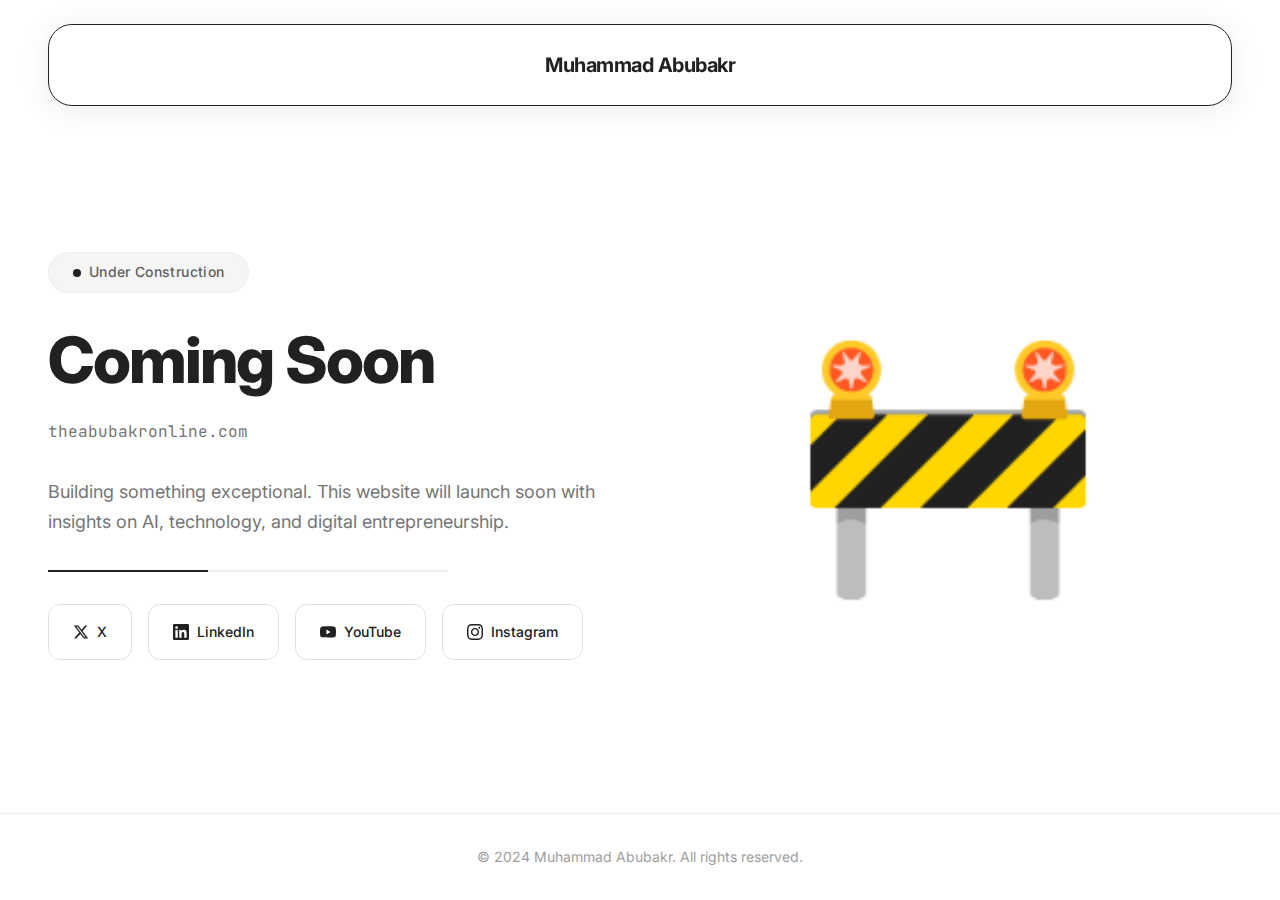
<file: index.html>
<!DOCTYPE html>
<html lang="en">
<head>
    <meta charset="UTF-8">
    <meta name="viewport" content="width=device-width, initial-scale=1.0">
    <title>Under Construction | Muhammad Abubakr — Digital Entrepreneur</title>
    <meta name="description" content="Muhammad Abubakr's website is currently under construction. Coming soon with innovative AI solutions and digital marketing insights.">
    
    <!-- Fonts -->
    <link rel="preconnect" href="https://fonts.googleapis.com">
    <link rel="preconnect" href="https://fonts.gstatic.com" crossorigin>
    <link href="https://fonts.googleapis.com/css2?family=Inter:wght@300;400;500;600;700;800;900&family=JetBrains+Mono:wght@400;500;600&display=swap" rel="stylesheet">
    
    <!-- Favicon -->
    <link rel="icon" type="image/svg+xml" href="data:image/svg+xml,<svg xmlns='http://www.w3.org/2000/svg' viewBox='0 0 100 100'><text y='.9em' font-size='90'>MA</text></svg>">
    
    <style>
        :root {
            /* Colors */
            --white: #FFFFFF;
            --black: #000000;
            --gray-50: #FAFAFA;
            --gray-100: #F5F5F5;
            --gray-200: #EEEEEE;
            --gray-300: #E0E0E0;
            --gray-400: #BDBDBD;
            --gray-500: #9E9E9E;
            --gray-600: #757575;
            --gray-700: #616161;
            --gray-800: #424242;
            --gray-900: #212121;
            
            /* Typography */
            --font-primary: 'Inter', -apple-system, BlinkMacSystemFont, 'Segoe UI', Roboto, sans-serif;
            --font-mono: 'JetBrains Mono', 'Fira Code', monospace;
            
            /* Spacing */
            --space-xs: 0.25rem;
            --space-sm: 0.5rem;
            --space-md: 1rem;
            --space-lg: 1.5rem;
            --space-xl: 2rem;
            --space-2xl: 3rem;
            
            /* Border Radius */
            --radius-lg: 0.75rem;
            --radius-xl: 1rem;
            --radius-2xl: 1.5rem;
            
            /* Shadows */
            --shadow-md: 0 4px 6px -1px rgba(0, 0, 0, 0.1), 0 2px 4px -1px rgba(0, 0, 0, 0.06);
            
            /* Transitions */
            --transition-normal: 300ms ease;
        }

        * {
            margin: 0;
            padding: 0;
            box-sizing: border-box;
        }

        html {
            scroll-behavior: smooth;
            font-size: 16px;
        }

        body {
            font-family: var(--font-primary);
            line-height: 1.6;
            color: var(--gray-900);
            background-color: var(--white);
            -webkit-font-smoothing: antialiased;
            -moz-osx-font-smoothing: grayscale;
            min-height: 100vh;
            display: flex;
            flex-direction: column;
        }

        /* Navigation */
        .nav {
            position: fixed;
            top: 0;
            left: 0;
            right: 0;
            background: rgba(255, 255, 255, 0.95);
            backdrop-filter: blur(24px);
            -webkit-backdrop-filter: blur(24px);
            border: 1px solid var(--gray-900);
            box-shadow: 0 4px 32px rgba(0, 0, 0, 0.08);
            z-index: 1000;
            margin: var(--space-lg) var(--space-2xl) 0;
            border-radius: var(--radius-2xl);
            max-width: calc(100% - var(--space-2xl) * 2);
        }

        .nav-container {
            max-width: 1200px;
            margin: 0 auto;
            padding: var(--space-lg) var(--space-xl);
            display: flex;
            align-items: center;
            justify-content: center;
        }

        .nav-logo .logo-text {
            font-size: 1.25rem;
            font-weight: 700;
            color: var(--gray-900);
            letter-spacing: -0.025em;
        }

        /* Hero Section */
        .hero {
            flex: 1;
            display: flex;
            align-items: center;
            justify-content: center;
            padding: var(--space-2xl);
            margin-top: 100px;
        }

        .hero-container {
            max-width: 1200px;
            width: 100%;
            display: grid;
            grid-template-columns: 1fr 1fr;
            gap: var(--space-2xl);
            align-items: center;
        }

        /* Hero Content */
        .hero-content {
            text-align: left;
        }

        .status-badge {
            display: inline-flex;
            align-items: center;
            gap: var(--space-sm);
            padding: var(--space-sm) var(--space-lg);
            background: var(--gray-100);
            border-radius: var(--radius-2xl);
            margin-bottom: var(--space-xl);
            border: 1px solid var(--gray-200);
        }

        .status-dot {
            width: 8px;
            height: 8px;
            background: var(--gray-900);
            border-radius: 50%;
        }

        .status-text {
            font-size: 0.875rem;
            font-weight: 500;
            color: var(--gray-700);
            letter-spacing: 0.025em;
        }

        .hero-title {
            font-size: clamp(2.5rem, 5vw, 4rem);
            font-weight: 800;
            color: var(--gray-900);
            letter-spacing: -0.03em;
            line-height: 1.1;
            margin-bottom: var(--space-lg);
        }

        .domain-text {
            font-family: var(--font-mono);
            font-size: 1rem;
            color: var(--gray-600);
            margin-bottom: var(--space-xl);
        }

        .hero-description {
            font-size: 1.125rem;
            line-height: 1.7;
            color: var(--gray-600);
            margin-bottom: var(--space-xl);
        }

        /* Progress Bar */
        .progress-bar {
            width: 100%;
            max-width: 400px;
            height: 2px;
            background: var(--gray-200);
            position: relative;
            overflow: hidden;
            margin-bottom: var(--space-xl);
        }

        .progress-fill {
            position: absolute;
            top: 0;
            left: 0;
            height: 100%;
            width: 40%;
            background: var(--gray-900);
            animation: loading 2s ease-in-out infinite;
        }

        @keyframes loading {
            0% {
                transform: translateX(-100%);
            }
            50% {
                transform: translateX(250%);
            }
            100% {
                transform: translateX(-100%);
            }
        }

        /* Social Links */
        .social-links {
            display: flex;
            gap: var(--space-md);
            flex-wrap: wrap;
        }

        .social-link {
            display: inline-flex;
            align-items: center;
            gap: var(--space-sm);
            padding: var(--space-md) var(--space-lg);
            background: var(--white);
            border: 1px solid var(--gray-300);
            border-radius: var(--radius-lg);
            color: var(--gray-900);
            text-decoration: none;
            font-size: 0.875rem;
            font-weight: 500;
            transition: all var(--transition-normal);
        }

        .social-link:hover {
            border-color: var(--gray-900);
            transform: translateY(-2px);
            box-shadow: var(--shadow-md);
        }

        .social-link svg {
            width: 16px;
            height: 16px;
        }

        /* Hero Visual */
        .hero-visual {
            display: flex;
            align-items: center;
            justify-content: center;
            position: relative;
        }

        .construction-icon {
            font-size: 250px;
            line-height: 1;
            animation: bounce 2s infinite ease-in-out;
        }

        @keyframes bounce {
            0%, 100% {
                transform: translateY(0);
            }
            50% {
                transform: translateY(-20px);
            }
        }

        /* Footer */
        .footer {
            text-align: center;
            padding: var(--space-xl);
            font-size: 0.875rem;
            color: var(--gray-500);
            border-top: 1px solid var(--gray-200);
        }

        /* Responsive - Tablet */
        @media (max-width: 968px) {
            .nav {
                margin: var(--space-md) var(--space-lg) 0;
                max-width: calc(100% - var(--space-lg) * 2);
            }

            .nav-container {
                padding: var(--space-md) var(--space-lg);
            }

            .nav-logo .logo-text {
                font-size: 1.125rem;
            }

            .hero {
                margin-top: 90px;
                padding: var(--space-xl);
            }

            .hero-container {
                grid-template-columns: 1fr;
                gap: var(--space-2xl);
            }

            .hero-content {
                text-align: center;
            }

            .status-badge {
                margin-left: auto;
                margin-right: auto;
            }

            .hero-title {
                font-size: 2.5rem;
            }

            .hero-description {
                font-size: 1rem;
            }

            .progress-bar {
                margin-left: auto;
                margin-right: auto;
            }

            .social-links {
                justify-content: center;
            }

            .construction-icon {
                font-size: 180px;
            }

            .hero-visual {
                order: -1;
            }
        }

        /* Responsive - Mobile */
        @media (max-width: 640px) {
            .nav {
                margin: var(--space-sm) var(--space-md) 0;
                max-width: calc(100% - var(--space-md) * 2);
                border-radius: var(--radius-xl);
            }

            .nav-container {
                padding: var(--space-md);
            }

            .nav-logo .logo-text {
                font-size: 1rem;
            }

            .hero {
                margin-top: 70px;
                padding: var(--space-lg);
                min-height: calc(100vh - 70px);
            }

            .hero-container {
                gap: var(--space-xl);
            }

            .status-badge {
                padding: var(--space-sm) var(--space-md);
                margin-bottom: var(--space-lg);
            }

            .status-text {
                font-size: 0.8125rem;
            }

            .hero-title {
                font-size: 2rem;
                margin-bottom: var(--space-md);
            }

            .domain-text {
                font-size: 0.875rem;
                margin-bottom: var(--space-lg);
            }

            .hero-description {
                font-size: 0.9375rem;
                line-height: 1.6;
                margin-bottom: var(--space-lg);
            }

            .progress-bar {
                max-width: 280px;
                margin-bottom: var(--space-lg);
            }

            .construction-icon {
                font-size: 120px;
            }

            .social-links {
                flex-direction: column;
                width: 100%;
                gap: var(--space-sm);
            }

            .social-link {
                width: 100%;
                justify-content: center;
                padding: var(--space-md);
                font-size: 0.9375rem;
                /* Better touch targets for mobile */
                min-height: 48px;
            }

            .footer {
                padding: var(--space-lg) var(--space-md);
                font-size: 0.8125rem;
            }
        }

        /* Extra Small Devices */
        @media (max-width: 380px) {
            .nav-logo .logo-text {
                font-size: 0.9375rem;
            }

            .hero {
                padding: var(--space-md);
            }

            .hero-title {
                font-size: 1.75rem;
            }

            .construction-icon {
                font-size: 100px;
            }

            .hero-description {
                font-size: 0.875rem;
            }

            .social-link {
                font-size: 0.875rem;
                padding: var(--space-sm) var(--space-md);
            }

            .social-link svg {
                width: 14px;
                height: 14px;
            }
        }

        /* Landscape Mobile */
        @media (max-width: 968px) and (orientation: landscape) {
            .hero {
                margin-top: 70px;
                min-height: auto;
            }

            .hero-container {
                grid-template-columns: 1fr 1fr;
                gap: var(--space-lg);
            }

            .hero-content {
                text-align: left;
            }

            .status-badge {
                margin-left: 0;
                margin-right: 0;
            }

            .progress-bar {
                margin-left: 0;
                margin-right: 0;
            }

            .social-links {
                justify-content: flex-start;
                flex-direction: row;
            }

            .social-link {
                width: auto;
            }

            .construction-icon {
                font-size: 120px;
            }

            .hero-visual {
                order: 0;
            }
        }

        /* Improve performance on mobile */
        @media (prefers-reduced-motion: reduce) {
            * {
                animation-duration: 0.01ms !important;
                animation-iteration-count: 1 !important;
                transition-duration: 0.01ms !important;
            }
        }
    </style>
</head>
<body>
    <!-- Navigation -->
    <nav class="nav">
        <div class="nav-container">
            <div class="nav-logo">
                <span class="logo-text">Muhammad Abubakr</span>
            </div>
        </div>
    </nav>

    <!-- Hero Section -->
    <section class="hero">
        <div class="hero-container">
            <div class="hero-content">
                <div class="status-badge">
                    <span class="status-dot"></span>
                    <span class="status-text">Under Construction</span>
                </div>

                <h1 class="hero-title">Coming Soon</h1>

                <div class="domain-text">theabubakronline.com</div>

                <p class="hero-description">
                    Building something exceptional. This website will launch soon with 
                    insights on AI, technology, and digital entrepreneurship.
                </p>

                <div class="progress-bar">
                    <div class="progress-fill"></div>
                </div>

                <div class="social-links">
                    <a href="https://x.com/abubakrlearns" class="social-link" target="_blank" rel="noopener">
                        <svg viewBox="0 0 24 24" fill="currentColor">
                            <path d="M18.244 2.25h3.308l-7.227 8.26 8.502 11.24H16.17l-5.214-6.817L4.99 21.75H1.68l7.73-8.835L1.254 2.25H8.08l4.713 6.231zm-1.161 17.52h1.833L7.084 4.126H5.117z"/>
                        </svg>
                        <span>X</span>
                    </a>
                    <a href="https://linkedin.com/in/abubakrlearns" class="social-link" target="_blank" rel="noopener">
                        <svg viewBox="0 0 24 24" fill="currentColor">
                            <path d="M20.447 20.452H16.893V14.883C16.893 13.555 16.866 11.846 15.041 11.846C13.188 11.846 12.905 13.291 12.905 14.785V20.452H9.351V9H12.765V10.561H12.811C13.288 9.661 14.448 8.711 16.181 8.711C19.782 8.711 20.448 11.081 20.448 14.166V20.452H20.447ZM5.337 7.433C4.193 7.433 3.274 6.507 3.274 5.366C3.274 4.224 4.194 3.299 5.337 3.299C6.477 3.299 7.401 4.224 7.401 5.366C7.401 6.507 6.476 7.433 5.337 7.433ZM7.119 20.452H3.555V9H7.119V20.452ZM22.225 0H1.771C0.792 0 0 0.774 0 1.729V22.271C0 23.227 0.792 24 1.771 24H22.222C23.2 24 24 23.227 24 22.271V1.729C24 0.774 23.2 0 22.222 0H22.225Z"/>
                        </svg>
                        <span>LinkedIn</span>
                    </a>
                    <a href="https://youtube.com/@abubakrlearns" class="social-link" target="_blank" rel="noopener">
                        <svg viewBox="0 0 24 24" fill="currentColor">
                            <path d="M23.498 6.186a3.016 3.016 0 0 0-2.122-2.136C19.505 3.545 12 3.545 12 3.545s-7.505 0-9.377.505A3.017 3.017 0 0 0 .502 6.186C0 8.07 0 12 0 12s0 3.93.502 5.814a3.016 3.016 0 0 0 2.122 2.136c1.871.505 9.376.505 9.376.505s7.505 0 9.377-.505a3.015 3.015 0 0 0 2.122-2.136C24 15.93 24 12 24 12s0-3.93-.502-5.814zM9.545 15.568V8.432L15.818 12l-6.273 3.568z"/>
                        </svg>
                        <span>YouTube</span>
                    </a>
                    <a href="https://instagram.com/abubakrlearns" class="social-link" target="_blank" rel="noopener">
                        <svg viewBox="0 0 24 24" fill="currentColor">
                            <path d="M12 2.163c3.204 0 3.584.012 4.85.07 3.252.148 4.771 1.691 4.919 4.919.058 1.265.069 1.645.069 4.849 0 3.205-.012 3.584-.069 4.849-.149 3.225-1.664 4.771-4.919 4.919-1.266.058-1.644.07-4.85.07-3.204 0-3.584-.012-4.849-.07-3.26-.149-4.771-1.699-4.919-4.92-.058-1.265-.07-1.644-.07-4.849 0-3.204.013-3.583.07-4.849.149-3.227 1.664-4.771 4.919-4.919 1.266-.057 1.645-.069 4.849-.069zm0-2.163c-3.259 0-3.667.014-4.947.072-4.358.2-6.78 2.618-6.98 6.98-.059 1.281-.073 1.689-.073 4.948 0 3.259.014 3.668.072 4.948.2 4.358 2.618 6.78 6.98 6.98 1.281.058 1.689.072 4.948.072 3.259 0 3.668-.014 4.948-.072 4.354-.2 6.782-2.618 6.979-6.98.059-1.28.073-1.689.073-4.948 0-3.259-.014-3.667-.072-4.947-.196-4.354-2.617-6.78-6.979-6.98-1.281-.059-1.69-.073-4.949-.073zm0 5.838c-3.403 0-6.162 2.759-6.162 6.162s2.759 6.163 6.162 6.163 6.162-2.759 6.162-6.163c0-3.403-2.759-6.162-6.162-6.162zm0 10.162c-2.209 0-4-1.79-4-4 0-2.209 1.791-4 4-4s4 1.791 4 4c0 2.21-1.791 4-4 4zm6.406-11.845c-.796 0-1.441.645-1.441 1.44s.645 1.44 1.441 1.44c.795 0 1.439-.645 1.439-1.44s-.644-1.44-1.439-1.44z"/>
                        </svg>
                        <span>Instagram</span>
                    </a>
                </div>
            </div>

            <div class="hero-visual">
                <div class="construction-icon">🚧</div>
            </div>
        </div>
    </section>

    <!-- Footer -->
    <footer class="footer">
        <p>© 2024 Muhammad Abubakr. All rights reserved.</p>
    </footer>
</body>
</html>
</file>
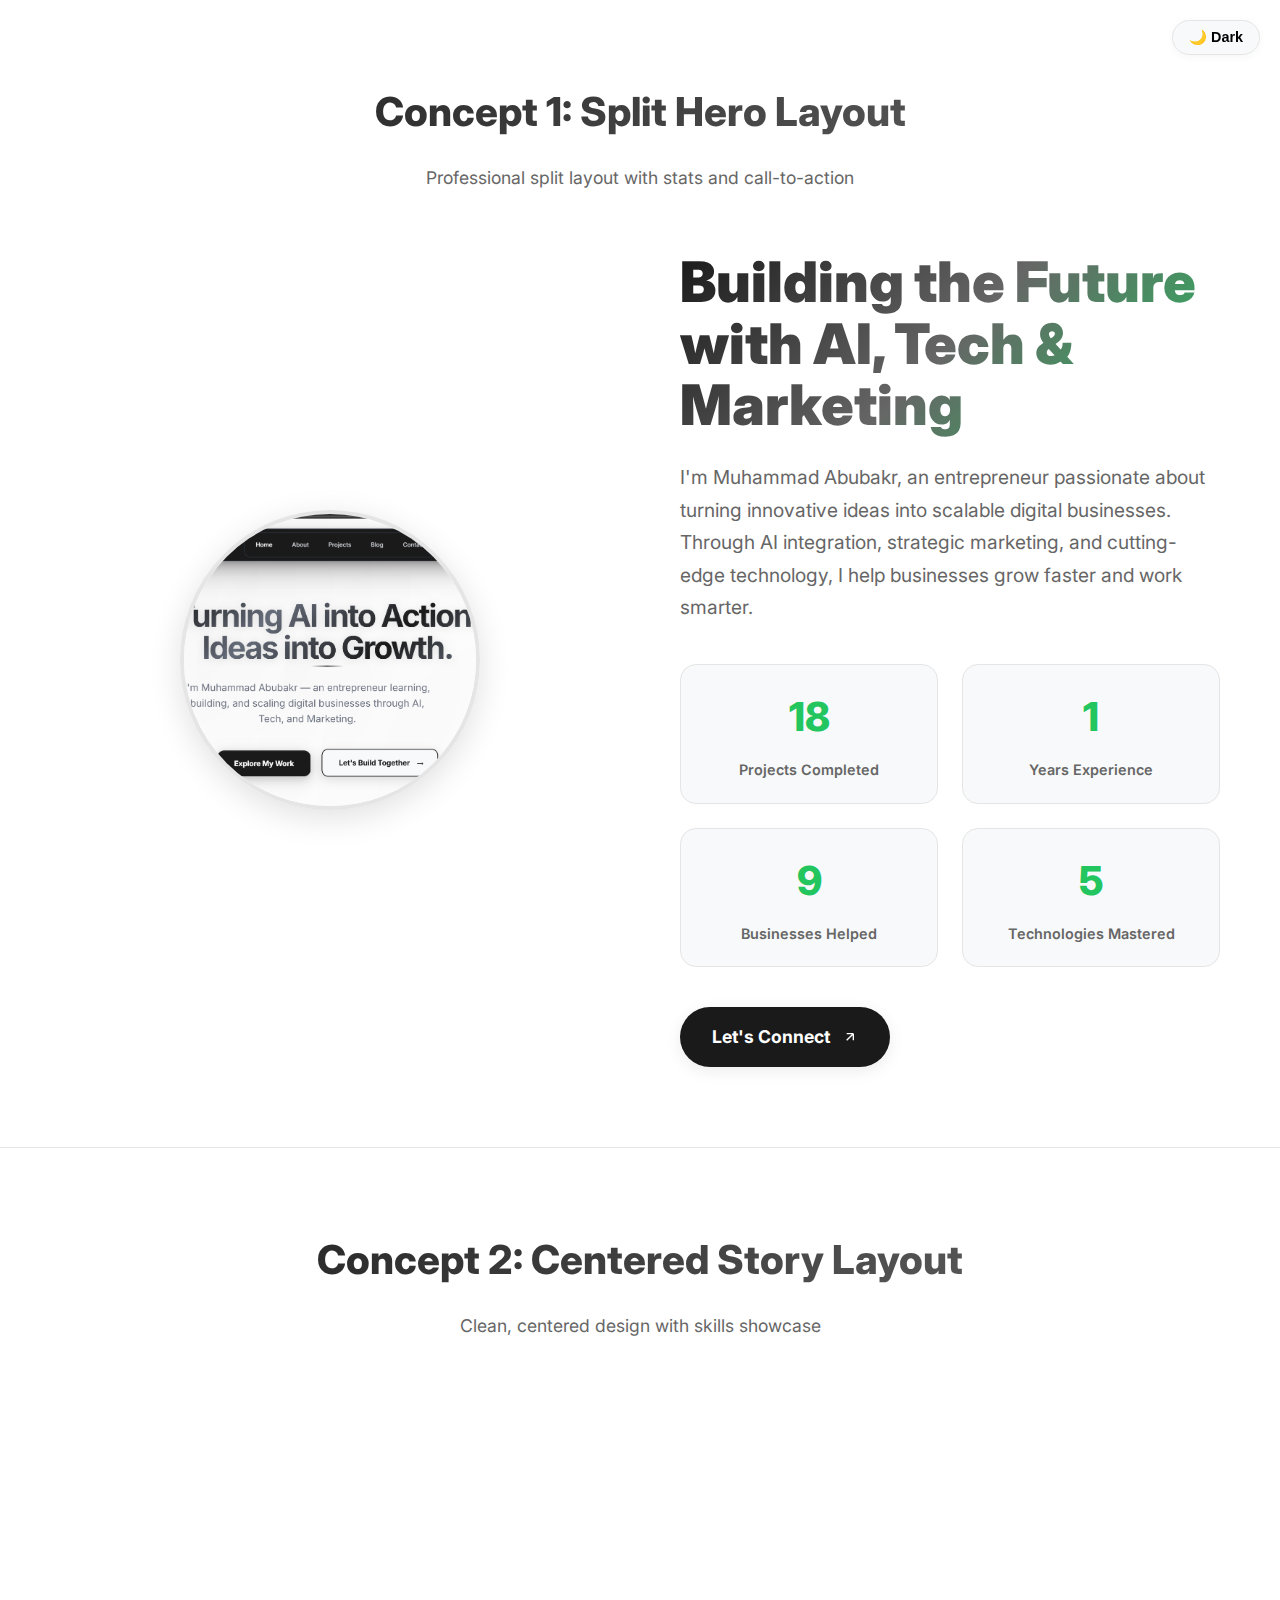
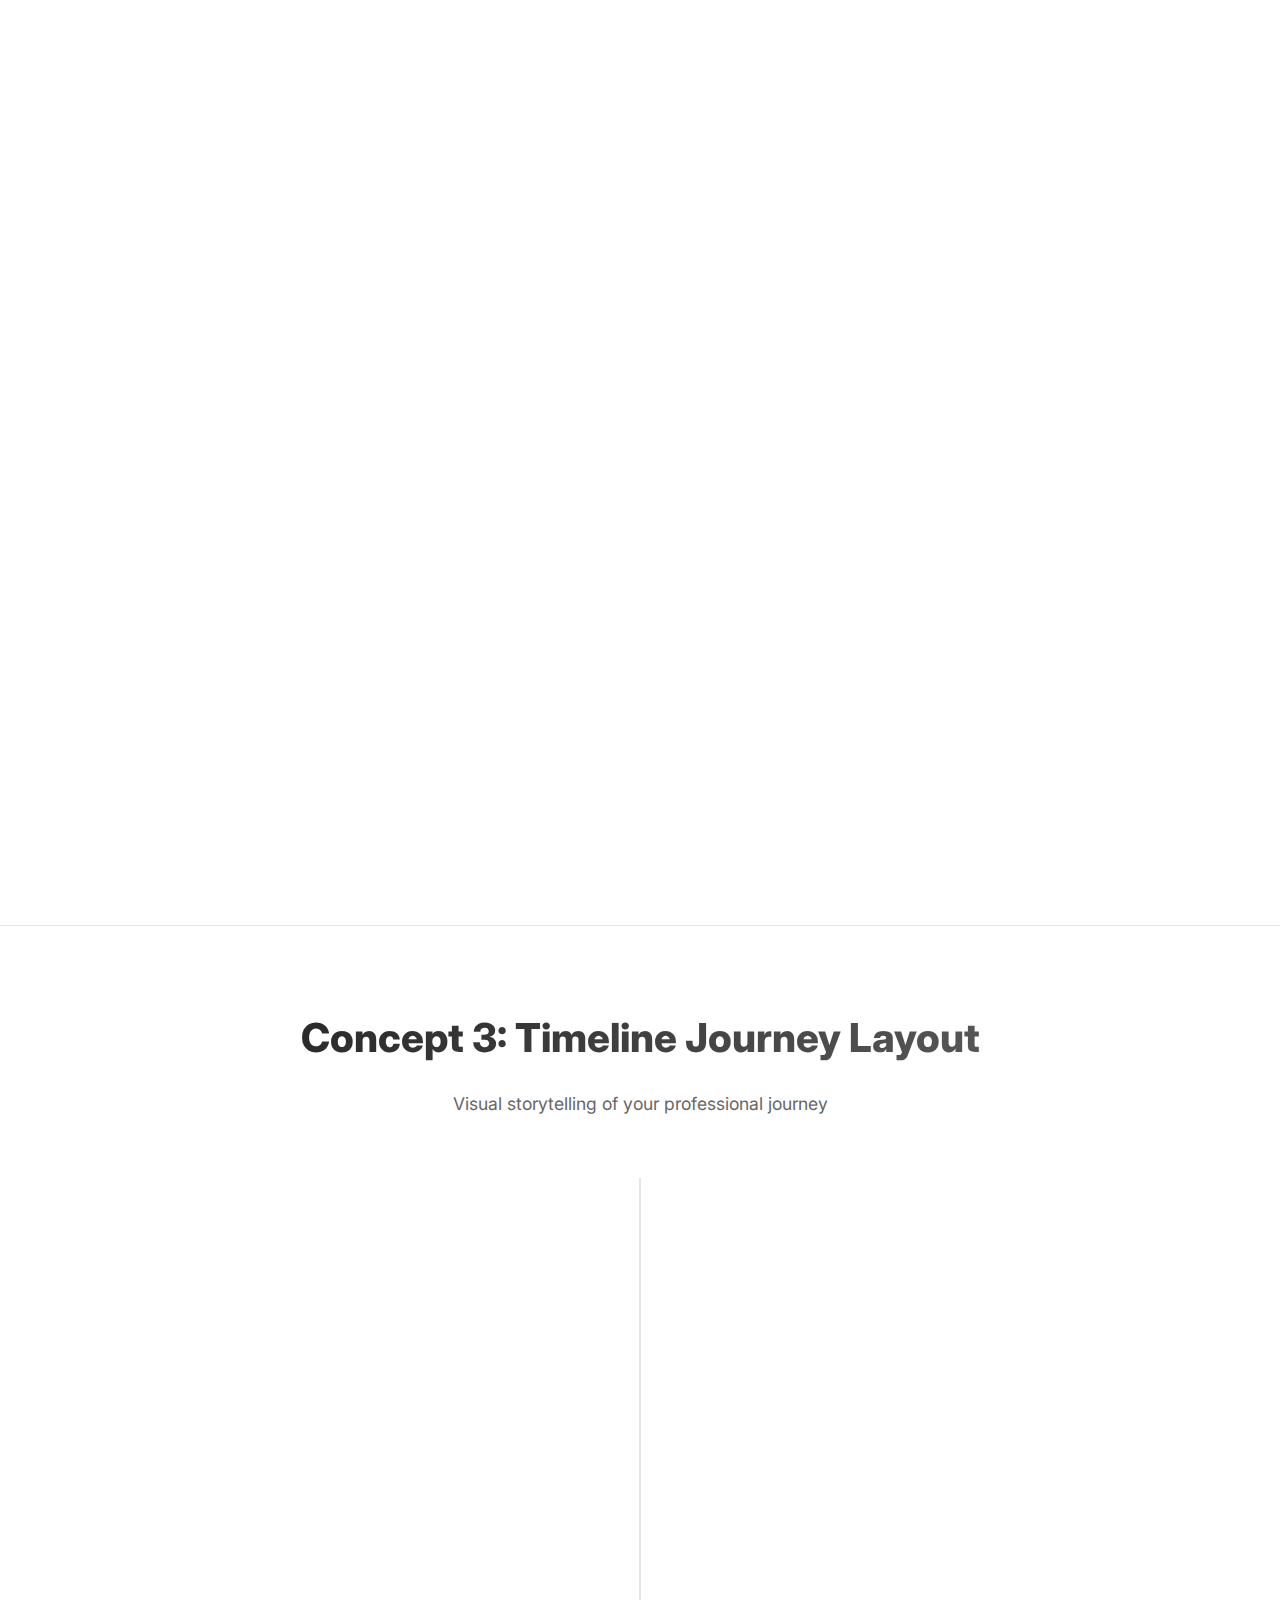
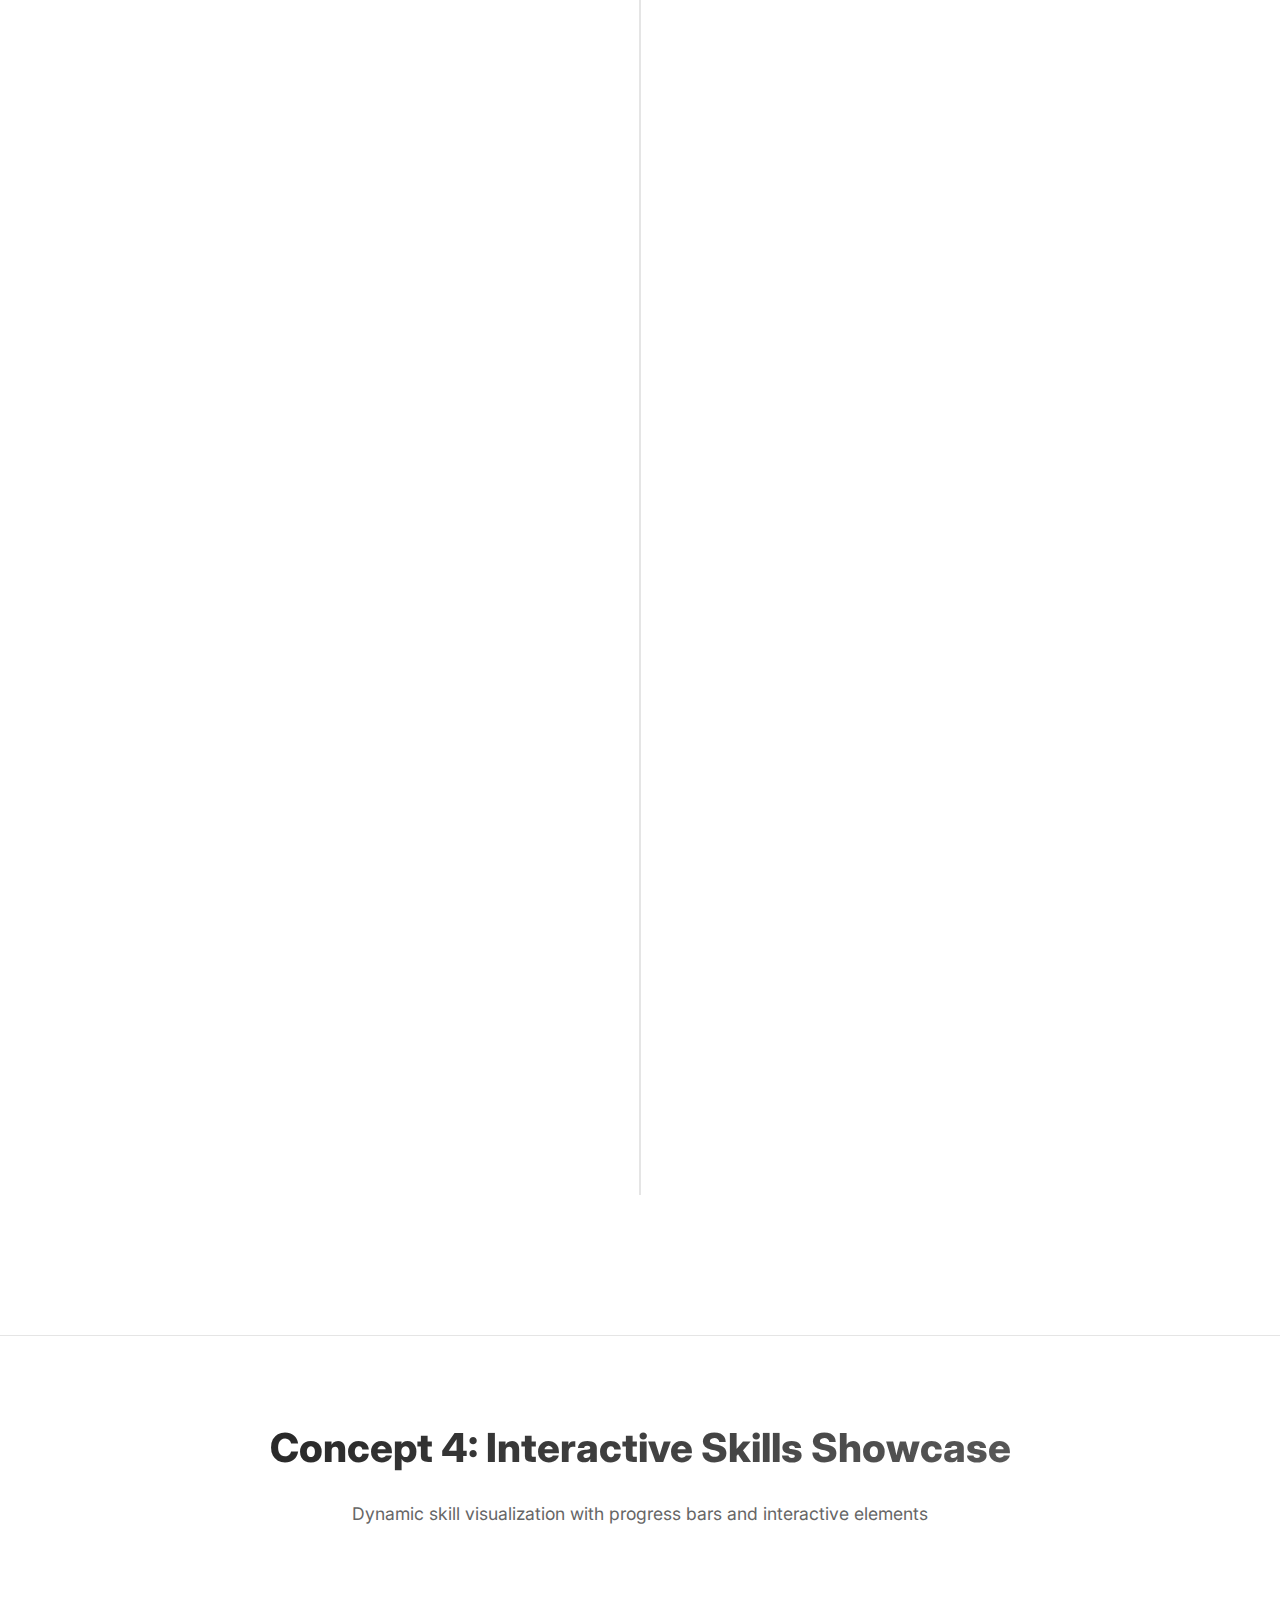
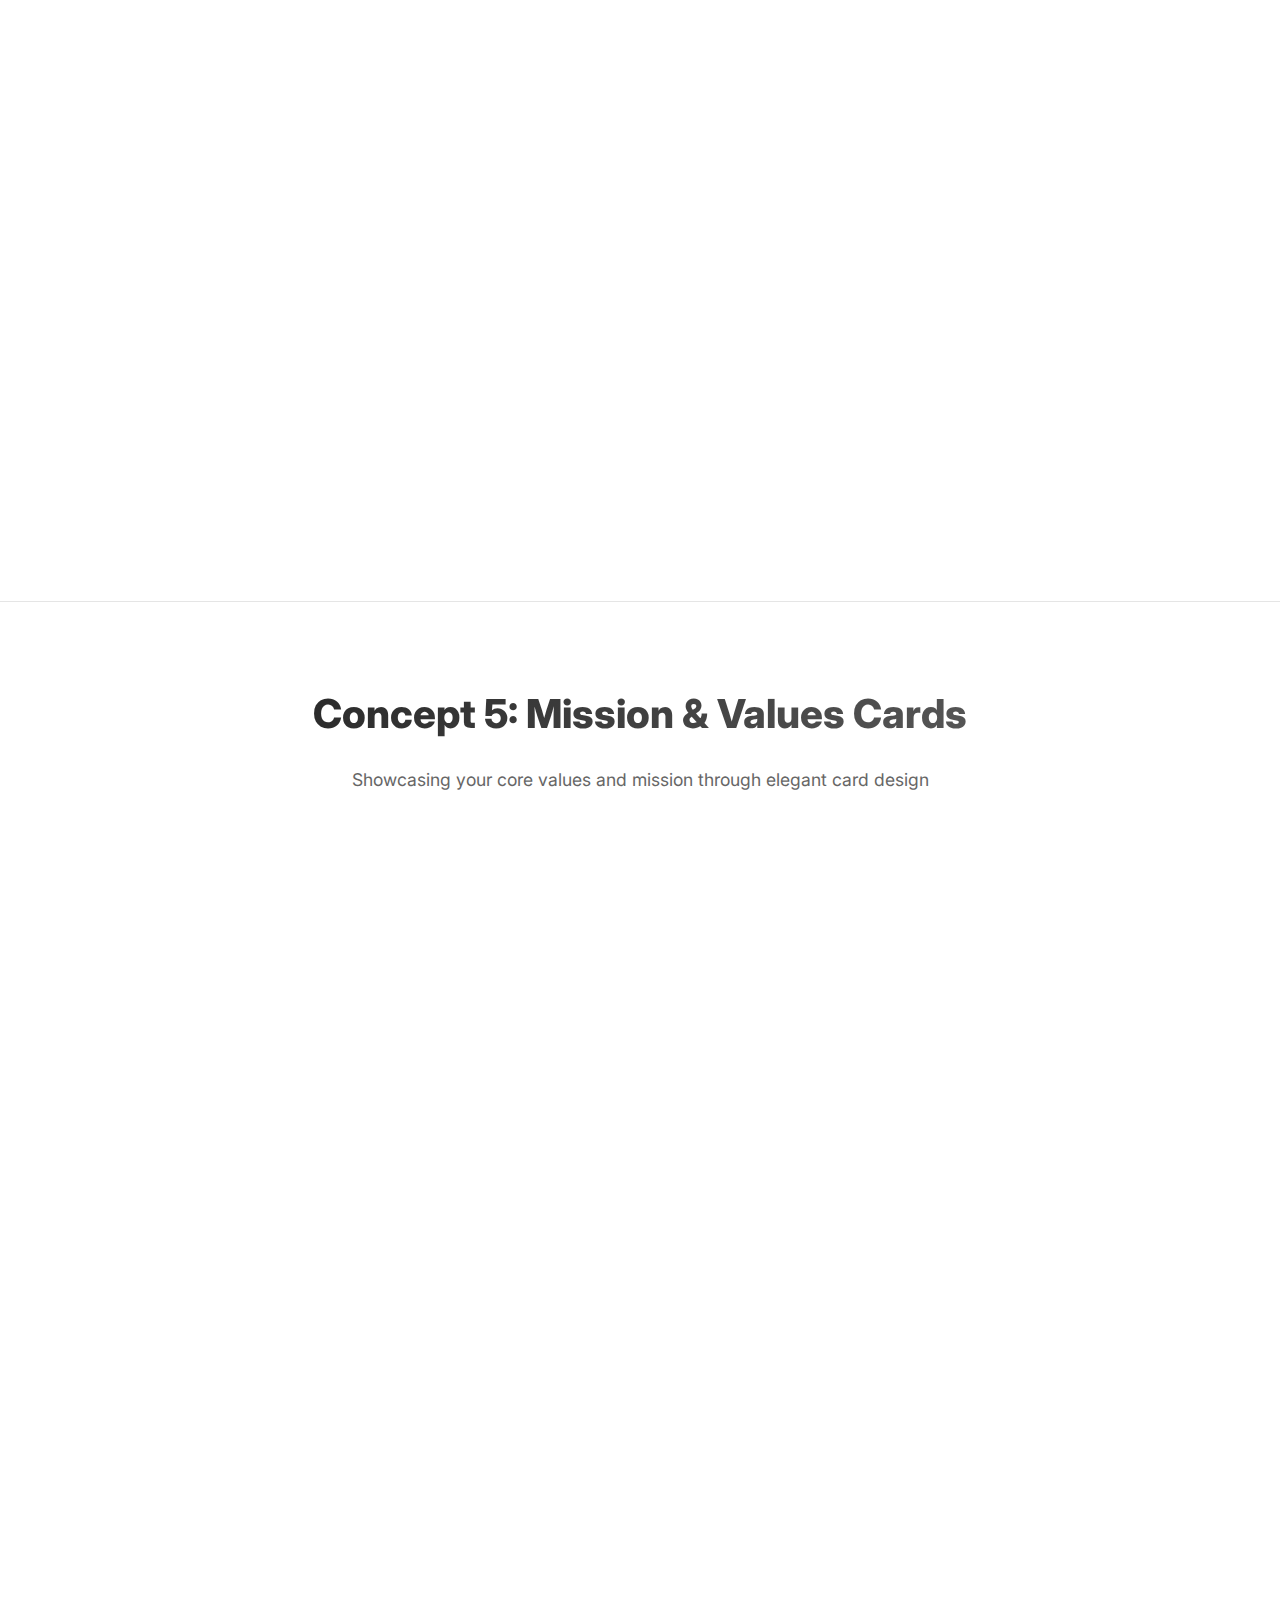
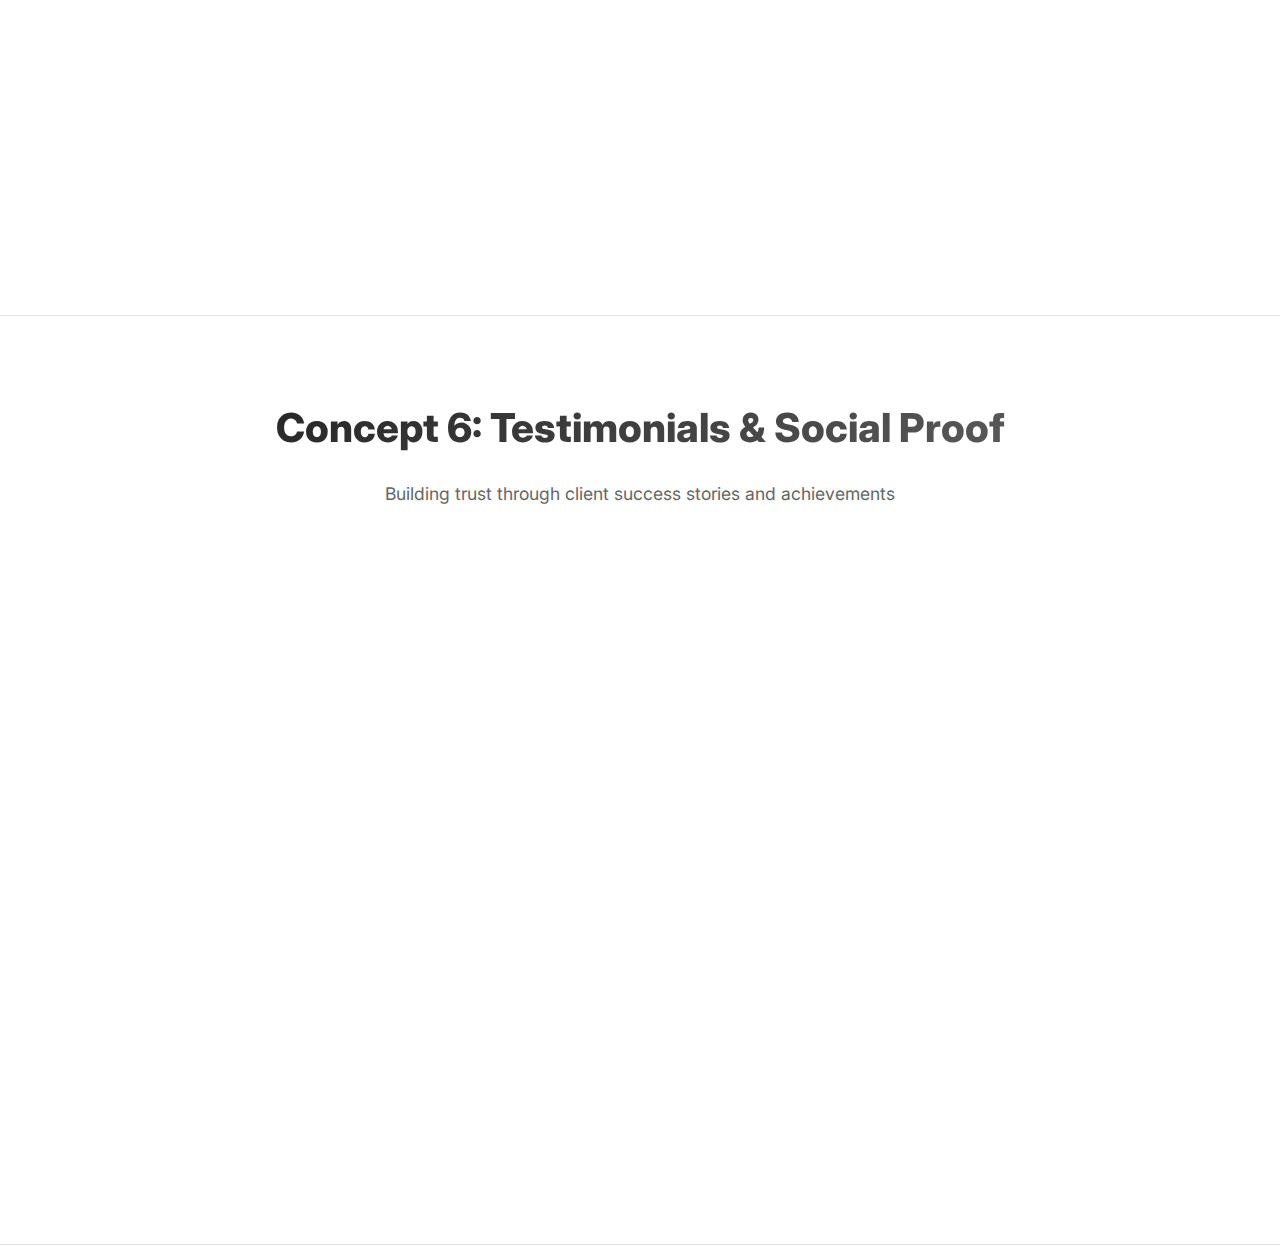
<file: about-section-test.html>
<!DOCTYPE html>
<html lang="en">
<head>
    <meta charset="UTF-8">
    <meta name="viewport" content="width=device-width, initial-scale=1.0">
    <title>About Section Test - Muhammad Abubakr</title>
    
    <!-- Fonts -->
    <link rel="preconnect" href="https://fonts.googleapis.com">
    <link rel="preconnect" href="https://fonts.gstatic.com" crossorigin>
    <link href="https://fonts.googleapis.com/css2?family=Inter:wght@300;400;500;600;700;800;900&display=swap" rel="stylesheet">
    
    <style>
        :root {
            --bg-primary: #ffffff;
            --bg-secondary: #f8f9fa;
            --text-primary: #1a1a1a;
            --text-secondary: #666666;
            --text-muted: #999999;
            --border-color: #e5e5e5;
            --shadow-light: 0 2px 8px rgba(0, 0, 0, 0.04);
            --shadow-medium: 0 4px 16px rgba(0, 0, 0, 0.08);
            --shadow-heavy: 0 8px 32px rgba(0, 0, 0, 0.12);
            --accent-color: #22c55e;
            --transition: all 0.3s cubic-bezier(0.4, 0, 0.2, 1);
        }

        [data-theme="dark"] {
            --bg-primary: #0a0a0a;
            --bg-secondary: #1a1a1a;
            --text-primary: #ffffff;
            --text-secondary: #cccccc;
            --text-muted: #999999;
            --border-color: #333333;
            --shadow-light: 0 2px 8px rgba(0, 0, 0, 0.2);
            --shadow-medium: 0 4px 16px rgba(0, 0, 0, 0.3);
            --shadow-heavy: 0 8px 32px rgba(0, 0, 0, 0.4);
        }

        * {
            margin: 0;
            padding: 0;
            box-sizing: border-box;
        }

        body {
            font-family: 'Inter', -apple-system, BlinkMacSystemFont, sans-serif;
            background: var(--bg-primary);
            color: var(--text-primary);
            line-height: 1.6;
            transition: var(--transition);
        }

        .container {
            max-width: 1200px;
            margin: 0 auto;
            padding: 0 20px;
        }

        .section {
            padding: 80px 0;
            border-bottom: 1px solid var(--border-color);
        }

        .section:last-child {
            border-bottom: none;
        }

        .section-title {
            text-align: center;
            font-size: 2.5rem;
            font-weight: 800;
            margin-bottom: 20px;
            background: linear-gradient(135deg, var(--text-primary) 0%, var(--text-secondary) 100%);
            -webkit-background-clip: text;
            -webkit-text-fill-color: transparent;
            background-clip: text;
        }

        .section-subtitle {
            text-align: center;
            font-size: 1.1rem;
            color: var(--text-secondary);
            margin-bottom: 60px;
            max-width: 600px;
            margin-left: auto;
            margin-right: auto;
        }

        /* Theme Toggle */
        .theme-toggle {
            position: fixed;
            top: 20px;
            right: 20px;
            z-index: 1000;
            background: var(--bg-secondary);
            border: 1px solid var(--border-color);
            border-radius: 50px;
            padding: 8px 16px;
            cursor: pointer;
            font-size: 0.9rem;
            font-weight: 600;
            transition: var(--transition);
            box-shadow: var(--shadow-light);
        }

        .theme-toggle:hover {
            transform: translateY(-2px);
            box-shadow: var(--shadow-medium);
        }

        /* Concept 1: Split Hero Layout */
        .about-split {
            display: grid;
            grid-template-columns: 1fr 1fr;
            gap: 80px;
            align-items: center;
            min-height: 600px;
        }

        .about-image {
            position: relative;
            display: flex;
            justify-content: center;
            align-items: center;
        }

        .profile-image {
            width: 300px;
            height: 300px;
            border-radius: 50%;
            object-fit: cover;
            border: 4px solid var(--border-color);
            box-shadow: var(--shadow-heavy);
            transition: var(--transition);
            animation: float 6s ease-in-out infinite;
        }

        .profile-image:hover {
            transform: scale(1.05);
            box-shadow: 0 20px 60px rgba(0, 0, 0, 0.15);
        }

        @keyframes float {
            0%, 100% { transform: translateY(0px); }
            50% { transform: translateY(-10px); }
        }

        .about-content h1 {
            font-size: 3.5rem;
            font-weight: 900;
            line-height: 1.1;
            margin-bottom: 24px;
            background: linear-gradient(135deg, var(--text-primary) 0%, var(--text-secondary) 50%, var(--accent-color) 100%);
            -webkit-background-clip: text;
            -webkit-text-fill-color: transparent;
            background-clip: text;
        }

        .about-content p {
            font-size: 1.2rem;
            color: var(--text-secondary);
            margin-bottom: 40px;
            line-height: 1.7;
        }

        .stats-grid {
            display: grid;
            grid-template-columns: repeat(2, 1fr);
            gap: 24px;
            margin-bottom: 40px;
        }

        .stat-item {
            text-align: center;
            padding: 20px;
            background: var(--bg-secondary);
            border-radius: 16px;
            border: 1px solid var(--border-color);
            transition: var(--transition);
        }

        .stat-item:hover {
            transform: translateY(-4px);
            box-shadow: var(--shadow-medium);
        }

        .stat-number {
            font-size: 2.5rem;
            font-weight: 800;
            color: var(--accent-color);
            display: block;
            margin-bottom: 8px;
        }

        .stat-label {
            font-size: 0.9rem;
            color: var(--text-secondary);
            font-weight: 600;
        }

        .cta-button {
            display: inline-flex;
            align-items: center;
            gap: 12px;
            background: var(--text-primary);
            color: var(--bg-primary);
            padding: 16px 32px;
            border-radius: 50px;
            text-decoration: none;
            font-weight: 700;
            font-size: 1.1rem;
            transition: var(--transition);
            box-shadow: var(--shadow-medium);
        }

        .cta-button:hover {
            transform: translateY(-3px);
            box-shadow: var(--shadow-heavy);
        }

        /* Concept 2: Centered Story Layout */
        .about-centered {
            text-align: center;
            max-width: 800px;
            margin: 0 auto;
        }

        .centered-image {
            width: 200px;
            height: 200px;
            border-radius: 50%;
            object-fit: cover;
            margin: 0 auto 40px;
            border: 4px solid var(--border-color);
            box-shadow: var(--shadow-heavy);
            transition: var(--transition);
        }

        .centered-image:hover {
            transform: scale(1.05);
        }

        .skills-grid {
            display: grid;
            grid-template-columns: repeat(auto-fit, minmax(200px, 1fr));
            gap: 24px;
            margin: 60px 0;
        }

        .skill-card {
            background: var(--bg-secondary);
            padding: 32px 24px;
            border-radius: 20px;
            border: 1px solid var(--border-color);
            text-align: center;
            transition: var(--transition);
            position: relative;
            overflow: hidden;
        }

        .skill-card::before {
            content: '';
            position: absolute;
            top: 0;
            left: 0;
            right: 0;
            height: 4px;
            background: linear-gradient(90deg, var(--accent-color), #3b82f6, #8b5cf6);
        }

        .skill-card:hover {
            transform: translateY(-8px);
            box-shadow: var(--shadow-heavy);
        }

        .skill-icon {
            font-size: 2.5rem;
            margin-bottom: 16px;
            display: block;
        }

        .skill-title {
            font-size: 1.2rem;
            font-weight: 700;
            margin-bottom: 12px;
            color: var(--text-primary);
        }

        .skill-desc {
            font-size: 0.9rem;
            color: var(--text-secondary);
            line-height: 1.5;
        }

        /* Concept 3: Timeline Journey Layout */
        .timeline {
            position: relative;
            max-width: 800px;
            margin: 0 auto;
        }

        .timeline::before {
            content: '';
            position: absolute;
            left: 50%;
            top: 0;
            bottom: 0;
            width: 2px;
            background: var(--border-color);
            transform: translateX(-50%);
        }

        .timeline-item {
            position: relative;
            margin-bottom: 60px;
            width: 50%;
            padding: 0 40px;
        }

        .timeline-item:nth-child(odd) {
            left: 0;
            text-align: right;
        }

        .timeline-item:nth-child(even) {
            left: 50%;
            text-align: left;
        }

        .timeline-content {
            background: var(--bg-secondary);
            padding: 32px;
            border-radius: 20px;
            border: 1px solid var(--border-color);
            box-shadow: var(--shadow-light);
            transition: var(--transition);
            position: relative;
        }

        .timeline-content:hover {
            transform: translateY(-4px);
            box-shadow: var(--shadow-medium);
        }

        .timeline-content::before {
            content: '';
            position: absolute;
            top: 50%;
            width: 0;
            height: 0;
            border: 12px solid transparent;
        }

        .timeline-item:nth-child(odd) .timeline-content::before {
            right: -24px;
            border-left-color: var(--bg-secondary);
        }

        .timeline-item:nth-child(even) .timeline-content::before {
            left: -24px;
            border-right-color: var(--bg-secondary);
        }

        .timeline-year {
            font-size: 1.1rem;
            font-weight: 700;
            color: var(--accent-color);
            margin-bottom: 8px;
        }

        .timeline-title {
            font-size: 1.3rem;
            font-weight: 700;
            margin-bottom: 12px;
            color: var(--text-primary);
        }

        .timeline-desc {
            color: var(--text-secondary);
            line-height: 1.6;
        }

        .timeline-dot {
            position: absolute;
            top: 50%;
            width: 16px;
            height: 16px;
            background: var(--accent-color);
            border-radius: 50%;
            transform: translateY(-50%);
            z-index: 2;
        }

        .timeline-item:nth-child(odd) .timeline-dot {
            right: -8px;
        }

        .timeline-item:nth-child(even) .timeline-dot {
            left: -8px;
        }

        /* Responsive Design */
        @media (max-width: 768px) {
            .about-split {
                grid-template-columns: 1fr;
                gap: 40px;
                text-align: center;
            }

            .about-content h1 {
                font-size: 2.5rem;
            }

            .stats-grid {
                grid-template-columns: 1fr;
            }

            .timeline::before {
                left: 20px;
            }

            .timeline-item {
                width: 100%;
                left: 0 !important;
                text-align: left !important;
                padding-left: 60px;
            }

            .timeline-dot {
                left: 12px !important;
            }

            .timeline-content::before {
                left: -24px !important;
                border-right-color: var(--bg-secondary) !important;
                border-left-color: transparent !important;
            }
        }

        @media (max-width: 480px) {
            .section {
                padding: 40px 0;
            }

            .section-title {
                font-size: 2rem;
            }

            .about-content h1 {
                font-size: 2rem;
            }

            .profile-image {
                width: 200px;
                height: 200px;
            }

            .centered-image {
                width: 150px;
                height: 150px;
            }

            .skills-grid {
                grid-template-columns: 1fr;
            }
        }

        /* Animation Classes */
        .fade-in {
            opacity: 0;
            transform: translateY(30px);
            transition: all 0.8s cubic-bezier(0.4, 0, 0.2, 1);
        }

        .fade-in.visible {
            opacity: 1;
            transform: translateY(0);
        }

        .slide-in-left {
            opacity: 0;
            transform: translateX(-50px);
            transition: all 0.8s cubic-bezier(0.4, 0, 0.2, 1);
        }

        .slide-in-left.visible {
            opacity: 1;
            transform: translateX(0);
        }

        .slide-in-right {
            opacity: 0;
            transform: translateX(50px);
            transition: all 0.8s cubic-bezier(0.4, 0, 0.2, 1);
        }

        .slide-in-right.visible {
            opacity: 1;
            transform: translateX(0);
        }

        /* Concept 4: Interactive Skills Showcase */
        .interactive-skills {
            max-width: 1000px;
            margin: 0 auto;
        }

        .skills-hero {
            display: grid;
            grid-template-columns: 200px 1fr;
            gap: 40px;
            align-items: center;
            margin-bottom: 60px;
        }

        .skills-profile {
            width: 200px;
            height: 200px;
            border-radius: 50%;
            object-fit: cover;
            border: 4px solid var(--border-color);
            box-shadow: var(--shadow-heavy);
            transition: var(--transition);
        }

        .skills-profile:hover {
            transform: scale(1.05);
        }

        .skills-intro h1 {
            font-size: 2.5rem;
            font-weight: 800;
            margin-bottom: 20px;
            background: linear-gradient(135deg, var(--text-primary) 0%, var(--accent-color) 100%);
            -webkit-background-clip: text;
            -webkit-text-fill-color: transparent;
            background-clip: text;
        }

        .skills-container {
            display: grid;
            grid-template-columns: repeat(auto-fit, minmax(300px, 1fr));
            gap: 40px;
        }

        .skill-category {
            background: var(--bg-secondary);
            padding: 32px;
            border-radius: 20px;
            border: 1px solid var(--border-color);
            transition: var(--transition);
        }

        .skill-category:hover {
            transform: translateY(-8px);
            box-shadow: var(--shadow-heavy);
        }

        .category-header {
            display: flex;
            align-items: center;
            gap: 16px;
            margin-bottom: 24px;
        }

        .category-icon {
            font-size: 2rem;
        }

        .category-header h3 {
            font-size: 1.3rem;
            font-weight: 700;
            color: var(--text-primary);
        }

        .skill-items {
            display: flex;
            flex-direction: column;
            gap: 20px;
        }

        .skill-bar {
            display: flex;
            align-items: center;
            gap: 16px;
        }

        .skill-name {
            min-width: 120px;
            font-weight: 600;
            color: var(--text-primary);
        }

        .progress-bar {
            flex: 1;
            height: 8px;
            background: var(--border-color);
            border-radius: 4px;
            overflow: hidden;
        }

        .progress-fill {
            height: 100%;
            background: linear-gradient(90deg, var(--accent-color), #3b82f6);
            border-radius: 4px;
            width: 0;
            transition: width 2s ease-in-out;
        }

        .skill-percent {
            min-width: 40px;
            font-weight: 700;
            color: var(--accent-color);
            text-align: right;
        }

        /* Concept 5: Mission & Values Cards */
        .mission-values {
            max-width: 1000px;
            margin: 0 auto;
        }

        .mission-statement {
            text-align: center;
            margin-bottom: 60px;
            padding: 40px;
            background: var(--bg-secondary);
            border-radius: 20px;
            border: 1px solid var(--border-color);
        }

        .mission-statement h1 {
            font-size: 2.5rem;
            font-weight: 800;
            margin-bottom: 24px;
            background: linear-gradient(135deg, var(--text-primary) 0%, var(--accent-color) 100%);
            -webkit-background-clip: text;
            -webkit-text-fill-color: transparent;
            background-clip: text;
        }

        .mission-statement p {
            font-size: 1.2rem;
            color: var(--text-secondary);
            line-height: 1.7;
            max-width: 800px;
            margin: 0 auto;
        }

        .values-grid {
            display: grid;
            grid-template-columns: repeat(auto-fit, minmax(300px, 1fr));
            gap: 24px;
        }

        .value-card {
            background: var(--bg-secondary);
            padding: 32px;
            border-radius: 20px;
            border: 1px solid var(--border-color);
            text-align: center;
            transition: var(--transition);
            position: relative;
            overflow: hidden;
        }

        .value-card::before {
            content: '';
            position: absolute;
            top: 0;
            left: 0;
            right: 0;
            height: 4px;
            background: linear-gradient(90deg, var(--accent-color), #3b82f6, #8b5cf6);
        }

        .value-card:hover {
            transform: translateY(-8px);
            box-shadow: var(--shadow-heavy);
        }

        .value-icon {
            font-size: 3rem;
            margin-bottom: 20px;
            display: block;
        }

        .value-card h3 {
            font-size: 1.3rem;
            font-weight: 700;
            margin-bottom: 16px;
            color: var(--text-primary);
        }

        .value-card p {
            color: var(--text-secondary);
            line-height: 1.6;
        }

        /* Concept 6: Testimonials & Social Proof */
        .testimonials-section {
            max-width: 1200px;
            margin: 0 auto;
        }

        .testimonials-grid {
            display: grid;
            grid-template-columns: repeat(auto-fit, minmax(350px, 1fr));
            gap: 32px;
            margin-bottom: 60px;
        }

        .testimonial-card {
            background: var(--bg-secondary);
            padding: 32px;
            border-radius: 20px;
            border: 1px solid var(--border-color);
            transition: var(--transition);
            position: relative;
        }

        .testimonial-card::before {
            content: '"';
            position: absolute;
            top: 20px;
            left: 20px;
            font-size: 4rem;
            color: var(--accent-color);
            opacity: 0.3;
            font-weight: 800;
        }

        .testimonial-card:hover {
            transform: translateY(-8px);
            box-shadow: var(--shadow-heavy);
        }

        .testimonial-content {
            margin-bottom: 24px;
        }

        .testimonial-content p {
            font-size: 1.1rem;
            color: var(--text-primary);
            line-height: 1.6;
            font-style: italic;
        }

        .testimonial-author {
            display: flex;
            align-items: center;
            gap: 16px;
        }

        .author-avatar {
            width: 50px;
            height: 50px;
            border-radius: 50%;
            background: var(--accent-color);
            display: flex;
            align-items: center;
            justify-content: center;
            font-size: 1.5rem;
        }

        .author-info h4 {
            font-size: 1.1rem;
            font-weight: 700;
            color: var(--text-primary);
            margin-bottom: 4px;
        }

        .author-info span {
            font-size: 0.9rem;
            color: var(--text-secondary);
        }

        .achievements-section {
            text-align: center;
            padding: 40px;
            background: var(--bg-secondary);
            border-radius: 20px;
            border: 1px solid var(--border-color);
        }

        .achievements-section h3 {
            font-size: 2rem;
            font-weight: 800;
            margin-bottom: 32px;
            color: var(--text-primary);
        }

        .achievements-grid {
            display: grid;
            grid-template-columns: repeat(auto-fit, minmax(200px, 1fr));
            gap: 32px;
        }

        .achievement-item {
            text-align: center;
        }

        .achievement-number {
            display: block;
            font-size: 3rem;
            font-weight: 800;
            color: var(--accent-color);
            margin-bottom: 8px;
        }

        .achievement-label {
            font-size: 1rem;
            color: var(--text-secondary);
            font-weight: 600;
        }

        /* Responsive Design for New Concepts */
        @media (max-width: 768px) {
            .skills-hero {
                grid-template-columns: 1fr;
                text-align: center;
                gap: 30px;
            }

            .skills-intro h1 {
                font-size: 2rem;
            }

            .skills-container {
                grid-template-columns: 1fr;
            }

            .values-grid {
                grid-template-columns: 1fr;
            }

            .testimonials-grid {
                grid-template-columns: 1fr;
            }

            .achievements-grid {
                grid-template-columns: repeat(2, 1fr);
            }
        }

        @media (max-width: 480px) {
            .skills-profile {
                width: 150px;
                height: 150px;
            }

            .skills-intro h1 {
                font-size: 1.8rem;
            }

            .mission-statement h1 {
                font-size: 2rem;
            }

            .mission-statement p {
                font-size: 1rem;
            }

            .achievements-grid {
                grid-template-columns: 1fr;
            }
        }
    </style>
</head>
<body>
    <!-- Theme Toggle -->
    <button class="theme-toggle" onclick="toggleTheme()">
        <span id="theme-text">🌙 Dark</span>
    </button>

    <!-- Concept 1: Split Hero Layout -->
    <section class="section">
        <div class="container">
            <h2 class="section-title">Concept 1: Split Hero Layout</h2>
            <p class="section-subtitle">Professional split layout with stats and call-to-action</p>
            
            <div class="about-split">
                <div class="about-image fade-in">
                    <img src="assets/images/hero-section-image.png" alt="Muhammad Abubakr" class="profile-image">
                </div>
                <div class="about-content slide-in-right">
                    <h1>Building the Future with AI, Tech & Marketing</h1>
                    <p>I'm Muhammad Abubakr, an entrepreneur passionate about turning innovative ideas into scalable digital businesses. Through AI integration, strategic marketing, and cutting-edge technology, I help businesses grow faster and work smarter.</p>
                    
                    <div class="stats-grid">
                        <div class="stat-item">
                            <span class="stat-number" data-count="50">0</span>
                            <span class="stat-label">Projects Completed</span>
                        </div>
                        <div class="stat-item">
                            <span class="stat-number" data-count="5">0</span>
                            <span class="stat-label">Years Experience</span>
                        </div>
                        <div class="stat-item">
                            <span class="stat-number" data-count="25">0</span>
                            <span class="stat-label">Businesses Helped</span>
                        </div>
                        <div class="stat-item">
                            <span class="stat-number" data-count="15">0</span>
                            <span class="stat-label">Technologies Mastered</span>
                        </div>
                    </div>
                    
                    <a href="#contact" class="cta-button">
                        Let's Connect
                        <svg width="16" height="16" viewBox="0 0 24 24" fill="none" stroke="currentColor" stroke-width="2">
                            <path d="M7 17L17 7M17 7H7M17 7V17"/>
                        </svg>
                    </a>
                </div>
            </div>
        </div>
    </section>

    <!-- Concept 2: Centered Story Layout -->
    <section class="section">
        <div class="container">
            <h2 class="section-title">Concept 2: Centered Story Layout</h2>
            <p class="section-subtitle">Clean, centered design with skills showcase</p>
            
            <div class="about-centered">
                <img src="assets/images/hero-section-image.png" alt="Muhammad Abubakr" class="centered-image fade-in">
                
                <h1 class="fade-in">Turning Ideas into Growth</h1>
                <p class="fade-in">I'm an entrepreneur who believes in the power of AI, technology, and strategic marketing to transform businesses. My journey is about learning, building, and scaling digital solutions that make a real impact.</p>
                
                <div class="skills-grid">
                    <div class="skill-card fade-in">
                        <span class="skill-icon">🤖</span>
                        <h3 class="skill-title">AI Integration</h3>
                        <p class="skill-desc">Implementing AI solutions to automate processes and enhance business efficiency</p>
                    </div>
                    <div class="skill-card fade-in">
                        <span class="skill-icon">📈</span>
                        <h3 class="skill-title">Marketing Strategy</h3>
                        <p class="skill-desc">Data-driven marketing campaigns that deliver measurable growth and ROI</p>
                    </div>
                    <div class="skill-card fade-in">
                        <span class="skill-icon">💻</span>
                        <h3 class="skill-title">Tech Development</h3>
                        <p class="skill-desc">Building scalable web applications and digital platforms from concept to launch</p>
                    </div>
                    <div class="skill-card fade-in">
                        <span class="skill-icon">🚀</span>
                        <h3 class="skill-title">Business Scaling</h3>
                        <p class="skill-desc">Strategic planning and execution to scale businesses from startup to enterprise</p>
                    </div>
                </div>
            </div>
        </div>
    </section>

    <!-- Concept 3: Timeline Journey Layout -->
    <section class="section">
        <div class="container">
            <h2 class="section-title">Concept 3: Timeline Journey Layout</h2>
            <p class="section-subtitle">Visual storytelling of your professional journey</p>
            
            <div class="timeline">
                <div class="timeline-item fade-in">
                    <div class="timeline-dot"></div>
                    <div class="timeline-content">
                        <div class="timeline-year">2019</div>
                        <h3 class="timeline-title">Started My Journey</h3>
                        <p class="timeline-desc">Began exploring the intersection of technology and business, diving deep into web development and digital marketing fundamentals.</p>
                    </div>
                </div>
                
                <div class="timeline-item fade-in">
                    <div class="timeline-dot"></div>
                    <div class="timeline-content">
                        <div class="timeline-year">2021</div>
                        <h3 class="timeline-title">First Business Venture</h3>
                        <p class="timeline-desc">Launched my first digital business, learning the ropes of entrepreneurship while building and marketing web solutions for clients.</p>
                    </div>
                </div>
                
                <div class="timeline-item fade-in">
                    <div class="timeline-dot"></div>
                    <div class="timeline-content">
                        <div class="timeline-year">2022</div>
                        <h3 class="timeline-title">AI Integration Focus</h3>
                        <p class="timeline-desc">Shifted focus to AI and automation, helping businesses implement intelligent solutions that reduce manual work and increase efficiency.</p>
                    </div>
                </div>
                
                <div class="timeline-item fade-in">
                    <div class="timeline-dot"></div>
                    <div class="timeline-content">
                        <div class="timeline-year">2023</div>
                        <h3 class="timeline-title">Scaling & Growth</h3>
                        <p class="timeline-desc">Developed comprehensive strategies for business scaling, combining AI, marketing, and technology to help entrepreneurs grow faster.</p>
                    </div>
                </div>
                
                <div class="timeline-item fade-in">
                    <div class="timeline-dot"></div>
                    <div class="timeline-content">
                        <div class="timeline-year">2024</div>
                        <h3 class="timeline-title">Current Focus</h3>
                        <p class="timeline-desc">Building and scaling digital businesses through AI, Tech, and Marketing while helping other entrepreneurs turn their ideas into reality.</p>
                    </div>
                </div>
            </div>
        </div>
    </section>

    <!-- Concept 4: Interactive Skills Showcase -->
    <section class="section">
        <div class="container">
            <h2 class="section-title">Concept 4: Interactive Skills Showcase</h2>
            <p class="section-subtitle">Dynamic skill visualization with progress bars and interactive elements</p>
            
            <div class="interactive-skills">
                <div class="skills-hero">
                    <img src="assets/images/hero-section-image.png" alt="Muhammad Abubakr" class="skills-profile fade-in">
                    <div class="skills-intro slide-in-right">
                        <h1>Mastering the Art of Digital Growth</h1>
                        <p>I combine technical expertise with strategic thinking to build businesses that scale. Here's how I approach each challenge:</p>
                    </div>
                </div>
                
                <div class="skills-container">
                    <div class="skill-category fade-in">
                        <div class="category-header">
                            <span class="category-icon">🤖</span>
                            <h3>AI & Automation</h3>
                        </div>
                        <div class="skill-items">
                            <div class="skill-bar">
                                <span class="skill-name">Machine Learning</span>
                                <div class="progress-bar">
                                    <div class="progress-fill" data-width="90"></div>
                                </div>
                                <span class="skill-percent">90%</span>
                            </div>
                            <div class="skill-bar">
                                <span class="skill-name">Process Automation</span>
                                <div class="progress-bar">
                                    <div class="progress-fill" data-width="95"></div>
                                </div>
                                <span class="skill-percent">95%</span>
                            </div>
                            <div class="skill-bar">
                                <span class="skill-name">Data Analysis</span>
                                <div class="progress-bar">
                                    <div class="progress-fill" data-width="85"></div>
                                </div>
                                <span class="skill-percent">85%</span>
                            </div>
                        </div>
                    </div>
                    
                    <div class="skill-category fade-in">
                        <div class="category-header">
                            <span class="category-icon">💻</span>
                            <h3>Technology</h3>
                        </div>
                        <div class="skill-items">
                            <div class="skill-bar">
                                <span class="skill-name">Web Development</span>
                                <div class="progress-bar">
                                    <div class="progress-fill" data-width="95"></div>
                                </div>
                                <span class="skill-percent">95%</span>
                            </div>
                            <div class="skill-bar">
                                <span class="skill-name">Mobile Apps</span>
                                <div class="progress-bar">
                                    <div class="progress-fill" data-width="80"></div>
                                </div>
                                <span class="skill-percent">80%</span>
                            </div>
                            <div class="skill-bar">
                                <span class="skill-name">Cloud Solutions</span>
                                <div class="progress-bar">
                                    <div class="progress-fill" data-width="88"></div>
                                </div>
                                <span class="skill-percent">88%</span>
                            </div>
                        </div>
                    </div>
                    
                    <div class="skill-category fade-in">
                        <div class="category-header">
                            <span class="category-icon">📈</span>
                            <h3>Marketing & Growth</h3>
                        </div>
                        <div class="skill-items">
                            <div class="skill-bar">
                                <span class="skill-name">Digital Marketing</span>
                                <div class="progress-bar">
                                    <div class="progress-fill" data-width="92"></div>
                                </div>
                                <span class="skill-percent">92%</span>
                            </div>
                            <div class="skill-bar">
                                <span class="skill-name">Growth Hacking</span>
                                <div class="progress-bar">
                                    <div class="progress-fill" data-width="88"></div>
                                </div>
                                <span class="skill-percent">88%</span>
                            </div>
                            <div class="skill-bar">
                                <span class="skill-name">Brand Strategy</span>
                                <div class="progress-bar">
                                    <div class="progress-fill" data-width="90"></div>
                                </div>
                                <span class="skill-percent">90%</span>
                            </div>
                        </div>
                    </div>
                </div>
            </div>
        </div>
    </section>

    <!-- Concept 5: Mission & Values Cards -->
    <section class="section">
        <div class="container">
            <h2 class="section-title">Concept 5: Mission & Values Cards</h2>
            <p class="section-subtitle">Showcasing your core values and mission through elegant card design</p>
            
            <div class="mission-values">
                <div class="mission-statement fade-in">
                    <h1>My Mission</h1>
                    <p>To empower entrepreneurs and businesses with AI-driven solutions that automate processes, accelerate growth, and create sustainable competitive advantages in the digital economy.</p>
                </div>
                
                <div class="values-grid">
                    <div class="value-card fade-in">
                        <div class="value-icon">🚀</div>
                        <h3>Innovation First</h3>
                        <p>Always exploring cutting-edge technologies and methodologies to stay ahead of the curve and deliver exceptional results.</p>
                    </div>
                    
                    <div class="value-card fade-in">
                        <div class="value-icon">🎯</div>
                        <h3>Results-Driven</h3>
                        <p>Every project is measured by its impact on business growth, efficiency, and long-term success for my clients.</p>
                    </div>
                    
                    <div class="value-card fade-in">
                        <div class="value-icon">🤝</div>
                        <h3>Collaborative</h3>
                        <p>Building strong partnerships with clients, understanding their vision, and working together to achieve shared goals.</p>
                    </div>
                    
                    <div class="value-card fade-in">
                        <div class="value-icon">📚</div>
                        <h3>Continuous Learning</h3>
                        <p>Committed to staying updated with the latest trends, technologies, and best practices in AI, tech, and marketing.</p>
                    </div>
                    
                    <div class="value-card fade-in">
                        <div class="value-icon">⚡</div>
                        <h3>Efficiency Focus</h3>
                        <p>Streamlining processes and eliminating waste to help businesses run smoother, faster, and more profitably.</p>
                    </div>
                    
                    <div class="value-card fade-in">
                        <div class="value-icon">🌱</div>
                        <h3>Sustainable Growth</h3>
                        <p>Building solutions that scale sustainably, ensuring long-term success and positive impact for all stakeholders.</p>
                    </div>
                </div>
            </div>
        </div>
    </section>

    <!-- Concept 6: Testimonials & Social Proof -->
    <section class="section">
        <div class="container">
            <h2 class="section-title">Concept 6: Testimonials & Social Proof</h2>
            <p class="section-subtitle">Building trust through client success stories and achievements</p>
            
            <div class="testimonials-section">
                <div class="testimonials-grid">
                    <div class="testimonial-card fade-in">
                        <div class="testimonial-content">
                            <p>"Muhammad transformed our business with AI automation. Our efficiency increased by 300% and we're now scaling faster than ever."</p>
                        </div>
                        <div class="testimonial-author">
                            <div class="author-avatar">👨‍💼</div>
                            <div class="author-info">
                                <h4>Sarah Johnson</h4>
                                <span>CEO, TechStart Inc.</span>
                            </div>
                        </div>
                    </div>
                    
                    <div class="testimonial-card fade-in">
                        <div class="testimonial-content">
                            <p>"The marketing strategies Muhammad implemented helped us reach 50K+ users in just 3 months. Incredible results!"</p>
                        </div>
                        <div class="testimonial-author">
                            <div class="author-avatar">👩‍💻</div>
                            <div class="author-info">
                                <h4>Mike Chen</h4>
                                <span>Founder, Digital Solutions</span>
                            </div>
                        </div>
                    </div>
                    
                    <div class="testimonial-card fade-in">
                        <div class="testimonial-content">
                            <p>"Working with Muhammad was a game-changer. His technical expertise and business acumen are unmatched."</p>
                        </div>
                        <div class="testimonial-author">
                            <div class="author-avatar">👨‍🎓</div>
                            <div class="author-info">
                                <h4>Dr. Emily Rodriguez</h4>
                                <span>CTO, InnovateLab</span>
                            </div>
                        </div>
                    </div>
                </div>
                
                <div class="achievements-section fade-in">
                    <h3>Key Achievements</h3>
                    <div class="achievements-grid">
                        <div class="achievement-item">
                            <span class="achievement-number">50+</span>
                            <span class="achievement-label">Projects Delivered</span>
                        </div>
                        <div class="achievement-item">
                            <span class="achievement-number">25+</span>
                            <span class="achievement-label">Happy Clients</span>
                        </div>
                        <div class="achievement-item">
                            <span class="achievement-number">300%</span>
                            <span class="achievement-label">Average ROI</span>
                        </div>
                        <div class="achievement-item">
                            <span class="achievement-number">5★</span>
                            <span class="achievement-label">Client Rating</span>
                        </div>
                    </div>
                </div>
            </div>
        </div>
    </section>

    <script>
        // Theme Toggle
        function toggleTheme() {
            const body = document.body;
            const themeText = document.getElementById('theme-text');
            
            if (body.getAttribute('data-theme') === 'dark') {
                body.setAttribute('data-theme', 'light');
                themeText.textContent = '🌙 Dark';
            } else {
                body.setAttribute('data-theme', 'dark');
                themeText.textContent = '☀️ Light';
            }
        }

        // Initialize theme
        document.body.setAttribute('data-theme', 'light');

        // Scroll Animations
        const observerOptions = {
            threshold: 0.1,
            rootMargin: '0px 0px -50px 0px'
        };

        const observer = new IntersectionObserver((entries) => {
            entries.forEach(entry => {
                if (entry.isIntersecting) {
                    entry.target.classList.add('visible');
                }
            });
        }, observerOptions);

        // Observe all animated elements
        document.querySelectorAll('.fade-in, .slide-in-left, .slide-in-right').forEach(el => {
            observer.observe(el);
        });

        // Counter Animation
        function animateCounters() {
            const counters = document.querySelectorAll('.stat-number');
            
            counters.forEach(counter => {
                const target = parseInt(counter.getAttribute('data-count'));
                const duration = 2000; // 2 seconds
                const increment = target / (duration / 16); // 60fps
                let current = 0;
                
                const timer = setInterval(() => {
                    current += increment;
                    if (current >= target) {
                        current = target;
                        clearInterval(timer);
                    }
                    counter.textContent = Math.floor(current);
                }, 16);
            });
        }

        // Trigger counter animation when stats section is visible
        const statsObserver = new IntersectionObserver((entries) => {
            entries.forEach(entry => {
                if (entry.isIntersecting) {
                    animateCounters();
                    statsObserver.unobserve(entry.target);
                }
            });
        });

        const statsSection = document.querySelector('.stats-grid');
        if (statsSection) {
            statsObserver.observe(statsSection);
        }

        // Progress Bar Animation
        function animateProgressBars() {
            const progressBars = document.querySelectorAll('.progress-fill');
            
            progressBars.forEach(bar => {
                const width = bar.getAttribute('data-width');
                setTimeout(() => {
                    bar.style.width = width + '%';
                }, 500);
            });
        }

        // Observe progress bars for animation
        const progressObserver = new IntersectionObserver((entries) => {
            entries.forEach(entry => {
                if (entry.isIntersecting) {
                    animateProgressBars();
                    progressObserver.unobserve(entry.target);
                }
            });
        });

        const skillsSection = document.querySelector('.skills-container');
        if (skillsSection) {
            progressObserver.observe(skillsSection);
        }

        // Achievement Counter Animation
        function animateAchievements() {
            const achievements = document.querySelectorAll('.achievement-number');
            
            achievements.forEach(achievement => {
                const text = achievement.textContent;
                const isPercentage = text.includes('%');
                const isStar = text.includes('★');
                const isPlus = text.includes('+');
                
                let target = 0;
                if (isPercentage) {
                    target = parseInt(text.replace('%', ''));
                } else if (isStar) {
                    target = parseInt(text.replace('★', ''));
                } else if (isPlus) {
                    target = parseInt(text.replace('+', ''));
                } else {
                    target = parseInt(text);
                }
                
                const duration = 2000;
                const increment = target / (duration / 16);
                let current = 0;
                
                const timer = setInterval(() => {
                    current += increment;
                    if (current >= target) {
                        current = target;
                        clearInterval(timer);
                    }
                    
                    let displayValue = Math.floor(current);
                    if (isPercentage) displayValue += '%';
                    if (isStar) displayValue += '★';
                    if (isPlus) displayValue += '+';
                    
                    achievement.textContent = displayValue;
                }, 16);
            });
        }

        // Observe achievements for animation
        const achievementsObserver = new IntersectionObserver((entries) => {
            entries.forEach(entry => {
                if (entry.isIntersecting) {
                    animateAchievements();
                    achievementsObserver.unobserve(entry.target);
                }
            });
        });

        const achievementsSection = document.querySelector('.achievements-grid');
        if (achievementsSection) {
            achievementsObserver.observe(achievementsSection);
        }
    </script>
</body>
</html>
</file>
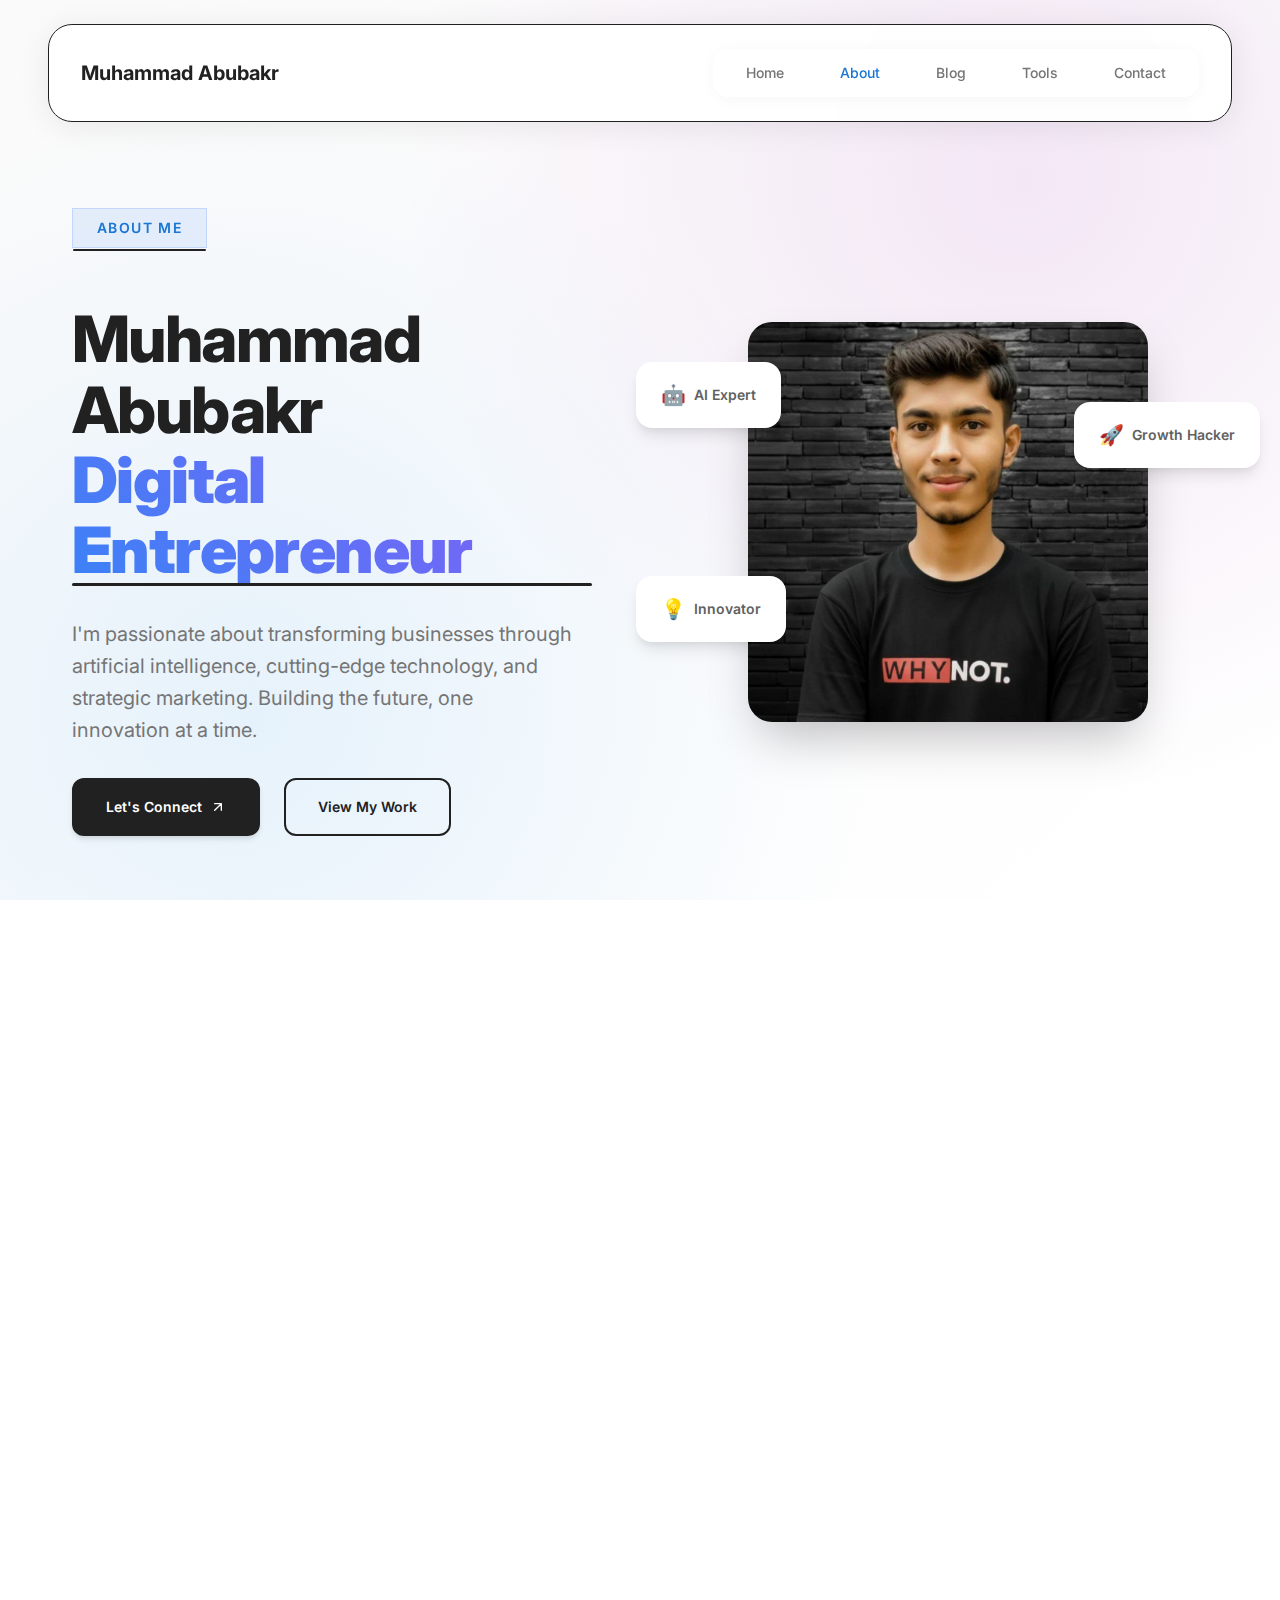
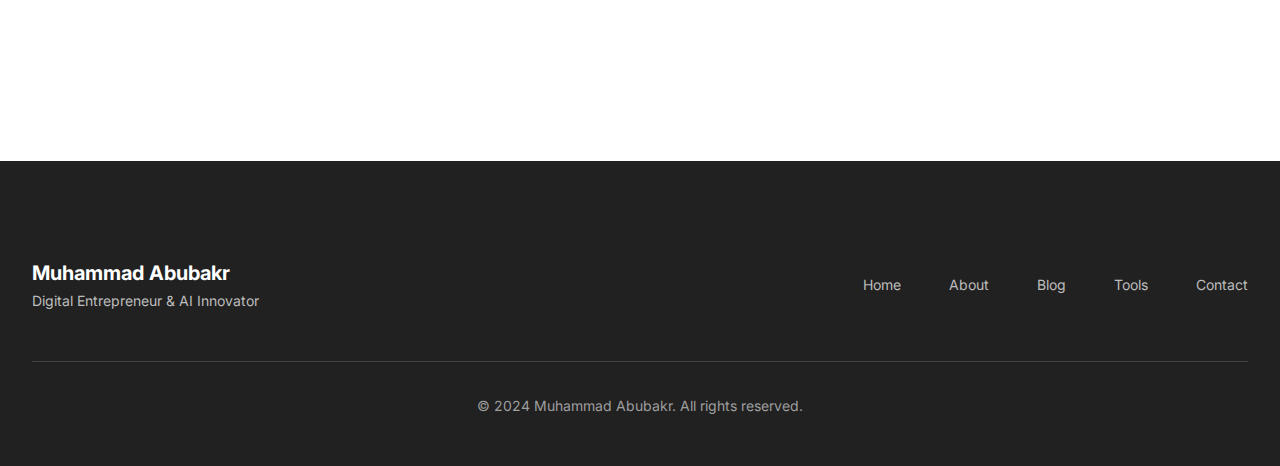
<file: about.html>
<!DOCTYPE html>
<html lang="en">
<head>
    <meta charset="UTF-8">
    <meta name="viewport" content="width=device-width, initial-scale=1.0">
    <title>About Muhammad Abubakr — Digital Entrepreneur</title>
    <meta name="description" content="Learn more about Muhammad Abubakr's journey as a digital entrepreneur, his expertise in AI, technology, and marketing, and his vision for the future.">
    
    <!-- Fonts -->
    <link rel="preconnect" href="https://fonts.googleapis.com">
    <link rel="preconnect" href="https://fonts.gstatic.com" crossorigin>
    <link href="https://fonts.googleapis.com/css2?family=Inter:wght@300;400;500;600;700;800;900&family=JetBrains+Mono:wght@400;500;600&display=swap" rel="stylesheet">
    
    <!-- Styles -->
    <link rel="stylesheet" href="styles.css">
    
    <!-- Favicon -->
    <link rel="icon" type="image/svg+xml" href="data:image/svg+xml,<svg xmlns='http://www.w3.org/2000/svg' viewBox='0 0 100 100'><text y='.9em' font-size='90'>MA</text></svg>">
</head>
<body>
    <!-- Navigation -->
    <nav class="nav">
        <div class="nav-container">
            <div class="nav-logo">
                <a href="index.html" class="logo-text">Muhammad Abubakr</a>
            </div>
            <div class="nav-links">
                <a href="index.html#work" class="nav-link">Home</a>
                <a href="about.html" class="nav-link active">About</a>
                <a href="blogs.html" class="nav-link">Blog</a>
                <a href="tools.html" class="nav-link">Tools</a>
                <a href="contact.html" class="nav-link">Contact</a>
            </div>
        </div>
    </nav>

    <!-- Hero Section -->
    <section class="about-hero-simple">
        <div class="container">
            <div class="hero-content-simple">
                <div class="hero-text-simple">
                <div class="hero-intro">
                    <span class="intro-text">About Me</span>
                </div>
                    <h1 class="hero-title-simple">
                        Muhammad Abubakr
                    <span class="title-highlight">Digital Entrepreneur</span>
                </h1>
                    <p class="hero-description-simple">
                        I'm passionate about transforming businesses through artificial intelligence, 
                        cutting-edge technology, and strategic marketing. Building the future, 
                        one innovation at a time.
                    </p>
                    <div class="hero-actions-simple">
                    <a href="contact.html" class="btn-primary">
                        <span>Let's Connect</span>
                        <svg width="16" height="16" viewBox="0 0 24 24" fill="none">
                            <path d="M7 17L17 7M17 7H7M17 7V17" stroke="currentColor" stroke-width="2" stroke-linecap="round" stroke-linejoin="round"/>
                        </svg>
                    </a>
                        <a href="index.html#work" class="btn-secondary">View My Work</a>
                </div>
                </div>
                <div class="hero-visual-simple">
                    <div class="image-container">
                        <img src="profile.jpg" alt="Muhammad Abubakr" class="hero-image">
                        <div class="image-overlay"></div>
            </div>
                    <div class="floating-elements">
                        <div class="floating-item item-1">
                            <div class="item-icon">🤖</div>
                            <span>AI Expert</span>
        </div>
                        <div class="floating-item item-2">
                            <div class="item-icon">🚀</div>
                            <span>Growth Hacker</span>
            </div>
                        <div class="floating-item item-3">
                            <div class="item-icon">💡</div>
                            <span>Innovator</span>
                </div>
                </div>
                </div>
            </div>
        </div>
    </section>

    <!-- Story Section -->
    <section class="story-new">
        <div class="container">
            <div class="story-content-new">
                <div class="story-header">
                    <h2 class="section-title-new">My Story</h2>
                    <p class="section-subtitle-new">From curiosity to innovation - the journey that shaped my vision</p>
                </div>
                <div class="story-grid">
                    <div class="story-card">
                        <div class="story-icon">🎯</div>
                        <h3>The Vision</h3>
                        <p>My journey began with a simple belief: technology should solve real problems and create meaningful impact in people's lives.</p>
                    </div>
                    <div class="story-card">
                        <div class="story-icon">🚀</div>
                        <h3>The Mission</h3>
                        <p>I'm on a mission to bridge the gap between cutting-edge AI technology and practical business solutions that drive growth.</p>
                    </div>
                    <div class="story-card">
                        <div class="story-icon">🌟</div>
                        <h3>The Impact</h3>
                        <p>Every project I work on is an opportunity to learn, grow, and make a meaningful difference in the digital landscape.</p>
                    </div>
                </div>
            </div>
        </div>
    </section>

    <!-- Journey Timeline -->
    <section class="journey-new">
        <div class="container">
            <div class="journey-header">
                <h2 class="section-title-new">My Journey</h2>
                <p class="section-subtitle-new">Key milestones in my entrepreneurial adventure</p>
            </div>
            <div class="timeline-new">
                <div class="timeline-item-new">
                    <div class="timeline-marker-new">
                        <div class="marker-content">
                            <span class="marker-icon">🎓</span>
                        </div>
                    </div>
                    <div class="timeline-content-new">
                        <div class="timeline-date">2020</div>
                        <h3>The Beginning</h3>
                        <p>Started exploring digital entrepreneurship and discovered my passion for using technology to solve business problems.</p>
                    </div>
                </div>

                <div class="timeline-item-new">
                    <div class="timeline-marker-new">
                        <div class="marker-content">
                            <span class="marker-icon">🤖</span>
                        </div>
                    </div>
                    <div class="timeline-content-new">
                        <div class="timeline-date">2021</div>
                        <h3>AI Discovery</h3>
                        <p>Dove deep into artificial intelligence and machine learning, realizing the transformative potential for business growth.</p>
                    </div>
                </div>

                <div class="timeline-item-new">
                    <div class="timeline-marker-new">
                        <div class="marker-content">
                            <span class="marker-icon">🚀</span>
                        </div>
                    </div>
                    <div class="timeline-content-new">
                        <div class="timeline-date">2022</div>
                        <h3>First Ventures</h3>
                        <p>Launched my first digital projects, combining AI tools with marketing strategies and learning valuable lessons.</p>
                    </div>
                </div>

                <div class="timeline-item-new">
                    <div class="timeline-marker-new">
                        <div class="marker-content">
                            <span class="marker-icon">📈</span>
                        </div>
                    </div>
                    <div class="timeline-content-new">
                        <div class="timeline-date">2023</div>
                        <h3>Scaling Up</h3>
                        <p>Focused on scaling successful projects and began sharing knowledge with the entrepreneurial community.</p>
                    </div>
                </div>

                <div class="timeline-item-new active">
                    <div class="timeline-marker-new">
                        <div class="marker-content">
                            <span class="marker-icon">🌟</span>
                        </div>
                    </div>
                    <div class="timeline-content-new">
                        <div class="timeline-date">2024</div>
                        <h3>Current Focus</h3>
                        <p>Building advanced AI-powered solutions and helping entrepreneurs leverage technology for exponential growth.</p>
                    </div>
                </div>
            </div>
        </div>
    </section>

    <!-- Skills Section -->
    <section class="skills-new">
        <div class="container">
            <div class="skills-header">
                <h2 class="section-title-new">What I Do</h2>
                <p class="section-subtitle-new">The expertise I bring to every project</p>
            </div>
            <div class="skills-grid-new">
                <div class="skill-card-new">
                    <div class="skill-icon-new">🤖</div>
                    <h3>AI Strategy</h3>
                    <p>Developing intelligent solutions that automate processes and drive business growth through AI implementation.</p>
                    <div class="skill-tools">
                        <span class="tool-tag">OpenAI GPT</span>
                        <span class="tool-tag">TensorFlow</span>
                        <span class="tool-tag">Python</span>
                            </div>
                        </div>

                <div class="skill-card-new">
                    <div class="skill-icon-new">📈</div>
                    <h3>Growth Marketing</h3>
                    <p>Creating data-driven marketing strategies that scale businesses through innovative campaigns and automation.</p>
                    <div class="skill-tools">
                        <span class="tool-tag">Google Analytics</span>
                        <span class="tool-tag">ConvertKit</span>
                        <span class="tool-tag">Buffer</span>
                    </div>
                </div>

                <div class="skill-card-new">
                    <div class="skill-icon-new">⚙️</div>
                    <h3>Tech Architecture</h3>
                    <p>Designing scalable technology solutions that support business growth and operational efficiency.</p>
                    <div class="skill-tools">
                        <span class="tool-tag">React</span>
                        <span class="tool-tag">Node.js</span>
                        <span class="tool-tag">Next.js</span>
                    </div>
                </div>

                <div class="skill-card-new">
                    <div class="skill-icon-new">💼</div>
                    <h3>Business Strategy</h3>
                    <p>Helping entrepreneurs develop strategies that leverage technology for competitive advantage and growth.</p>
                    <div class="skill-tools">
                        <span class="tool-tag">Strategic Planning</span>
                        <span class="tool-tag">Market Analysis</span>
                        <span class="tool-tag">Growth Hacking</span>
                    </div>
                </div>
            </div>
        </div>
    </section>

    <!-- Values Section -->
    <section class="values-new">
        <div class="container">
            <div class="values-header">
                <h2 class="section-title-new">My Values</h2>
                <p class="section-subtitle-new">The principles that guide my work</p>
            </div>
            <div class="values-grid-new">
                <div class="value-card-new">
                    <div class="value-icon-new">🎯</div>
                    <h3>Purpose-Driven</h3>
                    <p>Every project must have clear purpose and meaningful impact on people's lives.</p>
                </div>
                <div class="value-card-new">
                    <div class="value-icon-new">📚</div>
                    <h3>Continuous Learning</h3>
                    <p>Committed to staying ahead through constant learning and experimentation.</p>
                </div>
                <div class="value-card-new">
                    <div class="value-icon-new">🤝</div>
                    <h3>Collaborative</h3>
                    <p>Great solutions come from diverse perspectives and knowledge sharing.</p>
                </div>
                <div class="value-card-new">
                    <div class="value-icon-new">⚡</div>
                    <h3>Innovation-First</h3>
                    <p>Always exploring new ways to solve problems and improve solutions.</p>
                </div>
                <div class="value-card-new">
                    <div class="value-icon-new">📊</div>
                    <h3>Data-Driven</h3>
                    <p>Every decision backed by data and evidence for optimal results.</p>
                </div>
                <div class="value-card-new">
                    <div class="value-icon-new">🌱</div>
                    <h3>Sustainable Growth</h3>
                    <p>Building solutions that scale sustainably and create long-term value.</p>
                </div>
            </div>
        </div>
    </section>

    <!-- CTA Section -->
    <section class="cta-new">
        <div class="container">
            <div class="cta-content-new">
                <h2 class="cta-title-new">Ready to Collaborate?</h2>
                <p class="cta-description-new">
                    I'm passionate about helping businesses leverage AI and technology for growth. 
                    Whether you need strategic consulting, technical expertise, or a thought partner, let's connect.
                </p>
                <div class="cta-actions-new">
                    <a href="contact.html" class="btn-primary-new">
                        <span>Start a Conversation</span>
                        <svg width="16" height="16" viewBox="0 0 24 24" fill="none">
                            <path d="M7 17L17 7M17 7H7M17 7V17" stroke="currentColor" stroke-width="2" stroke-linecap="round" stroke-linejoin="round"/>
                        </svg>
                    </a>
                    <a href="tools.html" class="btn-secondary-new">Try My Tools</a>
                </div>
            </div>
        </div>
    </section>

    <!-- Footer -->
    <footer class="footer">
        <div class="container">
            <div class="footer-content">
                <div class="footer-brand">
                    <span class="footer-logo">Muhammad Abubakr</span>
                    <p class="footer-description">Digital Entrepreneur & AI Innovator</p>
                </div>
                <div class="footer-links">
                    <a href="index.html#work" class="footer-link">Home</a>
                    <a href="about.html" class="footer-link">About</a>
                    <a href="blogs.html" class="footer-link">Blog</a>
                    <a href="tools.html" class="footer-link">Tools</a>
                    <a href="contact.html" class="footer-link">Contact</a>
                </div>
            </div>
            <div class="footer-bottom">
                <p class="footer-copyright">© 2024 Muhammad Abubakr. All rights reserved.</p>
            </div>
        </div>
    </footer>

    <script src="script.js"></script>
</body>
</html>
</file>
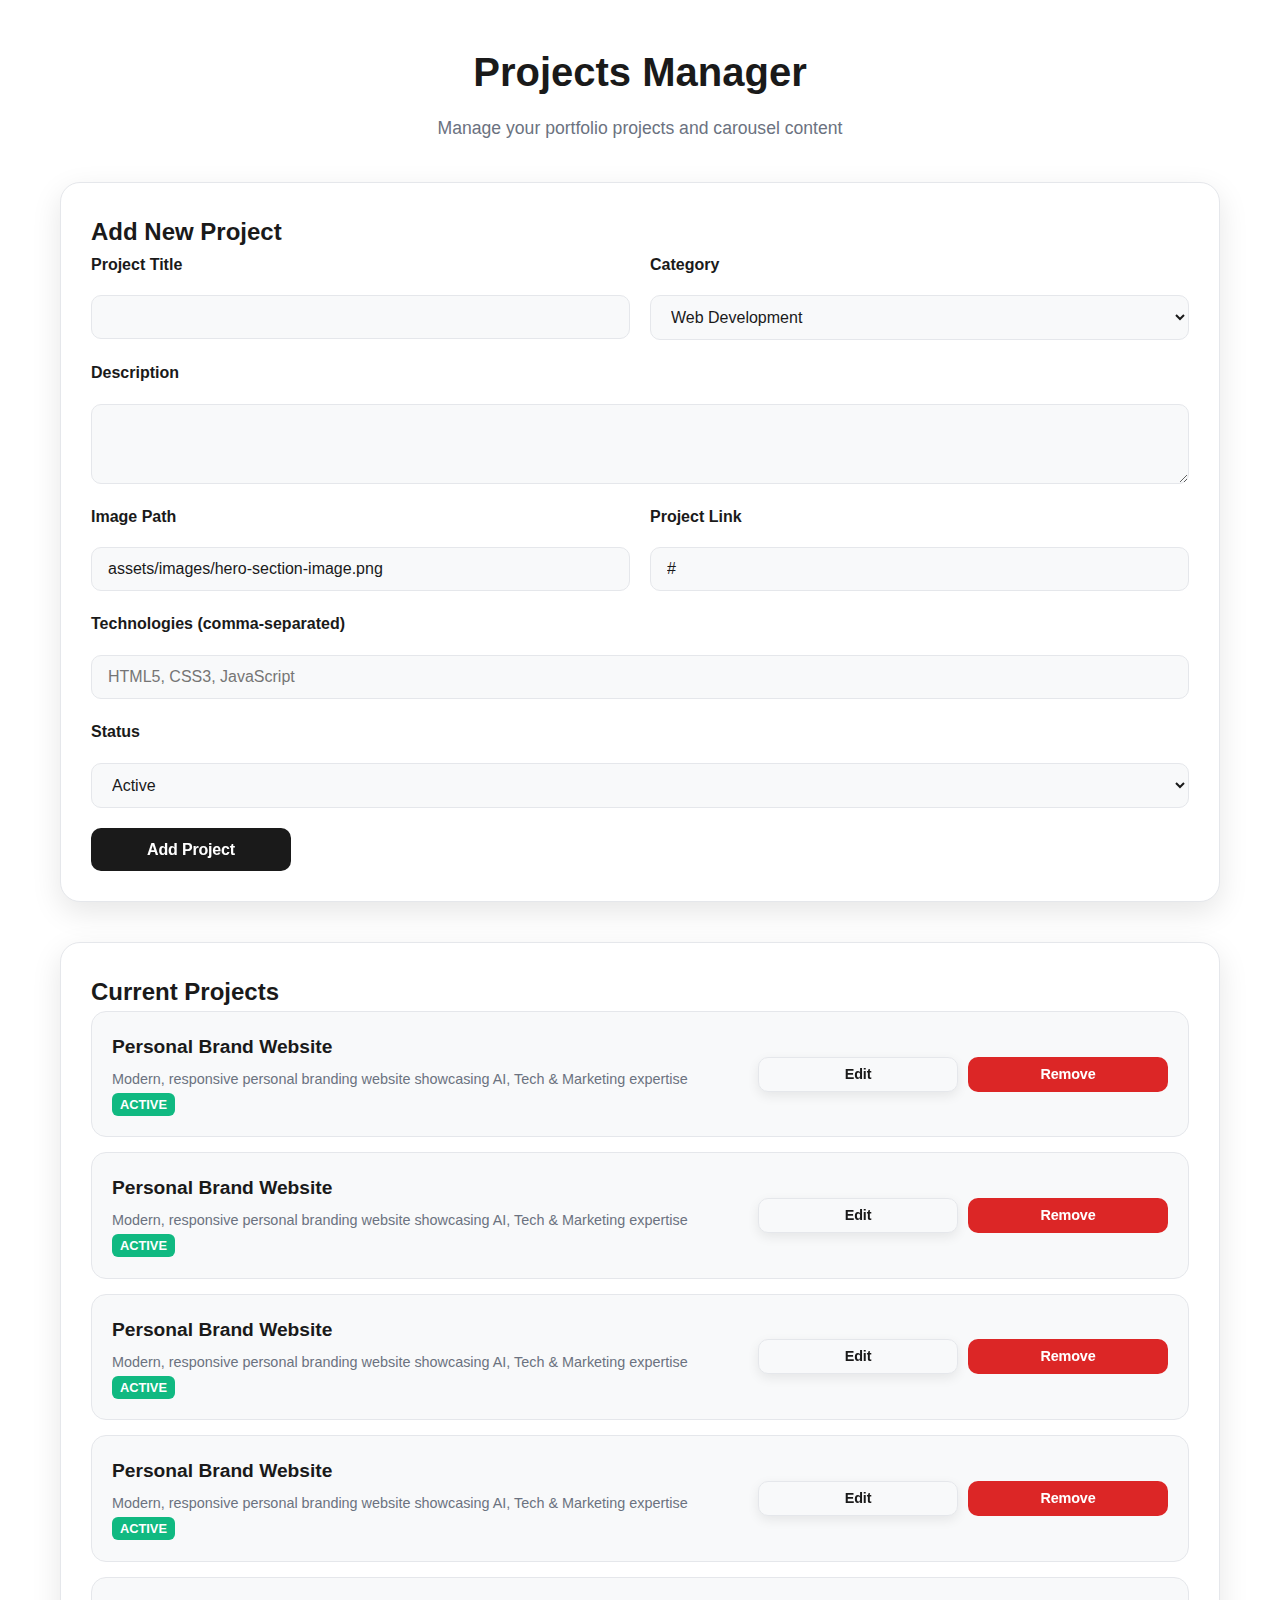
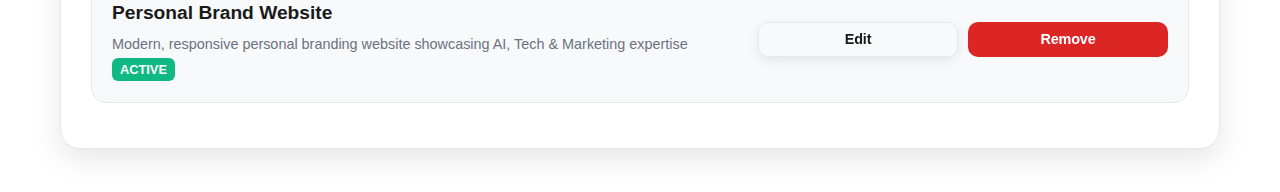
<file: admin-projects.html>
<!DOCTYPE html>
<html lang="en">
<head>
    <meta charset="UTF-8">
    <meta name="viewport" content="width=device-width, initial-scale=1.0">
    <title>Projects Manager - Muhammad Abubakr</title>
    <link rel="stylesheet" href="css/main.css">
    <style>
        .admin-container {
            max-width: 1200px;
            margin: 0 auto;
            padding: 40px 20px;
        }
        
        .admin-header {
            text-align: center;
            margin-bottom: 40px;
        }
        
        .admin-header h1 {
            font-size: 2.5rem;
            font-weight: 800;
            margin-bottom: 10px;
        }
        
        .admin-header p {
            color: var(--text-secondary);
            font-size: 1.1rem;
        }
        
        .project-form {
            background: var(--bg-primary);
            border: 1px solid var(--border-color);
            border-radius: 20px;
            padding: 30px;
            margin-bottom: 40px;
            box-shadow: 0 10px 30px rgba(0, 0, 0, 0.1);
        }
        
        .form-group {
            margin-bottom: 20px;
        }
        
        .form-group label {
            display: block;
            font-weight: 600;
            margin-bottom: 8px;
            color: var(--text-primary);
        }
        
        .form-group input,
        .form-group textarea,
        .form-group select {
            width: 100%;
            padding: 12px 16px;
            border: 1px solid var(--border-color);
            border-radius: 10px;
            background: var(--bg-secondary);
            color: var(--text-primary);
            font-size: 1rem;
            transition: all 0.3s ease;
        }
        
        .form-group input:focus,
        .form-group textarea:focus,
        .form-group select:focus {
            outline: none;
            border-color: var(--text-primary);
            box-shadow: 0 0 0 3px rgba(0, 0, 0, 0.1);
        }
        
        .form-row {
            display: grid;
            grid-template-columns: 1fr 1fr;
            gap: 20px;
        }
        
        .tech-tags-input {
            display: flex;
            flex-wrap: wrap;
            gap: 8px;
            margin-top: 8px;
        }
        
        .tech-tag {
            background: var(--text-primary);
            color: var(--bg-primary);
            padding: 4px 8px;
            border-radius: 6px;
            font-size: 0.8rem;
            font-weight: 600;
            display: flex;
            align-items: center;
            gap: 4px;
        }
        
        .tech-tag .remove {
            cursor: pointer;
            font-weight: bold;
        }
        
        .btn {
            background: var(--text-primary);
            color: var(--bg-primary);
            border: none;
            padding: 12px 24px;
            border-radius: 10px;
            font-weight: 600;
            cursor: pointer;
            transition: all 0.3s ease;
            font-size: 1rem;
        }
        
        .btn:hover {
            transform: translateY(-2px);
            box-shadow: 0 5px 15px rgba(0, 0, 0, 0.2);
        }
        
        .btn-secondary {
            background: var(--bg-secondary);
            color: var(--text-primary);
            border: 1px solid var(--border-color);
        }
        
        .projects-list {
            background: var(--bg-primary);
            border: 1px solid var(--border-color);
            border-radius: 20px;
            padding: 30px;
            box-shadow: 0 10px 30px rgba(0, 0, 0, 0.1);
        }
        
        .project-item {
            display: flex;
            justify-content: space-between;
            align-items: center;
            padding: 20px;
            border: 1px solid var(--border-color);
            border-radius: 15px;
            margin-bottom: 15px;
            background: var(--bg-secondary);
        }
        
        .project-info h3 {
            font-size: 1.2rem;
            font-weight: 700;
            margin-bottom: 5px;
        }
        
        .project-info p {
            color: var(--text-secondary);
            font-size: 0.9rem;
        }
        
        .project-actions {
            display: flex;
            gap: 10px;
        }
        
        .btn-small {
            padding: 8px 16px;
            font-size: 0.9rem;
        }
        
        .btn-danger {
            background: #dc2626;
            color: white;
        }
        
        .status-badge {
            padding: 4px 8px;
            border-radius: 6px;
            font-size: 0.8rem;
            font-weight: 600;
            text-transform: uppercase;
        }
        
        .status-active {
            background: #10b981;
            color: white;
        }
        
        .status-completed {
            background: #3b82f6;
            color: white;
        }
        
        .status-in-progress {
            background: #f59e0b;
            color: white;
        }
    </style>
</head>
<body>
    <div class="admin-container">
        <div class="admin-header">
            <h1>Projects Manager</h1>
            <p>Manage your portfolio projects and carousel content</p>
        </div>
        
        <!-- Add/Edit Project Form -->
        <div class="project-form">
            <h2>Add New Project</h2>
            <form id="projectForm">
                <div class="form-row">
                    <div class="form-group">
                        <label for="title">Project Title</label>
                        <input type="text" id="title" name="title" required>
                    </div>
                    <div class="form-group">
                        <label for="category">Category</label>
                        <select id="category" name="category" required>
                            <option value="Web Development">Web Development</option>
                            <option value="AI/ML">AI/ML</option>
                            <option value="Data Analytics">Data Analytics</option>
                            <option value="Marketing Tech">Marketing Tech</option>
                            <option value="Mobile Development">Mobile Development</option>
                        </select>
                    </div>
                </div>
                
                <div class="form-group">
                    <label for="description">Description</label>
                    <textarea id="description" name="description" rows="3" required></textarea>
                </div>
                
                <div class="form-row">
                    <div class="form-group">
                        <label for="image">Image Path</label>
                        <input type="text" id="image" name="image" value="assets/images/hero-section-image.png">
                    </div>
                    <div class="form-group">
                        <label for="link">Project Link</label>
                        <input type="url" id="link" name="link" value="#">
                    </div>
                </div>
                
                <div class="form-group">
                    <label for="technologies">Technologies (comma-separated)</label>
                    <input type="text" id="technologies" name="technologies" placeholder="HTML5, CSS3, JavaScript" required>
                </div>
                
                <div class="form-group">
                    <label for="status">Status</label>
                    <select id="status" name="status" required>
                        <option value="active">Active</option>
                        <option value="completed">Completed</option>
                        <option value="in-progress">In Progress</option>
                    </select>
                </div>
                
                <button type="submit" class="btn">Add Project</button>
            </form>
        </div>
        
        <!-- Projects List -->
        <div class="projects-list">
            <h2>Current Projects</h2>
            <div id="projectsList">
                <!-- Projects will be loaded here -->
            </div>
        </div>
    </div>

    <script src="js/projects-manager.js"></script>
    <script>
        // Admin functionality
        document.addEventListener('DOMContentLoaded', () => {
            const form = document.getElementById('projectForm');
            const projectsList = document.getElementById('projectsList');
            
            // Load projects on page load
            loadProjects();
            
            // Handle form submission
            form.addEventListener('submit', (e) => {
                e.preventDefault();
                addProject();
            });
            
            function addProject() {
                const formData = new FormData(form);
                const projectData = {
                    title: formData.get('title'),
                    description: formData.get('description'),
                    image: formData.get('image'),
                    alt: formData.get('title'),
                    technologies: formData.get('technologies').split(',').map(tech => tech.trim()),
                    status: formData.get('status'),
                    category: formData.get('category'),
                    link: formData.get('link')
                };
                
                // Dispatch custom event to add project
                const event = new CustomEvent('addProject', { detail: projectData });
                document.dispatchEvent(event);
                
                // Reset form
                form.reset();
                
                // Reload projects list
                setTimeout(loadProjects, 100);
            }
            
            function loadProjects() {
                if (window.projectsManager) {
                    const projects = window.projectsManager.getAllProjects();
                    projectsList.innerHTML = '';
                    
                    projects.forEach(project => {
                        const projectItem = document.createElement('div');
                        projectItem.className = 'project-item';
                        projectItem.innerHTML = `
                            <div class="project-info">
                                <h3>${project.title}</h3>
                                <p>${project.description}</p>
                                <span class="status-badge status-${project.status}">${project.status}</span>
                            </div>
                            <div class="project-actions">
                                <button class="btn btn-small btn-secondary" onclick="editProject(${project.id})">Edit</button>
                                <button class="btn btn-small btn-danger" onclick="removeProject(${project.id})">Remove</button>
                            </div>
                        `;
                        projectsList.appendChild(projectItem);
                    });
                }
            }
            
            // Make functions global
            window.editProject = function(id) {
                const project = window.projectsManager.getProject(id);
                if (project) {
                    document.getElementById('title').value = project.title;
                    document.getElementById('description').value = project.description;
                    document.getElementById('image').value = project.image;
                    document.getElementById('link').value = project.link;
                    document.getElementById('technologies').value = project.technologies.join(', ');
                    document.getElementById('status').value = project.status;
                    document.getElementById('category').value = project.category;
                    
                    // Scroll to form
                    document.querySelector('.project-form').scrollIntoView({ behavior: 'smooth' });
                }
            };
            
            window.removeProject = function(id) {
                if (confirm('Are you sure you want to remove this project?')) {
                    const event = new CustomEvent('removeProject', { detail: { id } });
                    document.dispatchEvent(event);
                    setTimeout(loadProjects, 100);
                }
            };
        });
    </script>
</body>
</html>
</file>
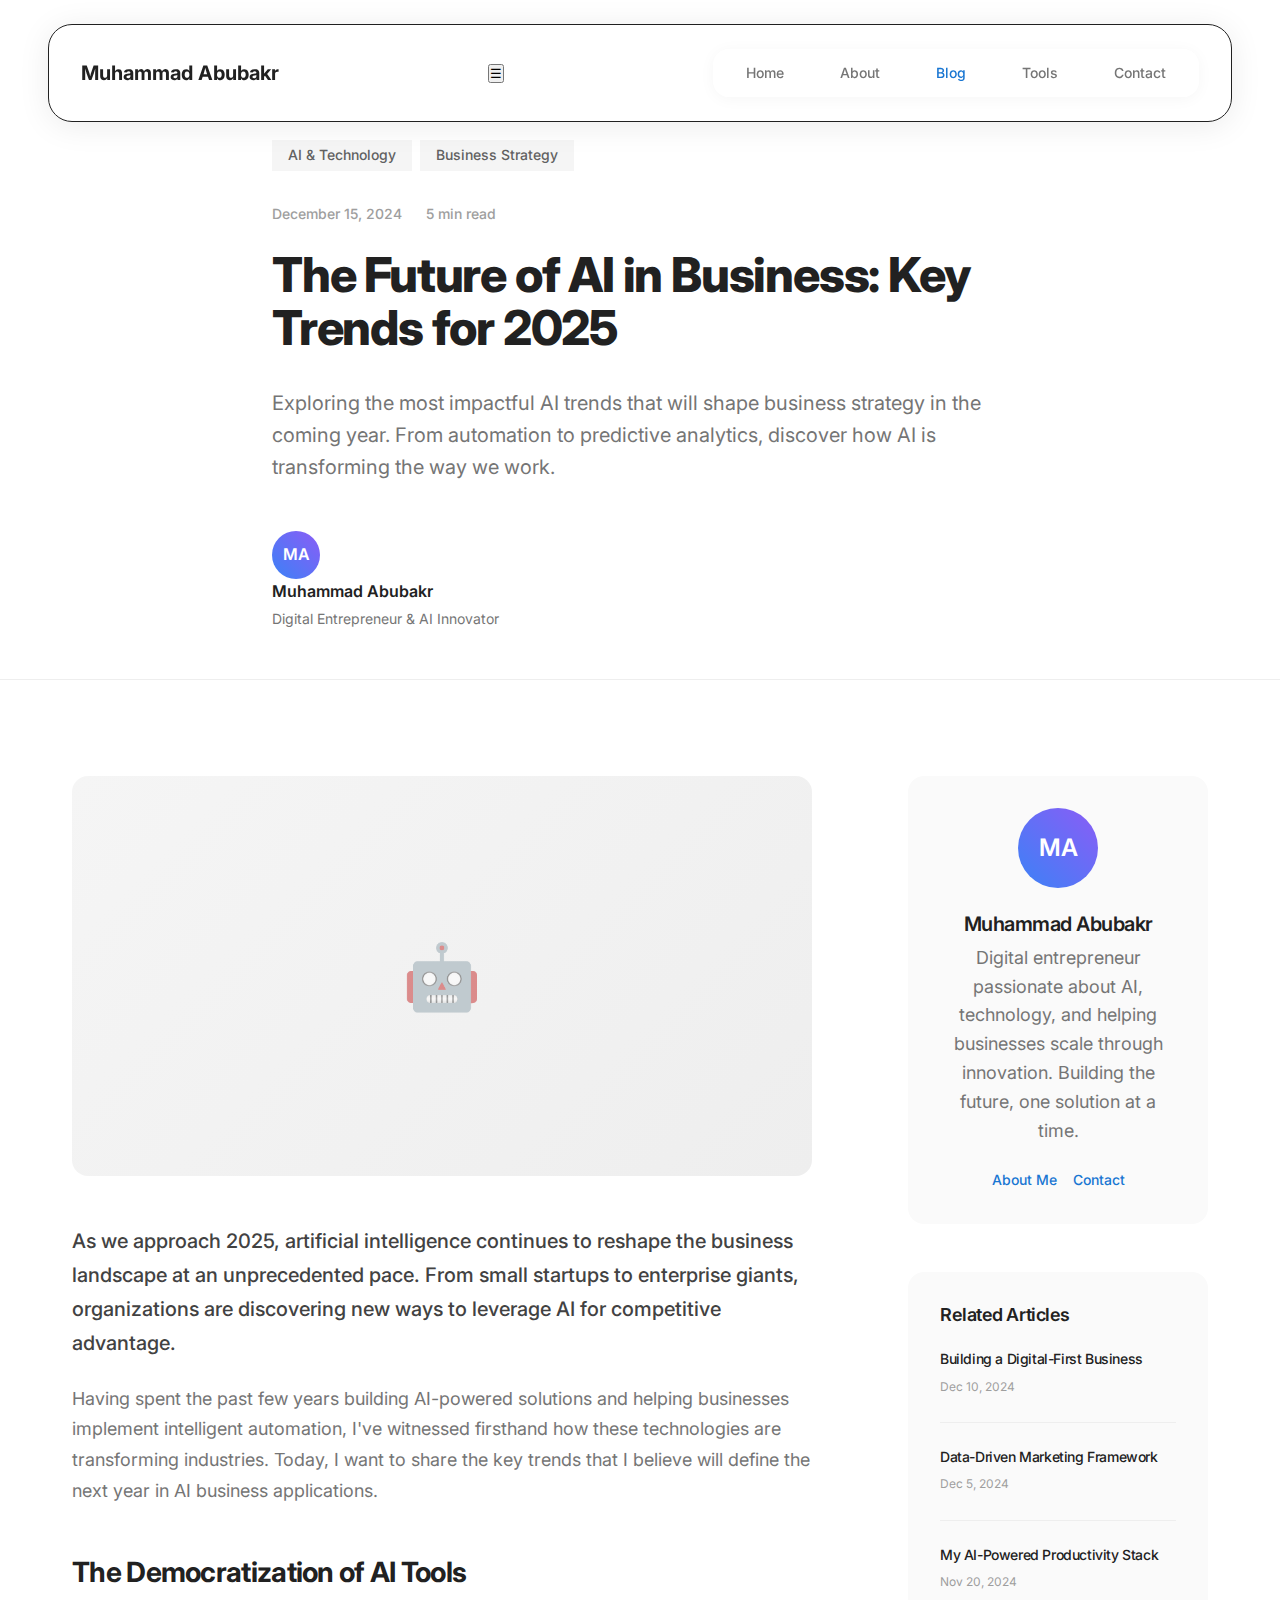
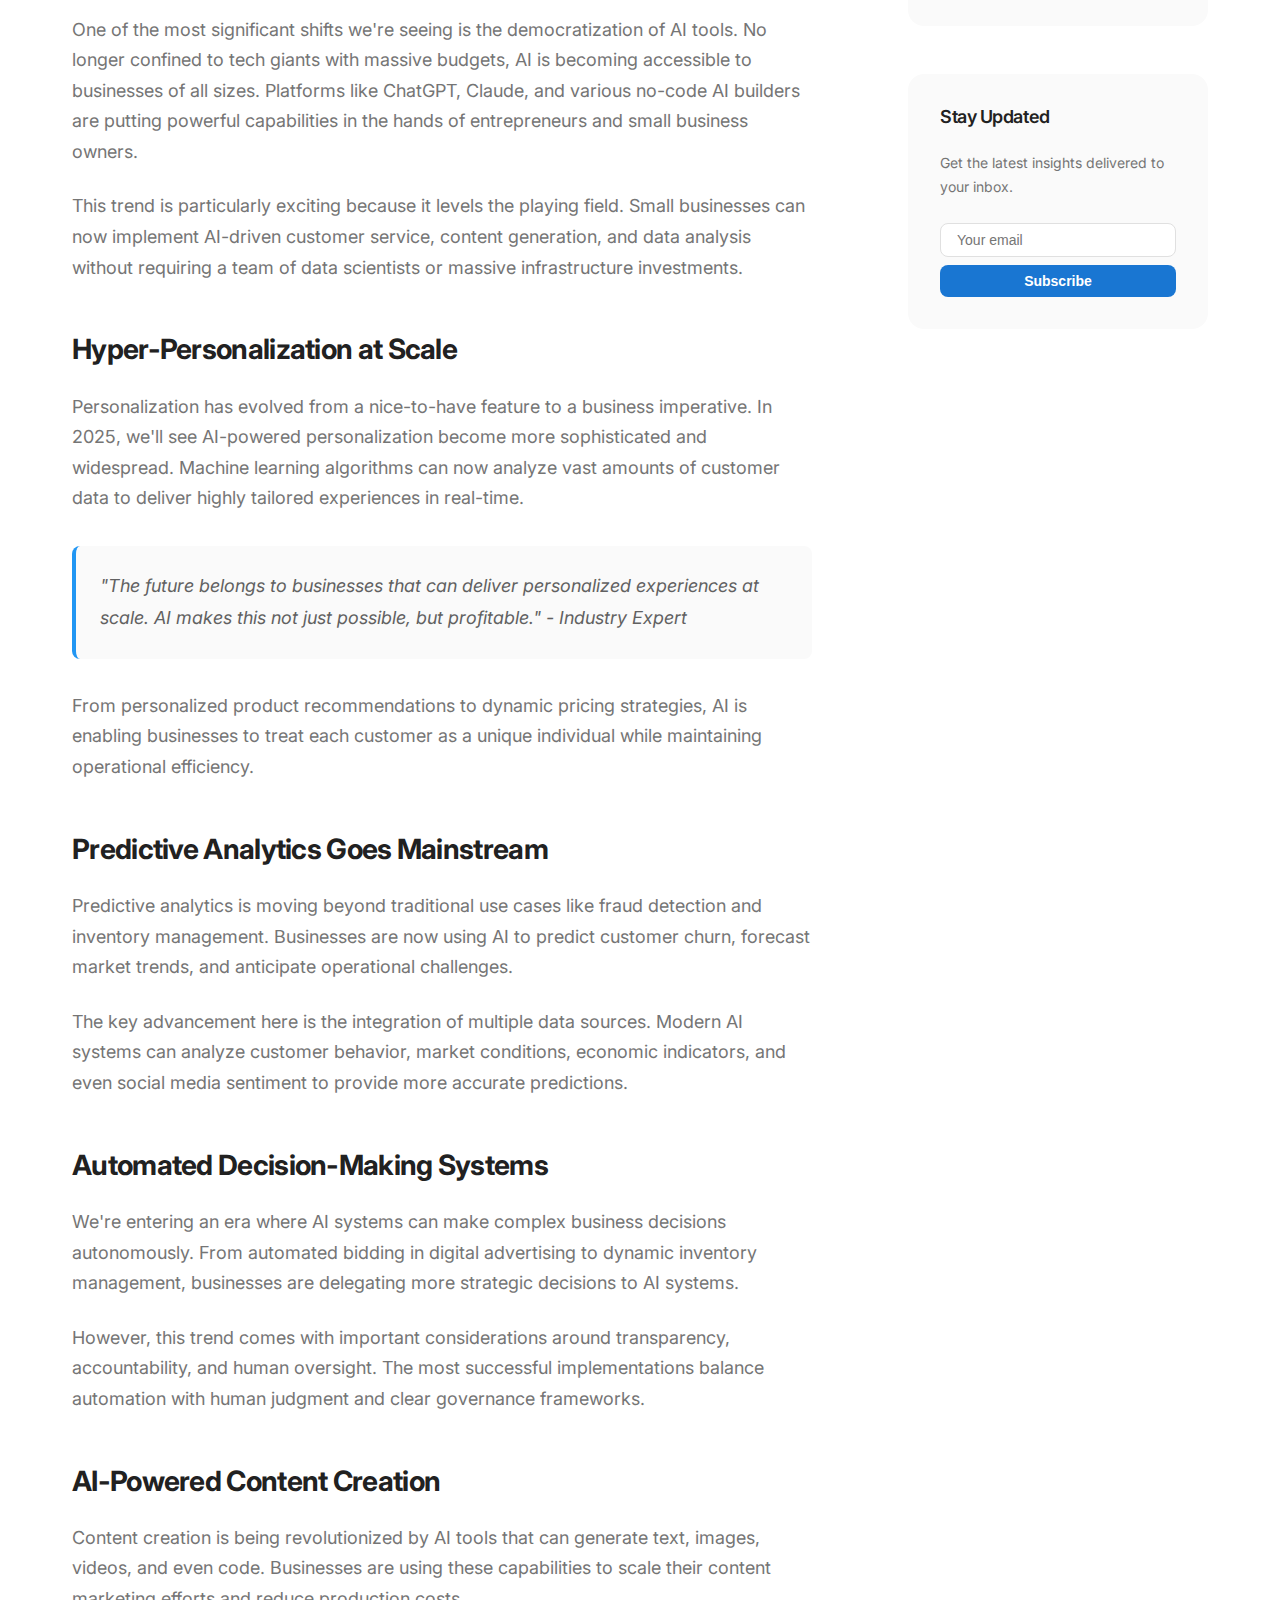
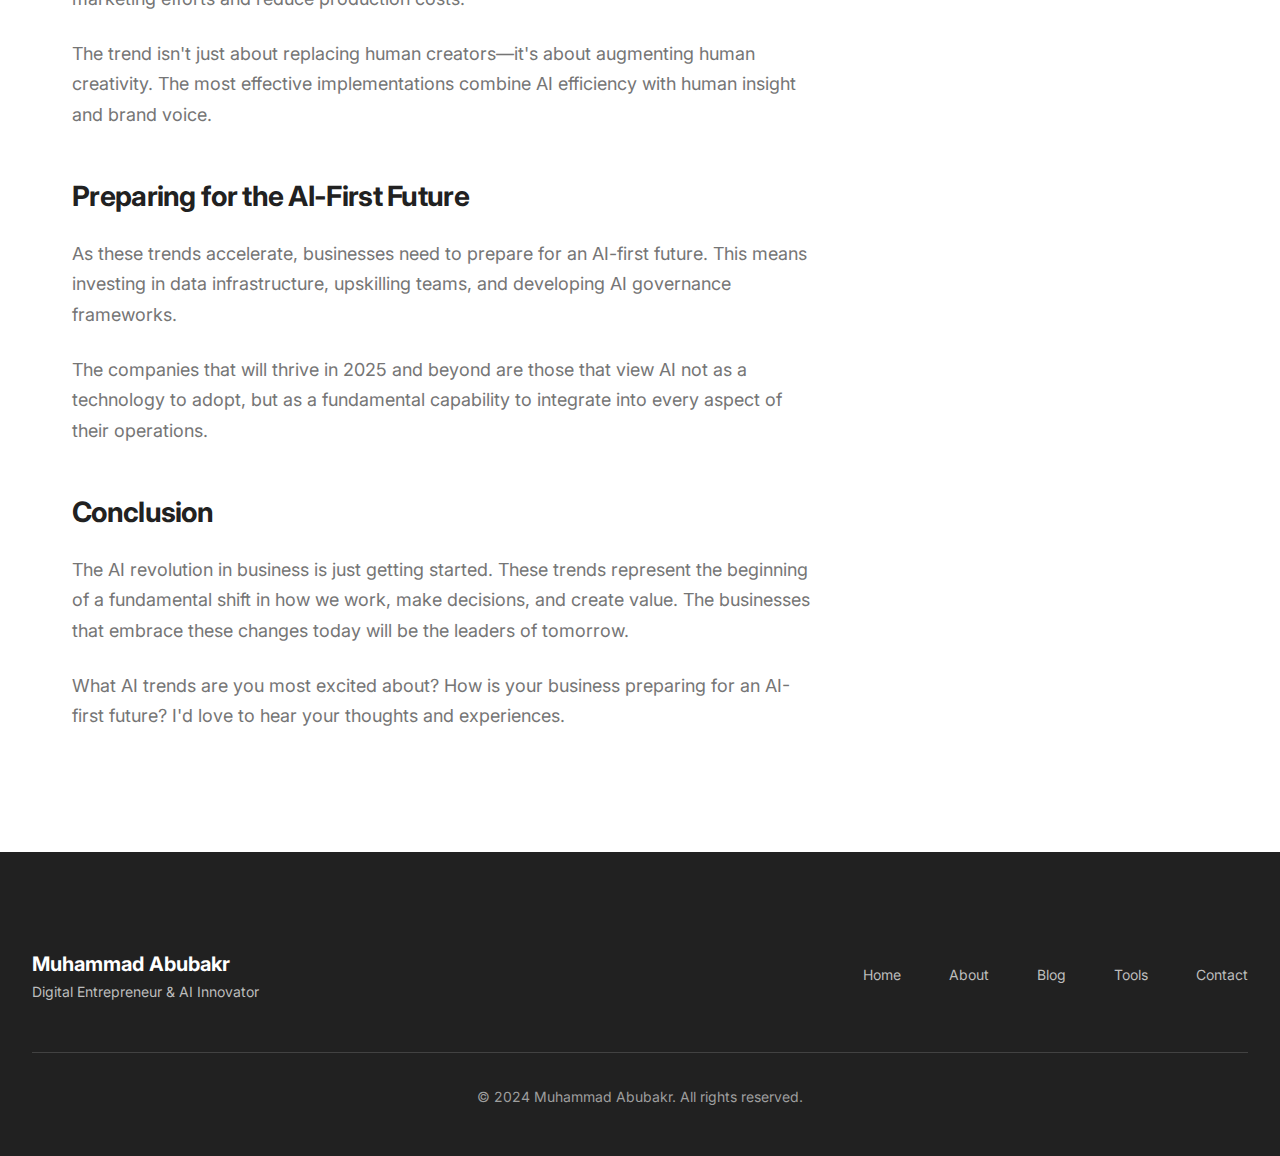
<file: blog-post.html>
<!DOCTYPE html>
<html lang="en">
<head>
    <meta charset="UTF-8">
    <meta name="viewport" content="width=device-width, initial-scale=1.0">
    <title>The Future of AI in Business: Key Trends for 2025 — Muhammad Abubakr</title>
    <meta name="description" content="Exploring the most impactful AI trends that will shape business strategy in 2025. From automation to predictive analytics, discover how AI is transforming the way we work.">
    
    <!-- Fonts -->
    <link rel="preconnect" href="https://fonts.googleapis.com">
    <link rel="preconnect" href="https://fonts.gstatic.com" crossorigin>
    <link href="https://fonts.googleapis.com/css2?family=Inter:wght@300;400;500;600;700;800;900&family=JetBrains+Mono:wght@400;500;600&display=swap" rel="stylesheet">
    
    <!-- Styles -->
    <link rel="stylesheet" href="styles.css">
    
    <!-- Favicon -->
    <link rel="icon" type="image/svg+xml" href="data:image/svg+xml,<svg xmlns='http://www.w3.org/2000/svg' viewBox='0 0 100 100'><text y='.9em' font-size='90'>MA</text></svg>">
</head>
<body>
    <!-- Navigation -->
    <nav class="nav">
        <div class="nav-container">
            <div class="nav-logo">
                <a href="index.html" class="logo-text">Muhammad Abubakr</a>
            </div>
            <button class="mobile-menu-toggle" aria-label="Toggle mobile menu">☰</button>
            <div class="nav-links">
                <a href="index.html" class="nav-link">Home</a>
                <a href="about.html" class="nav-link">About</a>
                <a href="blogs.html" class="nav-link active">Blog</a>
                <a href="tools.html" class="nav-link">Tools</a>
                <a href="contact.html" class="nav-link">Contact</a>
            </div>
        </div>
    </nav>

    <!-- Article Header -->
    <header class="article-header">
        <div class="container">
            <div class="article-meta">
                <a href="blogs.html" class="back-link">
                    <svg width="16" height="16" viewBox="0 0 24 24" fill="none">
                        <path d="M19 12H5M12 19L5 12L12 5" stroke="currentColor" stroke-width="2" stroke-linecap="round" stroke-linejoin="round"/>
                    </svg>
                    Back to Blog
                </a>
                <div class="article-tags">
                    <span class="tag">AI & Technology</span>
                    <span class="tag">Business Strategy</span>
                </div>
            </div>
            
            <div class="article-info">
                <div class="article-meta-info">
                    <span class="article-date">December 15, 2024</span>
                    <span class="read-time">5 min read</span>
                </div>
                <h1 class="article-title">The Future of AI in Business: Key Trends for 2025</h1>
                <p class="article-subtitle">
                    Exploring the most impactful AI trends that will shape business strategy in the coming year. 
                    From automation to predictive analytics, discover how AI is transforming the way we work.
                </p>
                <div class="article-author">
                    <div class="author-info">
                        <div class="author-avatar">MA</div>
                        <div class="author-details">
                            <div class="author-name">Muhammad Abubakr</div>
                            <div class="author-title">Digital Entrepreneur & AI Innovator</div>
                        </div>
                    </div>
                </div>
            </div>
        </div>
    </header>

    <!-- Article Content -->
    <article class="article-content">
        <div class="container">
            <div class="content-wrapper">
                <div class="article-body">
                    <div class="article-image">
                        <div class="post-image-placeholder large">
                            <div class="placeholder-icon">🤖</div>
                        </div>
                    </div>
                    
                    <div class="content-text">
                        <p class="lead">
                            As we approach 2025, artificial intelligence continues to reshape the business landscape at an unprecedented pace. 
                            From small startups to enterprise giants, organizations are discovering new ways to leverage AI for competitive advantage.
                        </p>

                        <p>
                            Having spent the past few years building AI-powered solutions and helping businesses implement intelligent automation, 
                            I've witnessed firsthand how these technologies are transforming industries. Today, I want to share the key trends 
                            that I believe will define the next year in AI business applications.
                        </p>

                        <h2>The Democratization of AI Tools</h2>
                        <p>
                            One of the most significant shifts we're seeing is the democratization of AI tools. No longer confined to tech giants 
                            with massive budgets, AI is becoming accessible to businesses of all sizes. Platforms like ChatGPT, Claude, and various 
                            no-code AI builders are putting powerful capabilities in the hands of entrepreneurs and small business owners.
                        </p>

                        <p>
                            This trend is particularly exciting because it levels the playing field. Small businesses can now implement AI-driven 
                            customer service, content generation, and data analysis without requiring a team of data scientists or massive infrastructure investments.
                        </p>

                        <h2>Hyper-Personalization at Scale</h2>
                        <p>
                            Personalization has evolved from a nice-to-have feature to a business imperative. In 2025, we'll see AI-powered 
                            personalization become more sophisticated and widespread. Machine learning algorithms can now analyze vast amounts 
                            of customer data to deliver highly tailored experiences in real-time.
                        </p>

                        <blockquote>
                            "The future belongs to businesses that can deliver personalized experiences at scale. AI makes this not just possible, 
                            but profitable." - Industry Expert
                        </blockquote>

                        <p>
                            From personalized product recommendations to dynamic pricing strategies, AI is enabling businesses to treat each 
                            customer as a unique individual while maintaining operational efficiency.
                        </p>

                        <h2>Predictive Analytics Goes Mainstream</h2>
                        <p>
                            Predictive analytics is moving beyond traditional use cases like fraud detection and inventory management. 
                            Businesses are now using AI to predict customer churn, forecast market trends, and anticipate operational challenges.
                        </p>

                        <p>
                            The key advancement here is the integration of multiple data sources. Modern AI systems can analyze customer behavior, 
                            market conditions, economic indicators, and even social media sentiment to provide more accurate predictions.
                        </p>

                        <h2>Automated Decision-Making Systems</h2>
                        <p>
                            We're entering an era where AI systems can make complex business decisions autonomously. From automated bidding 
                            in digital advertising to dynamic inventory management, businesses are delegating more strategic decisions to AI systems.
                        </p>

                        <p>
                            However, this trend comes with important considerations around transparency, accountability, and human oversight. 
                            The most successful implementations balance automation with human judgment and clear governance frameworks.
                        </p>

                        <h2>AI-Powered Content Creation</h2>
                        <p>
                            Content creation is being revolutionized by AI tools that can generate text, images, videos, and even code. 
                            Businesses are using these capabilities to scale their content marketing efforts and reduce production costs.
                        </p>

                        <p>
                            The trend isn't just about replacing human creators—it's about augmenting human creativity. The most effective 
                            implementations combine AI efficiency with human insight and brand voice.
                        </p>

                        <h2>Preparing for the AI-First Future</h2>
                        <p>
                            As these trends accelerate, businesses need to prepare for an AI-first future. This means investing in data 
                            infrastructure, upskilling teams, and developing AI governance frameworks.
                        </p>

                        <p>
                            The companies that will thrive in 2025 and beyond are those that view AI not as a technology to adopt, 
                            but as a fundamental capability to integrate into every aspect of their operations.
                        </p>

                        <h2>Conclusion</h2>
                        <p>
                            The AI revolution in business is just getting started. These trends represent the beginning of a fundamental 
                            shift in how we work, make decisions, and create value. The businesses that embrace these changes today will 
                            be the leaders of tomorrow.
                        </p>

                        <p>
                            What AI trends are you most excited about? How is your business preparing for an AI-first future? 
                            I'd love to hear your thoughts and experiences.
                        </p>
                    </div>
                </div>

                <!-- Sidebar -->
                <aside class="article-sidebar">
                    <div class="sidebar-content">
                        <div class="author-card">
                            <div class="author-avatar-large">MA</div>
                            <h3 class="author-name-large">Muhammad Abubakr</h3>
                            <p class="author-bio">
                                Digital entrepreneur passionate about AI, technology, and helping businesses scale through innovation. 
                                Building the future, one solution at a time.
                            </p>
                            <div class="author-links">
                                <a href="about.html" class="author-link">About Me</a>
                                <a href="contact.html" class="author-link">Contact</a>
                            </div>
                        </div>

                        <div class="related-posts">
                            <h3 class="sidebar-title">Related Articles</h3>
                            <div class="related-post">
                                <h4><a href="blog-post.html">Building a Digital-First Business</a></h4>
                                <span class="related-date">Dec 10, 2024</span>
                            </div>
                            <div class="related-post">
                                <h4><a href="blog-post.html">Data-Driven Marketing Framework</a></h4>
                                <span class="related-date">Dec 5, 2024</span>
                            </div>
                            <div class="related-post">
                                <h4><a href="blog-post.html">My AI-Powered Productivity Stack</a></h4>
                                <span class="related-date">Nov 20, 2024</span>
                            </div>
                        </div>

                        <div class="newsletter-sidebar">
                            <h3 class="sidebar-title">Stay Updated</h3>
                            <p class="newsletter-text">Get the latest insights delivered to your inbox.</p>
                            <form class="newsletter-form-small">
                                <input type="email" placeholder="Your email" class="newsletter-input-small" required>
                                <button type="submit" class="newsletter-btn-small">Subscribe</button>
                            </form>
                        </div>
                    </div>
                </aside>
            </div>
        </div>
    </article>

    <!-- Footer -->
    <footer class="footer">
        <div class="container">
            <div class="footer-content">
                <div class="footer-brand">
                    <span class="footer-logo">Muhammad Abubakr</span>
                    <p class="footer-description">Digital Entrepreneur & AI Innovator</p>
                </div>
                <div class="footer-links">
                    <a href="index.html" class="footer-link">Home</a>
                    <a href="about.html" class="footer-link">About</a>
                    <a href="blogs.html" class="footer-link">Blog</a>
                    <a href="tools.html" class="footer-link">Tools</a>
                    <a href="contact.html" class="footer-link">Contact</a>
                </div>
            </div>
            <div class="footer-bottom">
                <p class="footer-copyright">© 2024 Muhammad Abubakr. All rights reserved.</p>
            </div>
        </div>
    </footer>

    <script src="script.js"></script>
</body>
</html>
</file>
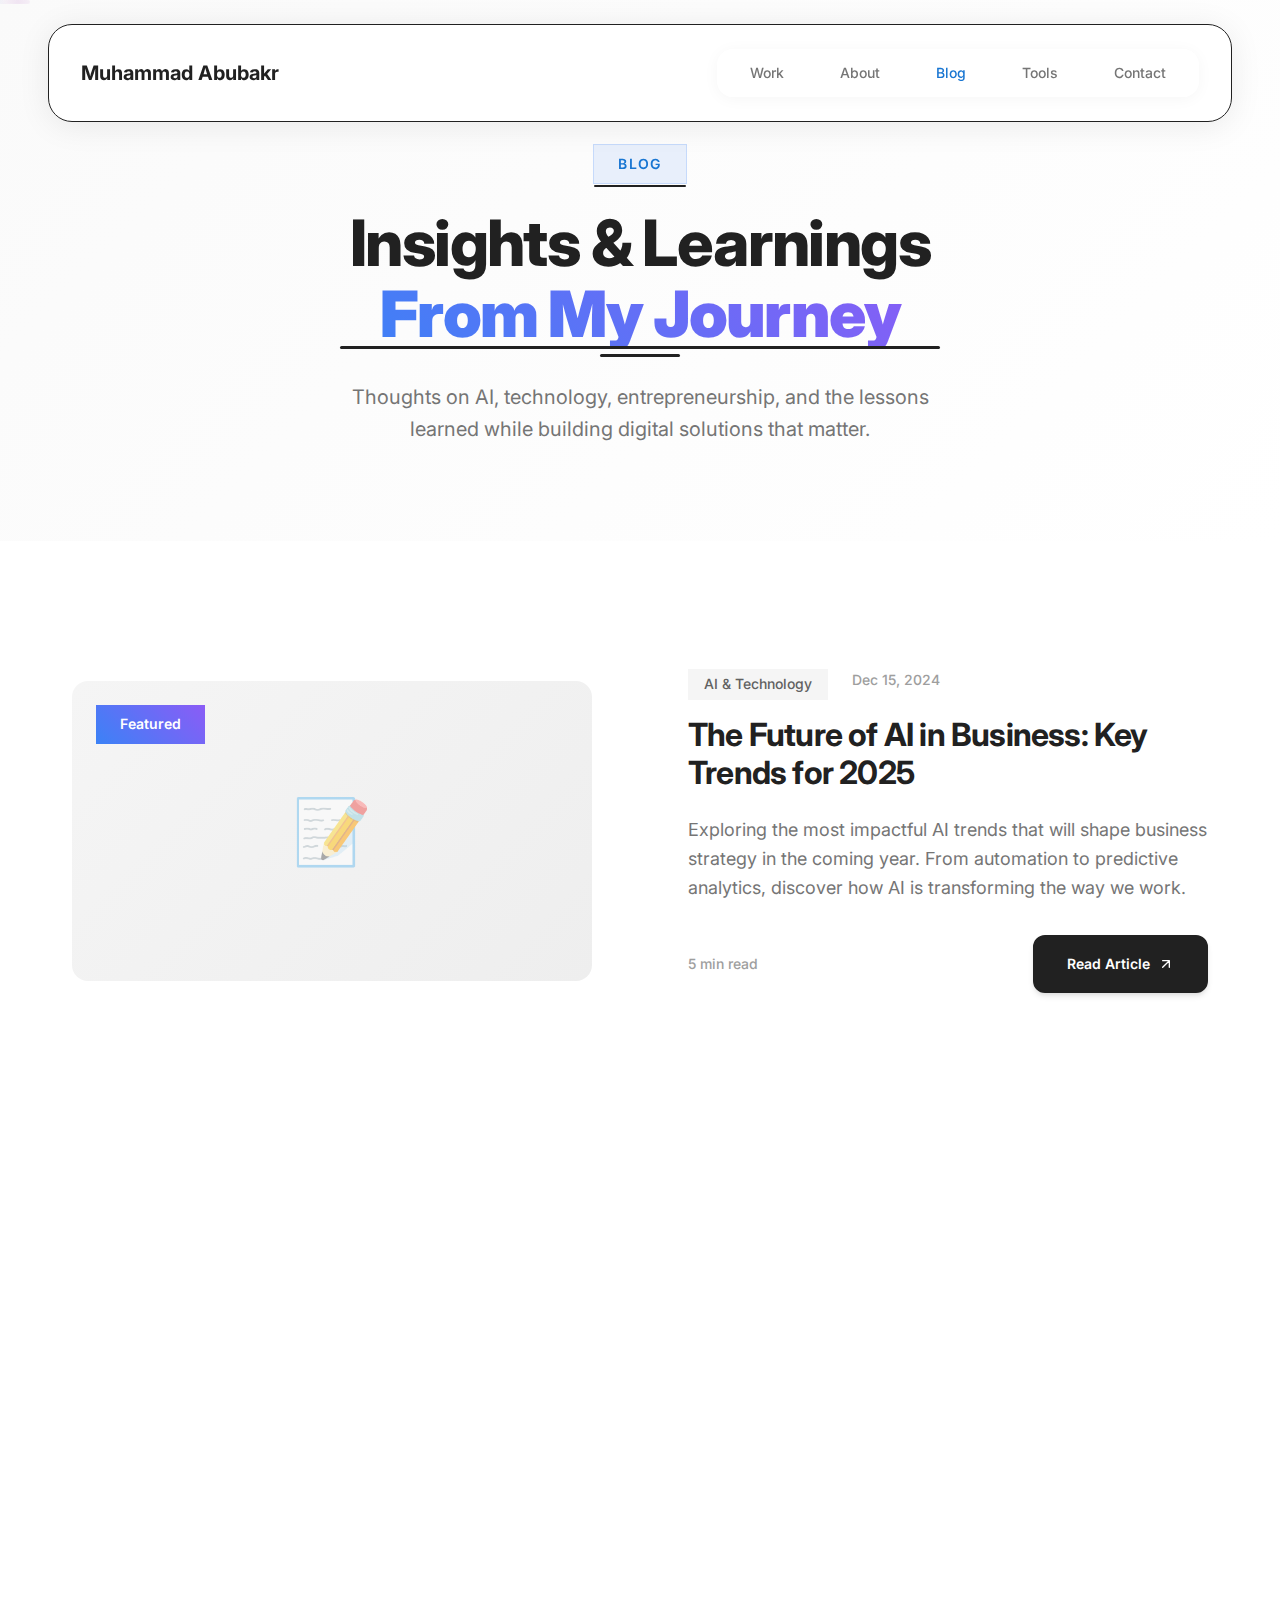
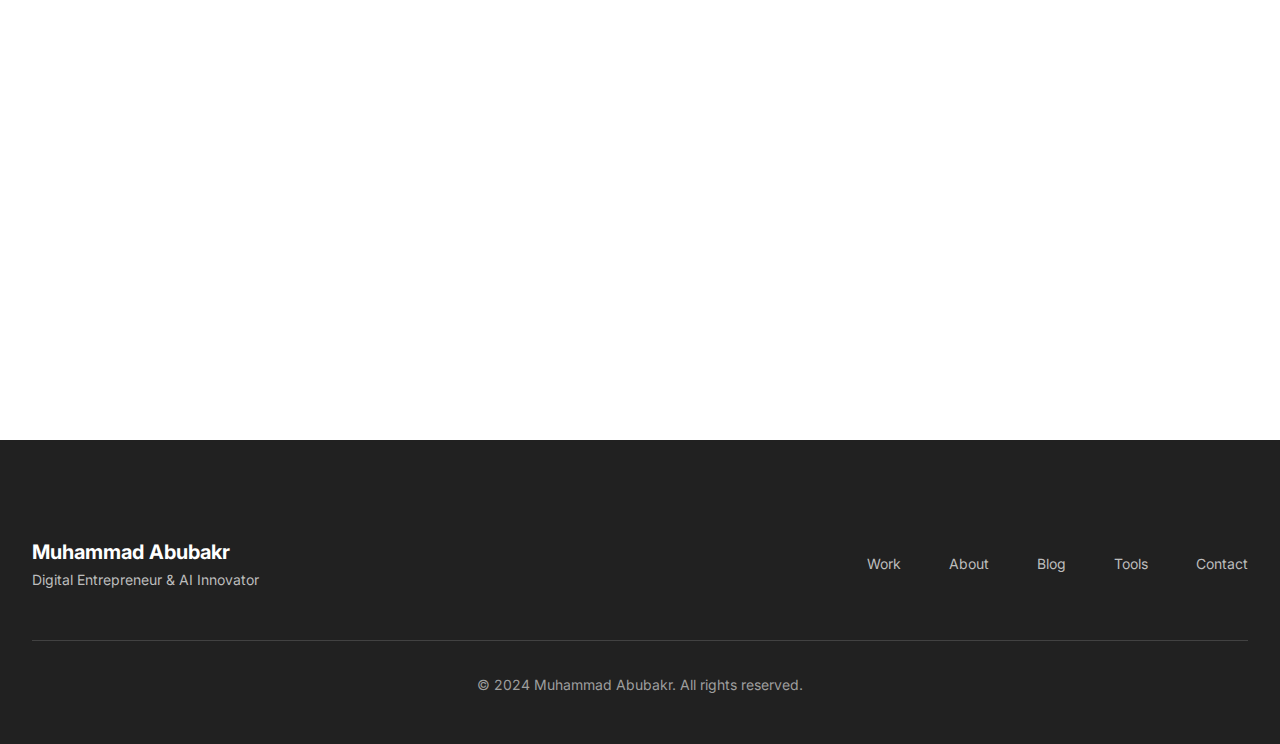
<file: blogs.html>
<!DOCTYPE html>
<html lang="en">
<head>
    <meta charset="UTF-8">
    <meta name="viewport" content="width=device-width, initial-scale=1.0">
    <title>Blog — Muhammad Abubakr</title>
    <meta name="description" content="Read insights, tutorials, and thoughts on AI, technology, and digital entrepreneurship from Muhammad Abubakr.">
    
    <!-- Fonts -->
    <link rel="preconnect" href="https://fonts.googleapis.com">
    <link rel="preconnect" href="https://fonts.gstatic.com" crossorigin>
    <link href="https://fonts.googleapis.com/css2?family=Inter:wght@300;400;500;600;700;800;900&family=JetBrains+Mono:wght@400;500;600&display=swap" rel="stylesheet">
    
    <!-- Styles -->
    <link rel="stylesheet" href="styles.css">
    
    <!-- Favicon -->
    <link rel="icon" type="image/svg+xml" href="data:image/svg+xml,<svg xmlns='http://www.w3.org/2000/svg' viewBox='0 0 100 100'><text y='.9em' font-size='90'>MA</text></svg>">
</head>
<body>
    <!-- Navigation -->
    <nav class="nav">
        <div class="nav-container">
            <div class="nav-logo">
                <a href="index.html" class="logo-text">Muhammad Abubakr</a>
            </div>
            <div class="nav-links">
                <a href="index.html#work" class="nav-link">Work</a>
                <a href="about.html" class="nav-link">About</a>
                <a href="blogs.html" class="nav-link active">Blog</a>
                <a href="tools.html" class="nav-link">Tools</a>
                <a href="contact.html" class="nav-link">Contact</a>
            </div>
        </div>
    </nav>

    <!-- Hero Section -->
    <section class="page-hero">
        <div class="container">
            <div class="page-hero-content">
                <div class="hero-intro">
                    <span class="intro-text">Blog</span>
                </div>
                <h1 class="page-title">
                    Insights & Learnings
                    <span class="title-highlight">From My Journey</span>
                </h1>
                <p class="page-description">
                    Thoughts on AI, technology, entrepreneurship, and the lessons learned 
                    while building digital solutions that matter.
                </p>
            </div>
        </div>
    </section>

    <!-- Featured Post -->
    <section class="featured-post">
        <div class="container">
            <div class="featured-content">
                <div class="featured-image">
                    <div class="post-image-placeholder">
                        <div class="placeholder-icon">📝</div>
                    </div>
                    <div class="featured-badge">Featured</div>
                </div>
                <div class="featured-text">
                    <div class="post-meta">
                        <span class="post-category">AI & Technology</span>
                        <span class="post-date">Dec 15, 2024</span>
                    </div>
                    <h2 class="featured-title">The Future of AI in Business: Key Trends for 2025</h2>
                    <p class="featured-excerpt">
                        Exploring the most impactful AI trends that will shape business strategy in the coming year. 
                        From automation to predictive analytics, discover how AI is transforming the way we work.
                    </p>
                    <div class="post-footer">
                        <span class="read-time">5 min read</span>
                        <a href="blog-post.html" class="read-more-btn">
                            Read Article
                            <svg width="16" height="16" viewBox="0 0 24 24" fill="none">
                                <path d="M7 17L17 7M17 7H7M17 7V17" stroke="currentColor" stroke-width="2" stroke-linecap="round" stroke-linejoin="round"/>
                            </svg>
                        </a>
                    </div>
                </div>
            </div>
        </div>
    </section>

    <!-- Blog Posts Grid -->
    <section class="blog-posts">
        <div class="container">
            <div class="posts-grid">
                <article class="blog-card">
                    <div class="card-image">
                        <div class="post-image-placeholder">
                            <div class="placeholder-icon">🚀</div>
                        </div>
                    </div>
                    <div class="card-content">
                        <div class="post-meta">
                            <span class="post-category">Entrepreneurship</span>
                            <span class="post-date">Dec 10, 2024</span>
                        </div>
                        <h3 class="post-title">Building a Digital-First Business: Lessons Learned</h3>
                        <p class="post-excerpt">
                            Key insights from building and scaling digital businesses, including the frameworks 
                            and strategies that actually work in today's market.
                        </p>
                        <div class="post-footer">
                            <span class="read-time">7 min read</span>
                            <a href="blog-post.html" class="read-more">Read More →</a>
                        </div>
                    </div>
                </article>

                <article class="blog-card">
                    <div class="card-image">
                        <div class="post-image-placeholder">
                            <div class="placeholder-icon">📊</div>
                        </div>
                    </div>
                    <div class="card-content">
                        <div class="post-meta">
                            <span class="post-category">Marketing</span>
                            <span class="post-date">Dec 5, 2024</span>
                        </div>
                        <h3 class="post-title">Data-Driven Marketing: A Complete Framework</h3>
                        <p class="post-excerpt">
                            How to leverage data analytics and AI to create marketing campaigns that convert 
                            and drive sustainable growth for your business.
                        </p>
                        <div class="post-footer">
                            <span class="read-time">6 min read</span>
                            <a href="blog-post.html" class="read-more">Read More →</a>
                        </div>
                    </div>
                </article>

                <article class="blog-card">
                    <div class="card-image">
                        <div class="post-image-placeholder">
                            <div class="placeholder-icon">⚡</div>
                        </div>
                    </div>
                    <div class="card-content">
                        <div class="post-meta">
                            <span class="post-category">Technology</span>
                            <span class="post-date">Nov 28, 2024</span>
                        </div>
                        <h3 class="post-title">The Rise of No-Code AI Tools</h3>
                        <p class="post-excerpt">
                            Exploring how no-code AI platforms are democratizing artificial intelligence 
                            and making it accessible to entrepreneurs and small businesses.
                        </p>
                        <div class="post-footer">
                            <span class="read-time">4 min read</span>
                            <a href="blog-post.html" class="read-more">Read More →</a>
                        </div>
                    </div>
                </article>

                <article class="blog-card">
                    <div class="card-image">
                        <div class="post-image-placeholder">
                            <div class="placeholder-icon">💡</div>
                        </div>
                    </div>
                    <div class="card-content">
                        <div class="post-meta">
                            <span class="post-category">Productivity</span>
                            <span class="post-date">Nov 20, 2024</span>
                        </div>
                        <h3 class="post-title">My AI-Powered Productivity Stack</h3>
                        <p class="post-excerpt">
                            The tools and workflows I use to maximize productivity using AI. 
                            From content creation to project management, here's my complete setup.
                        </p>
                        <div class="post-footer">
                            <span class="read-time">8 min read</span>
                            <a href="blog-post.html" class="read-more">Read More →</a>
                        </div>
                    </div>
                </article>

                <article class="blog-card">
                    <div class="card-image">
                        <div class="post-image-placeholder">
                            <div class="placeholder-icon">🎯</div>
                        </div>
                    </div>
                    <div class="card-content">
                        <div class="post-meta">
                            <span class="post-category">Strategy</span>
                            <span class="post-date">Nov 15, 2024</span>
                        </div>
                        <h3 class="post-title">How to Validate Your AI Startup Idea</h3>
                        <p class="post-excerpt">
                            A step-by-step guide to validating your AI startup idea before building. 
                            Learn how to test market demand and find product-market fit.
                        </p>
                        <div class="post-footer">
                            <span class="read-time">9 min read</span>
                            <a href="blog-post.html" class="read-more">Read More →</a>
                        </div>
                    </div>
                </article>

                <article class="blog-card">
                    <div class="card-image">
                        <div class="post-image-placeholder">
                            <div class="placeholder-icon">🔮</div>
                        </div>
                    </div>
                    <div class="card-content">
                        <div class="post-meta">
                            <span class="post-category">Future</span>
                            <span class="post-date">Nov 10, 2024</span>
                        </div>
                        <h3 class="post-title">The Next Wave of Digital Innovation</h3>
                        <p class="post-excerpt">
                            Predicting the next big trends in digital innovation and how entrepreneurs 
                            can position themselves to capitalize on emerging opportunities.
                        </p>
                        <div class="post-footer">
                            <span class="read-time">6 min read</span>
                            <a href="blog-post.html" class="read-more">Read More →</a>
                        </div>
                    </div>
                </article>
            </div>
        </div>
    </section>

    <!-- CTA Section -->
    <section class="cta-new">
        <div class="container">
            <div class="cta-content-new">
                <h2 class="cta-title-new">Want More Insights?</h2>
                <p class="cta-description-new">
                    Stay updated with the latest thoughts on AI, entrepreneurship, and digital innovation. 
                    Join my newsletter for exclusive content and early access to new resources.
                </p>
                <div class="cta-actions-new">
                    <a href="contact.html" class="btn-primary-new">
                        <span>Subscribe to Updates</span>
                        <svg width="16" height="16" viewBox="0 0 24 24" fill="none">
                            <path d="M4 4H20C21.1 4 22 4.9 22 6V18C22 19.1 21.1 20 20 20H4C2.9 20 2 19.1 2 18V6C2 4.9 2.9 4 4 4Z" stroke="currentColor" stroke-width="2" stroke-linecap="round" stroke-linejoin="round"/>
                            <polyline points="22,6 12,13 2,6" stroke="currentColor" stroke-width="2" stroke-linecap="round" stroke-linejoin="round"/>
                        </svg>
                    </a>
                    <a href="about.html" class="btn-secondary-new">Learn About Me</a>
                </div>
            </div>
        </div>
    </section>

    <!-- Footer -->
    <footer class="footer">
        <div class="container">
            <div class="footer-content">
                <div class="footer-brand">
                    <span class="footer-logo">Muhammad Abubakr</span>
                    <p class="footer-description">Digital Entrepreneur & AI Innovator</p>
                </div>
                <div class="footer-links">
                    <a href="index.html#work" class="footer-link">Work</a>
                    <a href="about.html" class="footer-link">About</a>
                    <a href="blogs.html" class="footer-link">Blog</a>
                    <a href="tools.html" class="footer-link">Tools</a>
                    <a href="contact.html" class="footer-link">Contact</a>
                </div>
            </div>
            <div class="footer-bottom">
                <p class="footer-copyright">© 2024 Muhammad Abubakr. All rights reserved.</p>
            </div>
        </div>
    </footer>

    <script src="script.js"></script>
</body>
</html>
</file>
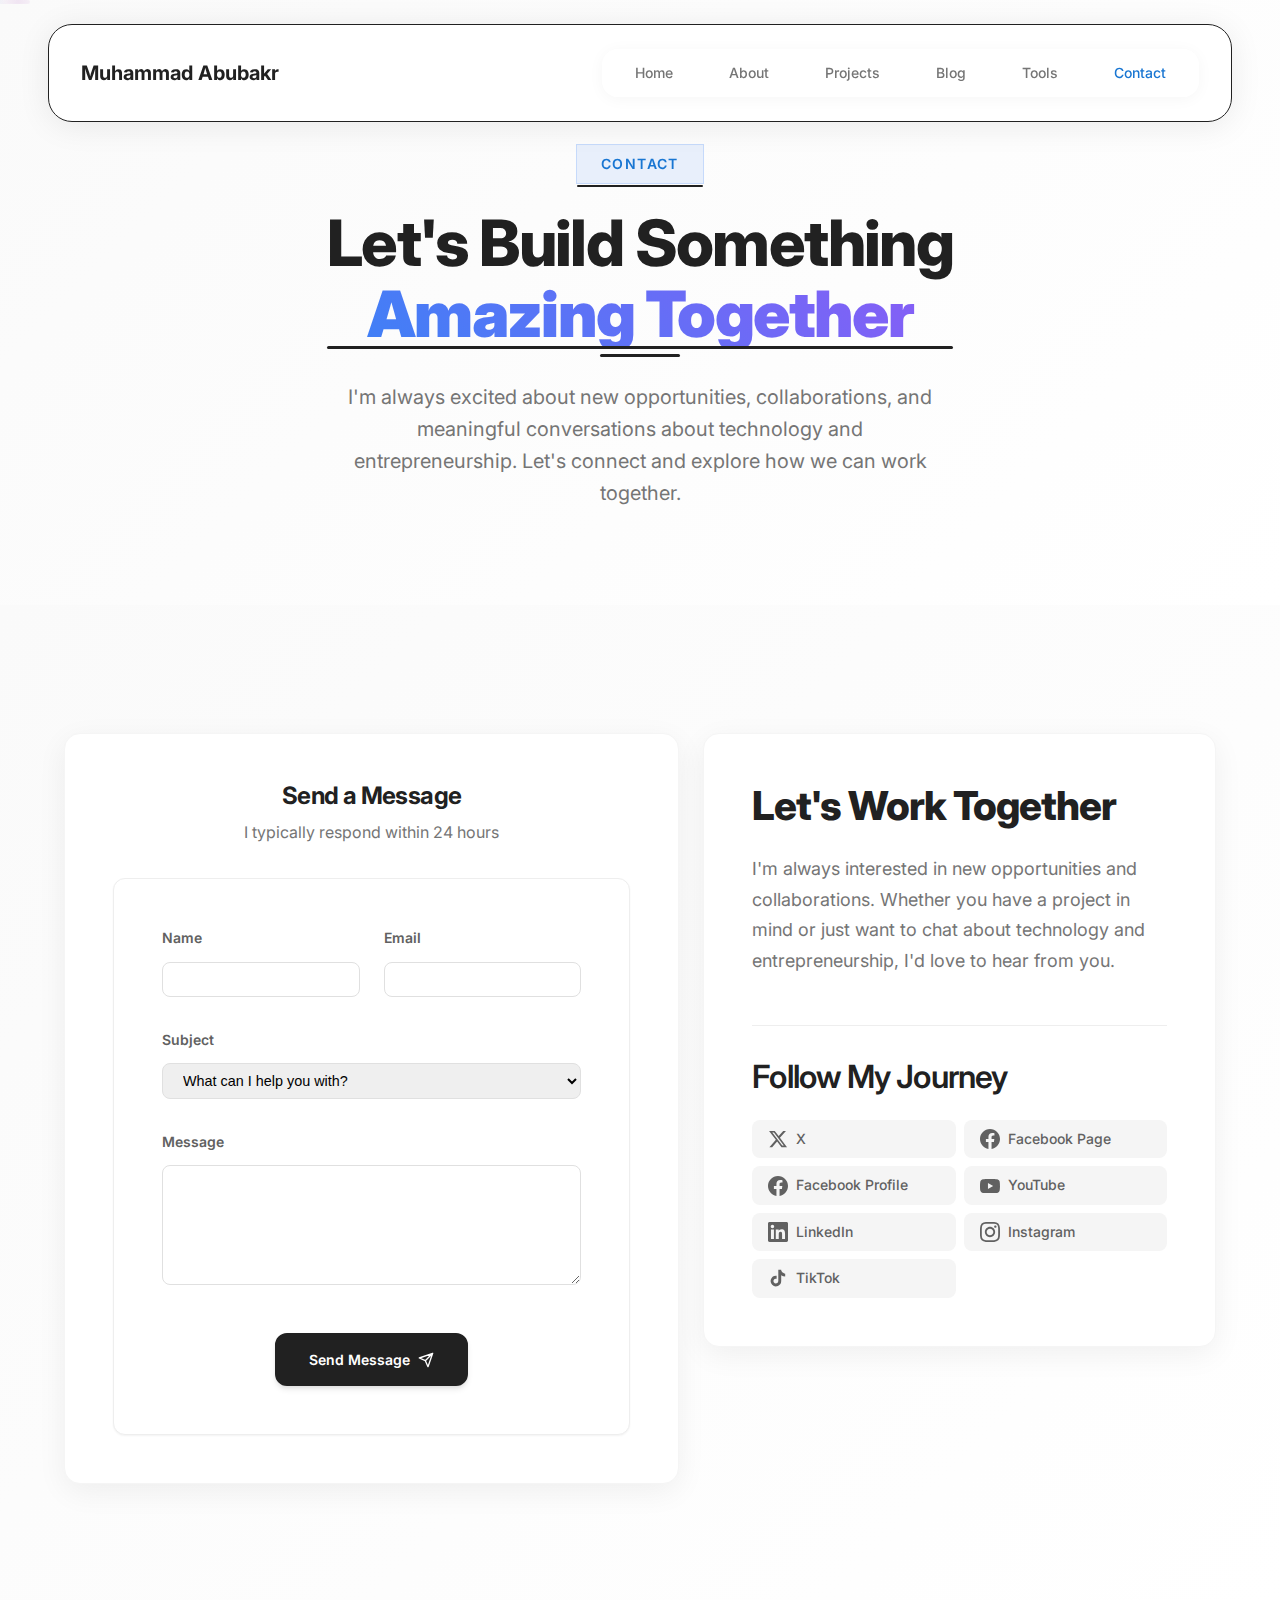
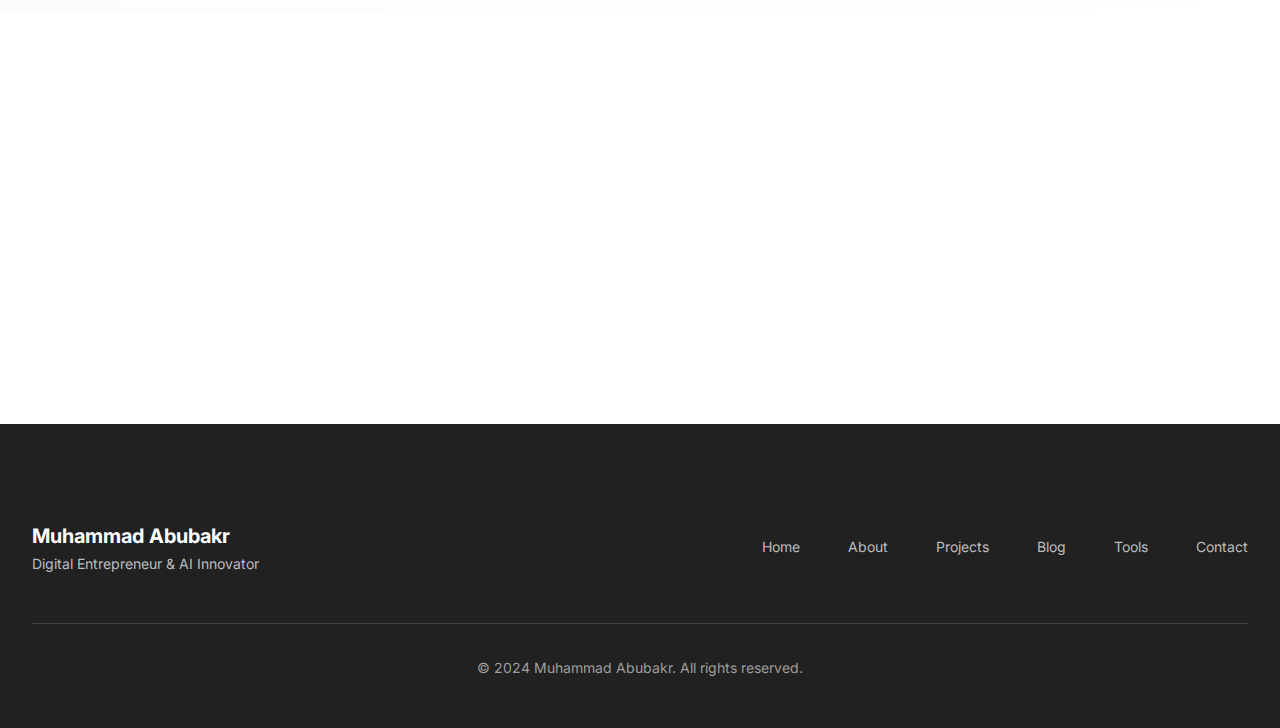
<file: contact.html>
<!DOCTYPE html>
<html lang="en">
<head>
    <meta charset="UTF-8">
    <meta name="viewport" content="width=device-width, initial-scale=1.0">
    <title>Contact — Muhammad Abubakr</title>
    <meta name="description" content="Get in touch with Muhammad Abubakr for collaborations, consultations, or just to say hello. Let's build something amazing together.">
    
    <!-- Fonts -->
    <link rel="preconnect" href="https://fonts.googleapis.com">
    <link rel="preconnect" href="https://fonts.gstatic.com" crossorigin>
    <link href="https://fonts.googleapis.com/css2?family=Inter:wght@300;400;500;600;700;800;900&family=JetBrains+Mono:wght@400;500;600&display=swap" rel="stylesheet">
    
    <!-- Styles -->
    <link rel="stylesheet" href="styles.css">
    
    <!-- Favicon -->
    <link rel="icon" type="image/svg+xml" href="data:image/svg+xml,<svg xmlns='http://www.w3.org/2000/svg' viewBox='0 0 100 100'><text y='.9em' font-size='90'>MA</text></svg>">
</head>
<body>
    <!-- Navigation -->
    <nav class="nav">
        <div class="nav-container">
            <div class="nav-logo">
                <a href="index.html" class="logo-text">Muhammad Abubakr</a>
            </div>
            <div class="nav-links">
                <a href="index.html" class="nav-link"><span>Home</span></a>
                <a href="about.html" class="nav-link"><span>About</span></a>
                <a href="projects.html" class="nav-link"><span>Projects</span></a>
                <a href="blogs.html" class="nav-link"><span>Blog</span></a>
                <a href="tools.html" class="nav-link"><span>Tools</span></a>
                <a href="contact.html" class="nav-link active"><span>Contact</span></a>
            </div>
        </div>
    </nav>

    <!-- Hero Section -->
    <section class="page-hero">
        <div class="container">
            <div class="page-hero-content">
                <div class="hero-intro">
                    <span class="intro-text">Contact</span>
                </div>
                <h1 class="page-title">
                    Let's Build Something
                    <span class="title-highlight">Amazing Together</span>
                </h1>
                <p class="page-description">
                    I'm always excited about new opportunities, collaborations, and meaningful conversations 
                    about technology and entrepreneurship. Let's connect and explore how we can work together.
                </p>
            </div>
        </div>
    </section>

    <!-- Contact Section -->
    <section class="contact-section">
        <div class="container">
            <div class="contact-grid">
                <!-- Contact Form -->
                <div class="contact-form-container">
                    <div class="form-header">
                        <h2 class="form-title">Send a Message</h2>
                        <p class="form-subtitle">I typically respond within 24 hours</p>
                    </div>
                    
                    <form class="contact-form">
                        <div class="form-row">
                            <div class="form-group">
                                <label for="name">Name</label>
                                <input type="text" id="name" name="name" class="form-input" required>
                            </div>
                            <div class="form-group">
                                <label for="email">Email</label>
                                <input type="email" id="email" name="email" class="form-input" required>
                            </div>
                        </div>
                        
                        <div class="form-group">
                            <label for="subject">Subject</label>
                            <select id="subject" name="subject" class="form-select" required>
                                <option value="">What can I help you with?</option>
                                <option value="collaboration">🤝 Collaboration</option>
                                <option value="consultation">💼 Strategic Consultation</option>
                                <option value="speaking">🎤 Speaking Engagement</option>
                                <option value="media">📺 Media Inquiry</option>
                                <option value="partnership">🚀 Partnership</option>
                                <option value="custom">⚡ Custom AI Solutions</option>
                                <option value="other">💡 Other</option>
                            </select>
                        </div>
                        
                        <div class="form-group">
                            <label for="message">Message</label>
                            <textarea id="message" name="message" class="form-textarea" rows="3" required></textarea>
                        </div>
                        
                        <div class="button-wrapper">
                            <button type="submit" class="form-submit">
                                <span>Send Message</span>
                                <svg width="16" height="16" viewBox="0 0 24 24" fill="none">
                                    <path d="M22 2L11 13M22 2L15 22L11 13M22 2L2 9L11 13" stroke="currentColor" stroke-width="2" stroke-linecap="round" stroke-linejoin="round"/>
                                </svg>
                            </button>
                        </div>
                    </form>
                </div>

                <!-- Let's Work Together -->
                <div class="contact-info-container">
                    <div class="contact-info">
                        <h2 class="contact-title">Let's Work Together</h2>
                        <p class="contact-description">
                            I'm always interested in new opportunities and collaborations. 
                            Whether you have a project in mind or just want to chat about 
                            technology and entrepreneurship, I'd love to hear from you.
                        </p>
                        

                        <div class="social-links">
                            <h3 class="social-title">Follow My Journey</h3>
                            <div class="social-buttons">
                                <a href="https://x.com/abubakrlearns" class="social-btn" target="_blank">
                                    <svg width="20" height="20" viewBox="0 0 24 24" fill="currentColor">
                                        <path d="M18.244 2.25h3.308l-7.227 8.26 8.502 11.24H16.17l-5.214-6.817L4.99 21.75H1.68l7.73-8.835L1.254 2.25H8.08l4.713 6.231zm-1.161 17.52h1.833L7.084 4.126H5.117z"/>
                                    </svg>
                                    <span>X</span>
                                </a>
                                <a href="https://facebook.com/abubakrlearnss" class="social-btn" target="_blank">
                                    <svg width="20" height="20" viewBox="0 0 24 24" fill="currentColor">
                                        <path d="M24 12.073c0-6.627-5.373-12-12-12s-12 5.373-12 12c0 5.99 4.388 10.954 10.125 11.854v-8.385H7.078v-3.47h3.047V9.43c0-3.007 1.792-4.669 4.533-4.669 1.312 0 2.686.235 2.686.235v2.953H15.83c-1.491 0-1.956.925-1.956 1.874v2.25h3.328l-.532 3.47h-2.796v8.385C19.612 23.027 24 18.062 24 12.073z"/>
                                    </svg>
                                    <span>Facebook Page</span>
                                </a>
                                <a href="https://facebook.com/abubakrlearns" class="social-btn" target="_blank">
                                    <svg width="20" height="20" viewBox="0 0 24 24" fill="currentColor">
                                        <path d="M24 12.073c0-6.627-5.373-12-12-12s-12 5.373-12 12c0 5.99 4.388 10.954 10.125 11.854v-8.385H7.078v-3.47h3.047V9.43c0-3.007 1.792-4.669 4.533-4.669 1.312 0 2.686.235 2.686.235v2.953H15.83c-1.491 0-1.956.925-1.956 1.874v2.25h3.328l-.532 3.47h-2.796v8.385C19.612 23.027 24 18.062 24 12.073z"/>
                                    </svg>
                                    <span>Facebook Profile</span>
                                </a>
                                <a href="https://youtube.com/@abubakrlearns" class="social-btn" target="_blank">
                                    <svg width="20" height="20" viewBox="0 0 24 24" fill="currentColor">
                                        <path d="M23.498 6.186a3.016 3.016 0 0 0-2.122-2.136C19.505 3.545 12 3.545 12 3.545s-7.505 0-9.377.505A3.017 3.017 0 0 0 .502 6.186C0 8.07 0 12 0 12s0 3.93.502 5.814a3.016 3.016 0 0 0 2.122 2.136c1.871.505 9.376.505 9.376.505s7.505 0 9.377-.505a3.015 3.015 0 0 0 2.122-2.136C24 15.93 24 12 24 12s0-3.93-.502-5.814zM9.545 15.568V8.432L15.818 12l-6.273 3.568z"/>
                                    </svg>
                                    <span>YouTube</span>
                                </a>
                                <a href="https://linkedin.com/in/abubakrlearns" class="social-btn" target="_blank">
                                    <svg width="20" height="20" viewBox="0 0 24 24" fill="currentColor">
                                        <path d="M20.447 20.452H16.893V14.883C16.893 13.555 16.866 11.846 15.041 11.846C13.188 11.846 12.905 13.291 12.905 14.785V20.452H9.351V9H12.765V10.561H12.811C13.288 9.661 14.448 8.711 16.181 8.711C19.782 8.711 20.448 11.081 20.448 14.166V20.452H20.447ZM5.337 7.433C4.193 7.433 3.274 6.507 3.274 5.366C3.274 4.224 4.194 3.299 5.337 3.299C6.477 3.299 7.401 4.224 7.401 5.366C7.401 6.507 6.476 7.433 5.337 7.433ZM7.119 20.452H3.555V9H7.119V20.452ZM22.225 0H1.771C0.792 0 0 0.774 0 1.729V22.271C0 23.227 0.792 24 1.771 24H22.222C23.2 24 24 23.227 24 22.271V1.729C24 0.774 23.2 0 22.222 0H22.225Z"/>
                                    </svg>
                                    <span>LinkedIn</span>
                                </a>
                                <a href="https://instagram.com/abubakrlearns" class="social-btn" target="_blank">
                                    <svg width="20" height="20" viewBox="0 0 24 24" fill="currentColor">
                                        <path d="M12 2.163c3.204 0 3.584.012 4.85.07 3.252.148 4.771 1.691 4.919 4.919.058 1.265.069 1.645.069 4.849 0 3.205-.012 3.584-.069 4.849-.149 3.225-1.664 4.771-4.919 4.919-1.266.058-1.644.07-4.85.07-3.204 0-3.584-.012-4.849-.07-3.26-.149-4.771-1.699-4.919-4.92-.058-1.265-.07-1.644-.07-4.849 0-3.204.013-3.583.07-4.849.149-3.227 1.664-4.771 4.919-4.919 1.266-.057 1.645-.069 4.849-.069zm0-2.163c-3.259 0-3.667.014-4.947.072-4.358.2-6.78 2.618-6.98 6.98-.059 1.281-.073 1.689-.073 4.948 0 3.259.014 3.668.072 4.948.2 4.358 2.618 6.78 6.98 6.98 1.281.058 1.689.072 4.948.072 3.259 0 3.668-.014 4.948-.072 4.354-.2 6.782-2.618 6.979-6.98.059-1.28.073-1.689.073-4.948 0-3.259-.014-3.667-.072-4.947-.196-4.354-2.617-6.78-6.979-6.98-1.281-.059-1.69-.073-4.949-.073zm0 5.838c-3.403 0-6.162 2.759-6.162 6.162s2.759 6.163 6.162 6.163 6.162-2.759 6.162-6.163c0-3.403-2.759-6.162-6.162-6.162zm0 10.162c-2.209 0-4-1.79-4-4 0-2.209 1.791-4 4-4s4 1.791 4 4c0 2.21-1.791 4-4 4zm6.406-11.845c-.796 0-1.441.645-1.441 1.44s.645 1.44 1.441 1.44c.795 0 1.439-.645 1.439-1.44s-.644-1.44-1.439-1.44z"/>
                                    </svg>
                                    <span>Instagram</span>
                                </a>
                                <a href="https://tiktok.com/@abubakrlearns" class="social-btn" target="_blank">
                                    <svg width="20" height="20" viewBox="0 0 24 24" fill="currentColor">
                                        <path d="M19.59 6.69a4.83 4.83 0 0 1-3.77-4.25V2h-3.45v13.67a2.89 2.89 0 0 1-5.2 1.74 2.89 2.89 0 0 1 2.31-4.64 2.93 2.93 0 0 1 .88.13V9.4a6.84 6.84 0 0 0-1-.05A6.33 6.33 0 0 0 5 20.1a6.34 6.34 0 0 0 10.86-4.43v-7a8.16 8.16 0 0 0 4.77 1.52v-3.4a4.85 4.85 0 0 1-1-.1z"/>
                                    </svg>
                                    <span>TikTok</span>
                                </a>
                            </div>
                        </div>
                    </div>
                </div>
            </div>
        </div>
    </section>


    <!-- CTA Section -->
    <section class="cta-new">
        <div class="container">
            <div class="cta-content-new">
                <h2 class="cta-title-new">Ready to Get Started?</h2>
                <p class="cta-description-new">
                    Don't wait to transform your business with AI and technology. 
                    Send me a message now and let's discuss how we can work together to achieve your goals.
                </p>
                <div class="cta-actions-new">
                    <a href="#contact" class="btn-primary-new">
                        <span>Send Message Now</span>
                        <svg width="16" height="16" viewBox="0 0 24 24" fill="none">
                            <path d="M22 2L11 13M22 2L15 22L11 13M22 2L2 9L11 13" stroke="currentColor" stroke-width="2" stroke-linecap="round" stroke-linejoin="round"/>
                        </svg>
                    </a>
                    <a href="tools.html" class="btn-secondary-new">Try My Tools First</a>
                </div>
            </div>
        </div>
    </section>

    <!-- Footer -->
    <footer class="footer">
        <div class="container">
            <div class="footer-content">
                <div class="footer-brand">
                    <span class="footer-logo">Muhammad Abubakr</span>
                    <p class="footer-description">Digital Entrepreneur & AI Innovator</p>
                </div>
                <div class="footer-links">
                    <a href="index.html" class="footer-link">Home</a>
                    <a href="about.html" class="footer-link">About</a>
                    <a href="projects.html" class="footer-link">Projects</a>
                    <a href="blogs.html" class="footer-link">Blog</a>
                    <a href="tools.html" class="footer-link">Tools</a>
                    <a href="contact.html" class="footer-link">Contact</a>
                </div>
            </div>
            <div class="footer-bottom">
                <p class="footer-copyright">© 2024 Muhammad Abubakr. All rights reserved.</p>
            </div>
        </div>
    </footer>

    <script src="script.js"></script>
</body>
</html>
</file>
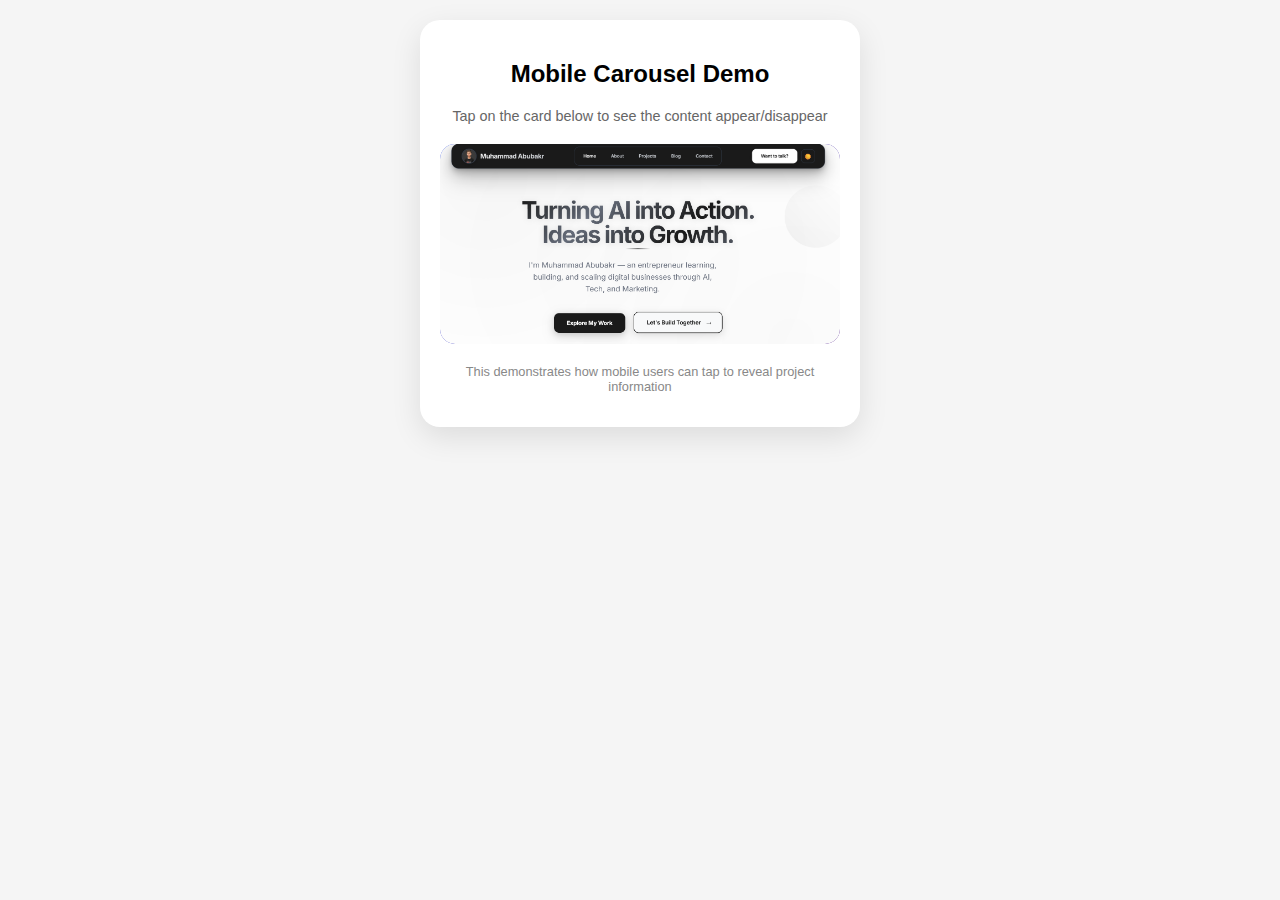
<file: mobile-demo.html>
<!DOCTYPE html>
<html lang="en">
<head>
    <meta charset="UTF-8">
    <meta name="viewport" content="width=device-width, initial-scale=1.0">
    <title>Mobile Carousel Demo</title>
    <style>
        body {
            font-family: Arial, sans-serif;
            margin: 0;
            padding: 20px;
            background: #f5f5f5;
        }
        
        .demo-container {
            max-width: 400px;
            margin: 0 auto;
            background: white;
            border-radius: 20px;
            padding: 20px;
            box-shadow: 0 10px 30px rgba(0,0,0,0.1);
        }
        
        .demo-card {
            width: 100%;
            height: 200px;
            background: linear-gradient(135deg, #667eea 0%, #764ba2 100%);
            border-radius: 15px;
            position: relative;
            overflow: hidden;
            cursor: pointer;
            margin-bottom: 20px;
            transition: transform 0.3s ease;
        }
        
        .demo-card:active {
            transform: scale(0.98);
        }
        
        .demo-image {
            width: 100%;
            height: 100%;
            background: url('assets/images/hero-section-image.png') center/cover;
            border-radius: 15px;
        }
        
        .demo-content {
            position: absolute;
            top: 0;
            left: 0;
            right: 0;
            bottom: 0;
            background: linear-gradient(135deg, rgba(0,0,0,0.7), rgba(0,0,0,0.9));
            color: white;
            padding: 20px;
            display: flex;
            flex-direction: column;
            justify-content: center;
            align-items: center;
            text-align: center;
            border-radius: 15px;
            opacity: 0;
            transform: translateY(20px);
            transition: all 0.3s ease;
            pointer-events: none;
        }
        
        .demo-card.tapped .demo-content {
            opacity: 1;
            transform: translateY(0);
            pointer-events: auto;
        }
        
        .demo-title {
            font-size: 1.2rem;
            font-weight: bold;
            margin-bottom: 10px;
        }
        
        .demo-tags {
            display: flex;
            gap: 5px;
            margin-bottom: 15px;
            flex-wrap: wrap;
            justify-content: center;
        }
        
        .demo-tag {
            background: rgba(255,255,255,0.2);
            padding: 4px 8px;
            border-radius: 12px;
            font-size: 0.7rem;
            font-weight: 600;
        }
        
        .demo-button {
            background: white;
            color: #333;
            padding: 8px 16px;
            border-radius: 20px;
            text-decoration: none;
            font-weight: 600;
            font-size: 0.8rem;
            transition: all 0.3s ease;
        }
        
        .demo-button:hover {
            transform: translateY(-2px);
            box-shadow: 0 5px 15px rgba(0,0,0,0.2);
        }
        
        .instructions {
            text-align: center;
            color: #666;
            margin-bottom: 20px;
            font-size: 0.9rem;
        }
    </style>
</head>
<body>
    <div class="demo-container">
        <h2 style="text-align: center; margin-bottom: 20px;">Mobile Carousel Demo</h2>
        <p class="instructions">Tap on the card below to see the content appear/disappear</p>
        
        <div class="demo-card" onclick="toggleCard(this)">
            <div class="demo-image"></div>
            <div class="demo-content">
                <div class="demo-title">Personal Brand Website</div>
                <div class="demo-tags">
                    <span class="demo-tag">HTML5</span>
                    <span class="demo-tag">CSS3</span>
                    <span class="demo-tag">JavaScript</span>
                    <span class="demo-tag">Responsive</span>
                </div>
                <a href="#" class="demo-button">View Project →</a>
            </div>
        </div>
        
        <div style="text-align: center; color: #888; font-size: 0.8rem; margin-top: 20px;">
            <p>This demonstrates how mobile users can tap to reveal project information</p>
        </div>
    </div>

    <script>
        function toggleCard(card) {
            card.classList.toggle('tapped');
        }
    </script>
</body>
</html>
</file>
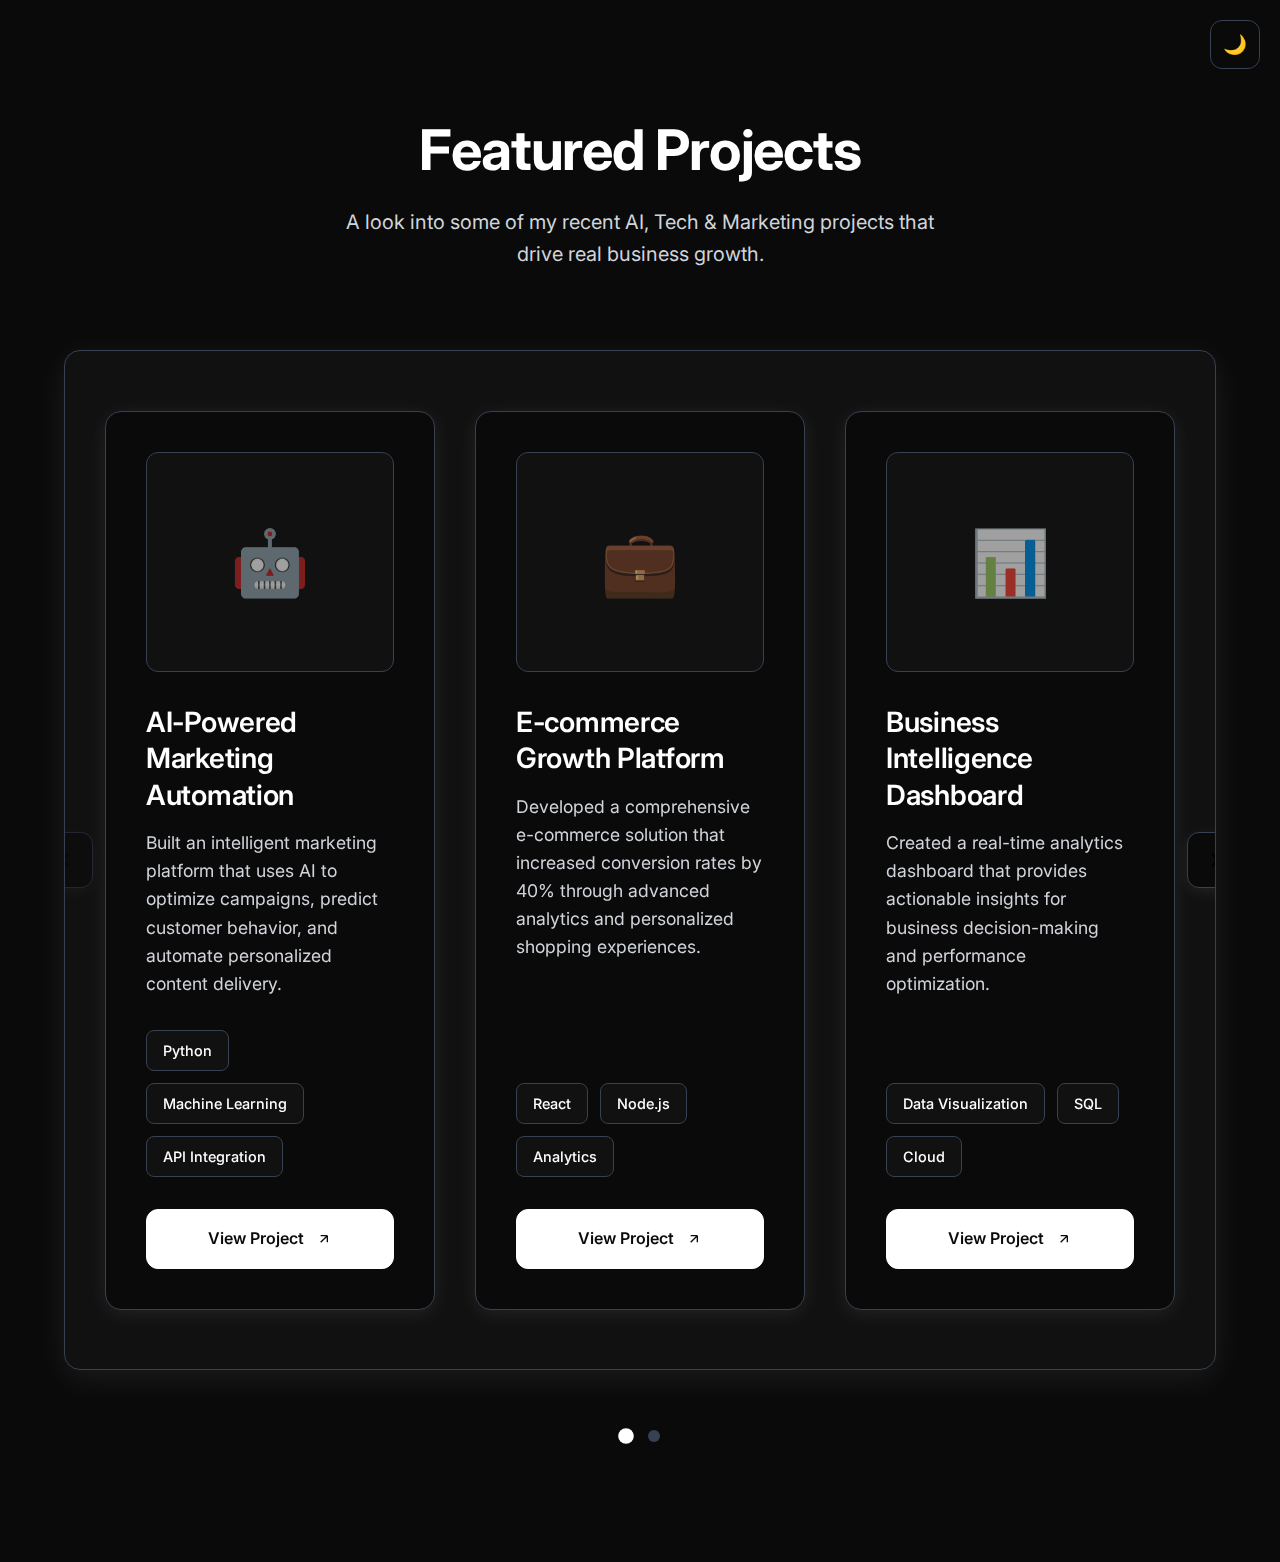
<file: projects-carousel-test.html>
<!DOCTYPE html>
<html lang="en">
<head>
    <meta charset="UTF-8">
    <meta name="viewport" content="width=device-width, initial-scale=1.0">
    <title>Projects Showcase - Test</title>
    
    <!-- Stylesheets -->
    <link rel="stylesheet" href="css/main.css">
    <link rel="stylesheet" href="css/responsive.css">
    <link rel="preconnect" href="https://fonts.googleapis.com">
    <link rel="preconnect" href="https://fonts.gstatic.com" crossorigin>
    <link href="https://fonts.googleapis.com/css2?family=Inter:wght@300;400;500;600;700&display=swap" rel="stylesheet">
    
    <!-- Projects Carousel Styles -->
    <style>
        /* Projects Showcase Section - Consistent Design */
        .projects-showcase {
            padding: 120px 0;
            background: var(--bg-primary);
            position: relative;
            overflow: hidden;
        }

        .projects-container {
            max-width: 1200px;
            margin: 0 auto;
            padding: 0 24px;
            position: relative;
            z-index: 1;
        }

        .projects-header {
            text-align: center;
            margin-bottom: 80px;
        }

        .projects-title {
            font-size: 3.5rem;
            font-weight: 700;
            color: var(--text-primary);
            margin-bottom: 24px;
            line-height: 1.1;
            letter-spacing: -0.02em;
        }

        .projects-subtitle {
            font-size: 1.25rem;
            color: var(--text-secondary);
            max-width: 600px;
            margin: 0 auto;
            line-height: 1.6;
            font-weight: 400;
        }

        /* Carousel Container - Clean Design */
        .carousel-container {
            position: relative;
            overflow: hidden;
            border-radius: var(--border-radius);
            background: var(--bg-secondary);
            box-shadow: 0 8px 32px var(--shadow-light);
            border: 1px solid var(--border-color);
        }

        .carousel-track {
            display: flex;
            transition: transform 0.6s cubic-bezier(0.4, 0, 0.2, 1);
            will-change: transform;
        }

        .carousel-slide {
            min-width: 100%;
            padding: 60px 40px;
            display: flex;
            justify-content: center;
            align-items: center;
        }

        /* Project Cards Grid - Consistent Styling */
        .projects-grid {
            display: grid;
            grid-template-columns: repeat(3, 1fr);
            gap: 40px;
            width: 100%;
        }

        .project-card {
            background: var(--bg-primary);
            border-radius: var(--border-radius);
            padding: 40px;
            box-shadow: 0 4px 20px var(--shadow-light);
            border: 1px solid var(--border-color);
            transition: var(--transition);
            position: relative;
            overflow: hidden;
            height: 100%;
            display: flex;
            flex-direction: column;
        }

        .project-card:hover {
            transform: translateY(-4px);
            box-shadow: 0 12px 40px var(--shadow-medium);
            border-color: var(--text-primary);
        }

        .project-image {
            width: 100%;
            height: 220px;
            background: var(--bg-secondary);
            border-radius: 12px;
            margin-bottom: 32px;
            display: flex;
            align-items: center;
            justify-content: center;
            position: relative;
            overflow: hidden;
            border: 1px solid var(--border-color);
        }

        .project-image img {
            width: 100%;
            height: 100%;
            object-fit: cover;
            border-radius: 12px;
        }

        .project-placeholder {
            font-size: 4rem;
            color: var(--text-muted);
            font-weight: 300;
            opacity: 0.6;
        }

        .project-content {
            flex: 1;
            display: flex;
            flex-direction: column;
        }

        .project-title {
            font-size: 1.75rem;
            font-weight: 600;
            color: var(--text-primary);
            margin-bottom: 16px;
            line-height: 1.3;
            letter-spacing: -0.01em;
        }

        .project-description {
            font-size: 1.1rem;
            color: var(--text-secondary);
            line-height: 1.6;
            margin-bottom: 32px;
            flex: 1;
            font-weight: 400;
        }

        .project-tech {
            display: flex;
            flex-wrap: wrap;
            gap: 12px;
            margin-bottom: 32px;
        }

        .tech-tag {
            background: var(--bg-secondary);
            color: var(--text-primary);
            padding: 8px 16px;
            border-radius: 8px;
            font-size: 0.9rem;
            font-weight: 500;
            border: 1px solid var(--border-color);
            transition: var(--transition);
        }

        .tech-tag:hover {
            background: var(--text-primary);
            color: var(--bg-primary);
        }

        .project-cta {
            display: inline-flex;
            align-items: center;
            justify-content: center;
            gap: 12px;
            padding: 16px 32px;
            background: var(--text-primary);
            color: var(--bg-primary);
            text-decoration: none;
            border-radius: 12px;
            font-weight: 600;
            font-size: 1rem;
            transition: var(--transition);
            border: 1px solid var(--text-primary);
            cursor: pointer;
            width: 100%;
            text-align: center;
        }

        .project-cta:hover {
            background: var(--bg-primary);
            color: var(--text-primary);
            transform: translateY(-2px);
            box-shadow: 0 8px 25px var(--shadow-medium);
        }

        .project-cta:active {
            transform: translateY(0);
        }

        /* Carousel Navigation - Consistent Design */
        .carousel-nav {
            position: absolute;
            top: 50%;
            transform: translateY(-50%);
            background: var(--bg-primary);
            border: 1px solid var(--border-color);
            border-radius: 12px;
            width: 56px;
            height: 56px;
            display: flex;
            align-items: center;
            justify-content: center;
            cursor: pointer;
            transition: var(--transition);
            z-index: 10;
            box-shadow: 0 4px 16px var(--shadow-light);
        }

        .carousel-nav:hover {
            background: var(--text-primary);
            color: var(--bg-primary);
            transform: translateY(-50%) scale(1.05);
            box-shadow: 0 8px 24px var(--shadow-medium);
        }

        .carousel-nav.prev {
            left: -28px;
        }

        .carousel-nav.next {
            right: -28px;
        }

        .carousel-nav svg {
            width: 24px;
            height: 24px;
        }

        /* Pagination Dots - Clean Design */
        .carousel-pagination {
            display: flex;
            justify-content: center;
            align-items: center;
            gap: 16px;
            margin-top: 60px;
        }

        .pagination-dot {
            width: 12px;
            height: 12px;
            border-radius: 6px;
            background: var(--border-color);
            cursor: pointer;
            transition: var(--transition);
            border: none;
        }

        .pagination-dot.active {
            background: var(--text-primary);
            transform: scale(1.3);
        }

        .pagination-dot:hover {
            background: var(--text-secondary);
        }

        /* Responsive Design - Consistent Breakpoints */
        @media (max-width: 1024px) {
            .projects-grid {
                grid-template-columns: repeat(2, 1fr);
                gap: 32px;
            }
            
            .carousel-slide {
                padding: 50px 32px;
            }
        }

        @media (max-width: 768px) {
            .projects-showcase {
                padding: 100px 0;
            }
            
            .projects-container {
                padding: 0 20px;
            }
            
            .projects-title {
                font-size: 2.75rem;
            }
            
            .projects-subtitle {
                font-size: 1.1rem;
            }
            
            .projects-grid {
                grid-template-columns: 1fr;
                gap: 24px;
            }
            
            .carousel-slide {
                padding: 40px 24px;
            }
            
            .project-card {
                padding: 32px;
            }
            
            .carousel-nav {
                width: 48px;
                height: 48px;
            }
            
            .carousel-nav.prev {
                left: -24px;
            }
            
            .carousel-nav.next {
                right: -24px;
            }
        }

        @media (max-width: 480px) {
            .projects-title {
                font-size: 2.25rem;
            }
            
            .project-card {
                padding: 28px;
            }
            
            .project-image {
                height: 180px;
            }
            
            .carousel-slide {
                padding: 32px 20px;
            }
        }
    </style>
</head>
<body>
    <!-- Theme Toggle for Testing -->
    <div style="position: fixed; top: 20px; right: 20px; z-index: 1000;">
        <button id="themeToggle" style="
            background: var(--bg-primary);
            border: 1px solid var(--border-color);
            border-radius: 12px;
            padding: 12px;
            cursor: pointer;
            color: var(--text-primary);
            font-size: 1.2rem;
        ">🌙</button>
    </div>

    <!-- Projects Showcase Section -->
    <section class="projects-showcase" id="projects">
        <div class="projects-container">
            <!-- Section Header -->
            <div class="projects-header">
                <h2 class="projects-title">Featured Projects</h2>
                <p class="projects-subtitle">
                    A look into some of my recent AI, Tech & Marketing projects that drive real business growth.
                </p>
            </div>

            <!-- Carousel Container -->
            <div class="carousel-container">
                <!-- Navigation Arrows -->
                <button class="carousel-nav prev" id="prevBtn" aria-label="Previous projects">
                    <svg viewBox="0 0 24 24" fill="none" stroke="currentColor" stroke-width="2">
                        <path d="M15 18l-6-6 6-6"/>
                    </svg>
                </button>
                <button class="carousel-nav next" id="nextBtn" aria-label="Next projects">
                    <svg viewBox="0 0 24 24" fill="none" stroke="currentColor" stroke-width="2">
                        <path d="M9 18l6-6-6-6"/>
                    </svg>
                </button>

                <!-- Carousel Track -->
                <div class="carousel-track" id="carouselTrack">
                    <!-- Slide 1 -->
                    <div class="carousel-slide">
                        <div class="projects-grid">
                            <div class="project-card">
                                <div class="project-image">
                                    <div class="project-placeholder">🤖</div>
                                </div>
                                <div class="project-content">
                                    <h3 class="project-title">AI-Powered Marketing Automation</h3>
                                    <p class="project-description">
                                        Built an intelligent marketing platform that uses AI to optimize campaigns, 
                                        predict customer behavior, and automate personalized content delivery.
                                    </p>
                                    <div class="project-tech">
                                        <span class="tech-tag">Python</span>
                                        <span class="tech-tag">Machine Learning</span>
                                        <span class="tech-tag">API Integration</span>
                                    </div>
                                    <a href="#" class="project-cta">
                                        View Project
                                        <svg width="16" height="16" viewBox="0 0 24 24" fill="none" stroke="currentColor" stroke-width="2">
                                            <path d="M7 17L17 7M17 7H7M17 7V17"/>
                                        </svg>
                                    </a>
                                </div>
                            </div>

                            <div class="project-card">
                                <div class="project-image">
                                    <div class="project-placeholder">💼</div>
                                </div>
                                <div class="project-content">
                                    <h3 class="project-title">E-commerce Growth Platform</h3>
                                    <p class="project-description">
                                        Developed a comprehensive e-commerce solution that increased conversion rates by 40% 
                                        through advanced analytics and personalized shopping experiences.
                                    </p>
                                    <div class="project-tech">
                                        <span class="tech-tag">React</span>
                                        <span class="tech-tag">Node.js</span>
                                        <span class="tech-tag">Analytics</span>
                                    </div>
                                    <a href="#" class="project-cta">
                                        View Project
                                        <svg width="16" height="16" viewBox="0 0 24 24" fill="none" stroke="currentColor" stroke-width="2">
                                            <path d="M7 17L17 7M17 7H7M17 7V17"/>
                                        </svg>
                                    </a>
                                </div>
                            </div>

                            <div class="project-card">
                                <div class="project-image">
                                    <div class="project-placeholder">📊</div>
                                </div>
                                <div class="project-content">
                                    <h3 class="project-title">Business Intelligence Dashboard</h3>
                                    <p class="project-description">
                                        Created a real-time analytics dashboard that provides actionable insights 
                                        for business decision-making and performance optimization.
                                    </p>
                                    <div class="project-tech">
                                        <span class="tech-tag">Data Visualization</span>
                                        <span class="tech-tag">SQL</span>
                                        <span class="tech-tag">Cloud</span>
                                    </div>
                                    <a href="#" class="project-cta">
                                        View Project
                                        <svg width="16" height="16" viewBox="0 0 24 24" fill="none" stroke="currentColor" stroke-width="2">
                                            <path d="M7 17L17 7M17 7H7M17 7V17"/>
                                        </svg>
                                    </a>
                                </div>
                            </div>
                        </div>
                    </div>

                    <!-- Slide 2 -->
                    <div class="carousel-slide">
                        <div class="projects-grid">
                            <div class="project-card">
                                <div class="project-image">
                                    <div class="project-placeholder">🚀</div>
                                </div>
                                <div class="project-content">
                                    <h3 class="project-title">SaaS Product Launch</h3>
                                    <p class="project-description">
                                        Led the complete product development and go-to-market strategy for a B2B SaaS 
                                        platform that achieved $100K ARR in the first 6 months.
                                    </p>
                                    <div class="project-tech">
                                        <span class="tech-tag">Product Strategy</span>
                                        <span class="tech-tag">Growth Marketing</span>
                                        <span class="tech-tag">User Research</span>
                                    </div>
                                    <a href="#" class="project-cta">
                                        View Project
                                        <svg width="16" height="16" viewBox="0 0 24 24" fill="none" stroke="currentColor" stroke-width="2">
                                            <path d="M7 17L17 7M17 7H7M17 7V17"/>
                                        </svg>
                                    </a>
                                </div>
                            </div>

                            <div class="project-card">
                                <div class="project-image">
                                    <div class="project-placeholder">🎯</div>
                                </div>
                                <div class="project-content">
                                    <h3 class="project-title">Digital Marketing Campaign</h3>
                                    <p class="project-description">
                                        Orchestrated a multi-channel digital marketing campaign that generated 500+ 
                                        qualified leads and increased brand awareness by 200%.
                                    </p>
                                    <div class="project-tech">
                                        <span class="tech-tag">Social Media</span>
                                        <span class="tech-tag">Content Marketing</span>
                                        <span class="tech-tag">SEO</span>
                                    </div>
                                    <a href="#" class="project-cta">
                                        View Project
                                        <svg width="16" height="16" viewBox="0 0 24 24" fill="none" stroke="currentColor" stroke-width="2">
                                            <path d="M7 17L17 7M17 7H7M17 7V17"/>
                                        </svg>
                                    </a>
                                </div>
                            </div>

                            <div class="project-card">
                                <div class="project-image">
                                    <div class="project-placeholder">⚡</div>
                                </div>
                                <div class="project-content">
                                    <h3 class="project-title">Process Automation Suite</h3>
                                    <p class="project-description">
                                        Designed and implemented automation workflows that reduced manual work by 70% 
                                        and improved operational efficiency across multiple departments.
                                    </p>
                                    <div class="project-tech">
                                        <span class="tech-tag">Automation</span>
                                        <span class="tech-tag">Workflow</span>
                                        <span class="tech-tag">Integration</span>
                                    </div>
                                    <a href="#" class="project-cta">
                                        View Project
                                        <svg width="16" height="16" viewBox="0 0 24 24" fill="none" stroke="currentColor" stroke-width="2">
                                            <path d="M7 17L17 7M17 7H7M17 7V17"/>
                                        </svg>
                                    </a>
                                </div>
                            </div>
                        </div>
                    </div>
                </div>
            </div>

            <!-- Pagination Dots -->
            <div class="carousel-pagination" id="paginationDots">
                <button class="pagination-dot active" data-slide="0"></button>
                <button class="pagination-dot" data-slide="1"></button>
            </div>
        </div>
    </section>

    <!-- JavaScript -->
    <script>
        // Theme Toggle
        const themeToggle = document.getElementById('themeToggle');
        const body = document.body;

        themeToggle.addEventListener('click', () => {
            const currentTheme = body.getAttribute('data-theme');
            const newTheme = currentTheme === 'dark' ? 'light' : 'dark';
            body.setAttribute('data-theme', newTheme);
            themeToggle.textContent = newTheme === 'dark' ? '☀️' : '🌙';
        });

        // Initialize with dark theme
        body.setAttribute('data-theme', 'dark');

        // Carousel Functionality
        class ProjectsCarousel {
            constructor() {
                this.currentSlide = 0;
                this.totalSlides = 2; // Number of slides
                this.carouselTrack = document.getElementById('carouselTrack');
                this.prevBtn = document.getElementById('prevBtn');
                this.nextBtn = document.getElementById('nextBtn');
                this.paginationDots = document.querySelectorAll('.pagination-dot');
                
                this.init();
            }

            init() {
                this.bindEvents();
                this.updateCarousel();
            }

            bindEvents() {
                this.prevBtn.addEventListener('click', () => this.prevSlide());
                this.nextBtn.addEventListener('click', () => this.nextSlide());
                
                this.paginationDots.forEach((dot, index) => {
                    dot.addEventListener('click', () => this.goToSlide(index));
                });

                // Touch support for mobile
                this.addTouchSupport();
            }

            addTouchSupport() {
                let startX = 0;
                let startY = 0;
                let distX = 0;
                let distY = 0;

                this.carouselTrack.addEventListener('touchstart', (e) => {
                    const touch = e.touches[0];
                    startX = touch.clientX;
                    startY = touch.clientY;
                });

                this.carouselTrack.addEventListener('touchmove', (e) => {
                    e.preventDefault();
                });

                this.carouselTrack.addEventListener('touchend', (e) => {
                    const touch = e.changedTouches[0];
                    distX = touch.clientX - startX;
                    distY = touch.clientY - startY;

                    // Check if horizontal swipe is greater than vertical
                    if (Math.abs(distX) > Math.abs(distY)) {
                        if (distX > 50) {
                            this.prevSlide();
                        } else if (distX < -50) {
                            this.nextSlide();
                        }
                    }
                });
            }

            prevSlide() {
                this.currentSlide = (this.currentSlide - 1 + this.totalSlides) % this.totalSlides;
                this.updateCarousel();
            }

            nextSlide() {
                this.currentSlide = (this.currentSlide + 1) % this.totalSlides;
                this.updateCarousel();
            }

            goToSlide(slideIndex) {
                this.currentSlide = slideIndex;
                this.updateCarousel();
            }

            updateCarousel() {
                const translateX = -this.currentSlide * 100;
                this.carouselTrack.style.transform = `translateX(${translateX}%)`;

                // Update pagination dots
                this.paginationDots.forEach((dot, index) => {
                    dot.classList.toggle('active', index === this.currentSlide);
                });

                // Update navigation button states
                this.prevBtn.style.opacity = this.currentSlide === 0 ? '0.5' : '1';
                this.nextBtn.style.opacity = this.currentSlide === this.totalSlides - 1 ? '0.5' : '1';
            }
        }

        // Initialize carousel when DOM is loaded
        document.addEventListener('DOMContentLoaded', () => {
            new ProjectsCarousel();
        });
    </script>
</body>
</html>
</file>
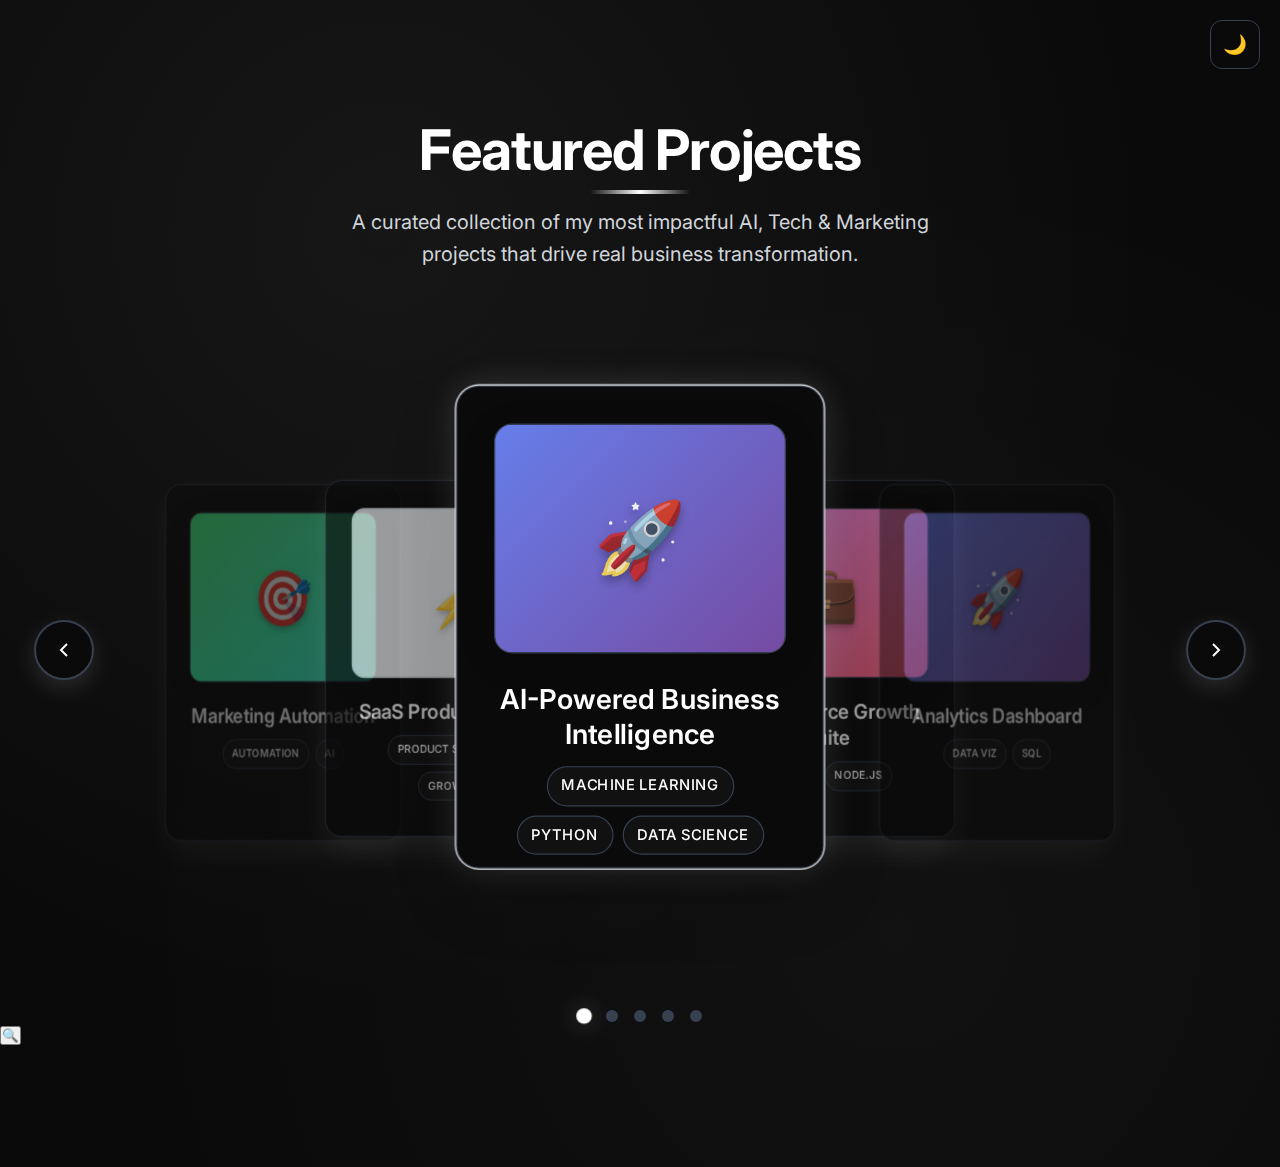
<file: projects-showcase-new-concept.html>
<!DOCTYPE html>
<html lang="en">
<head>
    <meta charset="UTF-8">
    <meta name="viewport" content="width=device-width, initial-scale=1.0">
    <title>Projects Showcase - New Concept</title>
    
    <!-- Stylesheets -->
    <link rel="stylesheet" href="css/main.css">
    <link rel="stylesheet" href="css/responsive.css">
    <link rel="preconnect" href="https://fonts.googleapis.com">
    <link rel="preconnect" href="https://fonts.gstatic.com" crossorigin>
    <link href="https://fonts.googleapis.com/css2?family=Inter:wght@300;400;500;600;700&display=swap" rel="stylesheet">
    
    <!-- Story Frames Carousel - Cinematic 3D Concept -->
    <style>
        /* Projects Showcase - Story Frames Carousel */
        .projects-showcase {
            padding: 120px 0;
            background: var(--bg-primary);
            position: relative;
            overflow: hidden;
            perspective: 1000px;
        }

        .projects-showcase::before {
            content: '';
            position: absolute;
            top: 0;
            left: 0;
            right: 0;
            bottom: 0;
            background: 
                radial-gradient(circle at 30% 20%, rgba(255, 255, 255, 0.03) 0%, transparent 60%),
                radial-gradient(circle at 70% 80%, rgba(255, 255, 255, 0.02) 0%, transparent 60%);
            pointer-events: none;
            animation: parallaxBackground 20s ease-in-out infinite;
        }

        /* Dark theme background effects */
        [data-theme="dark"] .projects-showcase::before {
            background: 
                radial-gradient(circle at 30% 20%, rgba(255, 255, 255, 0.05) 0%, transparent 60%),
                radial-gradient(circle at 70% 80%, rgba(255, 255, 255, 0.03) 0%, transparent 60%);
        }

        /* Light theme background effects */
        [data-theme="light"] .projects-showcase::before {
            background: 
                radial-gradient(circle at 30% 20%, rgba(0, 0, 0, 0.02) 0%, transparent 60%),
                radial-gradient(circle at 70% 80%, rgba(0, 0, 0, 0.01) 0%, transparent 60%);
        }

        @keyframes parallaxBackground {
            0%, 100% { transform: translateY(0px) scale(1); }
            50% { transform: translateY(-20px) scale(1.02); }
        }

        .projects-container {
            max-width: 1200px;
            margin: 0 auto;
            padding: 0 24px;
            position: relative;
            z-index: 1;
        }

        .projects-header {
            text-align: center;
            margin-bottom: 80px;
            position: relative;
        }

        .projects-title {
            font-size: 3.5rem;
            font-weight: 700;
            color: var(--text-primary);
            margin-bottom: 24px;
            line-height: 1.1;
            letter-spacing: -0.02em;
            position: relative;
        }

        .projects-title::after {
            content: '';
            position: absolute;
            bottom: -12px;
            left: 50%;
            transform: translateX(-50%);
            width: 100px;
            height: 4px;
            background: linear-gradient(90deg, transparent, var(--text-primary), transparent);
            border-radius: 2px;
            animation: titleGlow 3s ease-in-out infinite;
        }

        @keyframes titleGlow {
            0%, 100% { opacity: 0.6; transform: translateX(-50%) scaleX(1); }
            50% { opacity: 1; transform: translateX(-50%) scaleX(1.1); }
        }

        .projects-subtitle {
            font-size: 1.25rem;
            color: var(--text-secondary);
            max-width: 600px;
            margin: 0 auto;
            line-height: 1.6;
            font-weight: 400;
        }

        /* Story Frames Carousel Container */
        .carousel-container {
            position: relative;
            height: 600px;
            display: flex;
            align-items: center;
            justify-content: center;
            perspective: 1200px;
            margin: 0 auto;
        }

        .carousel-track {
            position: relative;
            width: 100%;
            height: 100%;
            display: flex;
            align-items: center;
            justify-content: center;
        }

        /* Project Cards - Refined 3D Layout */
        .project-card {
            position: absolute;
            width: 320px;
            height: 420px;
            background: var(--bg-primary);
            border-radius: 20px;
            padding: 32px;
            box-shadow: 0 15px 40px var(--shadow-medium);
            border: 1px solid var(--border-color);
            transition: all 0.8s cubic-bezier(0.4, 0, 0.2, 1);
            cursor: pointer;
            display: flex;
            flex-direction: column;
            justify-content: space-between;
            transform-style: preserve-3d;
            backface-visibility: hidden;
            opacity: 0.7;
            scale: 0.85;
        }

        /* Center Card - Active State (Above All Others) */
        .project-card.active {
            opacity: 1;
            scale: 1.15;
            transform: translateZ(80px) rotateY(0deg) translateY(-20px);
            border-color: var(--text-primary);
            box-shadow: 
                0 25px 60px var(--shadow-heavy),
                0 0 0 1px var(--text-primary),
                0 0 30px rgba(255, 255, 255, 0.1);
            z-index: 10;
        }

        /* Dark theme active card glow */
        [data-theme="dark"] .project-card.active {
            box-shadow: 
                0 25px 60px var(--shadow-heavy),
                0 0 0 1px var(--text-primary),
                0 0 30px rgba(255, 255, 255, 0.15);
        }

        /* Light theme active card glow */
        [data-theme="light"] .project-card.active {
            box-shadow: 
                0 25px 60px var(--shadow-heavy),
                0 0 0 1px var(--text-primary),
                0 0 30px rgba(0, 0, 0, 0.1);
        }

        /* Left Side Cards - Refined Positioning */
        .project-card.left {
            transform: translateX(-220px) translateZ(-80px) rotateY(20deg) translateY(10px);
            opacity: 0.6;
        }

        .project-card.left-2 {
            transform: translateX(-420px) translateZ(-160px) rotateY(30deg) translateY(15px);
            opacity: 0.4;
        }

        /* Right Side Cards - Refined Positioning */
        .project-card.right {
            transform: translateX(220px) translateZ(-80px) rotateY(-20deg) translateY(10px);
            opacity: 0.6;
        }

        .project-card.right-2 {
            transform: translateX(420px) translateZ(-160px) rotateY(-30deg) translateY(15px);
            opacity: 0.4;
        }

        /* Card Hover Effects - Refined */
        .project-card:hover {
            transform: translateZ(40px) scale(1.05) translateY(-5px);
            box-shadow: 0 20px 50px var(--shadow-heavy);
            opacity: 0.9;
        }

        .project-card.active:hover {
            transform: translateZ(100px) scale(1.2) translateY(-30px);
            box-shadow: 
                0 30px 70px var(--shadow-heavy),
                0 0 0 1px var(--text-primary),
                0 0 40px rgba(255, 255, 255, 0.15);
        }

        /* Dark theme active card hover glow */
        [data-theme="dark"] .project-card.active:hover {
            box-shadow: 
                0 30px 70px var(--shadow-heavy),
                0 0 0 1px var(--text-primary),
                0 0 40px rgba(255, 255, 255, 0.2);
        }

        /* Light theme active card hover glow */
        [data-theme="light"] .project-card.active:hover {
            box-shadow: 
                0 30px 70px var(--shadow-heavy),
                0 0 0 1px var(--text-primary),
                0 0 40px rgba(0, 0, 0, 0.15);
        }

        /* Project Content Styling - Enhanced with Thumbnails */
        .project-image {
            width: 100%;
            height: 220px;
            background: var(--bg-secondary);
            border-radius: 20px;
            margin-bottom: 24px;
            display: flex;
            align-items: center;
            justify-content: center;
            position: relative;
            overflow: hidden;
            border: 2px solid var(--border-color);
            transition: all 0.6s cubic-bezier(0.25, 0.46, 0.45, 0.94);
            flex-shrink: 0;
            box-shadow: 0 8px 32px rgba(0, 0, 0, 0.1);
        }

        /* Project Image with Real Thumbnails - Improved Responsiveness */
        .project-image img {
            width: 100%;
            height: 100%;
            object-fit: cover;
            object-position: center;
            border-radius: 16px;
            transition: transform 0.6s cubic-bezier(0.25, 0.46, 0.45, 0.94);
            display: block;
            max-width: 100%;
            max-height: 100%;
        }

        .project-card:hover .project-image img {
            transform: scale(1.05);
        }

        /* Ensure images load properly */
        .project-image img[src] {
            opacity: 1;
            transition: opacity 0.3s ease;
        }

        .project-image img:not([src]) {
            opacity: 0;
        }

        /* Project Image Overlay */
        .project-overlay {
            position: absolute;
            top: 0;
            left: 0;
            right: 0;
            bottom: 0;
            background: linear-gradient(135deg, rgba(0,0,0,0.1), rgba(0,0,0,0.3));
            opacity: 0;
            transition: opacity 0.6s cubic-bezier(0.25, 0.46, 0.45, 0.94);
            display: flex;
            align-items: flex-end;
            padding: 16px;
            border-radius: 16px;
        }

        .project-card:hover .project-overlay {
            opacity: 1;
        }

        .project-category {
            background: rgba(255, 255, 255, 0.9);
            color: var(--text-primary);
            padding: 6px 12px;
            border-radius: 20px;
            font-size: 0.8rem;
            font-weight: 600;
            backdrop-filter: blur(10px);
        }

        /* Project-specific gradient backgrounds */
        .project-card[data-index="0"] .project-image {
            background: linear-gradient(135deg, #667eea 0%, #764ba2 100%);
        }

        .project-card[data-index="1"] .project-image {
            background: linear-gradient(135deg, #f093fb 0%, #f5576c 100%);
        }

        .project-card[data-index="2"] .project-image {
            background: linear-gradient(135deg, #4facfe 0%, #00f2fe 100%);
        }

        .project-card[data-index="3"] .project-image {
            background: linear-gradient(135deg, #43e97b 0%, #38f9d7 100%);
        }

        .project-card[data-index="4"] .project-image {
            background: linear-gradient(135deg, #fa709a 0%, #fee140 100%);
        }

        /* Project Icons */
        .project-icon {
            font-size: 4rem;
            color: rgba(255, 255, 255, 0.9);
            text-shadow: 0 4px 8px rgba(0, 0, 0, 0.3);
            transition: all 0.6s cubic-bezier(0.25, 0.46, 0.45, 0.94);
        }

        .project-card:hover .project-icon {
            transform: scale(1.1);
            text-shadow: 0 6px 12px rgba(0, 0, 0, 0.4);
        }

        /* Dark theme project image */
        [data-theme="dark"] .project-image {
            border-color: var(--border-color);
        }

        /* Light theme project image */
        [data-theme="light"] .project-image {
            border-color: var(--border-color);
        }

        /* Mockup Style for Project 5 */
        .project-card[data-index="4"] .project-image {
            background: #f8fafc;
            border: 2px solid #e2e8f0;
            position: relative;
        }

        .project-card[data-index="4"] .project-image::before {
            content: '';
            position: absolute;
            top: 8px;
            left: 8px;
            right: 8px;
            height: 20px;
            background: #e2e8f0;
            border-radius: 4px;
        }

        .project-card[data-index="4"] .project-icon {
            margin-top: 30px;
            font-size: 3rem;
            color: #64748b;
        }

        /* Enhanced hover effects for all thumbnails */
        .project-card:hover .project-image {
            transform: translateY(-3px);
            box-shadow: 0 12px 40px rgba(0, 0, 0, 0.2);
            border-color: var(--text-primary);
        }

        .project-card.active:hover .project-image {
            transform: translateY(-5px);
            box-shadow: 0 16px 50px rgba(0, 0, 0, 0.25);
            border-color: var(--text-primary);
        }

        /* Image frame polish */
        .project-image::before {
            content: '';
            position: absolute;
            top: 0;
            left: 0;
            right: 0;
            bottom: 0;
            border-radius: 20px;
            background: linear-gradient(135deg, rgba(255,255,255,0.1), rgba(255,255,255,0.05));
            opacity: 0;
            transition: opacity 0.3s ease;
            pointer-events: none;
            z-index: 2;
        }

        .project-card:hover .project-image::before {
            opacity: 1;
        }

        /* Image loading and fallback improvements */
        .project-image {
            background-size: cover;
            background-position: center;
            background-repeat: no-repeat;
        }

        /* Fallback for images that don't load */
        .project-image:has(img[src=""]) {
            background: linear-gradient(135deg, #667eea 0%, #764ba2 100%);
        }

        /* Ensure proper image aspect ratio */
        .project-image img {
            min-height: 100%;
            min-width: 100%;
            object-fit: cover;
            object-position: center center;
        }

        /* Loading state for images */
        .project-image img[loading="lazy"] {
            opacity: 0;
            transition: opacity 0.3s ease;
        }

        .project-image img[loading="lazy"].loaded {
            opacity: 1;
        }

        .project-content {
            flex: 1;
            display: flex;
            flex-direction: column;
            justify-content: space-between;
            min-height: 0;
        }

        .project-title {
            font-size: 1.3rem;
            font-weight: 600;
            color: var(--text-primary);
            margin-bottom: 16px;
            line-height: 1.3;
            flex-shrink: 0;
            text-align: center;
        }

        .project-tech {
            display: flex;
            flex-wrap: wrap;
            gap: 4px;
            margin-bottom: 20px;
            flex-shrink: 0;
            justify-content: center;
        }

        .tech-tag {
            background: var(--bg-secondary);
            color: var(--text-primary);
            padding: 3px 8px;
            border-radius: 10px;
            font-size: 0.7rem;
            font-weight: 500;
            border: 1px solid var(--border-color);
            transition: all 0.3s ease;
            text-transform: uppercase;
            letter-spacing: 0.5px;
        }

        .tech-tag:hover {
            background: var(--text-primary);
            color: var(--bg-primary);
        }

        /* Dark theme tech tags */
        [data-theme="dark"] .tech-tag {
            background: var(--bg-secondary);
            color: var(--text-primary);
            border-color: var(--border-color);
        }

        [data-theme="dark"] .tech-tag:hover {
            background: var(--text-primary);
            color: var(--bg-primary);
        }

        /* Light theme tech tags */
        [data-theme="light"] .tech-tag {
            background: var(--bg-secondary);
            color: var(--text-primary);
            border-color: var(--border-color);
        }

        [data-theme="light"] .tech-tag:hover {
            background: var(--text-primary);
            color: var(--bg-primary);
        }

        /* CTA Button - Gentle Hover Animation */
        .project-cta {
            display: inline-flex;
            align-items: center;
            justify-content: center;
            gap: 8px;
            padding: 10px 16px;
            background: var(--text-primary);
            color: var(--bg-primary);
            text-decoration: none;
            border-radius: 10px;
            font-weight: 600;
            font-size: 0.8rem;
            transition: all 0.4s cubic-bezier(0.4, 0, 0.2, 1);
            border: 1px solid var(--text-primary);
            cursor: pointer;
            width: 100%;
            text-align: center;
            opacity: 0;
            transform: translateY(10px);
            flex-shrink: 0;
            margin-top: auto;
            text-transform: uppercase;
            letter-spacing: 0.5px;
        }

        .project-card:hover .project-cta {
            opacity: 1;
            transform: translateY(0);
        }

        .project-cta:hover {
            background: var(--bg-primary);
            color: var(--text-primary);
            transform: translateY(-2px);
            box-shadow: 0 8px 25px var(--shadow-medium);
        }

        /* Project Content */
        .project-image {
            width: 100%;
            height: 200px;
            background: var(--bg-secondary);
            border-radius: 16px;
            margin-bottom: 24px;
            display: flex;
            align-items: center;
            justify-content: center;
            position: relative;
            overflow: hidden;
            border: 1px solid var(--border-color);
        }

        .project-card.featured .project-image {
            height: 300px;
        }

        .project-card.small .project-image,
        .project-card.small-2 .project-image {
            height: 120px;
        }

        .project-image img {
            width: 100%;
            height: 100%;
            object-fit: cover;
            border-radius: 16px;
        }

        .project-placeholder {
            font-size: 3rem;
            color: var(--text-muted);
            font-weight: 300;
            opacity: 0.6;
        }

        .project-card.small .project-placeholder,
        .project-card.small-2 .project-placeholder {
            font-size: 2rem;
        }

        .project-content {
            flex: 1;
            display: flex;
            flex-direction: column;
        }

        .project-title {
            font-size: 1.5rem;
            font-weight: 600;
            color: var(--text-primary);
            margin-bottom: 12px;
            line-height: 1.3;
        }

        .project-card.featured .project-title {
            font-size: 2rem;
        }

        .project-card.small .project-title,
        .project-card.small-2 .project-title {
            font-size: 1.2rem;
        }

        .project-description {
            font-size: 1rem;
            color: var(--text-secondary);
            line-height: 1.6;
            margin-bottom: 20px;
            flex: 1;
        }

        .project-card.featured .project-description {
            font-size: 1.1rem;
        }

        .project-card.small .project-description,
        .project-card.small-2 .project-description {
            font-size: 0.9rem;
        }

        .project-tech {
            display: flex;
            flex-wrap: wrap;
            gap: 8px;
            margin-bottom: 20px;
        }

        .tech-tag {
            background: var(--bg-secondary);
            color: var(--text-primary);
            padding: 6px 12px;
            border-radius: 20px;
            font-size: 0.8rem;
            font-weight: 500;
            border: 1px solid var(--border-color);
            transition: var(--transition);
        }

        .tech-tag:hover {
            background: var(--text-primary);
            color: var(--bg-primary);
        }

        .project-cta {
            display: inline-flex;
            align-items: center;
            justify-content: center;
            gap: 8px;
            padding: 12px 24px;
            background: var(--text-primary);
            color: var(--bg-primary);
            text-decoration: none;
            border-radius: 12px;
            font-weight: 600;
            font-size: 0.9rem;
            transition: var(--transition);
            border: 1px solid var(--text-primary);
            cursor: pointer;
            width: 100%;
            text-align: center;
        }

        .project-card.featured .project-cta {
            padding: 16px 32px;
            font-size: 1rem;
        }

        .project-cta:hover {
            background: var(--bg-primary);
            color: var(--text-primary);
            transform: translateY(-2px);
            box-shadow: 0 8px 25px var(--shadow-medium);
        }

        /* Navigation Controls */
        .carousel-nav {
            position: absolute;
            top: 50%;
            transform: translateY(-50%);
            background: var(--bg-primary);
            border: 2px solid var(--border-color);
            border-radius: 50%;
            width: 60px;
            height: 60px;
            display: flex;
            align-items: center;
            justify-content: center;
            cursor: pointer;
            transition: all 0.4s cubic-bezier(0.4, 0, 0.2, 1);
            z-index: 10;
            box-shadow: 0 8px 24px var(--shadow-medium);
            backdrop-filter: blur(10px);
        }

        .carousel-nav:hover {
            background: var(--text-primary);
            color: var(--bg-primary);
            transform: translateY(-50%) scale(1.1);
            box-shadow: 0 12px 32px var(--shadow-heavy);
        }

        .carousel-nav.prev {
            left: -30px;
        }

        .carousel-nav.next {
            right: -30px;
        }

        .carousel-nav svg {
            width: 24px;
            height: 24px;
        }

        /* Pagination Dots */
        .carousel-pagination {
            display: flex;
            justify-content: center;
            align-items: center;
            gap: 16px;
            margin-top: 60px;
        }

        .pagination-dot {
            width: 12px;
            height: 12px;
            border-radius: 50%;
            background: var(--border-color);
            cursor: pointer;
            transition: all 0.4s cubic-bezier(0.4, 0, 0.2, 1);
            border: none;
        }

        .pagination-dot.active {
            background: var(--text-primary);
            transform: scale(1.3);
            box-shadow: 0 0 20px rgba(255, 255, 255, 0.3);
        }

        .pagination-dot:hover {
            background: var(--text-secondary);
            transform: scale(1.1);
        }

        /* Filter Overlay */
        .filter-overlay {
            position: fixed;
            top: 0;
            left: 0;
            right: 0;
            bottom: 0;
            background: rgba(0, 0, 0, 0.8);
            backdrop-filter: blur(10px);
            z-index: 200;
            display: flex;
            align-items: center;
            justify-content: center;
            opacity: 0;
            visibility: hidden;
            transition: all 0.4s cubic-bezier(0.4, 0, 0.2, 1);
        }

        .filter-overlay.active {
            opacity: 1;
            visibility: visible;
        }

        .filter-content {
            background: var(--bg-primary);
            border-radius: 24px;
            padding: 40px;
            max-width: 500px;
            width: 90%;
            box-shadow: 0 20px 60px var(--shadow-heavy);
            border: 1px solid var(--border-color);
        }

        .filter-title {
            font-size: 1.5rem;
            font-weight: 600;
            color: var(--text-primary);
            margin-bottom: 24px;
            text-align: center;
        }

        .filter-options {
            display: flex;
            flex-wrap: wrap;
            gap: 12px;
            margin-bottom: 32px;
        }

        .filter-option {
            background: var(--bg-secondary);
            color: var(--text-primary);
            border: 1px solid var(--border-color);
            border-radius: 12px;
            padding: 12px 20px;
            cursor: pointer;
            transition: var(--transition);
            font-weight: 500;
        }

        .filter-option.active {
            background: var(--text-primary);
            color: var(--bg-primary);
        }

        .filter-close {
            position: absolute;
            top: 20px;
            right: 20px;
            background: none;
            border: none;
            color: var(--text-secondary);
            font-size: 1.5rem;
            cursor: pointer;
            transition: var(--transition);
        }

        .filter-close:hover {
            color: var(--text-primary);
        }

        /* Responsive Design - Refined Story Frames */
        @media (max-width: 1024px) {
            .carousel-container {
                height: 500px;
            }

            .project-card {
                width: 300px;
                height: 400px;
                padding: 28px;
            }

            .project-image {
                height: 200px;
                margin-bottom: 24px;
            }

            .project-card.active {
                transform: translateZ(70px) rotateY(0deg) translateY(-15px);
                scale: 1.1;
            }

            .project-card.left {
                transform: translateX(-200px) translateZ(-70px) rotateY(18deg) translateY(8px);
            }

            .project-card.left-2 {
                transform: translateX(-380px) translateZ(-140px) rotateY(28deg) translateY(12px);
            }

            .project-card.right {
                transform: translateX(200px) translateZ(-70px) rotateY(-18deg) translateY(8px);
            }

            .project-card.right-2 {
                transform: translateX(380px) translateZ(-140px) rotateY(-28deg) translateY(12px);
            }

            .carousel-nav {
                width: 50px;
                height: 50px;
            }

            .carousel-nav.prev {
                left: -25px;
            }

            .carousel-nav.next {
                right: -25px;
            }
        }

        @media (max-width: 768px) {
            .projects-showcase {
                padding: 100px 0;
            }

            .projects-title {
                font-size: 2.5rem;
            }

            .projects-subtitle {
                font-size: 1.1rem;
            }

            .carousel-container {
                height: 450px;
            }

            .project-card {
                width: 280px;
                height: 380px;
                padding: 24px;
            }

            .project-image {
                height: 180px;
                margin-bottom: 24px;
            }

            .project-card.active {
                transform: translateZ(60px) rotateY(0deg) translateY(-10px);
                scale: 1.05;
            }

            .project-card.left {
                transform: translateX(-180px) translateZ(-60px) rotateY(15deg) translateY(5px);
            }

            .project-card.left-2 {
                transform: translateX(-320px) translateZ(-120px) rotateY(25deg) translateY(8px);
            }

            .project-card.right {
                transform: translateX(180px) translateZ(-60px) rotateY(-15deg) translateY(5px);
            }

            .project-card.right-2 {
                transform: translateX(320px) translateZ(-120px) rotateY(-25deg) translateY(8px);
            }

            .carousel-nav {
                width: 45px;
                height: 45px;
            }

            .carousel-nav.prev {
                left: -22px;
            }

            .carousel-nav.next {
                right: -22px;
            }
        }

        @media (max-width: 480px) {
            .projects-title {
                font-size: 2rem;
            }

            .carousel-container {
                height: 400px;
            }

            .project-card {
                width: 260px;
                height: 360px;
                padding: 20px;
            }

            .project-card.active {
                transform: translateZ(50px) rotateY(0deg) translateY(-8px);
                scale: 1.05;
            }

            .project-image {
                height: 160px;
                margin-bottom: 24px;
            }

            .project-image img {
                object-fit: cover;
                object-position: center;
                width: 100%;
                height: 100%;
            }

            .project-icon {
                font-size: 3rem;
            }

            .project-title {
                font-size: 1.2rem;
            }

            .project-description {
                font-size: 0.9rem;
            }

            .tech-tag {
                font-size: 0.65rem;
                padding: 2px 6px;
            }

            .carousel-nav {
                width: 40px;
                height: 40px;
            }

            .carousel-nav.prev {
                left: -20px;
            }

            .carousel-nav.next {
                right: -20px;
            }
        }

        /* Additional responsive improvements */
        @media (max-width: 360px) {
            .project-card {
                width: 240px;
                height: 340px;
                padding: 16px;
            }

            .project-image {
                height: 140px;
                margin-bottom: 24px;
            }

            .project-icon {
                font-size: 2.5rem;
            }

            .project-title {
                font-size: 1.1rem;
            }

            .project-description {
                font-size: 0.85rem;
            }

            .tech-tag {
                font-size: 0.6rem;
                padding: 2px 5px;
            }
        }

        /* Ensure images are always visible */
        .project-image img {
            position: absolute;
            top: 0;
            left: 0;
            width: 100%;
            height: 100%;
            object-fit: cover;
            object-position: center;
        }

        /* Loading placeholder */
        .project-image::before {
            content: '';
            position: absolute;
            top: 0;
            left: 0;
            right: 0;
            bottom: 0;
            background: linear-gradient(90deg, #f0f0f0 25%, #e0e0e0 50%, #f0f0f0 75%);
            background-size: 200% 100%;
            animation: loading 1.5s infinite;
            border-radius: 16px;
            z-index: 1;
        }

        .project-image img.loaded + .project-image::before {
            display: none;
        }

        @keyframes loading {
            0% { background-position: 200% 0; }
            100% { background-position: -200% 0; }
        }

        /* Enhanced Theme Compatibility */
        
        /* Dark theme enhancements */
        [data-theme="dark"] .project-card {
            background: var(--bg-primary);
            border-color: var(--border-color);
            box-shadow: 0 15px 40px var(--shadow-medium);
        }

        [data-theme="dark"] .project-card:hover {
            box-shadow: 0 20px 50px var(--shadow-heavy);
        }

        [data-theme="dark"] .carousel-nav {
            background: var(--bg-primary);
            border-color: var(--border-color);
            color: var(--text-primary);
        }

        [data-theme="dark"] .carousel-nav:hover {
            background: var(--text-primary);
            color: var(--bg-primary);
        }

        [data-theme="dark"] .pagination-dot {
            background: var(--border-color);
        }

        [data-theme="dark"] .pagination-dot.active {
            background: var(--text-primary);
            box-shadow: 0 0 20px rgba(255, 255, 255, 0.3);
        }

        /* Light theme enhancements */
        [data-theme="light"] .project-card {
            background: var(--bg-primary);
            border-color: var(--border-color);
            box-shadow: 0 15px 40px var(--shadow-medium);
        }

        [data-theme="light"] .project-card:hover {
            box-shadow: 0 20px 50px var(--shadow-heavy);
        }

        [data-theme="light"] .carousel-nav {
            background: var(--bg-primary);
            border-color: var(--border-color);
            color: var(--text-primary);
        }

        [data-theme="light"] .carousel-nav:hover {
            background: var(--text-primary);
            color: var(--bg-primary);
        }

        [data-theme="light"] .pagination-dot {
            background: var(--border-color);
        }

        [data-theme="light"] .pagination-dot.active {
            background: var(--text-primary);
            box-shadow: 0 0 20px rgba(0, 0, 0, 0.2);
        }
    </style>
</head>
<body>
    <!-- Theme Toggle for Testing -->
    <div style="position: fixed; top: 20px; right: 20px; z-index: 1000;">
        <button id="themeToggle" style="
            background: var(--bg-primary);
            border: 1px solid var(--border-color);
            border-radius: 12px;
            padding: 12px;
            cursor: pointer;
            color: var(--text-primary);
            font-size: 1.2rem;
        ">🌙</button>
    </div>

    <!-- Projects Showcase Section - New Concept -->
    <!-- 
    THUMBNAIL OPTIONS DEMONSTRATED:
    
    Project 1 (Center): Real project screenshot with overlay
    Project 2 (Left): Gradient background with large icon
    Project 3 (Right): Another real project screenshot
    Project 4 (Left-2): Gradient background with icon
    Project 5 (Right-2): Mockup-style with browser bar
    
    You can choose any of these styles for your projects!
    -->
    <section class="projects-showcase" id="projects">
        <div class="projects-container">
            <!-- Section Header -->
            <div class="projects-header">
                <h2 class="projects-title">Featured Projects</h2>
                <p class="projects-subtitle">
                    A curated collection of my most impactful AI, Tech & Marketing projects that drive real business transformation.
                </p>
            </div>

            <!-- Story Frames Carousel -->
            <div class="carousel-container">
                <!-- Navigation Arrows -->
                <button class="carousel-nav prev" id="prevBtn" aria-label="Previous project">
                    <svg viewBox="0 0 24 24" fill="none" stroke="currentColor" stroke-width="2">
                        <path d="M15 18l-6-6 6-6"/>
                    </svg>
                </button>
                <button class="carousel-nav next" id="nextBtn" aria-label="Next project">
                    <svg viewBox="0 0 24 24" fill="none" stroke="currentColor" stroke-width="2">
                        <path d="M9 18l6-6-6-6"/>
                    </svg>
                </button>

                <!-- Carousel Track -->
                <div class="carousel-track" id="carouselTrack">
                    <!-- Project 1 - Active Center -->
                    <div class="project-card active" data-index="0">
                        <div class="project-image">
                            <!-- Option 1: Real Project Screenshot -->
                            <img src="https://images.unsplash.com/photo-1551288049-bebda4e38f71?w=400&h=300&fit=crop&crop=center" 
                                 alt="AI Business Intelligence Dashboard" 
                                 loading="lazy">
                            <div class="project-overlay">
                                <div class="project-category">AI & Analytics</div>
                            </div>
                        </div>
                        <div class="project-content">
                            <h3 class="project-title">AI-Powered Business Intelligence</h3>
                            <div class="project-tech">
                                <span class="tech-tag">Machine Learning</span>
                                <span class="tech-tag">Python</span>
                                <span class="tech-tag">Data Science</span>
                            </div>
                            <a href="#" class="project-cta">
                                View Project
                                <svg width="16" height="16" viewBox="0 0 24 24" fill="none" stroke="currentColor" stroke-width="2">
                                    <path d="M7 17L17 7M17 7H7M17 7V17"/>
                                </svg>
                            </a>
                        </div>
                    </div>

                    <!-- Project 2 - Left -->
                    <div class="project-card left" data-index="1">
                        <div class="project-image">
                            <!-- Option 2: Gradient Background with Icon -->
                            <div class="project-icon">💼</div>
                            <div class="project-overlay">
                                <div class="project-category">E-commerce</div>
                            </div>
                        </div>
                        <div class="project-content">
                            <h3 class="project-title">E-commerce Growth Suite</h3>
                            <div class="project-tech">
                                <span class="tech-tag">React</span>
                                <span class="tech-tag">Node.js</span>
                            </div>
                            <a href="#" class="project-cta">
                                View Project
                                <svg width="16" height="16" viewBox="0 0 24 24" fill="none" stroke="currentColor" stroke-width="2">
                                    <path d="M7 17L17 7M17 7H7M17 7V17"/>
                                </svg>
                            </a>
                        </div>
                    </div>

                    <!-- Project 3 - Right -->
                    <div class="project-card right" data-index="2">
                        <div class="project-image">
                            <!-- Option 3: Another Real Screenshot -->
                            <img src="https://images.unsplash.com/photo-1460925895917-afdab827c52f?w=400&h=300&fit=crop&crop=center" 
                                 alt="Analytics Dashboard" 
                                 loading="lazy">
                            <div class="project-overlay">
                                <div class="project-category">Data Visualization</div>
                            </div>
                        </div>
                        <div class="project-content">
                            <h3 class="project-title">Analytics Dashboard</h3>
                            <div class="project-tech">
                                <span class="tech-tag">Data Viz</span>
                                <span class="tech-tag">SQL</span>
                            </div>
                            <a href="#" class="project-cta">
                                View Project
                                <svg width="16" height="16" viewBox="0 0 24 24" fill="none" stroke="currentColor" stroke-width="2">
                                    <path d="M7 17L17 7M17 7H7M17 7V17"/>
                                </svg>
                            </a>
                        </div>
                    </div>

                    <!-- Project 4 - Left 2 -->
                    <div class="project-card left-2" data-index="3">
                        <div class="project-image">
                            <!-- Option 4: Gradient with Large Icon -->
                            <div class="project-icon">🎯</div>
                            <div class="project-overlay">
                                <div class="project-category">Marketing</div>
                            </div>
                        </div>
                        <div class="project-content">
                            <h3 class="project-title">Marketing Automation</h3>
                            <div class="project-tech">
                                <span class="tech-tag">Automation</span>
                                <span class="tech-tag">AI</span>
                            </div>
                            <a href="#" class="project-cta">
                                View Project
                                <svg width="16" height="16" viewBox="0 0 24 24" fill="none" stroke="currentColor" stroke-width="2">
                                    <path d="M7 17L17 7M17 7H7M17 7V17"/>
                                </svg>
                            </a>
                        </div>
                    </div>

                    <!-- Project 5 - Right 2 -->
                    <div class="project-card right-2" data-index="4">
                        <div class="project-image">
                            <!-- Option 5: Mobile App Mockup Style -->
                            <div class="project-icon">⚡</div>
                            <div class="project-overlay">
                                <div class="project-category">SaaS Product</div>
                            </div>
                        </div>
                        <div class="project-content">
                            <h3 class="project-title">SaaS Product Launch</h3>
                            <div class="project-tech">
                                <span class="tech-tag">Product Strategy</span>
                                <span class="tech-tag">Growth</span>
                            </div>
                            <a href="#" class="project-cta">
                                View Project
                                <svg width="16" height="16" viewBox="0 0 24 24" fill="none" stroke="currentColor" stroke-width="2">
                                    <path d="M7 17L17 7M17 7H7M17 7V17"/>
                                </svg>
                            </a>
                        </div>
                    </div>
                </div>
            </div>

            <!-- Pagination Dots -->
            <div class="carousel-pagination" id="paginationDots">
                <button class="pagination-dot active" data-slide="0"></button>
                <button class="pagination-dot" data-slide="1"></button>
                <button class="pagination-dot" data-slide="2"></button>
                <button class="pagination-dot" data-slide="3"></button>
                <button class="pagination-dot" data-slide="4"></button>
            </div>
        </div>

        <!-- Floating Filter Button -->
        <button class="floating-filter" id="filterBtn" aria-label="Filter projects">
            🔍
        </button>

        <!-- Filter Overlay -->
        <div class="filter-overlay" id="filterOverlay">
            <div class="filter-content">
                <button class="filter-close" id="filterClose">✕</button>
                <h3 class="filter-title">Filter Projects</h3>
                <div class="filter-options">
                    <button class="filter-option active" data-filter="all">All Projects</button>
                    <button class="filter-option" data-filter="ai">AI & ML</button>
                    <button class="filter-option" data-filter="web">Web Development</button>
                    <button class="filter-option" data-filter="marketing">Marketing</button>
                    <button class="filter-option" data-filter="mobile">Mobile</button>
                    <button class="filter-option" data-filter="automation">Automation</button>
                </div>
            </div>
        </div>
    </section>

    <!-- JavaScript -->
    <script>
        // Theme Toggle
        const themeToggle = document.getElementById('themeToggle');
        const body = document.body;

        themeToggle.addEventListener('click', () => {
            const currentTheme = body.getAttribute('data-theme');
            const newTheme = currentTheme === 'dark' ? 'light' : 'dark';
            body.setAttribute('data-theme', newTheme);
            themeToggle.textContent = newTheme === 'dark' ? '☀️' : '🌙';
        });

        // Initialize with dark theme
        body.setAttribute('data-theme', 'dark');

        // Story Frames Carousel Functionality
        class StoryFramesCarousel {
            constructor() {
                this.currentIndex = 0;
                this.totalSlides = 5;
                this.cards = document.querySelectorAll('.project-card');
                this.prevBtn = document.getElementById('prevBtn');
                this.nextBtn = document.getElementById('nextBtn');
                this.paginationDots = document.querySelectorAll('.pagination-dot');
                
                this.init();
            }

            init() {
                this.bindEvents();
                this.updateCarousel();
                this.startAutoPlay();
            }

            bindEvents() {
                this.prevBtn.addEventListener('click', () => this.prevSlide());
                this.nextBtn.addEventListener('click', () => this.nextSlide());
                
                this.paginationDots.forEach((dot, index) => {
                    dot.addEventListener('click', () => this.goToSlide(index));
                });

                // Card click to center
                this.cards.forEach((card, index) => {
                    card.addEventListener('click', () => this.goToSlide(index));
                });

                // Touch support
                this.addTouchSupport();
            }

            addTouchSupport() {
                let startX = 0;
                let startY = 0;
                let distX = 0;
                let distY = 0;

                const carouselTrack = document.getElementById('carouselTrack');
                
                carouselTrack.addEventListener('touchstart', (e) => {
                    const touch = e.touches[0];
                    startX = touch.clientX;
                    startY = touch.clientY;
                });

                carouselTrack.addEventListener('touchmove', (e) => {
                    e.preventDefault();
                });

                carouselTrack.addEventListener('touchend', (e) => {
                    const touch = e.changedTouches[0];
                    distX = touch.clientX - startX;
                    distY = touch.clientY - startY;

                    if (Math.abs(distX) > Math.abs(distY)) {
                        if (distX > 50) {
                            this.prevSlide();
                        } else if (distX < -50) {
                            this.nextSlide();
                        }
                    }
                });
            }

            prevSlide() {
                this.currentIndex = (this.currentIndex - 1 + this.totalSlides) % this.totalSlides;
                this.updateCarousel();
            }

            nextSlide() {
                this.currentIndex = (this.currentIndex + 1) % this.totalSlides;
                this.updateCarousel();
            }

            goToSlide(index) {
                this.currentIndex = index;
                this.updateCarousel();
            }

            updateCarousel() {
                // Remove all position classes
                this.cards.forEach(card => {
                    card.classList.remove('active', 'left', 'right', 'left-2', 'right-2');
                });

                // Set new positions
                this.cards.forEach((card, index) => {
                    const relativeIndex = (index - this.currentIndex + this.totalSlides) % this.totalSlides;
                    
                    if (relativeIndex === 0) {
                        card.classList.add('active');
                    } else if (relativeIndex === 1) {
                        card.classList.add('right');
                    } else if (relativeIndex === 2) {
                        card.classList.add('right-2');
                    } else if (relativeIndex === this.totalSlides - 1) {
                        card.classList.add('left');
                    } else if (relativeIndex === this.totalSlides - 2) {
                        card.classList.add('left-2');
                    }
                });

                // Update pagination
                this.paginationDots.forEach((dot, index) => {
                    dot.classList.toggle('active', index === this.currentIndex);
                });
            }

            startAutoPlay() {
                setInterval(() => {
                    this.nextSlide();
                }, 5000); // Auto-advance every 5 seconds
            }
        }

        // Initialize carousel
        new StoryFramesCarousel();

        // Enhanced image loading with fallbacks
        function handleImageLoading() {
            const images = document.querySelectorAll('.project-image img');
            
            images.forEach(img => {
                // Handle successful load
                img.addEventListener('load', function() {
                    this.classList.add('loaded');
                    this.style.opacity = '1';
                });
                
                // Handle load error
                img.addEventListener('error', function() {
                    this.style.display = 'none';
                    const parent = this.closest('.project-image');
                    if (parent) {
                        parent.style.background = 'linear-gradient(135deg, #667eea 0%, #764ba2 100%)';
                        parent.innerHTML = `
                            <div class="project-icon">🚀</div>
                            <div class="project-overlay">
                                <div class="project-category">Project Preview</div>
                            </div>
                        `;
                    }
                });
                
                // Force load if already cached
                if (img.complete) {
                    img.classList.add('loaded');
                    img.style.opacity = '1';
                }
            });
        }

        // Initialize image loading
        handleImageLoading();

        // Re-run on carousel updates
        const originalUpdateCarousel = StoryFramesCarousel.prototype.updateCarousel;
        StoryFramesCarousel.prototype.updateCarousel = function() {
            originalUpdateCarousel.call(this);
            setTimeout(handleImageLoading, 100);
        };

    </script>
</body>
</html>
</file>
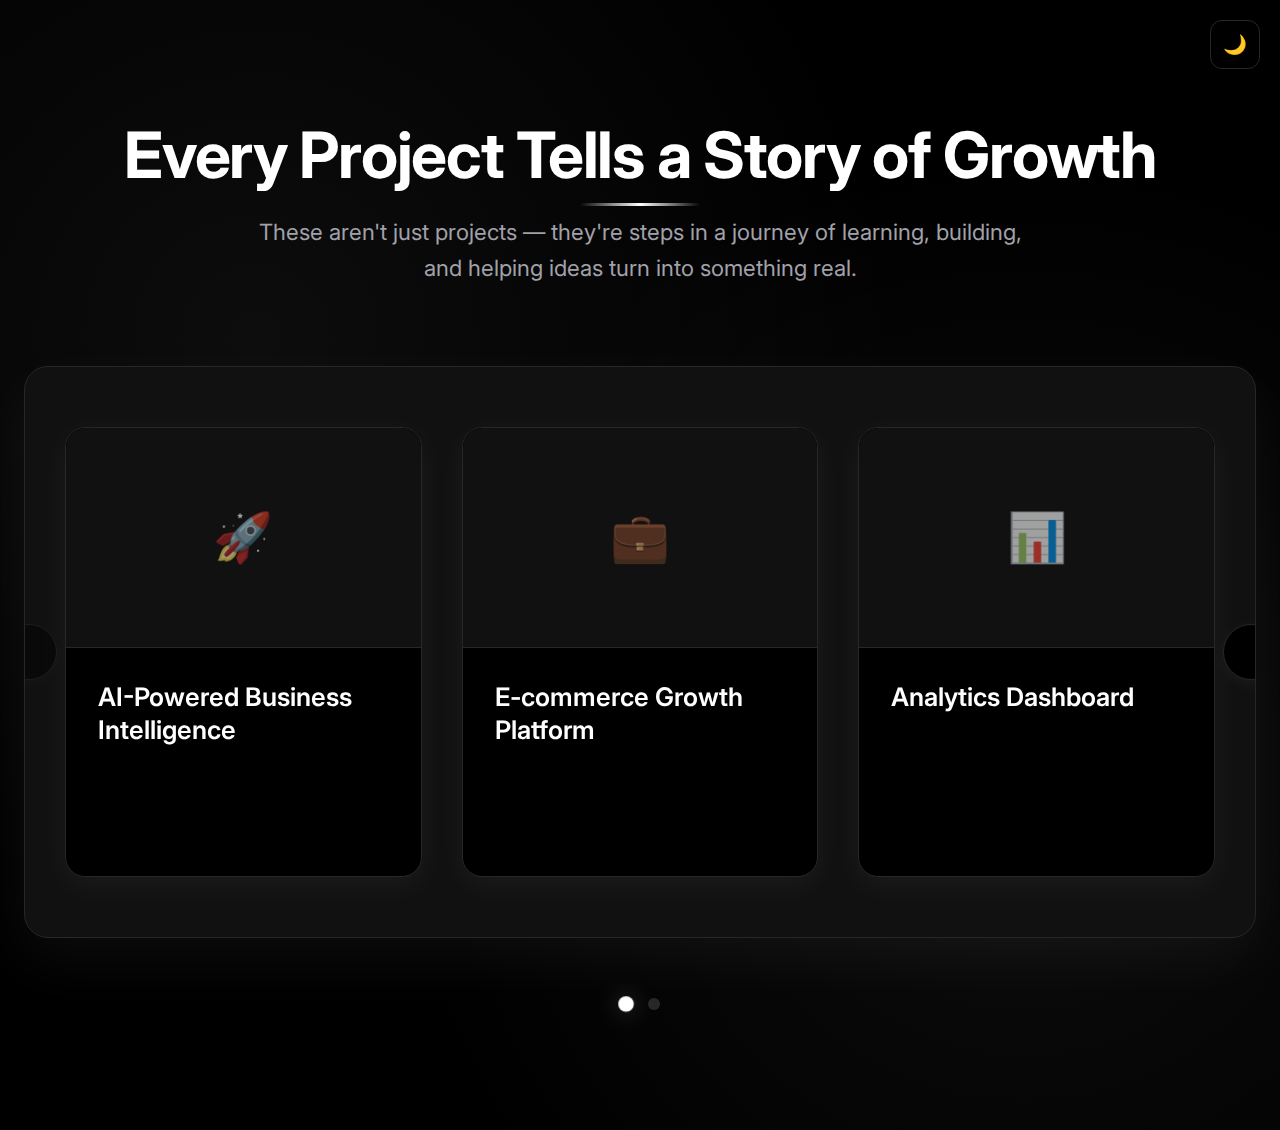
<file: projects-story-frames-carousel.html>
<!DOCTYPE html>
<html lang="en">
<head>
    <meta charset="UTF-8">
    <meta name="viewport" content="width=device-width, initial-scale=1.0">
    <title>Projects Story Frames Carousel - Muhammad Abubakr</title>
    
    <!-- Stylesheets -->
    <link rel="stylesheet" href="css/main.css">
    <link rel="stylesheet" href="css/responsive.css">
    <link rel="preconnect" href="https://fonts.googleapis.com">
    <link rel="preconnect" href="https://fonts.gstatic.com" crossorigin>
    <link href="https://fonts.googleapis.com/css2?family=Inter:wght@300;400;500;600;700&display=swap" rel="stylesheet">
    
    <!-- Story Frames Carousel Styles -->
    <style>
        /* CSS Custom Properties for Theme */
        :root {
            --bg-primary: #ffffff;
            --bg-secondary: #f8f9fa;
            --text-primary: #000000;
            --text-secondary: #6b7280;
            --text-muted: #9ca3af;
            --border-color: #e5e7eb;
            --shadow-light: rgba(0, 0, 0, 0.05);
            --shadow-medium: rgba(0, 0, 0, 0.1);
            --shadow-heavy: rgba(0, 0, 0, 0.15);
            --transition: all 0.3s cubic-bezier(0.4, 0, 0.2, 1);
        }

        [data-theme="dark"] {
            --bg-primary: #000000;
            --bg-secondary: #111111;
            --text-primary: #ffffff;
            --text-secondary: #a1a1aa;
            --text-muted: #71717a;
            --border-color: #27272a;
            --shadow-light: rgba(255, 255, 255, 0.05);
            --shadow-medium: rgba(255, 255, 255, 0.1);
            --shadow-heavy: rgba(255, 255, 255, 0.15);
        }

        /* Projects Story Frames Carousel */
        .projects-story-section {
            padding: 120px 0;
            background: #ffffff;
            position: relative;
            overflow: hidden;
            min-height: 100vh;
            display: flex;
            align-items: center;
        }

        /* Dark theme background */
        [data-theme="dark"] .projects-story-section {
            background: #000000;
        }

        /* Light theme background */
        [data-theme="light"] .projects-story-section {
            background: #ffffff;
        }

        .projects-story-section::before {
            content: '';
            position: absolute;
            top: 0;
            left: 0;
            right: 0;
            bottom: 0;
            background: 
                radial-gradient(circle at 20% 30%, var(--shadow-light) 0%, transparent 50%),
                radial-gradient(circle at 80% 70%, var(--shadow-light) 0%, transparent 50%);
            pointer-events: none;
            animation: subtleFloat 15s ease-in-out infinite;
        }

        @keyframes subtleFloat {
            0%, 100% { transform: translateY(0px) scale(1); }
            50% { transform: translateY(-10px) scale(1.01); }
        }

        .projects-story-container {
            max-width: 1400px;
            margin: 0 auto;
            padding: 0 24px;
            position: relative;
            z-index: 1;
            width: 100%;
        }

        /* Section Header */
        .projects-story-header {
            text-align: center;
            margin-bottom: 80px;
            position: relative;
        }

        .projects-story-title {
            font-size: clamp(2.5rem, 5vw, 4rem);
            font-weight: 700;
            color: var(--text-primary);
            margin-bottom: 24px;
            line-height: 1.1;
            letter-spacing: -0.02em;
            position: relative;
        }

        .projects-story-title::after {
            content: '';
            position: absolute;
            bottom: -16px;
            left: 50%;
            transform: translateX(-50%);
            width: clamp(80px, 15vw, 120px);
            height: 3px;
            background: linear-gradient(90deg, transparent, var(--text-primary), transparent);
            border-radius: 2px;
            animation: titlePulse 4s ease-in-out infinite;
        }

        @keyframes titlePulse {
            0%, 100% { opacity: 0.4; transform: translateX(-50%) scaleX(1); }
            50% { opacity: 0.8; transform: translateX(-50%) scaleX(1.1); }
        }

        .projects-story-subtitle {
            font-size: clamp(1.1rem, 2.5vw, 1.4rem);
            color: var(--text-secondary);
            max-width: 800px;
            margin: 0 auto;
            line-height: 1.6;
            font-weight: 400;
        }

        /* Story Frames Carousel */
        .story-frames-carousel {
            position: relative;
            overflow: hidden;
            border-radius: 24px;
            background: #f8f9fa;
            box-shadow: 0 20px 60px rgba(0, 0, 0, 0.05);
            border: 1px solid #e5e7eb;
            backdrop-filter: blur(20px);
            -webkit-backdrop-filter: blur(20px);
        }

        /* Dark theme carousel */
        [data-theme="dark"] .story-frames-carousel {
            background: #111111;
            box-shadow: 0 20px 60px rgba(255, 255, 255, 0.05);
            border: 1px solid #27272a;
        }

        /* Light theme carousel */
        [data-theme="light"] .story-frames-carousel {
            background: #f8f9fa;
            box-shadow: 0 20px 60px rgba(0, 0, 0, 0.05);
            border: 1px solid #e5e7eb;
        }

        .story-frames-track {
            display: flex;
            transition: transform 0.6s cubic-bezier(0.4, 0, 0.2, 1);
            will-change: transform;
        }

        .story-frame-slide {
            min-width: 100%;
            padding: 60px 40px;
            display: flex;
            justify-content: center;
            align-items: center;
        }

        /* Story Cards Grid */
        .story-cards-grid {
            display: grid;
            grid-template-columns: repeat(3, 1fr);
            gap: clamp(20px, 4vw, 40px);
            width: 100%;
            max-width: 1200px;
        }

        /* Story Card */
        .story-card {
            background: #ffffff;
            border-radius: 20px;
            padding: 0;
            box-shadow: 0 8px 32px rgba(0, 0, 0, 0.05);
            border: 1px solid #e5e7eb;
            transition: all 0.5s cubic-bezier(0.4, 0, 0.2, 1);
            cursor: pointer;
            position: relative;
            overflow: hidden;
            height: clamp(350px, 50vw, 450px);
            display: flex;
            flex-direction: column;
            backdrop-filter: blur(10px);
            -webkit-backdrop-filter: blur(10px);
        }

        /* Dark theme story card */
        [data-theme="dark"] .story-card {
            background: #000000;
            box-shadow: 0 8px 32px rgba(255, 255, 255, 0.05);
            border: 1px solid #27272a;
        }

        /* Light theme story card */
        [data-theme="light"] .story-card {
            background: #ffffff;
            box-shadow: 0 8px 32px rgba(0, 0, 0, 0.05);
            border: 1px solid #e5e7eb;
        }

        .story-card:hover {
            transform: translateY(-8px);
            box-shadow: 0 20px 60px var(--shadow-medium);
            border-color: var(--text-primary);
        }

        /* Story Card Image */
        .story-card-image {
            width: 100%;
            height: clamp(180px, 25vw, 220px);
            background: #f8f9fa;
            border-radius: 20px 20px 0 0;
            display: flex;
            align-items: center;
            justify-content: center;
            position: relative;
            overflow: hidden;
            border-bottom: 1px solid #e5e7eb;
        }

        /* Dark theme story card image */
        [data-theme="dark"] .story-card-image {
            background: #111111;
            border-bottom: 1px solid #27272a;
        }

        /* Light theme story card image */
        [data-theme="light"] .story-card-image {
            background: #f8f9fa;
            border-bottom: 1px solid #e5e7eb;
        }

        .story-card-image img {
            width: 100%;
            height: 100%;
            object-fit: cover;
            transition: transform 0.5s ease;
        }

        .story-card:hover .story-card-image img {
            transform: scale(1.05);
        }

        .story-card-placeholder {
            font-size: 3rem;
            color: var(--text-muted);
            font-weight: 300;
            opacity: 0.6;
            transition: var(--transition);
        }

        /* Story Card Content */
        .story-card-content {
            padding: 32px;
            flex: 1;
            display: flex;
            flex-direction: column;
            justify-content: space-between;
            position: relative;
        }

        .story-card-front {
            transition: all 0.5s cubic-bezier(0.4, 0, 0.2, 1);
        }

        .story-card-back {
            position: absolute;
            top: 0;
            left: 0;
            right: 0;
            bottom: 0;
            padding: clamp(24px, 4vw, 32px);
            background: #ffffff;
            border-radius: 0 0 20px 20px;
            display: flex;
            flex-direction: column;
            justify-content: center;
            align-items: center;
            text-align: center;
            opacity: 0;
            transform: translateY(20px);
            transition: all 0.5s cubic-bezier(0.4, 0, 0.2, 1);
        }

        /* Dark theme story card back */
        [data-theme="dark"] .story-card-back {
            background: #000000;
        }

        /* Light theme story card back */
        [data-theme="light"] .story-card-back {
            background: #ffffff;
        }

        .story-card:hover .story-card-front {
            opacity: 0;
            transform: translateY(-20px);
        }

        .story-card:hover .story-card-back {
            opacity: 1;
            transform: translateY(0);
        }

        .story-card-title {
            font-size: clamp(1.2rem, 2.5vw, 1.6rem);
            font-weight: 600;
            color: var(--text-primary);
            margin-bottom: 12px;
            line-height: 1.3;
        }

        .story-card-description {
            font-size: clamp(0.9rem, 2vw, 1.1rem);
            color: var(--text-secondary);
            line-height: 1.6;
            margin-bottom: 24px;
            font-style: italic;
        }

        .story-card-cta {
            display: inline-flex;
            align-items: center;
            justify-content: center;
            gap: 8px;
            padding: clamp(10px, 2vw, 14px) clamp(20px, 4vw, 28px);
            background: var(--text-primary);
            color: var(--bg-primary);
            text-decoration: none;
            border-radius: 12px;
            font-weight: 600;
            font-size: clamp(0.85rem, 2vw, 1rem);
            transition: var(--transition);
            border: 1px solid var(--text-primary);
            opacity: 0;
            transform: translateY(10px);
        }

        .story-card:hover .story-card-cta {
            opacity: 1;
            transform: translateY(0);
            transition-delay: 0.2s;
        }

        .story-card-cta:hover {
            background: var(--bg-primary);
            color: var(--text-primary);
            transform: translateY(-2px);
            box-shadow: 0 8px 25px var(--shadow-medium);
        }

        /* Navigation Controls */
        .story-nav {
            position: absolute;
            top: 50%;
            transform: translateY(-50%);
            background: #ffffff;
            border: 1px solid #e5e7eb;
            border-radius: 50%;
            width: clamp(48px, 8vw, 56px);
            height: clamp(48px, 8vw, 56px);
            display: flex;
            align-items: center;
            justify-content: center;
            cursor: pointer;
            transition: all 0.3s cubic-bezier(0.4, 0, 0.2, 1);
            z-index: 10;
            box-shadow: 0 4px 16px rgba(0, 0, 0, 0.05);
            backdrop-filter: blur(10px);
            -webkit-backdrop-filter: blur(10px);
        }

        /* Dark theme navigation */
        [data-theme="dark"] .story-nav {
            background: #000000;
            border: 1px solid #27272a;
            box-shadow: 0 4px 16px rgba(255, 255, 255, 0.05);
        }

        /* Light theme navigation */
        [data-theme="light"] .story-nav {
            background: #ffffff;
            border: 1px solid #e5e7eb;
            box-shadow: 0 4px 16px rgba(0, 0, 0, 0.05);
        }

        .story-nav:hover {
            background: var(--text-primary);
            color: var(--bg-primary);
            transform: translateY(-50%) scale(1.1);
            box-shadow: 0 8px 24px var(--shadow-medium);
        }

        .story-nav.prev {
            left: clamp(-24px, -4vw, -28px);
        }

        .story-nav.next {
            right: clamp(-24px, -4vw, -28px);
        }

        .story-nav svg {
            width: clamp(20px, 4vw, 24px);
            height: clamp(20px, 4vw, 24px);
        }

        /* Pagination Dots */
        .story-pagination {
            display: flex;
            justify-content: center;
            align-items: center;
            gap: 16px;
            margin-top: 60px;
        }

        .story-pagination-dot {
            width: 12px;
            height: 12px;
            border-radius: 50%;
            background: var(--border-color);
            cursor: pointer;
            transition: all 0.3s cubic-bezier(0.4, 0, 0.2, 1);
            border: none;
        }

        .story-pagination-dot.active {
            background: var(--text-primary);
            transform: scale(1.3);
            box-shadow: 0 0 20px rgba(255, 255, 255, 0.3);
        }

        [data-theme="light"] .story-pagination-dot.active {
            box-shadow: 0 0 20px rgba(0, 0, 0, 0.2);
        }

        .story-pagination-dot:hover {
            background: var(--text-secondary);
            transform: scale(1.1);
        }

        /* Responsive Design */
        @media (max-width: 1200px) {
            .story-cards-grid {
                grid-template-columns: repeat(2, 1fr);
                gap: clamp(20px, 3vw, 32px);
            }
            
            .story-frame-slide {
                padding: clamp(40px, 6vw, 60px) clamp(24px, 4vw, 40px);
            }
        }

        @media (max-width: 768px) {
            .projects-story-section {
                padding: clamp(80px, 12vw, 120px) 0;
                min-height: auto;
            }
            
            .projects-story-header {
                margin-bottom: clamp(40px, 8vw, 80px);
            }
            
            .story-cards-grid {
                grid-template-columns: 1fr;
                gap: clamp(16px, 3vw, 24px);
            }
            
            .story-frame-slide {
                padding: clamp(32px, 5vw, 48px) clamp(16px, 3vw, 24px);
            }
            
            .story-nav {
                display: none;
            }
        }

        @media (max-width: 480px) {
            .projects-story-container {
                padding: 0 16px;
            }
            
            .story-frame-slide {
                padding: 24px 16px;
            }
        }

        /* Large screens */
        @media (min-width: 1400px) {
            .story-cards-grid {
                grid-template-columns: repeat(3, 1fr);
                gap: 48px;
            }
            
            .story-frame-slide {
                padding: 80px 60px;
            }
        }

        /* Touch Support */
        .story-frames-carousel {
            touch-action: pan-y;
        }

        /* Accessibility */
        .story-card:focus {
            outline: 2px solid var(--text-primary);
            outline-offset: 2px;
        }

        .story-nav:focus {
            outline: 2px solid var(--text-primary);
            outline-offset: 2px;
        }
    </style>
</head>
<body>
    <!-- Theme Toggle for Testing -->
    <div style="position: fixed; top: 20px; right: 20px; z-index: 1000;">
        <button id="themeToggle" style="
            background: var(--bg-primary);
            border: 1px solid var(--border-color);
            border-radius: 12px;
            padding: 12px;
            cursor: pointer;
            color: var(--text-primary);
            font-size: 1.2rem;
        ">🌙</button>
    </div>

    <!-- Projects Story Frames Carousel Section -->
    <section class="projects-story-section" id="projects">
        <div class="projects-story-container">
            <!-- Section Header -->
            <div class="projects-story-header">
                <h2 class="projects-story-title">Every Project Tells a Story of Growth</h2>
                <p class="projects-story-subtitle">
                    These aren't just projects — they're steps in a journey of learning, building, and helping ideas turn into something real.
                </p>
            </div>

            <!-- Story Frames Carousel -->
            <div class="story-frames-carousel">
                <!-- Navigation Arrows -->
                <button class="story-nav prev" id="prevBtn" aria-label="Previous projects">
                    <svg viewBox="0 0 24 24" fill="none" stroke="currentColor" stroke-width="2">
                        <path d="M15 18l-6-6 6-6"/>
                    </svg>
                </button>
                <button class="story-nav next" id="nextBtn" aria-label="Next projects">
                    <svg viewBox="0 0 24 24" fill="none" stroke="currentColor" stroke-width="2">
                        <path d="M9 18l6-6-6-6"/>
                    </svg>
                </button>

                <!-- Carousel Track -->
                <div class="story-frames-track" id="storyTrack">
                    <!-- Slide 1 -->
                    <div class="story-frame-slide">
                        <div class="story-cards-grid">
                            <!-- Story Card 1 -->
                            <div class="story-card">
                                <div class="story-card-image">
                                    <div class="story-card-placeholder">🚀</div>
                                </div>
                                <div class="story-card-content">
                                    <div class="story-card-front">
                                        <h3 class="story-card-title">AI-Powered Business Intelligence</h3>
                                    </div>
                                    <div class="story-card-back">
                                        <p class="story-card-description">
                                            "Started with a simple question: 'What if data could tell us not just what happened, but what's coming next?' This project became my gateway into the world of predictive analytics."
                                        </p>
                                        <a href="#" class="story-card-cta">
                                            View Project
                                            <svg width="16" height="16" viewBox="0 0 24 24" fill="none" stroke="currentColor" stroke-width="2">
                                                <path d="M7 17L17 7M17 7H7M17 7V17"/>
                                            </svg>
                                        </a>
                                    </div>
                                </div>
                            </div>

                            <!-- Story Card 2 -->
                            <div class="story-card">
                                <div class="story-card-image">
                                    <div class="story-card-placeholder">💼</div>
                                </div>
                                <div class="story-card-content">
                                    <div class="story-card-front">
                                        <h3 class="story-card-title">E-commerce Growth Platform</h3>
                                    </div>
                                    <div class="story-card-back">
                                        <p class="story-card-description">
                                            "Every failed checkout was a lost dream. I built this platform to turn those moments of frustration into moments of joy for both businesses and customers."
                                        </p>
                                        <a href="#" class="story-card-cta">
                                            View Project
                                            <svg width="16" height="16" viewBox="0 0 24 24" fill="none" stroke="currentColor" stroke-width="2">
                                                <path d="M7 17L17 7M17 7H7M17 7V17"/>
                                            </svg>
                                        </a>
                                    </div>
                                </div>
                            </div>

                            <!-- Story Card 3 -->
                            <div class="story-card">
                                <div class="story-card-image">
                                    <div class="story-card-placeholder">📊</div>
                                </div>
                                <div class="story-card-content">
                                    <div class="story-card-front">
                                        <h3 class="story-card-title">Analytics Dashboard</h3>
                                    </div>
                                    <div class="story-card-back">
                                        <p class="story-card-description">
                                            "Numbers tell stories, but only if you know how to listen. This dashboard was my way of making data speak in a language everyone could understand."
                                        </p>
                                        <a href="#" class="story-card-cta">
                                            View Project
                                            <svg width="16" height="16" viewBox="0 0 24 24" fill="none" stroke="currentColor" stroke-width="2">
                                                <path d="M7 17L17 7M17 7H7M17 7V17"/>
                                            </svg>
                                        </a>
                                    </div>
                                </div>
                            </div>
                        </div>
                    </div>

                    <!-- Slide 2 -->
                    <div class="story-frame-slide">
                        <div class="story-cards-grid">
                            <!-- Story Card 4 -->
                            <div class="story-card">
                                <div class="story-card-image">
                                    <div class="story-card-placeholder">🎯</div>
                                </div>
                                <div class="story-card-content">
                                    <div class="story-card-front">
                                        <h3 class="story-card-title">Marketing Automation Suite</h3>
                                    </div>
                                    <div class="story-card-back">
                                        <p class="story-card-description">
                                            "I realized that the best marketing feels personal, not automated. This suite helps businesses create genuine connections at scale."
                                        </p>
                                        <a href="#" class="story-card-cta">
                                            View Project
                                            <svg width="16" height="16" viewBox="0 0 24 24" fill="none" stroke="currentColor" stroke-width="2">
                                                <path d="M7 17L17 7M17 7H7M17 7V17"/>
                                            </svg>
                                        </a>
                                    </div>
                                </div>
                            </div>

                            <!-- Story Card 5 -->
                            <div class="story-card">
                                <div class="story-card-image">
                                    <div class="story-card-placeholder">⚡</div>
                                </div>
                                <div class="story-card-content">
                                    <div class="story-card-front">
                                        <h3 class="story-card-title">SaaS Product Launch</h3>
                                    </div>
                                    <div class="story-card-back">
                                        <p class="story-card-description">
                                            "From idea to $100K ARR in 6 months. This wasn't just about building software—it was about understanding what people truly needed."
                                        </p>
                                        <a href="#" class="story-card-cta">
                                            View Project
                                            <svg width="16" height="16" viewBox="0 0 24 24" fill="none" stroke="currentColor" stroke-width="2">
                                                <path d="M7 17L17 7M17 7H7M17 7V17"/>
                                            </svg>
                                        </a>
                                    </div>
                                </div>
                            </div>

                            <!-- Story Card 6 -->
                            <div class="story-card">
                                <div class="story-card-image">
                                    <div class="story-card-placeholder">🔧</div>
                                </div>
                                <div class="story-card-content">
                                    <div class="story-card-front">
                                        <h3 class="story-card-title">Process Automation</h3>
                                    </div>
                                    <div class="story-card-back">
                                        <p class="story-card-description">
                                            "Sometimes the best solutions are invisible. This automation suite works quietly in the background, giving people time to focus on what matters most."
                                        </p>
                                        <a href="#" class="story-card-cta">
                                            View Project
                                            <svg width="16" height="16" viewBox="0 0 24 24" fill="none" stroke="currentColor" stroke-width="2">
                                                <path d="M7 17L17 7M17 7H7M17 7V17"/>
                                            </svg>
                                        </a>
                                    </div>
                                </div>
                            </div>
                        </div>
                    </div>
                </div>
            </div>

            <!-- Pagination Dots -->
            <div class="story-pagination" id="storyPagination">
                <button class="story-pagination-dot active" data-slide="0"></button>
                <button class="story-pagination-dot" data-slide="1"></button>
            </div>
        </div>
    </section>

    <!-- JavaScript -->
    <script>
        // Theme Toggle
        const themeToggle = document.getElementById('themeToggle');
        const body = document.body;

        themeToggle.addEventListener('click', () => {
            const currentTheme = body.getAttribute('data-theme');
            const newTheme = currentTheme === 'dark' ? 'light' : 'dark';
            body.setAttribute('data-theme', newTheme);
            themeToggle.textContent = newTheme === 'dark' ? '☀️' : '🌙';
        });

        // Initialize with dark theme
        body.setAttribute('data-theme', 'dark');

        // Story Frames Carousel
        class StoryFramesCarousel {
            constructor() {
                this.currentSlide = 0;
                this.totalSlides = 2;
                this.storyTrack = document.getElementById('storyTrack');
                this.prevBtn = document.getElementById('prevBtn');
                this.nextBtn = document.getElementById('nextBtn');
                this.paginationDots = document.querySelectorAll('.story-pagination-dot');
                this.storyCards = document.querySelectorAll('.story-card');
                
                this.init();
            }

            init() {
                this.bindEvents();
                this.updateCarousel();
                this.setupTouchSupport();
                this.setupKeyboardNavigation();
            }

            bindEvents() {
                this.prevBtn.addEventListener('click', () => this.prevSlide());
                this.nextBtn.addEventListener('click', () => this.nextSlide());
                
                this.paginationDots.forEach((dot, index) => {
                    dot.addEventListener('click', () => this.goToSlide(index));
                });

                // Story card interactions
                this.storyCards.forEach(card => {
                    card.addEventListener('mouseenter', () => {
                        this.pauseAutoPlay();
                    });
                    
                    card.addEventListener('mouseleave', () => {
                        this.resumeAutoPlay();
                    });
                });
            }

            setupTouchSupport() {
                let startX = 0;
                let startY = 0;
                let distX = 0;
                let distY = 0;

                const carousel = document.querySelector('.story-frames-carousel');
                
                carousel.addEventListener('touchstart', (e) => {
                    const touch = e.touches[0];
                    startX = touch.clientX;
                    startY = touch.clientY;
                });

                carousel.addEventListener('touchmove', (e) => {
                    e.preventDefault();
                });

                carousel.addEventListener('touchend', (e) => {
                    const touch = e.changedTouches[0];
                    distX = touch.clientX - startX;
                    distY = touch.clientY - startY;

                    if (Math.abs(distX) > Math.abs(distY)) {
                        if (distX > 50) {
                            this.prevSlide();
                        } else if (distX < -50) {
                            this.nextSlide();
                        }
                    }
                });
            }

            setupKeyboardNavigation() {
                document.addEventListener('keydown', (e) => {
                    if (e.key === 'ArrowLeft') {
                        this.prevSlide();
                    } else if (e.key === 'ArrowRight') {
                        this.nextSlide();
                    }
                });
            }

            prevSlide() {
                this.currentSlide = (this.currentSlide - 1 + this.totalSlides) % this.totalSlides;
                this.updateCarousel();
            }

            nextSlide() {
                this.currentSlide = (this.currentSlide + 1) % this.totalSlides;
                this.updateCarousel();
            }

            goToSlide(slideIndex) {
                this.currentSlide = slideIndex;
                this.updateCarousel();
            }

            updateCarousel() {
                const translateX = -this.currentSlide * 100;
                this.storyTrack.style.transform = `translateX(${translateX}%)`;

                // Update pagination dots
                this.paginationDots.forEach((dot, index) => {
                    dot.classList.toggle('active', index === this.currentSlide);
                });

                // Update navigation button states
                this.prevBtn.style.opacity = this.currentSlide === 0 ? '0.5' : '1';
                this.nextBtn.style.opacity = this.currentSlide === this.totalSlides - 1 ? '0.5' : '1';
            }

            pauseAutoPlay() {
                if (this.autoPlayInterval) {
                    clearInterval(this.autoPlayInterval);
                }
            }

            resumeAutoPlay() {
                this.autoPlayInterval = setInterval(() => {
                    this.nextSlide();
                }, 6000); // Auto-advance every 6 seconds
            }

            startAutoPlay() {
                this.autoPlayInterval = setInterval(() => {
                    this.nextSlide();
                }, 6000);
            }
        }

        // Initialize carousel when DOM is loaded
        document.addEventListener('DOMContentLoaded', () => {
            const carousel = new StoryFramesCarousel();
            carousel.startAutoPlay();
        });

        // Handle window resize
        window.addEventListener('resize', () => {
            // Recalculate carousel on resize
            const carousel = document.querySelector('.story-frames-carousel');
            if (carousel) {
                carousel.style.transform = 'translateX(0)';
            }
        });
    </script>
</body>
</html>
</file>
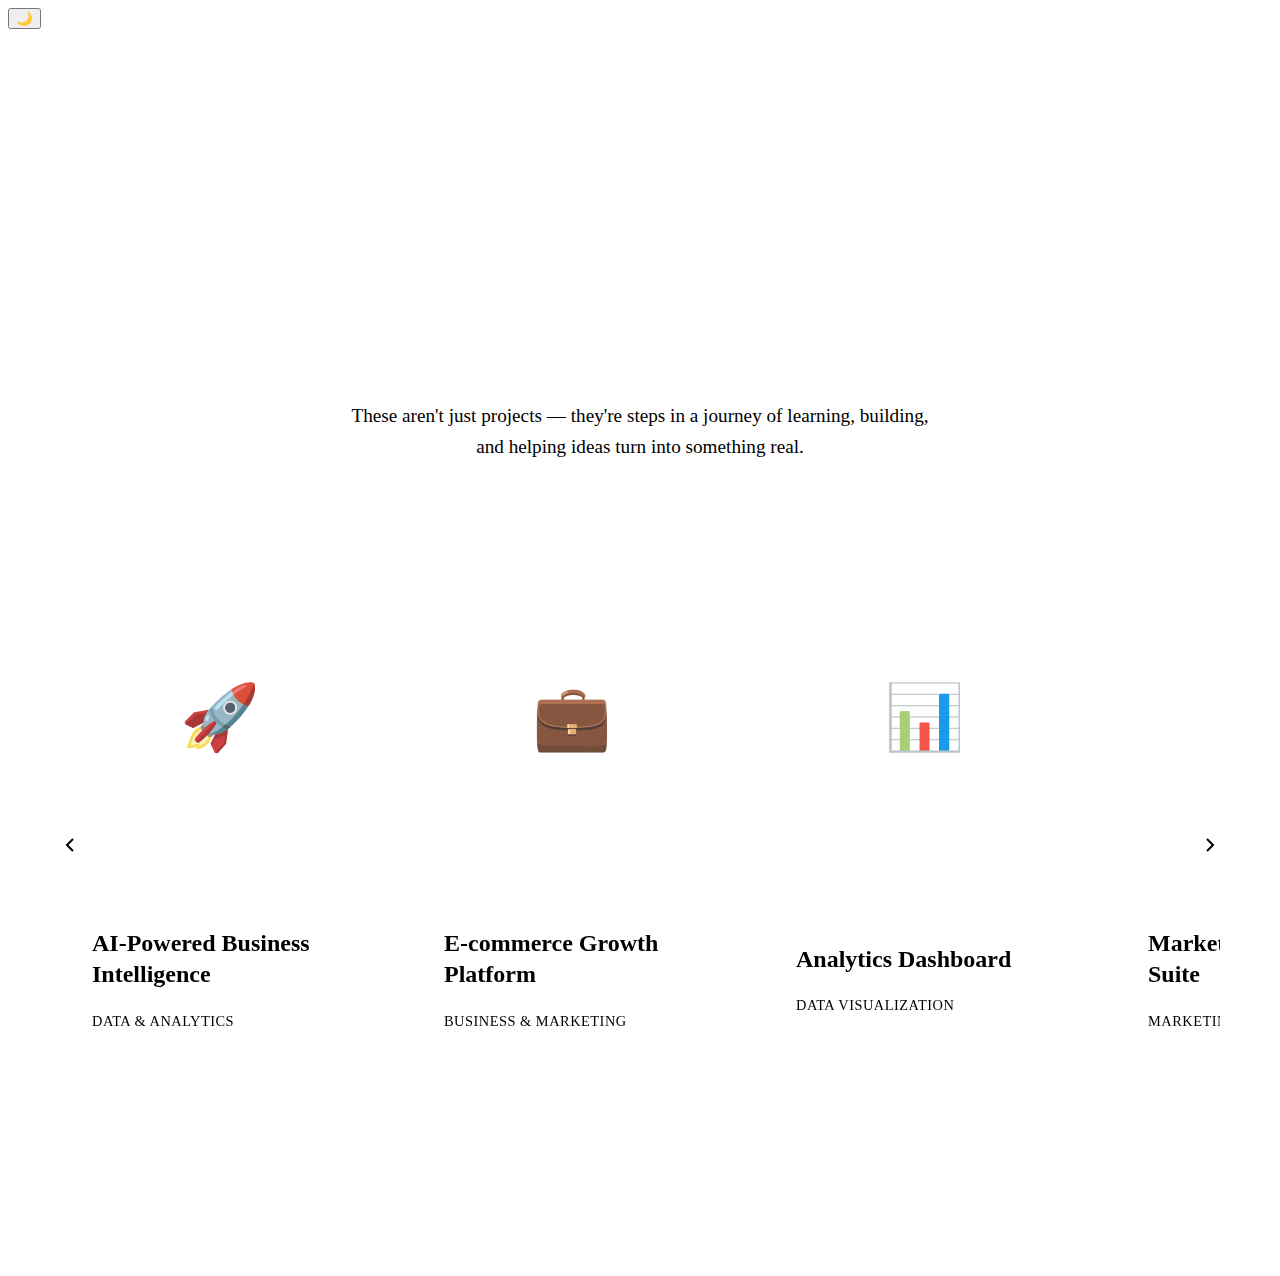
<file: projects-story-frames-v2.html>
<!DOCTYPE html>
<html lang="en">
<head>
    <meta charset="UTF-8">
    <meta name="viewport" content="width=device-width, initial-scale=1.0">
    <title>Story Frames Carousel V2 - New Concept</title>
    <link rel="stylesheet" href="css/story-carousel-v2.css">
    <link rel="preconnect" href="https://fonts.googleapis.com">
    <link rel="preconnect" href="https://fonts.gstatic.com" crossorigin>
    <link href="https://fonts.googleapis.com/css2?family=Inter:wght@300;400;500;600;700;800&display=swap" rel="stylesheet">
</head>
<body data-theme="light">
    <!-- Theme Toggle -->
    <div class="theme-toggle-container">
        <button class="theme-toggle" id="themeToggle" aria-label="Toggle theme">
            <span class="theme-icon">🌙</span>
        </button>
    </div>

    <!-- Projects Story Frames Carousel V2 - New Concept -->
    <section class="projects-story-section-v2" id="projects">
        <div class="projects-story-container-v2">
            <!-- Section Header -->
            <div class="projects-story-header-v2">
                <div class="header-content">
                    <h2 class="projects-story-title-v2">
                        <span class="title-line-1">Every Project</span>
                        <span class="title-line-2">Tells a Story</span>
                        <span class="title-line-3">of Growth</span>
                    </h2>
                    <p class="projects-story-subtitle-v2">
                        These aren't just projects — they're steps in a journey of learning, building, and helping ideas turn into something real.
                    </p>
                </div>
            </div>

            <!-- Story Frames Carousel V2 -->
            <div class="story-frames-carousel-v2">
                <!-- Carousel Container -->
                <div class="carousel-container">
                    <!-- Story Cards -->
                    <div class="story-cards-container" id="storyCardsContainer">
                        <!-- Story Card 1 -->
                        <div class="story-card-v2" data-story="1">
                            <div class="card-inner">
                                <div class="card-front">
                                    <div class="card-image-container">
                                        <div class="card-image">
                                            <div class="image-placeholder">🚀</div>
                                            <div class="image-overlay"></div>
                                        </div>
                                        <div class="card-number">01</div>
                                    </div>
                                    <div class="card-content">
                                        <h3 class="card-title">AI-Powered Business Intelligence</h3>
                                        <p class="card-category">Data & Analytics</p>
                                    </div>
                                </div>
                                <div class="card-back">
                                    <div class="story-content">
                                        <div class="story-quote">
                                            "Started with a simple question: 'What if data could tell us not just what happened, but what's coming next?' This project became my gateway into the world of predictive analytics."
                                        </div>
                                        <div class="story-details">
                                            <div class="story-tags">
                                                <span class="tag">Machine Learning</span>
                                                <span class="tag">Python</span>
                                                <span class="tag">Data Visualization</span>
                                            </div>
                                            <a href="#" class="story-cta">
                                                <span>View Project</span>
                                                <svg width="16" height="16" viewBox="0 0 24 24" fill="none" stroke="currentColor" stroke-width="2">
                                                    <path d="M7 17L17 7M17 7H7M17 7V17"/>
                                                </svg>
                                            </a>
                                        </div>
                                    </div>
                                </div>
                            </div>
                        </div>

                        <!-- Story Card 2 -->
                        <div class="story-card-v2" data-story="2">
                            <div class="card-inner">
                                <div class="card-front">
                                    <div class="card-image-container">
                                        <div class="card-image">
                                            <div class="image-placeholder">💼</div>
                                            <div class="image-overlay"></div>
                                        </div>
                                        <div class="card-number">02</div>
                                    </div>
                                    <div class="card-content">
                                        <h3 class="card-title">E-commerce Growth Platform</h3>
                                        <p class="card-category">Business & Marketing</p>
                                    </div>
                                </div>
                                <div class="card-back">
                                    <div class="story-content">
                                        <div class="story-quote">
                                            "Every failed checkout was a lost dream. I built this platform to turn those moments of frustration into moments of joy for both businesses and customers."
                                        </div>
                                        <div class="story-details">
                                            <div class="story-tags">
                                                <span class="tag">React</span>
                                                <span class="tag">Node.js</span>
                                                <span class="tag">Payment Integration</span>
                                            </div>
                                            <a href="#" class="story-cta">
                                                <span>View Project</span>
                                                <svg width="16" height="16" viewBox="0 0 24 24" fill="none" stroke="currentColor" stroke-width="2">
                                                    <path d="M7 17L17 7M17 7H7M17 7V17"/>
                                                </svg>
                                            </a>
                                        </div>
                                    </div>
                                </div>
                            </div>
                        </div>

                        <!-- Story Card 3 -->
                        <div class="story-card-v2" data-story="3">
                            <div class="card-inner">
                                <div class="card-front">
                                    <div class="card-image-container">
                                        <div class="card-image">
                                            <div class="image-placeholder">📊</div>
                                            <div class="image-overlay"></div>
                                        </div>
                                        <div class="card-number">03</div>
                                    </div>
                                    <div class="card-content">
                                        <h3 class="card-title">Analytics Dashboard</h3>
                                        <p class="card-category">Data Visualization</p>
                                    </div>
                                </div>
                                <div class="card-back">
                                    <div class="story-content">
                                        <div class="story-quote">
                                            "Numbers tell stories, but only if you know how to listen. This dashboard was my way of making data speak in a language everyone could understand."
                                        </div>
                                        <div class="story-details">
                                            <div class="story-tags">
                                                <span class="tag">D3.js</span>
                                                <span class="tag">Vue.js</span>
                                                <span class="tag">Real-time Data</span>
                                            </div>
                                            <a href="#" class="story-cta">
                                                <span>View Project</span>
                                                <svg width="16" height="16" viewBox="0 0 24 24" fill="none" stroke="currentColor" stroke-width="2">
                                                    <path d="M7 17L17 7M17 7H7M17 7V17"/>
                                                </svg>
                                            </a>
                                        </div>
                                    </div>
                                </div>
                            </div>
                        </div>

                        <!-- Story Card 4 -->
                        <div class="story-card-v2" data-story="4">
                            <div class="card-inner">
                                <div class="card-front">
                                    <div class="card-image-container">
                                        <div class="card-image">
                                            <div class="image-placeholder">🎯</div>
                                            <div class="image-overlay"></div>
                                        </div>
                                        <div class="card-number">04</div>
                                    </div>
                                    <div class="card-content">
                                        <h3 class="card-title">Marketing Automation Suite</h3>
                                        <p class="card-category">Marketing & Automation</p>
                                    </div>
                                </div>
                                <div class="card-back">
                                    <div class="story-content">
                                        <div class="story-quote">
                                            "I realized that the best marketing feels personal, not automated. This suite helps businesses create genuine connections at scale."
                                        </div>
                                        <div class="story-details">
                                            <div class="story-tags">
                                                <span class="tag">Automation</span>
                                                <span class="tag">Email Marketing</span>
                                                <span class="tag">CRM Integration</span>
                                            </div>
                                            <a href="#" class="story-cta">
                                                <span>View Project</span>
                                                <svg width="16" height="16" viewBox="0 0 24 24" fill="none" stroke="currentColor" stroke-width="2">
                                                    <path d="M7 17L17 7M17 7H7M17 7V17"/>
                                                </svg>
                                            </a>
                                        </div>
                                    </div>
                                </div>
                            </div>
                        </div>

                        <!-- Story Card 5 -->
                        <div class="story-card-v2" data-story="5">
                            <div class="card-inner">
                                <div class="card-front">
                                    <div class="card-image-container">
                                        <div class="card-image">
                                            <div class="image-placeholder">⚡</div>
                                            <div class="image-overlay"></div>
                                        </div>
                                        <div class="card-number">05</div>
                                    </div>
                                    <div class="card-content">
                                        <h3 class="card-title">SaaS Product Launch</h3>
                                        <p class="card-category">Product & Strategy</p>
                                    </div>
                                </div>
                                <div class="card-back">
                                    <div class="story-content">
                                        <div class="story-quote">
                                            "From idea to $100K ARR in 6 months. This wasn't just about building software—it was about understanding what people truly needed."
                                        </div>
                                        <div class="story-details">
                                            <div class="story-tags">
                                                <span class="tag">SaaS</span>
                                                <span class="tag">Product Strategy</span>
                                                <span class="tag">Growth Hacking</span>
                                            </div>
                                            <a href="#" class="story-cta">
                                                <span>View Project</span>
                                                <svg width="16" height="16" viewBox="0 0 24 24" fill="none" stroke="currentColor" stroke-width="2">
                                                    <path d="M7 17L17 7M17 7H7M17 7V17"/>
                                                </svg>
                                            </a>
                                        </div>
                                    </div>
                                </div>
                            </div>
                        </div>

                        <!-- Story Card 6 -->
                        <div class="story-card-v2" data-story="6">
                            <div class="card-inner">
                                <div class="card-front">
                                    <div class="card-image-container">
                                        <div class="card-image">
                                            <div class="image-placeholder">🔧</div>
                                            <div class="image-overlay"></div>
                                        </div>
                                        <div class="card-number">06</div>
                                    </div>
                                    <div class="card-content">
                                        <h3 class="card-title">Process Automation</h3>
                                        <p class="card-category">Automation & Efficiency</p>
                                    </div>
                                </div>
                                <div class="card-back">
                                    <div class="story-content">
                                        <div class="story-quote">
                                            "Sometimes the best solutions are invisible. This automation suite works quietly in the background, giving people time to focus on what matters most."
                                        </div>
                                        <div class="story-details">
                                            <div class="story-tags">
                                                <span class="tag">Workflow</span>
                                                <span class="tag">API Integration</span>
                                                <span class="tag">Efficiency</span>
                                            </div>
                                            <a href="#" class="story-cta">
                                                <span>View Project</span>
                                                <svg width="16" height="16" viewBox="0 0 24 24" fill="none" stroke="currentColor" stroke-width="2">
                                                    <path d="M7 17L17 7M17 7H7M17 7V17"/>
                                                </svg>
                                            </a>
                                        </div>
                                    </div>
                                </div>
                            </div>
                        </div>
                    </div>
                </div>

                <!-- Navigation Controls -->
                <div class="carousel-navigation">
                    <button class="nav-btn prev-btn" id="prevBtn" aria-label="Previous story">
                        <svg width="24" height="24" viewBox="0 0 24 24" fill="none" stroke="currentColor" stroke-width="2">
                            <path d="M15 18l-6-6 6-6"/>
                        </svg>
                    </button>
                    <button class="nav-btn next-btn" id="nextBtn" aria-label="Next story">
                        <svg width="24" height="24" viewBox="0 0 24 24" fill="none" stroke="currentColor" stroke-width="2">
                            <path d="M9 18l6-6-6-6"/>
                        </svg>
                    </button>
                </div>

                <!-- Progress Indicator -->
                <div class="progress-indicator">
                    <div class="progress-bar">
                        <div class="progress-fill" id="progressFill"></div>
                    </div>
                    <div class="progress-dots" id="progressDots">
                        <button class="progress-dot active" data-story="1"></button>
                        <button class="progress-dot" data-story="2"></button>
                        <button class="progress-dot" data-story="3"></button>
                        <button class="progress-dot" data-story="4"></button>
                        <button class="progress-dot" data-story="5"></button>
                        <button class="progress-dot" data-story="6"></button>
                    </div>
                </div>
            </div>
        </div>
    </section>

    <script src="js/story-carousel-v2.js"></script>
</body>
</html>
</file>
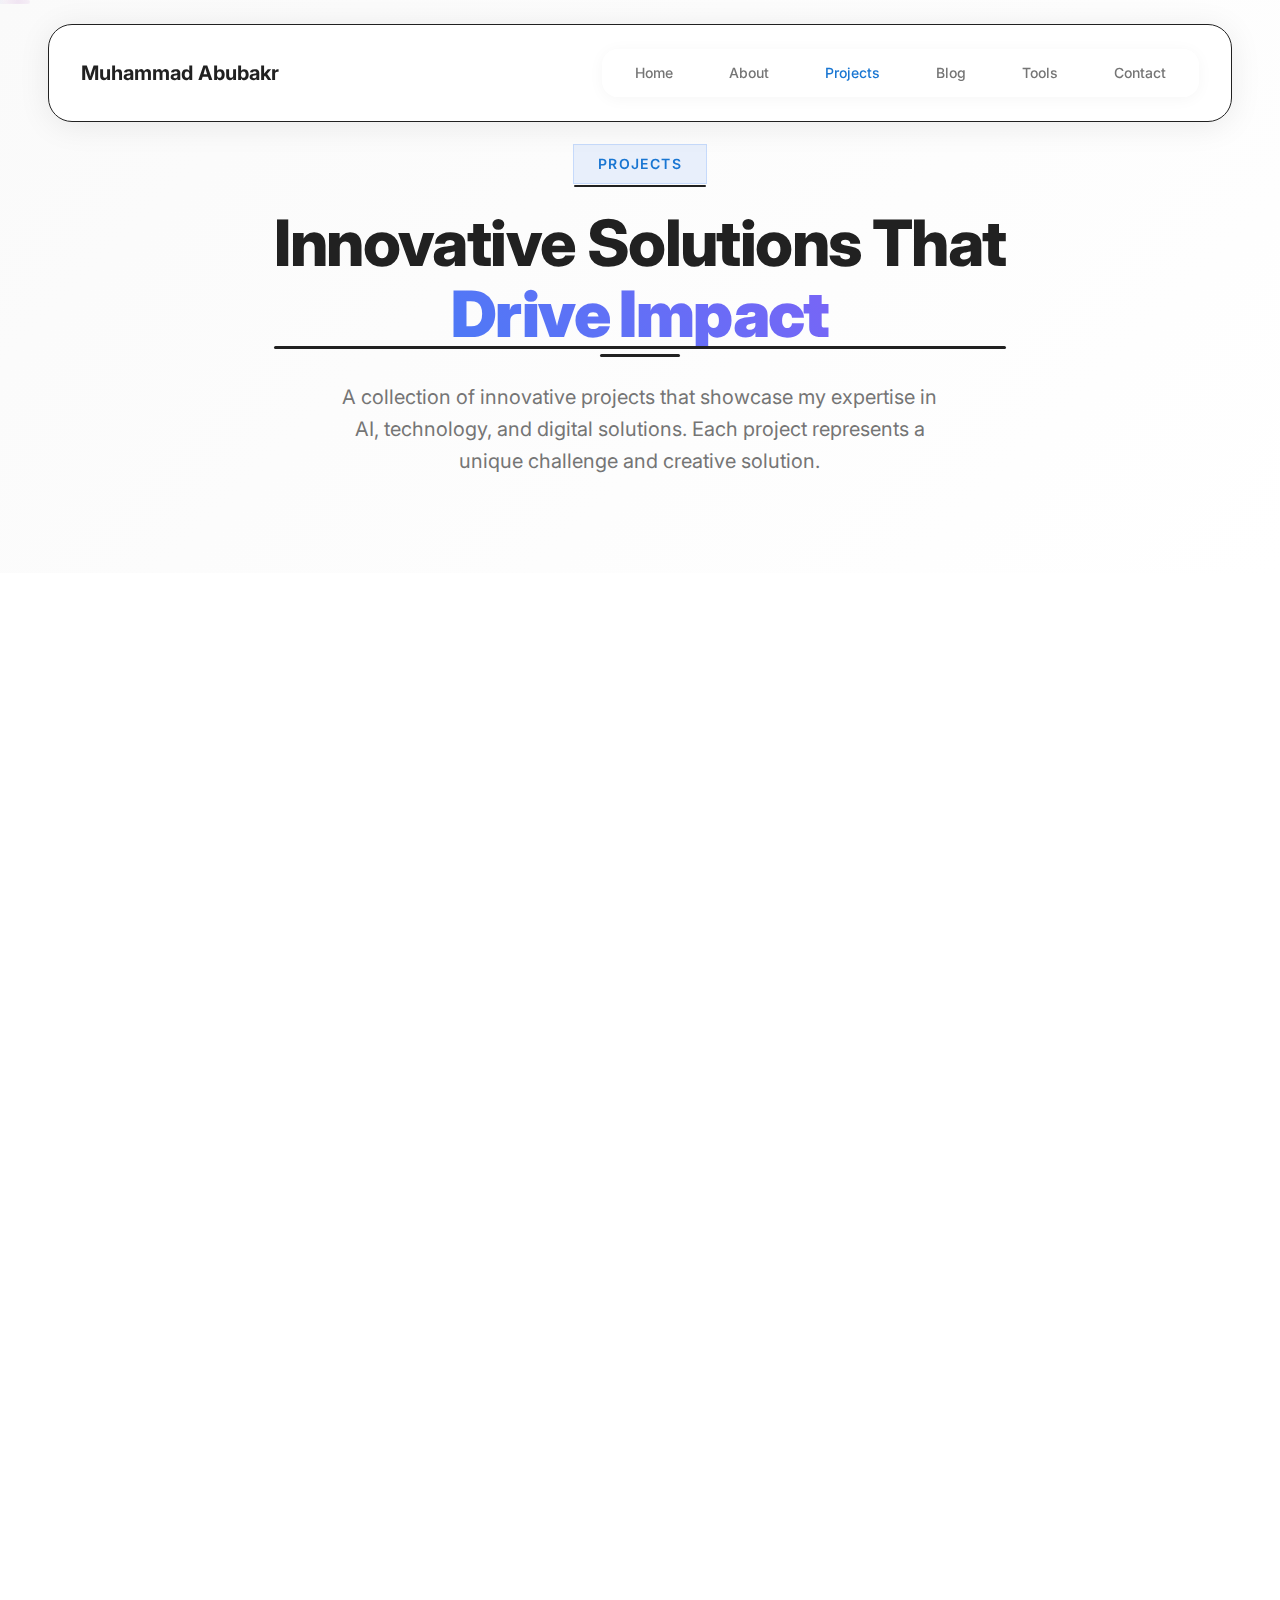
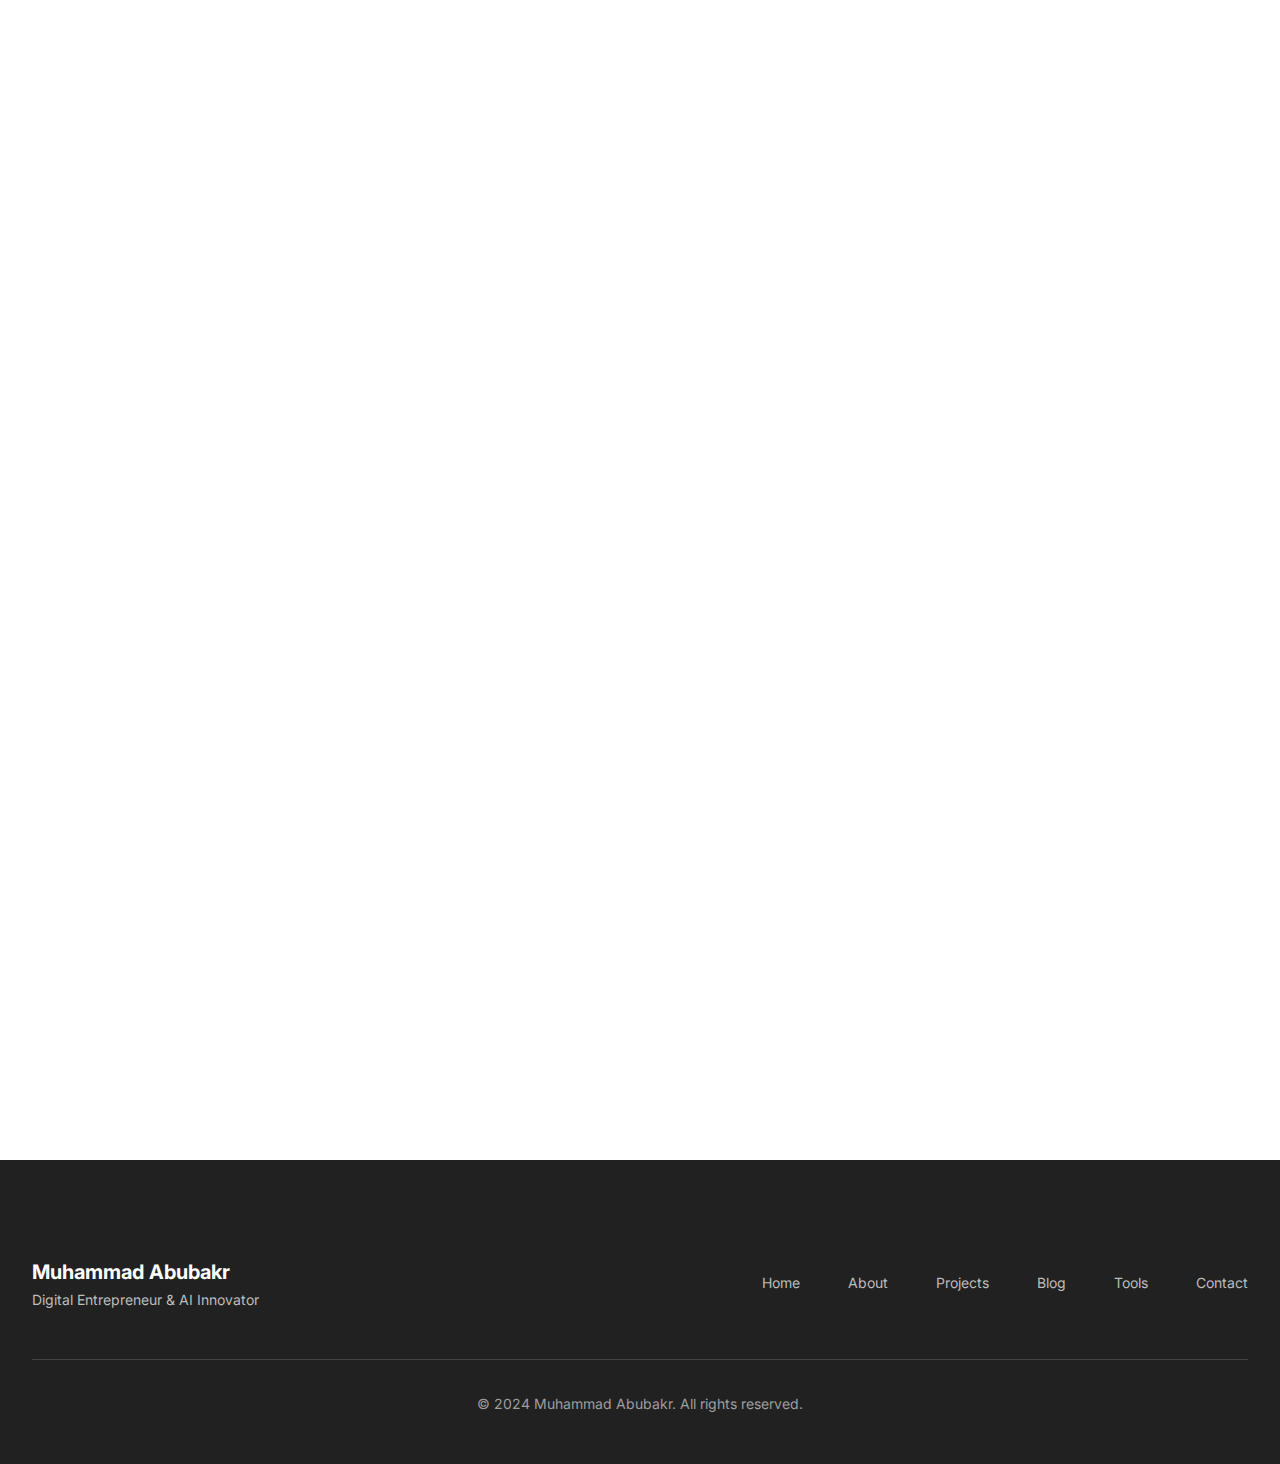
<file: projects.html>
<!DOCTYPE html>
<html lang="en">
<head>
    <meta charset="UTF-8">
    <meta name="viewport" content="width=device-width, initial-scale=1.0">
    <title>Projects — Muhammad Abubakr</title>
    <meta name="description" content="Explore Muhammad Abubakr's portfolio of innovative projects including AI platforms, analytics dashboards, and marketing automation tools.">
    
    <!-- Fonts -->
    <link rel="preconnect" href="https://fonts.googleapis.com">
    <link rel="preconnect" href="https://fonts.gstatic.com" crossorigin>
    <link href="https://fonts.googleapis.com/css2?family=Inter:wght@300;400;500;600;700;800;900&family=JetBrains+Mono:wght@400;500;600&display=swap" rel="stylesheet">
    
    <!-- Styles -->
    <link rel="stylesheet" href="styles.css">
    
    <!-- Favicon -->
    <link rel="icon" type="image/svg+xml" href="data:image/svg+xml,<svg xmlns='http://www.w3.org/2000/svg' viewBox='0 0 100 100'><text y='.9em' font-size='90'>MA</text></svg>">
</head>
<body>
    <!-- Navigation -->
    <nav class="nav">
        <div class="nav-container">
            <div class="nav-logo">
                <a href="index.html" class="logo-text">Muhammad Abubakr</a>
            </div>
            <div class="nav-links">
                <a href="index.html" class="nav-link"><span>Home</span></a>
                <a href="about.html" class="nav-link"><span>About</span></a>
                <a href="projects.html" class="nav-link active"><span>Projects</span></a>
                <a href="blogs.html" class="nav-link"><span>Blog</span></a>
                <a href="tools.html" class="nav-link"><span>Tools</span></a>
                <a href="contact.html" class="nav-link"><span>Contact</span></a>
            </div>
        </div>
    </nav>

    <!-- Hero Section -->
    <section class="page-hero">
        <div class="container">
            <div class="page-hero-content">
                <div class="hero-intro">
                    <span class="intro-text">Projects</span>
                </div>
                <h1 class="page-title">
                    Innovative Solutions That
                    <span class="title-highlight">Drive Impact</span>
                </h1>
                <p class="page-description">
                    A collection of innovative projects that showcase my expertise in AI, 
                    technology, and digital solutions. Each project represents a unique 
                    challenge and creative solution.
                </p>
            </div>
        </div>
    </section>

    <!-- Projects Showcase -->
    <section class="projects-showcase">
        <div class="container">
            <!-- Featured Projects -->
            <div class="showcase-section">
                <div class="section-header">
                    <h2 class="section-title">Featured Projects</h2>
                    <p class="section-subtitle">Flagship projects that demonstrate innovation and impact</p>
                </div>
                
                <div class="featured-projects-grid">
                    <div class="featured-project-card">
                        <div class="project-visual">
                            <div class="project-badge featured">
                                <span class="badge-icon">🚀</span>
                                <span class="badge-text">Featured</span>
                            </div>
                            <div class="project-image-container">
                                <div class="project-image ai-gradient">
                                    <div class="image-overlay-gradient"></div>
                                    <div class="project-stats">
                                        <div class="stat">
                                            <span class="stat-number">95%</span>
                                            <span class="stat-label">Accuracy</span>
                                        </div>
                                        <div class="stat">
                                            <span class="stat-number">3x</span>
                                            <span class="stat-label">Growth</span>
                                        </div>
                                    </div>
                                </div>
                            </div>
                        </div>
                        <div class="project-content">
                            <div class="project-meta">
                                <span class="project-category">AI Platform</span>
                                <span class="project-status">In Development</span>
                            </div>
                            <h3 class="project-title">AI Growth Engine</h3>
                            <p class="project-description">
                                A comprehensive AI platform that uses machine learning to optimize business strategies, 
                                automate marketing campaigns, and predict market trends with 95% accuracy. Built with 
                                cutting-edge technology and designed for scalability.
                            </p>
                            <div class="project-tech">
                                <span class="tech-tag">Python</span>
                                <span class="tech-tag">TensorFlow</span>
                                <span class="tech-tag">React</span>
                                <span class="tech-tag">Node.js</span>
                                <span class="tech-tag">PostgreSQL</span>
                            </div>
                            <div class="project-actions">
                                <a href="#" class="project-link">
                                    <span>View Project</span>
                                    <svg width="16" height="16" viewBox="0 0 24 24" fill="none">
                                        <path d="M7 17L17 7M17 7H7M17 7V17" stroke="currentColor" stroke-width="2" stroke-linecap="round" stroke-linejoin="round"/>
                                    </svg>
                                </a>
                                <a href="#" class="project-link secondary">
                                    <span>GitHub</span>
                                    <svg width="16" height="16" viewBox="0 0 24 24" fill="currentColor">
                                        <path d="M12 0c-6.626 0-12 5.373-12 12 0 5.302 3.438 9.8 8.207 11.387.599.111.793-.261.793-.577v-2.234c-3.338.726-4.033-1.416-4.033-1.416-.546-1.387-1.333-1.756-1.333-1.756-1.089-.745.083-.729.083-.729 1.205.084 1.839 1.237 1.839 1.237 1.07 1.834 2.807 1.304 3.492.997.107-.775.418-1.305.762-1.604-2.665-.305-5.467-1.334-5.467-5.931 0-1.311.469-2.381 1.236-3.221-.124-.303-.535-1.524.117-3.176 0 0 1.008-.322 3.301 1.23.957-.266 1.983-.399 3.003-.404 1.02.005 2.047.138 3.006.404 2.291-1.552 3.297-1.23 3.297-1.23.653 1.653.242 2.874.118 3.176.77.84 1.235 1.911 1.235 3.221 0 4.609-2.807 5.624-5.479 5.921.43.372.823 1.102.823 2.222v3.293c0 .319.192.694.801.576 4.765-1.589 8.199-6.086 8.199-11.386 0-6.627-5.373-12-12-12z"/>
                                    </svg>
                                </a>
                            </div>
                        </div>
                    </div>
                </div>
            </div>

            <!-- All Projects Grid -->
            <div class="showcase-section">
                <div class="section-header">
                    <h2 class="section-title">All Projects</h2>
                    <p class="section-subtitle">Complete portfolio of work across different domains</p>
                </div>
                
                <div class="projects-grid">
                    <!-- Analytics Projects -->
                    <div class="project-card analytics">
                        <div class="card-header">
                            <div class="card-category">Analytics</div>
                            <div class="card-status completed">Completed</div>
                        </div>
                        <div class="card-icon">📊</div>
                        <h4 class="card-title">Smart Analytics Dashboard</h4>
                        <p class="card-description">
                            Real-time analytics platform providing actionable insights for data-driven decision making 
                            with advanced visualization and custom reporting features.
                        </p>
                        <div class="card-tech">
                            <span>Vue.js</span>
                            <span>D3.js</span>
                            <span>MongoDB</span>
                            <span>Express.js</span>
                        </div>
                        <div class="card-actions">
                            <a href="#" class="card-link">View Details</a>
                            <a href="#" class="card-link secondary">Live Demo</a>
                        </div>
                    </div>

                    <!-- Marketing Projects -->
                    <div class="project-card marketing">
                        <div class="card-header">
                            <div class="card-category">Marketing</div>
                            <div class="card-status completed">Completed</div>
                        </div>
                        <div class="card-icon">🎯</div>
                        <h4 class="card-title">AI Marketing Suite</h4>
                        <p class="card-description">
                            Intelligent marketing automation tool that creates personalized campaigns, 
                            optimizes conversion rates, and provides detailed performance analytics.
                        </p>
                        <div class="card-tech">
                            <span>OpenAI API</span>
                            <span>Next.js</span>
                            <span>PostgreSQL</span>
                            <span>Stripe</span>
                        </div>
                        <div class="card-actions">
                            <a href="#" class="card-link">View Details</a>
                            <a href="#" class="card-link secondary">Live Demo</a>
                        </div>
                    </div>

                    <!-- E-commerce Projects -->
                    <div class="project-card ecommerce">
                        <div class="card-header">
                            <div class="card-category">E-commerce</div>
                            <div class="card-status completed">Completed</div>
                        </div>
                        <div class="card-icon">🛒</div>
                        <h4 class="card-title">Smart Store Platform</h4>
                        <p class="card-description">
                            Modern e-commerce platform with AI-powered recommendations, 
                            automated inventory management, and seamless payment processing.
                        </p>
                        <div class="card-tech">
                            <span>React</span>
                            <span>Node.js</span>
                            <span>MongoDB</span>
                            <span>PayPal API</span>
                        </div>
                        <div class="card-actions">
                            <a href="#" class="card-link">View Details</a>
                            <a href="#" class="card-link secondary">Live Demo</a>
                        </div>
                    </div>

                    <!-- Mobile Projects -->
                    <div class="project-card mobile">
                        <div class="card-header">
                            <div class="card-category">Mobile</div>
                            <div class="card-status in-development">In Development</div>
                        </div>
                        <div class="card-icon">📱</div>
                        <h4 class="card-title">Productivity Tracker</h4>
                        <p class="card-description">
                            Cross-platform mobile app for tracking productivity, setting goals, 
                            and analyzing personal performance patterns with AI insights.
                        </p>
                        <div class="card-tech">
                            <span>React Native</span>
                            <span>Firebase</span>
                            <span>Redux</span>
                            <span>Charts.js</span>
                        </div>
                        <div class="card-actions">
                            <a href="#" class="card-link">View Details</a>
                            <a href="#" class="card-link secondary">GitHub</a>
                        </div>
                    </div>

                    <!-- Web Development Projects -->
                    <div class="project-card webdev">
                        <div class="card-header">
                            <div class="card-category">Web Development</div>
                            <div class="card-status completed">Completed</div>
                        </div>
                        <div class="card-icon">🌐</div>
                        <h4 class="card-title">Portfolio Website</h4>
                        <p class="card-description">
                            Modern, responsive portfolio website built with clean design principles, 
                            optimized performance, and seamless user experience.
                        </p>
                        <div class="card-tech">
                            <span>HTML5</span>
                            <span>CSS3</span>
                            <span>JavaScript</span>
                            <span>Netlify</span>
                        </div>
                        <div class="card-actions">
                            <a href="#" class="card-link">View Details</a>
                            <a href="#" class="card-link secondary">Live Site</a>
                        </div>
                    </div>

                    <!-- AI/ML Projects -->
                    <div class="project-card ai">
                        <div class="card-header">
                            <div class="card-category">AI/ML</div>
                            <div class="card-status completed">Completed</div>
                        </div>
                        <div class="card-icon">🤖</div>
                        <h4 class="card-title">Text Analysis Tool</h4>
                        <p class="card-description">
                            Natural language processing tool that analyzes text sentiment, 
                            extracts keywords, and provides content optimization suggestions.
                        </p>
                        <div class="card-tech">
                            <span>Python</span>
                            <span>NLTK</span>
                            <span>Flask</span>
                            <span>spaCy</span>
                        </div>
                        <div class="card-actions">
                            <a href="#" class="card-link">View Details</a>
                            <a href="#" class="card-link secondary">Live Demo</a>
                        </div>
                    </div>
                </div>
            </div>

            <!-- Skills Section -->
            <div class="showcase-section">
                <div class="section-header">
                    <h2 class="section-title">Technologies & Skills</h2>
                    <p class="section-subtitle">Technologies I use to bring ideas to life</p>
                </div>
                
                <div class="skills-grid">
                    <div class="skill-category">
                        <h4 class="skill-category-title">Frontend</h4>
                        <div class="skill-tags">
                            <span class="skill-tag">React</span>
                            <span class="skill-tag">Vue.js</span>
                            <span class="skill-tag">Next.js</span>
                            <span class="skill-tag">TypeScript</span>
                            <span class="skill-tag">Tailwind CSS</span>
                        </div>
                    </div>
                    
                    <div class="skill-category">
                        <h4 class="skill-category-title">Backend</h4>
                        <div class="skill-tags">
                            <span class="skill-tag">Node.js</span>
                            <span class="skill-tag">Python</span>
                            <span class="skill-tag">Express.js</span>
                            <span class="skill-tag">Django</span>
                            <span class="skill-tag">FastAPI</span>
                        </div>
                    </div>
                    
                    <div class="skill-category">
                        <h4 class="skill-category-title">Database</h4>
                        <div class="skill-tags">
                            <span class="skill-tag">PostgreSQL</span>
                            <span class="skill-tag">MongoDB</span>
                            <span class="skill-tag">Redis</span>
                            <span class="skill-tag">Firebase</span>
                        </div>
                    </div>
                    
                    <div class="skill-category">
                        <h4 class="skill-category-title">AI/ML</h4>
                        <div class="skill-tags">
                            <span class="skill-tag">TensorFlow</span>
                            <span class="skill-tag">PyTorch</span>
                            <span class="skill-tag">OpenAI API</span>
                            <span class="skill-tag">scikit-learn</span>
                            <span class="skill-tag">Pandas</span>
                        </div>
                    </div>
                    
                    <div class="skill-category">
                        <h4 class="skill-category-title">DevOps</h4>
                        <div class="skill-tags">
                            <span class="skill-tag">Docker</span>
                            <span class="skill-tag">AWS</span>
                            <span class="skill-tag">Netlify</span>
                            <span class="skill-tag">GitHub Actions</span>
                        </div>
                    </div>
                    
                    <div class="skill-category">
                        <h4 class="skill-category-title">Mobile</h4>
                        <div class="skill-tags">
                            <span class="skill-tag">React Native</span>
                            <span class="skill-tag">Flutter</span>
                            <span class="skill-tag">iOS</span>
                            <span class="skill-tag">Android</span>
                        </div>
                    </div>
                </div>
            </div>
        </div>
    </section>

    <!-- Final CTA -->
    <section class="cta-new">
        <div class="container">
            <div class="cta-content-new">
                <h2 class="cta-title-new">Ready to Build Something Amazing?</h2>
                <p class="cta-description-new">
                    I'm passionate about turning innovative ideas into reality through cutting-edge technology. 
                    Whether you need a custom solution, want to collaborate on a project, or are looking for 
                    technical expertise, let's create something extraordinary together.
                </p>
                <div class="cta-actions-new">
                    <a href="contact.html" class="btn-primary-new">
                        <span>Start Your Project</span>
                        <svg width="16" height="16" viewBox="0 0 24 24" fill="none">
                            <path d="M7 17L17 7M17 7H7M17 7V17" stroke="currentColor" stroke-width="2" stroke-linecap="round" stroke-linejoin="round"/>
                        </svg>
                    </a>
                    <a href="about.html" class="btn-secondary-new">Learn More About Me</a>
                </div>
            </div>
        </div>
    </section>

    <!-- Footer -->
    <footer class="footer">
        <div class="container">
            <div class="footer-content">
                <div class="footer-brand">
                    <span class="footer-logo">Muhammad Abubakr</span>
                    <p class="footer-description">Digital Entrepreneur & AI Innovator</p>
                </div>
                <div class="footer-links">
                    <a href="index.html" class="footer-link">Home</a>
                    <a href="about.html" class="footer-link">About</a>
                    <a href="projects.html" class="footer-link">Projects</a>
                    <a href="blogs.html" class="footer-link">Blog</a>
                    <a href="tools.html" class="footer-link">Tools</a>
                    <a href="contact.html" class="footer-link">Contact</a>
                </div>
            </div>
            <div class="footer-bottom">
                <p class="footer-copyright">© 2024 Muhammad Abubakr. All rights reserved.</p>
            </div>
        </div>
    </footer>

    <script src="script.js"></script>
</body>
</html>
</file>
<file: css/main.css>
/* CSS Custom Properties for Theme Management */
:root {
  /* Light Mode Colors */
  --bg-primary: #ffffff;
  --bg-secondary: #f8f9fa;
  --text-primary: #1a1a1a;
  --text-secondary: #6b7280;
  --text-muted: #9ca3af;
  --border-color: #e5e7eb;
  --shadow-light: rgba(0, 0, 0, 0.08);
  --shadow-medium: rgba(0, 0, 0, 0.12);
  --shadow-heavy: rgba(0, 0, 0, 0.16);
  
  /* Header Colors - Light Mode (Dark Header) */
  --header-bg: #1a1a1a;
  --header-text: #ffffff;
  --header-text-secondary: #d1d5db;
  --header-border: #374151;
  --header-shadow: rgba(0, 0, 0, 0.2);
  
  /* CTA Button Colors - Light Mode (White Button) */
  --cta-bg: #ffffff;
  --cta-text: #000000;
  --cta-hover-bg: #000000;
  --cta-hover-text: #ffffff;
  
  /* Brand Accent Colors */
  --accent-green: #00ff96;
  --accent-green-hover: #00e085;
  
  /* Dark Mode Colors */
  --bg-primary-dark: #0a0a0a;
  --bg-secondary-dark: #111111;
  --text-primary-dark: #ffffff;
  --text-secondary-dark: #d1d5db;
  --text-muted-dark: #9ca3af;
  --border-color-dark: #374151;
  --shadow-light-dark: rgba(255, 255, 255, 0.08);
  --shadow-medium-dark: rgba(255, 255, 255, 0.12);
  --shadow-heavy-dark: rgba(255, 255, 255, 0.16);
  
  /* Common Properties */
  --header-height: 80px;
  --border-radius: 16px;
  --transition: all 0.3s cubic-bezier(0.4, 0, 0.2, 1);
  --font-family: 'Inter', -apple-system, BlinkMacSystemFont, 'Segoe UI', Roboto, sans-serif;
}

/* Dark Mode Variables */
[data-theme="dark"] {
  --bg-primary: var(--bg-primary-dark);
  --bg-secondary: var(--bg-secondary-dark);
  --text-primary: var(--text-primary-dark);
  --text-secondary: var(--text-secondary-dark);
  --text-muted: var(--text-muted-dark);
  --border-color: var(--border-color-dark);
  --shadow-light: var(--shadow-light-dark);
  --shadow-medium: var(--shadow-medium-dark);
  
  /* Header Colors - Dark Mode (Light Header) */
  --header-bg: #ffffff;
  --header-text: #1a1a1a;
  --header-text-secondary: #6b7280;
  --header-border: #e5e7eb;
  --header-shadow: rgba(0, 0, 0, 0.1);
  
  /* CTA Button Colors - Dark Mode (Black Button) */
  --cta-bg: #000000;
  --cta-text: #ffffff;
  --cta-hover-bg: #ffffff;
  --cta-hover-text: #000000;
}

/* Base Styles */
* {
  margin: 0;
  padding: 0;
  box-sizing: border-box;
}

html {
  scroll-behavior: smooth;
}

body {
  font-family: var(--font-family);
  background-color: var(--bg-primary);
  color: var(--text-primary);
  line-height: 1.6;
  transition: var(--transition);
  overflow-x: hidden;
}

/* Header Styles */
.header {
  position: fixed;
  top: 24px;
  left: 50%;
  transform: translateX(-50%);
  width: calc(100% - 48px);
  max-width: 1200px;
  height: var(--header-height);
  background-color: var(--header-bg);
  border: 1px solid var(--header-border);
  border-radius: 24px;
  box-shadow: 
    0 4px 8px rgba(0, 0, 0, 0.08),
    0 8px 16px rgba(0, 0, 0, 0.12),
    0 16px 32px rgba(0, 0, 0, 0.16),
    0 32px 64px rgba(0, 0, 0, 0.20);
  backdrop-filter: blur(24px) saturate(200%);
  z-index: 1000;
  transition: all 0.4s cubic-bezier(0.4, 0, 0.2, 1);
  overflow: hidden;
  will-change: transform, box-shadow, backdrop-filter;
  contain: layout style paint;
}

/* Scrolled state for enhanced stability */
.header.scrolled {
  box-shadow: 
    0 8px 16px rgba(0, 0, 0, 0.12), 
    0 16px 32px rgba(0, 0, 0, 0.08),
    0 32px 64px rgba(0, 0, 0, 0.06);
  backdrop-filter: blur(28px) saturate(220%);
  transform: translateX(-50%) translateY(-2px);
}

.header::before {
  content: '';
  position: absolute;
  top: 0;
  left: 0;
  right: 0;
  height: 1px;
  background: linear-gradient(90deg, transparent, var(--header-border), transparent);
  opacity: 0.6;
}

.header-container {
  display: flex;
  align-items: center;
  justify-content: space-between;
  height: 100%;
  padding: 0 32px;
  position: relative;
  z-index: 2;
}

/* Logo Styles */
.logo {
  flex-shrink: 0;
}

.logo-link {
  text-decoration: none;
  color: var(--header-text);
  transition: var(--transition);
}

.logo-container {
  display: flex;
  align-items: center;
  gap: 12px;
}

.logo-image {
  width: 48px;
  height: 48px;
  border-radius: 50%;
  overflow: hidden;
  border: 2px solid var(--header-border);
  background-color: var(--header-bg);
  display: flex;
  align-items: center;
  justify-content: center;
  transition: all 0.3s cubic-bezier(0.4, 0, 0.2, 1);
  position: relative;
  box-shadow: 0 4px 12px var(--header-shadow);
}

.logo-image::before {
  content: '';
  position: absolute;
  top: -2px;
  left: -2px;
  right: -2px;
  bottom: -2px;
  background: linear-gradient(135deg, var(--header-text), var(--header-text-secondary));
  border-radius: 50%;
  z-index: -1;
  opacity: 0;
  transition: opacity 0.3s ease;
}

.logo-link:hover .logo-image::before {
  opacity: 1;
}

.profile-img {
  width: 100%;
  height: 100%;
  object-fit: cover;
  border-radius: 50%;
  transition: all 0.3s cubic-bezier(0.4, 0, 0.2, 1);
  opacity: 0;
  display: block;
}

.profile-fallback {
  width: 100%;
  height: 100%;
  display: flex;
  align-items: center;
  justify-content: center;
  background: linear-gradient(135deg, var(--header-text), var(--header-text-secondary));
  color: var(--header-bg);
  font-weight: 700;
  font-size: 1.2rem;
  border-radius: 50%;
  position: absolute;
  top: 0;
  left: 0;
}

.logo-link:hover .profile-img {
  transform: scale(1.05);
}

.logo-text {
  font-size: 1.3rem;
  font-weight: 700;
  letter-spacing: -0.025em;
  line-height: 1.2;
  background: linear-gradient(135deg, var(--header-text), var(--header-text-secondary));
  -webkit-background-clip: text;
  -webkit-text-fill-color: transparent;
  background-clip: text;
  transition: all 0.3s cubic-bezier(0.4, 0, 0.2, 1);
  position: relative;
  text-rendering: optimizeLegibility;
  -webkit-font-smoothing: antialiased;
  -moz-osx-font-smoothing: grayscale;
}

.logo-link:hover .logo-text {
  transform: translateY(-1px) scale(1.02);
  background: linear-gradient(135deg, var(--header-text), var(--header-text));
  -webkit-background-clip: text;
  -webkit-text-fill-color: transparent;
  background-clip: text;
}

.logo-link:hover .logo-image {
  transform: translateY(-2px);
  box-shadow: 0 8px 25px var(--shadow-medium);
}

/* Desktop Navigation */
.nav-desktop {
  display: flex;
  align-items: center;
}

.nav-list {
  display: flex;
  list-style: none;
  gap: 8px;
  align-items: center;
  background-color: var(--header-bg);
  padding: 8px;
  border-radius: 16px;
  border: 1px solid var(--header-border);
}

.nav-item {
  position: relative;
}

.nav-link {
  text-decoration: none;
  color: var(--header-text-secondary);
  font-weight: 500;
  font-size: 0.9rem;
  padding: 10px 20px;
  border-radius: 12px;
  transition: all 0.3s cubic-bezier(0.4, 0, 0.2, 1);
  position: relative;
  display: block;
}

.nav-link:hover {
  color: var(--header-text);
  background-color: transparent;
  transform: translateY(-1px);
  box-shadow: none;
}

.nav-link.active {
  color: var(--header-text);
  background-color: transparent;
  box-shadow: none;
}

/* Header Actions */
.header-actions {
  display: flex;
  align-items: center;
  gap: 12px;
}

/* CTA Button */
.cta-button {
  display: inline-flex;
  align-items: center;
  justify-content: center;
  padding: 14px 28px;
  background: linear-gradient(135deg, var(--cta-bg), var(--cta-bg));
  color: var(--cta-text);
  text-decoration: none;
  border-radius: 14px;
  font-weight: 600;
  font-size: 0.9rem;
  line-height: 1.2;
  letter-spacing: -0.01em;
  transition: all 0.3s cubic-bezier(0.4, 0, 0.2, 1);
  border: 1px solid var(--cta-bg);
  position: relative;
  overflow: hidden;
  box-shadow: 0 2px 8px rgba(0, 0, 0, 0.08), 0 4px 16px rgba(0, 0, 0, 0.12);
  text-rendering: optimizeLegibility;
  -webkit-font-smoothing: antialiased;
  -moz-osx-font-smoothing: grayscale;
}

.cta-button:hover {
  background: linear-gradient(135deg, var(--cta-bg), var(--cta-bg));
  color: var(--cta-text);
  transform: translateY(-1px);
  box-shadow: 0 4px 12px rgba(0, 0, 0, 0.12), 0 8px 24px rgba(0, 0, 0, 0.16);
  border-color: var(--cta-bg);
}

.cta-button:active {
  transform: none;
}

.cta-text {
  position: relative;
  z-index: 1;
  transition: all 0.3s cubic-bezier(0.4, 0, 0.2, 1);
  font-weight: 600;
}

.cta-button::before {
  content: '';
  position: absolute;
  top: 0;
  left: -100%;
  width: 100%;
  height: 100%;
  background: linear-gradient(90deg, transparent, rgba(255, 255, 255, 0.2), transparent);
  transition: all 0.6s cubic-bezier(0.4, 0, 0.2, 1);
}

.cta-button:hover::before {
  left: 100%;
}

.cta-button::after {
  content: '';
  position: absolute;
  top: 50%;
  left: 50%;
  width: 0;
  height: 0;
  background: radial-gradient(circle, rgba(255, 255, 255, 0.1) 0%, transparent 70%);
  transition: all 0.3s cubic-bezier(0.4, 0, 0.2, 1);
  transform: translate(-50%, -50%);
  border-radius: 50%;
}

.cta-button:hover::after {
  width: 100px;
  height: 100px;
}

/* Theme Toggle */
.theme-toggle {
  background: var(--header-bg);
  border: 1px solid var(--header-border);
  border-radius: 12px;
  padding: 10px;
  cursor: pointer;
  transition: all 0.3s cubic-bezier(0.4, 0, 0.2, 1);
  display: flex;
  align-items: center;
  justify-content: center;
  width: 44px;
  height: 44px;
  position: relative;
  overflow: hidden;
}

.theme-toggle:hover {
  background-color: var(--bg-primary);
  transform: translateY(-1px);
  box-shadow: 0 4px 12px var(--header-shadow);
  border-color: var(--header-text);
}

.theme-icon {
  font-size: 1.2rem;
  transition: all 0.3s cubic-bezier(0.4, 0, 0.2, 1);
  filter: drop-shadow(0 1px 2px rgba(0, 0, 0, 0.1));
}

[data-theme="light"] .dark-icon {
  display: none;
}

[data-theme="dark"] .light-icon {
  display: none;
}

.theme-toggle:hover .theme-icon {
  transform: rotate(15deg) scale(1.1);
}

/* ========================================
   NEW MOBILE NAVIGATION SYSTEM
   ======================================== */

/* Mobile Menu Toggle - Fresh Design */
.mobile-menu-toggle {
  display: none;
  background: var(--header-bg);
  border: 1px solid var(--header-border);
  border-radius: 12px;
  padding: 12px;
  cursor: pointer;
  transition: all 0.3s cubic-bezier(0.4, 0, 0.2, 1);
  flex-direction: column;
  justify-content: center;
  align-items: center;
  width: 48px;
  height: 48px;
  position: relative;
}

.mobile-menu-toggle:hover {
  background-color: var(--bg-primary);
  transform: translateY(-1px);
  box-shadow: 0 4px 12px var(--header-shadow);
  border-color: var(--header-text);
}

.hamburger-line {
  width: 22px;
  height: 2px;
  background-color: var(--header-text);
  margin: 3px 0;
  transition: all 0.3s cubic-bezier(0.4, 0, 0.2, 1);
  border-radius: 2px;
}

.mobile-menu-toggle.active .hamburger-line:nth-child(1) {
  transform: rotate(45deg) translate(6px, 6px);
}

.mobile-menu-toggle.active .hamburger-line:nth-child(2) {
  opacity: 0;
}

.mobile-menu-toggle.active .hamburger-line:nth-child(3) {
  transform: rotate(-45deg) translate(6px, -6px);
}

/* Mobile Menu Overlay - Full Screen */
.mobile-menu-overlay {
  position: fixed;
  top: 0;
  left: 0;
  right: 0;
  bottom: 0;
  width: 100%;
  height: 100vh;
  background: var(--bg-primary);
  backdrop-filter: blur(20px) saturate(180%);
  transform: translateY(-100%);
  opacity: 0;
  visibility: hidden;
  transition: all 0.4s cubic-bezier(0.4, 0, 0.2, 1);
  z-index: 999;
  display: none;
  overflow-y: auto;
}

.mobile-menu-overlay.active {
  transform: translateY(0);
  opacity: 1;
  visibility: visible;
  display: block;
}

/* Mobile Menu Content - Centered */
.mobile-menu-content {
  display: flex;
  align-items: center;
  justify-content: center;
  min-height: 100vh;
  padding: 40px 24px;
}

.mobile-menu-nav {
  width: 100%;
  max-width: 400px;
}

.mobile-menu-list {
  list-style: none;
  padding: 0;
  margin: 0;
  display: flex;
  flex-direction: column;
  align-items: center;
  gap: 20px;
  width: 100%;
}

.mobile-menu-item {
  width: 100%;
  opacity: 0;
  transform: translateY(20px);
  transition: all 0.3s cubic-bezier(0.4, 0, 0.2, 1);
}

.mobile-menu-overlay.active .mobile-menu-item {
  opacity: 1;
  transform: translateY(0);
}

.mobile-menu-overlay.active .mobile-menu-item:nth-child(1) { transition-delay: 0.1s; }
.mobile-menu-overlay.active .mobile-menu-item:nth-child(2) { transition-delay: 0.15s; }
.mobile-menu-overlay.active .mobile-menu-item:nth-child(3) { transition-delay: 0.2s; }
.mobile-menu-overlay.active .mobile-menu-item:nth-child(4) { transition-delay: 0.25s; }
.mobile-menu-overlay.active .mobile-menu-item:nth-child(5) { transition-delay: 0.3s; }
.mobile-menu-overlay.active .mobile-menu-item:nth-child(6) { transition-delay: 0.35s; }

.mobile-menu-link {
  display: flex;
  align-items: center;
  justify-content: center;
  padding: 20px 32px;
  text-decoration: none;
  color: var(--text-primary);
  font-weight: 500;
  font-size: 1.3rem;
  transition: var(--transition);
  border-radius: 16px;
  min-height: 64px;
  width: 100%;
  text-align: center;
  background: rgba(255, 255, 255, 0.1);
  border: 1px solid rgba(255, 255, 255, 0.2);
  backdrop-filter: blur(10px);
}

[data-theme="light"] .mobile-menu-link {
  color: var(--text-primary);
  background: rgba(0, 0, 0, 0.05);
  border: 1px solid rgba(0, 0, 0, 0.1);
}

.mobile-menu-link:hover {
  color: var(--text-primary);
  background: rgba(255, 255, 255, 0.2);
  transform: translateY(-3px);
  box-shadow: 0 8px 25px rgba(0, 0, 0, 0.15);
}

[data-theme="light"] .mobile-menu-link:hover {
  color: var(--text-primary);
  background: rgba(0, 0, 0, 0.1);
}

/* Mobile CTA Button */
.mobile-menu-cta {
  margin-top: 32px;
  width: 100%;
}

.mobile-menu-cta-link {
  display: flex;
  align-items: center;
  justify-content: center;
  gap: 10px;
  padding: 20px 32px;
  background: linear-gradient(135deg, var(--cta-bg), var(--cta-bg));
  color: var(--cta-text);
  text-decoration: none;
  border-radius: 16px;
  font-weight: 600;
  font-size: 1.2rem;
  text-align: center;
  transition: var(--transition);
  min-height: 64px;
  width: 100%;
  border: 1px solid var(--cta-bg);
  box-shadow: 0 4px 12px var(--header-shadow);
}

.mobile-menu-cta-link:hover {
  transform: translateY(-2px);
  box-shadow: 0 8px 25px rgba(0, 0, 0, 0.2);
}

.mobile-cta-icon {
  font-size: 1.1em;
  transition: transform 0.3s cubic-bezier(0.4, 0, 0.2, 1);
}

.mobile-menu-cta-link:hover .mobile-cta-icon {
  transform: scale(1.1);
}

/* Show mobile navigation on mobile devices */
@media (max-width: 768px) {
  .mobile-menu-toggle {
    display: flex !important;
  }
  
  .mobile-menu-overlay {
    display: block !important;
  }
  
  .nav-desktop {
    display: none !important;
  }
}

/* Main Content */
.main-content {
  margin-top: calc(var(--header-height) + 40px);
  min-height: 100vh;
}

.container {
  max-width: 1200px;
  margin: 0 auto;
  padding: 0 24px;
}

.hero-section {
  padding: 80px 0;
  text-align: center;
}

.hero-title {
  font-size: 3rem;
  font-weight: 700;
  margin-bottom: 16px;
  background: linear-gradient(135deg, var(--text-primary), var(--text-secondary));
  -webkit-background-clip: text;
  -webkit-text-fill-color: transparent;
  background-clip: text;
}

.hero-subtitle {
  font-size: 1.25rem;
  color: var(--text-secondary);
  max-width: 600px;
  margin: 0 auto;
}

/* Responsive Design */
@media (max-width: 768px) {
  .header {
    width: calc(100% - 24px);
    top: 12px;
    border-radius: 20px;
  }
  
  .header-container {
    padding: 0 20px;
  }
  
  .nav-desktop {
    display: none;
  }
  
  .mobile-menu-toggle {
    display: flex;
  }
  
  .cta-button {
    display: none;
  }
  
  .logo-text {
    font-size: 1.15rem;
  }
  
  .logo-image {
    width: 40px;
    height: 40px;
  }
  
  .logo-container {
    gap: 10px;
  }
  
  .hero-title {
    font-size: 2rem;
  }
  
  .hero-subtitle {
    font-size: 1.1rem;
  }
}

@media (max-width: 480px) {
  .header {
    width: calc(100% - 20px);
    top: 10px;
    border-radius: 18px;
  }
  
  .header-container {
    padding: 0 16px;
  }
  
  .logo-text {
    font-size: 1.05rem;
  }
  
  .logo-image {
    width: 36px;
    height: 36px;
  }
  
  .logo-container {
    gap: 8px;
  }
  
  .hero-title {
    font-size: 1.75rem;
  }
  
  .hero-subtitle {
    font-size: 1rem;
  }
}

/* Smooth scrolling and focus styles */
@media (prefers-reduced-motion: no-preference) {
  html {
    scroll-behavior: smooth;
  }
}

/* Focus styles for accessibility */
.nav-link:focus,
.theme-toggle:focus,
.mobile-menu-toggle:focus,
.nav-mobile-link:focus {
  outline: 2px solid var(--text-primary);
  outline-offset: 2px;
}

/* High contrast mode support */
@media (prefers-contrast: high) {
  :root {
    --border-color: #000000;
    --border-color-dark: #ffffff;
  }
}

/* ========================================
   HERO SECTION STYLES
   ======================================== */

/* Centered Hero Section Styles */
.hero-centered {
    min-height: 100vh;
    display: flex;
    align-items: center;
    justify-content: center;
    padding: 120px 0 80px;
    position: relative;
    text-align: center;
    overflow: hidden;
}

.hero-centered-container {
    max-width: 900px;
    margin: 0 auto;
    padding: 0 32px;
    width: 100%;
    position: relative;
    z-index: 2;
}

.hero-centered-content {
    display: flex;
    flex-direction: column;
    align-items: center;
    gap: 56px;
    animation: fadeInUp 1s cubic-bezier(0.4, 0, 0.2, 1);
}

.hero-centered-text {
    display: flex;
    flex-direction: column;
    gap: 40px;
    max-width: 800px;
    position: relative;
}

.hero-centered-heading {
    font-size: 4.8rem;
    font-weight: 900;
    line-height: 1.02;
    letter-spacing: -0.05em;
    background: linear-gradient(135deg, var(--text-primary) 0%, var(--text-secondary) 30%, var(--text-primary) 70%, var(--text-secondary) 100%);
    -webkit-background-clip: text;
    -webkit-text-fill-color: transparent;
    background-clip: text;
    margin: 0;
    text-rendering: optimizeLegibility;
    -webkit-font-smoothing: antialiased;
    -moz-osx-font-smoothing: grayscale;
    animation: fadeInUp 1.2s cubic-bezier(0.4, 0, 0.2, 1) 0.2s both;
    position: relative;
    will-change: transform, opacity;
    text-shadow: 0 2px 20px rgba(0, 0, 0, 0.1);
}

.hero-centered-heading::after {
    content: '';
    position: absolute;
    bottom: -8px;
    left: 50%;
    transform: translateX(-50%);
    width: 80px;
    height: 4px;
    background: linear-gradient(90deg, transparent, var(--text-primary), transparent);
    border-radius: 2px;
    opacity: 0.6;
    animation: slideIn 1.2s cubic-bezier(0.4, 0, 0.2, 1) 0.8s both;
}

.hero-centered-subtext {
    font-size: 1.5rem;
    line-height: 1.6;
    color: var(--text-secondary);
    margin: 0;
    font-weight: 400;
    max-width: 650px;
    animation: fadeInUp 1s cubic-bezier(0.4, 0, 0.2, 1) 0.4s both;
    position: relative;
    padding: 0 20px;
    will-change: transform, opacity;
}

.hero-centered-actions {
    display: flex;
    gap: 28px;
    align-items: center;
    justify-content: center;
    flex-wrap: wrap;
    animation: fadeInUp 1s cubic-bezier(0.4, 0, 0.2, 1) 0.6s both;
    position: relative;
}

.btn {
    display: inline-flex;
    align-items: center;
    justify-content: center;
    padding: 20px 40px;
    border-radius: 16px;
    font-weight: 700;
    font-size: 1.125rem;
    line-height: 1.2;
    letter-spacing: -0.01em;
    text-decoration: none;
    transition: all 0.4s cubic-bezier(0.4, 0, 0.2, 1);
    border: 1px solid transparent;
    position: relative;
    overflow: hidden;
    text-rendering: optimizeLegibility;
    -webkit-font-smoothing: antialiased;
    -moz-osx-font-smoothing: grayscale;
    min-width: 200px;
    will-change: transform, box-shadow;
}

.btn::before {
    content: '';
    position: absolute;
    top: 0;
    left: -100%;
    width: 100%;
    height: 100%;
    background: linear-gradient(90deg, transparent, rgba(255, 255, 255, 0.1), transparent);
    transition: left 0.6s cubic-bezier(0.4, 0, 0.2, 1);
}

.btn:hover::before {
    left: 100%;
}

.btn-primary {
    background: linear-gradient(135deg, var(--text-primary), var(--text-primary));
    color: var(--bg-primary);
    box-shadow: 
        0 6px 20px rgba(0, 0, 0, 0.15), 
        0 12px 40px rgba(0, 0, 0, 0.1),
        inset 0 1px 0 rgba(255, 255, 255, 0.1);
}

.btn-primary:hover {
    transform: translateY(-3px) scale(1.02);
    box-shadow: 
        0 12px 32px rgba(0, 0, 0, 0.2), 
        0 24px 64px rgba(0, 0, 0, 0.15),
        inset 0 1px 0 rgba(255, 255, 255, 0.2);
}

.btn-secondary {
    background: transparent;
    color: var(--text-primary);
    border: 2px solid var(--border-color);
    box-shadow: 
        0 4px 12px rgba(0, 0, 0, 0.08),
        inset 0 1px 0 rgba(255, 255, 255, 0.05);
}

.btn-secondary:hover {
    background: var(--bg-secondary);
    border-color: var(--text-primary);
    transform: translateY(-2px) scale(1.01);
    box-shadow: 
        0 8px 24px rgba(0, 0, 0, 0.12),
        inset 0 1px 0 rgba(255, 255, 255, 0.1);
}

.btn-arrow {
    margin-left: 10px;
    transition: transform 0.4s cubic-bezier(0.4, 0, 0.2, 1);
    font-size: 1.1em;
}

.btn-secondary:hover .btn-arrow {
    transform: translateX(6px) scale(1.1);
}

/* Enhanced Background Pattern */
.hero-centered::before {
    content: '';
    position: absolute;
    top: 0;
    left: 0;
    right: 0;
    bottom: 0;
    background: 
        radial-gradient(circle at 20% 20%, rgba(0, 0, 0, 0.03) 0%, transparent 50%),
        radial-gradient(circle at 80% 80%, rgba(0, 0, 0, 0.02) 0%, transparent 50%),
        radial-gradient(circle at 50% 50%, rgba(0, 0, 0, 0.01) 0%, transparent 70%);
    z-index: -1;
    animation: backgroundFloat 20s ease-in-out infinite;
    will-change: transform;
}

[data-theme="dark"] .hero-centered::before {
    background: 
        radial-gradient(circle at 20% 20%, rgba(255, 255, 255, 0.03) 0%, transparent 50%),
        radial-gradient(circle at 80% 80%, rgba(255, 255, 255, 0.02) 0%, transparent 50%),
        radial-gradient(circle at 50% 50%, rgba(255, 255, 255, 0.01) 0%, transparent 70%);
}

/* Floating Elements */
.hero-centered::after {
    content: '';
    position: absolute;
    top: 20%;
    right: 10%;
    width: 200px;
    height: 200px;
    background: linear-gradient(45deg, var(--text-primary), transparent);
    border-radius: 50%;
    opacity: 0.05;
    animation: float 15s ease-in-out infinite;
    z-index: -1;
    will-change: transform;
}

/* Hero Section Animations */
@keyframes fadeInUp {
    from {
        opacity: 0;
        transform: translateY(40px);
    }
    to {
        opacity: 1;
        transform: translateY(0);
    }
}

@keyframes slideIn {
    from {
        opacity: 0;
        transform: translateX(-50%) scaleX(0);
    }
    to {
        opacity: 0.6;
        transform: translateX(-50%) scaleX(1);
    }
}

@keyframes backgroundFloat {
    0%, 100% {
        transform: translateY(0px) rotate(0deg);
    }
    50% {
        transform: translateY(-20px) rotate(180deg);
    }
}

@keyframes float {
    0%, 100% {
        transform: translateY(0px) rotate(0deg);
    }
    50% {
        transform: translateY(-30px) rotate(180deg);
    }
}

/* Focus states for accessibility */
.btn:focus {
    outline: 2px solid var(--text-primary);
    outline-offset: 2px;
}

/* Reduced motion support */
@media (prefers-reduced-motion: reduce) {
    .hero-centered-content,
    .hero-centered-heading,
    .hero-centered-subtext,
    .hero-centered-actions {
        animation: none;
    }
    
    .btn-arrow {
        transition: none;
    }

    .hero-centered::before,
    .hero-centered::after {
        animation: none;
    }

    .btn::before {
        transition: none;
    }
}

/* High contrast mode support for hero */
@media (prefers-contrast: high) {
    .hero-centered-heading {
        background: var(--text-primary);
        -webkit-background-clip: initial;
        -webkit-text-fill-color: initial;
        background-clip: initial;
    }
}

/* Section Indicator Styles */
.about-placeholder {
    padding: 60px 0;
    position: relative;
    overflow: hidden;
}

.container {
    max-width: 1200px;
    margin: 0 auto;
    padding: 0 24px;
}

.about-indicator,
.projects-indicator {
    display: flex;
    justify-content: center;
    align-items: center;
    min-height: 120px;
}

.about-tag,
.projects-tag {
    display: inline-flex;
    align-items: center;
    gap: 14px;
    padding: 18px 28px;
    background: linear-gradient(135deg, var(--bg-secondary) 0%, rgba(255, 255, 255, 0.05) 100%);
    border: 2px solid var(--border-color);
    border-radius: 60px;
    color: var(--text-secondary);
    font-size: 1rem;
    font-weight: 600;
    letter-spacing: -0.02em;
    transition: all 0.4s cubic-bezier(0.25, 0.46, 0.45, 0.94);
    position: relative;
    overflow: hidden;
    box-shadow: 
        0 4px 20px rgba(0, 0, 0, 0.08),
        0 2px 8px rgba(0, 0, 0, 0.04),
        inset 0 1px 0 rgba(255, 255, 255, 0.1);
    backdrop-filter: blur(10px);
}

.about-tag::before,
.projects-tag::before {
    content: '';
    position: absolute;
    top: 0;
    left: -100%;
    width: 100%;
    height: 100%;
    background: linear-gradient(90deg, 
        transparent 0%, 
        rgba(255, 255, 255, 0.15) 30%, 
        rgba(255, 255, 255, 0.25) 50%, 
        rgba(255, 255, 255, 0.15) 70%, 
        transparent 100%);
    transition: left 0.8s cubic-bezier(0.25, 0.46, 0.45, 0.94);
    z-index: 1;
}

.about-tag:hover::before,
.projects-tag:hover::before {
    left: 100%;
}

.about-tag:hover,
.projects-tag:hover {
    border-color: var(--text-primary);
    color: var(--text-primary);
    transform: translateY(-4px) scale(1.02);
    box-shadow: 
        0 12px 40px rgba(0, 0, 0, 0.15),
        0 6px 20px rgba(0, 0, 0, 0.1),
        inset 0 1px 0 rgba(255, 255, 255, 0.2);
    background: linear-gradient(135deg, 
        var(--bg-secondary) 0%, 
        rgba(255, 255, 255, 0.08) 50%, 
        var(--bg-secondary) 100%);
}

.about-icon,
.projects-icon {
    font-size: 1.3rem;
    opacity: 0.8;
    transition: all 0.3s cubic-bezier(0.25, 0.46, 0.45, 0.94);
    filter: drop-shadow(0 2px 4px rgba(0, 0, 0, 0.1));
    position: relative;
    z-index: 2;
}

.about-tag:hover .about-icon,
.projects-tag:hover .projects-icon {
    opacity: 1;
    transform: scale(1.1) rotate(5deg);
    filter: drop-shadow(0 4px 8px rgba(0, 0, 0, 0.15));
}

.about-text,
.projects-text {
    font-weight: 700;
    letter-spacing: -0.03em;
    text-shadow: 0 1px 2px rgba(0, 0, 0, 0.1);
    position: relative;
    z-index: 2;
    transition: all 0.3s cubic-bezier(0.25, 0.46, 0.45, 0.94);
}

.about-tag:hover .about-text,
.projects-tag:hover .projects-text {
    text-shadow: 0 2px 4px rgba(0, 0, 0, 0.15);
}

/* Responsive Design for Section Indicators */
@media (max-width: 768px) {
    .about-placeholder {
        padding: 50px 0;
    }
    
    .about-indicator,
    .projects-indicator {
        min-height: 100px;
    }
    
    .about-tag,
    .projects-tag {
        padding: 16px 24px;
        font-size: 0.95rem;
        gap: 12px;
        border-radius: 50px;
    }
    
    .about-icon,
    .projects-icon {
        font-size: 1.1rem;
    }
}

@media (max-width: 640px) {
    .about-tag,
    .projects-tag {
        padding: 14px 20px;
        font-size: 0.9rem;
        gap: 10px;
    }
    
    .about-icon,
    .projects-icon {
        font-size: 1rem;
    }
}

@media (max-width: 480px) {
    .container {
        padding: 0 16px;
    }
    
    .about-tag,
    .projects-tag {
        padding: 12px 18px;
        font-size: 0.85rem;
        gap: 8px;
        border-radius: 40px;
    }
    
    .about-icon,
    .projects-icon {
        font-size: 0.9rem;
    }
}

/* About Section Content Styles */
.about-hero {
    text-align: center;
    margin-bottom: 80px;
    display: flex;
    flex-direction: column;
    gap: 40px;
    align-items: center;
}

.about-headline {
    font-size: 4.8rem;
    font-weight: 900;
    line-height: 1.02;
    letter-spacing: -0.05em;
    background: linear-gradient(135deg, var(--text-primary) 0%, var(--text-secondary) 30%, var(--text-primary) 70%, var(--text-secondary) 100%);
    -webkit-background-clip: text;
    -webkit-text-fill-color: transparent;
    background-clip: text;
    margin: 0;
    text-rendering: optimizeLegibility;
    -webkit-font-smoothing: antialiased;
    -moz-osx-font-smoothing: grayscale;
    position: relative;
    will-change: transform, opacity;
    text-shadow: 0 2px 20px rgba(0, 0, 0, 0.1);
}

.about-headline::after {
    content: '';
    position: absolute;
    bottom: -8px;
    left: 50%;
    transform: translateX(-50%);
    width: 80px;
    height: 4px;
    background: linear-gradient(90deg, transparent, var(--text-primary), transparent);
    border-radius: 2px;
    opacity: 0.6;
}

.about-subheadline {
    font-size: 1.5rem;
    line-height: 1.6;
    color: var(--text-secondary);
    margin: 0;
    font-weight: 400;
    max-width: 650px;
    text-align: center;
    padding: 0 20px;
}

/* About Content Grid */
.about-content-grid {
    display: grid;
    grid-template-columns: 1.2fr 0.8fr;
    gap: 100px;
    align-items: center;
    margin-top: 80px;
    padding: 60px 0;
    position: relative;
}

.about-content-grid::before {
    content: '';
    position: absolute;
    top: -40px;
    left: 50%;
    transform: translateX(-50%);
    width: 200px;
    height: 2px;
    background: linear-gradient(90deg, transparent, var(--border-color), transparent);
    opacity: 0.3;
}

/* Left Side: Text Content */
.about-text {
    display: flex;
    flex-direction: column;
    gap: 24px;
    justify-content: center;
    text-align: left;
    opacity: 0;
    transform: translateX(-30px);
    animation: fadeInLeft 0.6s ease-out 0.2s forwards;
}

@keyframes fadeInLeft {
    to {
        opacity: 1;
        transform: translateX(0);
    }
}

.about-content-heading {
    font-size: 2.8rem;
    font-weight: 800;
    color: var(--text-primary);
    margin: 0;
    line-height: 1.1;
    letter-spacing: -0.02em;
}

.about-content-text {
    font-size: 1.3rem;
    line-height: 1.7;
    color: var(--text-secondary);
    margin: 0;
    font-weight: 400;
    letter-spacing: 0.01em;
}

/* About Buttons */
.about-buttons {
    display: flex;
    gap: 16px;
    flex-wrap: wrap;
    margin-top: 8px;
}

.about-btn {
    display: inline-flex;
    align-items: center;
    gap: 8px;
    padding: 12px 0;
    text-decoration: none;
    border-radius: 0;
    font-weight: 500;
    font-size: 1.1rem;
    letter-spacing: 0.01em;
    transition: all 0.3s ease;
    border: none;
    background: transparent;
    position: relative;
}

.about-btn::after {
    content: '';
    position: absolute;
    bottom: 0;
    left: 0;
    width: 0;
    height: 2px;
    background: linear-gradient(90deg, var(--text-secondary), var(--accent-green));
    transition: width 0.4s ease;
}

.about-btn-primary {
    color: var(--text-primary);
}

.about-btn-primary:hover {
    color: var(--accent-green);
    transform: translateY(-1px);
}

.about-btn-primary:hover::after {
    width: 100%;
}

/* Right Side: Image */
.about-image {
    display: flex;
    justify-content: center;
    align-items: center;
    position: relative;
    opacity: 0;
    transform: translateX(30px);
    animation: fadeInRight 0.6s ease-out 0.4s forwards;
}

@keyframes fadeInRight {
    to {
        opacity: 1;
        transform: translateX(0);
    }
}

.about-image::before {
    content: '';
    position: absolute;
    top: -10px;
    left: -10px;
    right: -10px;
    bottom: -10px;
    background: linear-gradient(135deg, var(--accent-green) 0%, transparent 50%, var(--accent-green) 100%);
    border-radius: 32px;
    opacity: 0.1;
    z-index: -1;
    animation: imageGlow 4s ease-in-out infinite;
}

@keyframes imageGlow {
    0%, 100% { opacity: 0.05; transform: scale(1); }
    50% { opacity: 0.15; transform: scale(1.01); }
}

.about-image-frame {
    position: relative;
    width: 400px;
    height: 480px;
    border-radius: 32px;
    overflow: hidden;
    box-shadow: 
        0 25px 80px rgba(0, 0, 0, 0.15),
        0 10px 30px rgba(0, 0, 0, 0.1),
        0 4px 12px rgba(0, 0, 0, 0.06);
    transition: all 0.4s ease;
    border: 1px solid rgba(255, 255, 255, 0.1);
}

.about-image-frame:hover {
    transform: translateY(-8px) scale(1.02);
    box-shadow: 
        0 35px 100px rgba(0, 0, 0, 0.2),
        0 15px 40px rgba(0, 0, 0, 0.15),
        0 6px 16px rgba(0, 0, 0, 0.1);
}

.about-profile-img {
    width: 100%;
    height: 100%;
    object-fit: cover;
    border-radius: 32px;
    transition: transform 0.4s ease;
}

.about-image-frame:hover .about-profile-img {
    transform: scale(1.05);
}

/* Responsive Design for About Content */
@media (max-width: 1024px) {
    .about-content-grid {
        grid-template-columns: 1.2fr 0.8fr;
        gap: 60px;
    }
    
    .about-image-frame {
        width: 350px;
        height: 420px;
    }
    
    .about-content-heading {
        font-size: 2.2rem;
    }
}

/* Mobile Layout - Reorder elements */
@media (max-width: 768px) {
    .about-content-grid {
        grid-template-columns: 1fr;
        gap: 80px;
        order: 1;
        padding: 40px 0;
    }
    
    /* Text appears first on mobile */
    .about-text {
        order: 1;
        text-align: center;
        padding: 0 20px;
        gap: 20px;
    }
    
    /* Image appears after text */
    .about-image {
        order: 2;
    }
    
    .about-image-frame {
        width: 320px;
        height: 380px;
        margin: 0 auto;
    }
    
    .about-content-heading {
        font-size: 2.2rem;
    }
    
    .about-content-text {
        font-size: 1.2rem;
        margin-bottom: 8px;
    }
    
    .about-buttons {
        justify-content: center;
        margin-top: 16px;
    }
}

@media (max-width: 640px) {
    .about-content-heading {
        font-size: 1.8rem;
    }
    
    .about-content-text {
        font-size: 1rem;
    }
    
    .about-image-frame {
        width: 280px;
        height: 340px;
    }
    
    .about-buttons {
        flex-direction: column;
        align-items: center;
    }
    
    .about-btn {
        width: 100%;
        max-width: 280px;
        justify-content: center;
    }
}

@media (max-width: 480px) {
    .about-content-heading {
        font-size: 1.6rem;
    }
    
    .about-content-text {
        font-size: 0.95rem;
    }
    
    .about-image-frame {
        width: 260px;
        height: 320px;
    }
    
    .about-btn {
        padding: 14px 24px;
        font-size: 0.9rem;
    }
}

/* ========================================
   ABOUT SECTION - REFINED & POLISHED
   ======================================== */

/* Main Section Container */
.about-section-refined {
    position: relative;
    padding: 100px 0;
    background: var(--bg-primary);
    overflow: hidden;
}

/* Subtle Background Pattern */
.about-section-refined::before {
    content: '';
    position: absolute;
    top: 0;
    left: 0;
    right: 0;
    bottom: 0;
    background: 
        radial-gradient(circle at 20% 30%, rgba(0, 255, 150, 0.02) 0%, transparent 50%),
        radial-gradient(circle at 80% 70%, rgba(0, 0, 255, 0.02) 0%, transparent 50%),
        radial-gradient(circle at 50% 50%, rgba(0, 0, 0, 0.01) 0%, transparent 70%);
    pointer-events: none;
    z-index: 0;
}

[data-theme="dark"] .about-section-refined::before {
    background: 
        radial-gradient(circle at 20% 30%, rgba(255, 255, 255, 0.02) 0%, transparent 50%),
        radial-gradient(circle at 80% 70%, rgba(255, 255, 255, 0.02) 0%, transparent 50%),
        radial-gradient(circle at 50% 50%, rgba(255, 255, 255, 0.01) 0%, transparent 70%);
}

/* About Section Indicator - Refined Version */
.about-indicator-refined {
    display: flex;
    justify-content: center;
    align-items: center;
    min-height: 120px;
    margin-bottom: 20px;
}

.about-tag-refined {
    display: inline-flex;
    align-items: center;
    gap: 14px;
    padding: 18px 28px;
    background: linear-gradient(135deg, var(--bg-secondary) 0%, rgba(255, 255, 255, 0.05) 100%);
    border: 2px solid var(--border-color);
    border-radius: 60px;
    color: var(--text-secondary);
    font-size: 1rem;
    font-weight: 600;
    letter-spacing: -0.02em;
    transition: all 0.4s cubic-bezier(0.25, 0.46, 0.45, 0.94);
    position: relative;
    overflow: hidden;
    box-shadow: 
        0 4px 20px rgba(0, 0, 0, 0.08),
        0 2px 8px rgba(0, 0, 0, 0.04),
        inset 0 1px 0 rgba(255, 255, 255, 0.1);
    backdrop-filter: blur(10px);
}

.about-tag-refined::before {
    content: '';
    position: absolute;
    top: 0;
    left: -100%;
    width: 100%;
    height: 100%;
    background: linear-gradient(90deg, 
        transparent 0%, 
        rgba(255, 255, 255, 0.15) 30%, 
        rgba(255, 255, 255, 0.25) 50%, 
        rgba(255, 255, 255, 0.15) 70%, 
        transparent 100%);
    transition: left 0.8s cubic-bezier(0.25, 0.46, 0.45, 0.94);
    z-index: 1;
}

.about-tag-refined:hover::before {
    left: 100%;
}

.about-tag-refined:hover {
    border-color: var(--text-primary);
    color: var(--text-primary);
    transform: translateY(-4px) scale(1.02);
    box-shadow: 
        0 12px 40px rgba(0, 0, 0, 0.15),
        0 6px 20px rgba(0, 0, 0, 0.1),
        inset 0 1px 0 rgba(255, 255, 255, 0.2);
    background: linear-gradient(135deg, 
        var(--bg-secondary) 0%, 
        rgba(255, 255, 255, 0.08) 50%, 
        var(--bg-secondary) 100%);
}

.about-icon-refined {
    font-size: 1.3rem;
    opacity: 0.8;
    transition: all 0.3s cubic-bezier(0.25, 0.46, 0.45, 0.94);
    filter: drop-shadow(0 2px 4px rgba(0, 0, 0, 0.1));
    position: relative;
    z-index: 2;
}

.about-tag-refined:hover .about-icon-refined {
    opacity: 1;
    transform: scale(1.1) rotate(5deg);
    filter: drop-shadow(0 4px 8px rgba(0, 0, 0, 0.15));
}

.about-text-refined {
    font-weight: 700;
    letter-spacing: -0.03em;
    text-shadow: 0 1px 2px rgba(0, 0, 0, 0.1);
    position: relative;
    z-index: 2;
    transition: all 0.3s cubic-bezier(0.25, 0.46, 0.45, 0.94);
}

.about-tag-refined:hover .about-text-refined {
    text-shadow: 0 2px 4px rgba(0, 0, 0, 0.15);
}

/* Container Grid - Split Layout */
.about-section-container {
    display: grid;
    grid-template-columns: 0.95fr 1.05fr;
    gap: 80px;
    max-width: 1400px;
    margin: 0 auto;
    padding: 0 48px;
    align-items: center;
    position: relative;
    z-index: 1;
}

/* Left Side: Image Section */
.about-image-side {
    position: relative;
    display: flex;
    align-items: center;
    justify-content: center;
    padding: 40px;
}

/* Image Card Container */
.about-image-card {
    position: relative;
    width: 100%;
    max-width: 480px;
    aspect-ratio: 4 / 5;
    border-radius: 32px;
    overflow: visible;
}

.about-image-card::before {
    content: '';
    position: absolute;
    top: 50%;
    left: 50%;
    transform: translate(-50%, -50%);
    width: 105%;
    height: 105%;
    background: linear-gradient(135deg, rgba(0, 255, 150, 0.1), rgba(0, 0, 255, 0.1));
    border-radius: 36px;
    z-index: -1;
    opacity: 0;
    transition: opacity 0.5s cubic-bezier(0.4, 0, 0.2, 1);
    filter: blur(20px);
}

.about-image-card:hover::before {
    opacity: 0.6;
}

.about-image-inner {
    position: relative;
    width: 100%;
    height: 100%;
    border-radius: 32px;
    overflow: hidden;
    box-shadow: 
        0 20px 60px rgba(0, 0, 0, 0.08),
        0 8px 25px rgba(0, 0, 0, 0.06),
        0 4px 12px rgba(0, 0, 0, 0.04);
    transition: all 0.5s cubic-bezier(0.4, 0, 0.2, 1);
    background: var(--bg-secondary);
    border: 2px solid rgba(255, 255, 255, 0.1);
}

.about-image-card:hover .about-image-inner {
    transform: translateY(-12px) scale(1.01);
    box-shadow: 
        0 35px 100px rgba(0, 0, 0, 0.15),
        0 15px 45px rgba(0, 0, 0, 0.1),
        0 8px 20px rgba(0, 0, 0, 0.08);
    border-color: rgba(255, 255, 255, 0.2);
}

.about-portrait-photo {
    width: 100%;
    height: 100%;
    object-fit: cover;
    border-radius: 32px;
    transition: transform 0.6s cubic-bezier(0.4, 0, 0.2, 1), filter 0.6s cubic-bezier(0.4, 0, 0.2, 1);
    filter: grayscale(15%) contrast(1.05) saturate(1.1);
    animation: subtleFloat 8s ease-in-out infinite;
}

@keyframes subtleFloat {
    0%, 100% {
        transform: translateY(0) scale(1);
    }
    50% {
        transform: translateY(-8px) scale(1.01);
    }
}

.about-image-card:hover .about-portrait-photo {
    animation: none;
    transform: scale(1.05);
    filter: grayscale(0%) contrast(1.08) saturate(1.15);
}

/* Shadow Element */
.about-image-shadow {
    position: absolute;
    bottom: -40px;
    left: 50%;
    transform: translateX(-50%);
    width: 80%;
    height: 60px;
    background: radial-gradient(ellipse, rgba(0, 0, 0, 0.12), transparent);
    border-radius: 50%;
    opacity: 0;
    animation: fadeInShadow 1s cubic-bezier(0.4, 0, 0.2, 1) 0.5s forwards;
}

@keyframes fadeInShadow {
    to { opacity: 1; }
}

/* Right Side: Content Section */
.about-content-side {
    display: flex;
    align-items: center;
    justify-content: center;
    padding: 40px 20px;
    position: relative;
}

/* Text Content Wrapper */
.about-text-content {
    max-width: 580px;
    position: relative;
    opacity: 0;
    transform: translateX(30px);
    animation: slideInFromRight 1s cubic-bezier(0.4, 0, 0.2, 1) 0.3s forwards;
    z-index: 1;
}

/* Decorative accent behind text content */
.about-text-content::before {
    content: '';
    position: absolute;
    top: -40px;
    left: -40px;
    right: -40px;
    bottom: -40px;
    background: linear-gradient(135deg, 
        rgba(0, 255, 150, 0.03) 0%, 
        transparent 30%,
        transparent 70%,
        rgba(0, 0, 255, 0.03) 100%);
    border-radius: 40px;
    z-index: -1;
    opacity: 0;
    animation: fadeInBg 1s cubic-bezier(0.4, 0, 0.2, 1) 0.8s forwards;
}

@keyframes fadeInBg {
    to { opacity: 1; }
}

@keyframes slideInFromRight {
    to {
        opacity: 1;
        transform: translateX(0);
    }
}

/* Heading Styles */
.about-refined-heading {
    font-size: 3.5rem;
    font-weight: 900;
    line-height: 1.05;
    letter-spacing: -0.04em;
    color: var(--text-primary);
    margin: 0 0 28px 0;
    text-rendering: optimizeLegibility;
    -webkit-font-smoothing: antialiased;
    -moz-osx-font-smoothing: grayscale;
    position: relative;
    background: linear-gradient(135deg, var(--text-primary) 0%, var(--text-secondary) 100%);
    -webkit-background-clip: text;
    -webkit-text-fill-color: transparent;
    background-clip: text;
}

.about-refined-heading::after {
    content: '';
    position: absolute;
    bottom: -12px;
    left: 0;
    width: 80px;
    height: 4px;
    background: linear-gradient(90deg, var(--accent-green), transparent);
    border-radius: 2px;
    opacity: 0;
    animation: slideInUnderline 1.2s cubic-bezier(0.4, 0, 0.2, 1) 0.6s forwards;
}

@keyframes slideInUnderline {
    to { 
        opacity: 1;
        width: 120px;
    }
}

/* Description Text */
.about-refined-description {
    font-size: 1.3rem;
    line-height: 1.7;
    color: var(--text-secondary);
    margin: 0 0 24px 0;
    font-weight: 400;
    letter-spacing: 0.01em;
    max-width: 520px;
}

.about-refined-description:last-of-type {
    margin-bottom: 44px;
}

/* CTA Button - Matches Homepage Style */
.about-refined-cta {
    display: inline-flex;
    align-items: center;
    gap: 12px;
    padding: 20px 40px;
    background: var(--text-primary);
    color: var(--bg-primary);
    text-decoration: none;
    border-radius: 18px;
    font-weight: 700;
    font-size: 1.05rem;
    letter-spacing: -0.01em;
    transition: all 0.5s cubic-bezier(0.4, 0, 0.2, 1);
    box-shadow: 
        0 8px 25px rgba(0, 0, 0, 0.15), 
        0 4px 15px rgba(0, 0, 0, 0.1),
        inset 0 1px 0 rgba(255, 255, 255, 0.15);
    position: relative;
    overflow: hidden;
    border: 1px solid transparent;
}

/* Dark theme: White button on dark background */
[data-theme="dark"] .about-refined-cta {
    background: #ffffff;
    color: #000000;
}

[data-theme="dark"] .about-refined-cta:hover {
    box-shadow: 
        0 12px 32px rgba(255, 255, 255, 0.2), 
        0 8px 20px rgba(255, 255, 255, 0.15),
        inset 0 1px 0 rgba(255, 255, 255, 0.3);
}

.about-refined-cta::before {
    content: '';
    position: absolute;
    top: 0;
    left: -100%;
    width: 100%;
    height: 100%;
    background: linear-gradient(90deg, transparent, rgba(255, 255, 255, 0.2), transparent);
    transition: left 0.6s cubic-bezier(0.4, 0, 0.2, 1);
}

.about-refined-cta:hover::before {
    left: 100%;
}

.about-refined-cta svg {
    transition: transform 0.4s cubic-bezier(0.4, 0, 0.2, 1);
}

.about-refined-cta:hover {
    transform: translateY(-5px) scale(1.03);
    box-shadow: 
        0 16px 40px rgba(0, 0, 0, 0.20), 
        0 10px 25px rgba(0, 0, 0, 0.15),
        inset 0 1px 0 rgba(255, 255, 255, 0.25),
        0 0 20px rgba(0, 255, 150, 0.2);
    border-color: rgba(0, 255, 150, 0.3);
}

.about-refined-cta:hover svg {
    transform: translateX(6px) rotate(-45deg) scale(1.1);
}

.about-refined-cta:active {
    transform: translateY(-2px) scale(1.01);
}

/* Responsive Design */
@media (max-width: 1400px) {
    .about-section-container {
        gap: 60px;
        padding: 0 40px;
    }
    
    .about-refined-heading {
        font-size: 3.2rem;
    }
    
    .about-refined-description {
        font-size: 1.25rem;
    }
}

@media (max-width: 1200px) {
    .about-section-container {
        grid-template-columns: 1fr 1fr;
        gap: 50px;
        padding: 0 32px;
    }
    
    .about-image-card {
        max-width: 420px;
    }
    
    .about-refined-heading {
        font-size: 3rem;
    }
    
    .about-refined-description {
        font-size: 1.2rem;
    }
}

@media (max-width: 992px) {
    .about-section-refined {
        padding: 80px 0;
    }
    
    .about-indicator-refined {
        min-height: 100px;
        margin-bottom: 16px;
    }
    
    .about-tag-refined {
        padding: 16px 24px;
        font-size: 0.95rem;
        gap: 12px;
        border-radius: 50px;
    }
    
    .about-icon-refined {
        font-size: 1.1rem;
    }
    
    .about-section-container {
        grid-template-columns: 1fr;
        gap: 60px;
        padding: 0 40px;
    }
    
    .about-image-side {
        order: 1;
        padding: 20px 10px;
    }
    
    .about-image-card {
        max-width: 450px;
        margin: 0 auto;
    }
    
    .about-content-side {
        order: 2;
        padding: 0;
    }
    
    .about-text-content {
        text-align: center;
    }
    
    .about-refined-heading {
        font-size: 2.8rem;
    }
    
    .about-refined-heading::after {
        left: 50%;
        transform: translateX(-50%);
    }
}

@media (max-width: 768px) {
    .about-section-refined {
        padding: 60px 0;
    }
    
    .about-section-container {
        gap: 50px;
        padding: 0 32px;
    }
    
    .about-image-card {
        max-width: 380px;
    }
    
    .about-refined-heading {
        font-size: 2.5rem;
    }
    
    .about-refined-description {
        font-size: 1.15rem;
        margin-bottom: 36px;
    }
    
    .about-refined-cta {
        padding: 16px 32px;
        font-size: 1rem;
    }
}

@media (max-width: 640px) {
    .about-indicator-refined {
        min-height: 90px;
        margin-bottom: 12px;
    }
    
    .about-tag-refined {
        padding: 14px 20px;
        font-size: 0.9rem;
        gap: 10px;
        border-radius: 40px;
    }
    
    .about-icon-refined {
        font-size: 1rem;
    }
    
    .about-section-container {
        gap: 40px;
        padding: 0 24px;
    }
    
    .about-image-side {
        padding: 16px 8px;
    }
    
    .about-image-card {
        max-width: 320px;
    }
    
    .about-content-side {
        padding: 0;
    }
    
    .about-refined-heading {
        font-size: 2.2rem;
    }
    
    .about-refined-description {
        font-size: 1.05rem;
        margin-bottom: 32px;
    }
    
    .about-refined-cta {
        width: 100%;
        justify-content: center;
        padding: 14px 28px;
    }
}

@media (max-width: 480px) {
    .about-section-refined {
        padding: 50px 0;
    }
    
    .about-indicator-refined {
        min-height: 80px;
        margin-bottom: 10px;
    }
    
    .about-tag-refined {
        padding: 12px 18px;
        font-size: 0.85rem;
        gap: 8px;
        border-radius: 40px;
    }
    
    .about-icon-refined {
        font-size: 0.9rem;
    }
    
    .about-section-container {
        gap: 36px;
        padding: 0 20px;
    }
    
    .about-image-card {
        max-width: 280px;
    }
    
    .about-refined-heading {
        font-size: 1.9rem;
    }
    
    .about-refined-description {
        font-size: 1rem;
        margin-bottom: 28px;
    }
    
    .about-refined-cta {
        padding: 14px 24px;
        font-size: 0.95rem;
    }
}

/* Dark Mode Adjustments */
[data-theme="dark"] .about-section-refined {
    background: var(--bg-primary-dark);
}

[data-theme="dark"] .about-image-inner {
    background: var(--bg-secondary-dark);
}

[data-theme="dark"] .about-image-shadow {
    background: radial-gradient(ellipse, rgba(255, 255, 255, 0.08), transparent);
}

/* Reduced Motion Support */
@media (prefers-reduced-motion: reduce) {
    .about-image-card,
    .about-portrait-photo,
    .about-refined-heading::after,
    .about-refined-cta svg,
    .about-image-shadow,
    .about-text-content {
        animation: none;
        transition: none;
    }
    
    .about-refined-cta::before {
        transition: none;
    }
}

/* Focus States for Accessibility */
.about-refined-cta:focus {
    outline: 3px solid var(--text-primary);
    outline-offset: 4px;
}

/* Print Styles */
@media print {
    .about-section-refined {
        page-break-inside: avoid;
        margin: 40px 0;
        padding: 40px 0;
    }
    
    .about-image-inner {
        box-shadow: 0 2px 8px rgba(0, 0, 0, 0.2);
    }
    
    .about-refined-cta {
        box-shadow: 0 2px 6px rgba(0, 0, 0, 0.15);
    }
}

/* ========================================
   BLOG SECTION - LATEST INSIGHTS
   ======================================== */

/* Main Blog Section */
.blog-section {
    position: relative;
    padding: 100px 0;
    background: var(--bg-primary);
    overflow: hidden;
}

.blog-section::before {
    content: '';
    position: absolute;
    top: 0;
    left: 0;
    right: 0;
    bottom: 0;
    background: 
        radial-gradient(circle at 70% 30%, rgba(0, 255, 150, 0.02) 0%, transparent 50%),
        radial-gradient(circle at 30% 70%, rgba(0, 0, 255, 0.02) 0%, transparent 50%);
    pointer-events: none;
    z-index: 0;
}

/* Blog Section Indicator - Same as Projects */
.blog-indicator {
    display: flex;
    justify-content: center;
    align-items: center;
    min-height: 120px;
    margin-bottom: 20px;
    position: relative;
    z-index: 1;
}

.blog-tag {
    display: inline-flex;
    align-items: center;
    gap: 14px;
    padding: 18px 28px;
    background: linear-gradient(135deg, var(--bg-secondary) 0%, rgba(255, 255, 255, 0.05) 100%);
    border: 2px solid var(--border-color);
    border-radius: 60px;
    color: var(--text-secondary);
    font-size: 1rem;
    font-weight: 600;
    letter-spacing: -0.02em;
    transition: all 0.4s cubic-bezier(0.25, 0.46, 0.45, 0.94);
    position: relative;
    overflow: hidden;
    box-shadow: 
        0 4px 20px rgba(0, 0, 0, 0.08),
        0 2px 8px rgba(0, 0, 0, 0.04),
        inset 0 1px 0 rgba(255, 255, 255, 0.1);
    backdrop-filter: blur(10px);
}

.blog-tag::before {
    content: '';
    position: absolute;
    top: 0;
    left: -100%;
    width: 100%;
    height: 100%;
    background: linear-gradient(90deg, transparent, rgba(255, 255, 255, 0.15), transparent);
    transition: left 0.8s cubic-bezier(0.25, 0.46, 0.45, 0.94);
    z-index: 1;
}

.blog-tag:hover::before {
    left: 100%;
}

.blog-tag:hover {
    border-color: var(--text-primary);
    color: var(--text-primary);
    transform: translateY(-4px) scale(1.02);
    box-shadow: 
        0 12px 40px rgba(0, 0, 0, 0.15),
        0 6px 20px rgba(0, 0, 0, 0.1),
        inset 0 1px 0 rgba(255, 255, 255, 0.2);
}

.blog-icon {
    font-size: 1.3rem;
    opacity: 0.8;
    transition: all 0.3s cubic-bezier(0.25, 0.46, 0.45, 0.94);
    filter: drop-shadow(0 2px 4px rgba(0, 0, 0, 0.1));
    position: relative;
    z-index: 2;
}

.blog-tag:hover .blog-icon {
    opacity: 1;
    transform: scale(1.1) rotate(5deg);
}

.blog-text {
    font-weight: 700;
    letter-spacing: -0.03em;
    position: relative;
    z-index: 2;
}

/* Blog Header */
.blog-header {
    text-align: center;
    max-width: 800px;
    margin: 0 auto 60px;
    position: relative;
    z-index: 1;
}

.blog-title {
    font-size: 3.5rem;
    font-weight: 900;
    line-height: 1.05;
    letter-spacing: -0.04em;
    color: var(--text-primary);
    margin: 0 0 24px 0;
    text-rendering: optimizeLegibility;
    -webkit-font-smoothing: antialiased;
    -moz-osx-font-smoothing: grayscale;
    position: relative;
}

.blog-subtitle {
    font-size: 1.3rem;
    line-height: 1.6;
    color: var(--text-secondary);
    margin: 0;
    font-weight: 400;
}

/* Blog Grid */
.blog-grid {
    display: grid;
    grid-template-columns: repeat(3, 1fr);
    gap: 40px;
    max-width: 1400px;
    margin: 0 auto 60px;
    padding: 0 48px;
    position: relative;
    z-index: 1;
}

/* Blog Card */
.blog-card {
    background: var(--bg-primary);
    border-radius: 24px;
    overflow: hidden;
    transition: all 0.5s cubic-bezier(0.4, 0, 0.2, 1);
    border: 2px solid var(--border-color);
    opacity: 0;
    transform: translateY(40px);
    animation: slideUpFade 1s cubic-bezier(0.4, 0, 0.2, 1) forwards;
}

.blog-card:nth-child(1) {
    animation-delay: 0.1s;
}

.blog-card:nth-child(2) {
    animation-delay: 0.2s;
}

.blog-card:nth-child(3) {
    animation-delay: 0.3s;
}

@keyframes slideUpFade {
    to {
        opacity: 1;
        transform: translateY(0);
    }
}

.blog-card:hover {
    transform: translateY(-12px);
    box-shadow: 
        0 30px 80px rgba(0, 0, 0, 0.12),
        0 15px 40px rgba(0, 0, 0, 0.08),
        0 8px 20px rgba(0, 0, 0, 0.06);
    border-color: var(--text-primary);
}

/* Blog Card Image */
.blog-card-image {
    position: relative;
    width: 100%;
    height: 240px;
    overflow: hidden;
    background: var(--bg-secondary);
}

.blog-card-image img {
    width: 100%;
    height: 100%;
    object-fit: cover;
    transition: transform 0.6s cubic-bezier(0.4, 0, 0.2, 1);
}

.blog-card:hover .blog-card-image img {
    transform: scale(1.1);
}

.blog-card-overlay {
    position: absolute;
    top: 0;
    left: 0;
    right: 0;
    bottom: 0;
    background: linear-gradient(to bottom, transparent, rgba(0, 0, 0, 0.1));
    transition: all 0.4s cubic-bezier(0.4, 0, 0.2, 1);
}

.blog-card:hover .blog-card-overlay {
    background: linear-gradient(to bottom, transparent, rgba(0, 0, 0, 0.2));
}

/* Blog Card Content */
.blog-card-content {
    padding: 32px;
}

.blog-meta {
    display: flex;
    gap: 16px;
    margin-bottom: 16px;
    font-size: 0.875rem;
    color: var(--text-muted);
    font-weight: 500;
}

.blog-date,
.blog-read-time {
    position: relative;
}

.blog-date::after {
    content: '•';
    position: absolute;
    right: -10px;
}

/* Blog Card Title */
.blog-card-title {
    font-size: 1.5rem;
    font-weight: 800;
    line-height: 1.3;
    letter-spacing: -0.02em;
    color: var(--text-primary);
    margin: 0 0 16px 0;
    transition: all 0.3s cubic-bezier(0.4, 0, 0.2, 1);
}

/* Light theme: Slight scale and bolder on hover */
.blog-card:hover .blog-card-title {
    transform: scale(1.01);
    font-weight: 900;
    color: #000000;
}

/* Dark theme: Green color on hover with smooth transition */
[data-theme="dark"] .blog-card:hover .blog-card-title {
    transform: scale(1.01);
    font-weight: 900;
    color: var(--accent-green);
    transition: all 0.5s cubic-bezier(0.34, 1.56, 0.64, 1);
}

/* Blog Card Excerpt */
.blog-card-excerpt {
    font-size: 1rem;
    line-height: 1.6;
    color: var(--text-secondary);
    margin: 0 0 24px 0;
}

/* Read More Link */
.blog-read-more {
    display: inline-flex;
    align-items: center;
    gap: 8px;
    color: var(--text-primary);
    font-weight: 600;
    font-size: 0.95rem;
    text-decoration: none;
    transition: all 0.3s cubic-bezier(0.4, 0, 0.2, 1);
    position: relative;
}

.blog-read-more svg {
    transition: transform 0.3s cubic-bezier(0.4, 0, 0.2, 1);
}

/* Smoother arrow transition in dark theme */
[data-theme="dark"] .blog-read-more svg {
    transition: transform 0.5s cubic-bezier(0.34, 1.56, 0.64, 1);
}

/* Light theme: Scale up, bolder, and darker on hover */
.blog-read-more:hover {
    gap: 12px;
    transform: scale(1.02);
    font-weight: 700;
    color: #000000;
}

/* Dark theme: Green color on hover with smooth transition */
[data-theme="dark"] .blog-read-more:hover {
    transform: scale(1.02);
    font-weight: 700;
    color: var(--accent-green);
    transition: all 0.5s cubic-bezier(0.34, 1.56, 0.64, 1);
}

.blog-read-more:hover svg {
    transform: translateX(4px) rotate(-45deg);
}

/* CTA Wrapper */
.blog-cta-wrapper {
    display: flex;
    justify-content: center;
    margin-top: 60px;
    position: relative;
    z-index: 1;
}

.blog-cta-btn {
    display: inline-flex;
    align-items: center;
    gap: 12px;
    padding: 20px 40px;
    background: var(--text-primary);
    color: var(--bg-primary);
    text-decoration: none;
    border-radius: 18px;
    font-weight: 700;
    font-size: 1.05rem;
    letter-spacing: -0.01em;
    transition: all 0.5s cubic-bezier(0.4, 0, 0.2, 1);
    box-shadow: 
        0 8px 25px rgba(0, 0, 0, 0.15), 
        0 4px 15px rgba(0, 0, 0, 0.1),
        inset 0 1px 0 rgba(255, 255, 255, 0.15);
    position: relative;
    overflow: hidden;
}

.blog-cta-btn::before {
    content: '';
    position: absolute;
    top: 0;
    left: -100%;
    width: 100%;
    height: 100%;
    background: linear-gradient(90deg, transparent, rgba(255, 255, 255, 0.3), transparent);
    transition: left 0.6s cubic-bezier(0.4, 0, 0.2, 1);
}

.blog-cta-btn:hover::before {
    left: 100%;
}

.blog-cta-btn svg {
    transition: transform 0.4s cubic-bezier(0.4, 0, 0.2, 1);
}

.blog-cta-btn:hover {
    transform: translateY(-5px) scale(1.03);
    box-shadow: 
        0 16px 40px rgba(0, 0, 0, 0.20), 
        0 10px 25px rgba(0, 0, 0, 0.15),
        inset 0 1px 0 rgba(255, 255, 255, 0.25),
        0 0 20px rgba(0, 255, 150, 0.2);
    border: 1px solid rgba(0, 255, 150, 0.3);
}

.blog-cta-btn:hover svg {
    transform: translateX(6px) rotate(-45deg) scale(1.1);
}

.blog-cta-btn:active {
    transform: translateY(-2px) scale(1.01);
}

/* Dark Mode CTA Button */
[data-theme="dark"] .blog-cta-btn {
    background: #ffffff;
    color: #000000;
}

[data-theme="dark"] .blog-cta-btn:hover {
    box-shadow: 
        0 16px 40px rgba(255, 255, 255, 0.15), 
        0 10px 25px rgba(255, 255, 255, 0.1),
        inset 0 1px 0 rgba(255, 255, 255, 0.3);
}

/* Responsive Design for Blog Section */
@media (max-width: 1200px) {
    .blog-grid {
        gap: 32px;
        padding: 0 40px;
    }
    
    .blog-title {
        font-size: 3rem;
    }
    
    .blog-subtitle {
        font-size: 1.2rem;
    }
}

@media (max-width: 992px) {
    .blog-section {
        padding: 80px 0;
    }
    
    .blog-grid {
        grid-template-columns: repeat(2, 1fr);
        gap: 32px;
        padding: 0 40px;
    }
    
    .blog-title {
        font-size: 2.8rem;
    }
    
    .blog-meta {
        font-size: 0.8rem;
    }
}

@media (max-width: 768px) {
    .blog-section {
        padding: 60px 0;
    }
    
    .blog-header {
        margin-bottom: 50px;
    }
    
    .blog-title {
        font-size: 2.5rem;
    }
    
    .blog-subtitle {
        font-size: 1.15rem;
    }
    
    .blog-grid {
        grid-template-columns: 1fr;
        gap: 32px;
        padding: 0 32px;
    }
    
    .blog-card-content {
        padding: 28px;
    }
    
    .blog-card-title {
        font-size: 1.35rem;
    }
    
    .blog-card-excerpt {
        font-size: 0.95rem;
    }
    
    .blog-cta-btn {
        padding: 18px 36px;
        font-size: 1rem;
    }
}

@media (max-width: 640px) {
    .blog-indicator {
        min-height: 90px;
        margin-bottom: 16px;
    }
    
    .blog-tag {
        padding: 14px 20px;
        font-size: 0.9rem;
        gap: 10px;
        border-radius: 40px;
    }
    
    .blog-icon {
        font-size: 1rem;
    }
    
    .blog-title {
        font-size: 2.2rem;
    }
    
    .blog-subtitle {
        font-size: 1.05rem;
    }
    
    .blog-grid {
        gap: 28px;
        padding: 0 24px;
    }
    
    .blog-card-content {
        padding: 24px;
    }
    
    .blog-meta {
        font-size: 0.75rem;
    }
    
    .blog-card-title {
        font-size: 1.25rem;
    }
    
    .blog-card-excerpt {
        font-size: 0.9rem;
    }
}

@media (max-width: 480px) {
    .blog-section {
        padding: 50px 0;
    }
    
    .blog-indicator {
        min-height: 80px;
        margin-bottom: 12px;
    }
    
    .blog-tag {
        padding: 12px 18px;
        font-size: 0.85rem;
        gap: 8px;
    }
    
    .blog-icon {
        font-size: 0.9rem;
    }
    
    .blog-header {
        margin-bottom: 40px;
    }
    
    .blog-title {
        font-size: 1.9rem;
    }
    
    .blog-subtitle {
        font-size: 1rem;
    }
    
    .blog-grid {
        gap: 24px;
        padding: 0 20px;
    }
    
    .blog-card-content {
        padding: 20px;
    }
    
    .blog-meta {
        font-size: 0.7rem;
        gap: 12px;
    }
    
    .blog-card-title {
        font-size: 1.15rem;
        margin-bottom: 12px;
    }
    
    .blog-card-excerpt {
        font-size: 0.875rem;
        margin-bottom: 20px;
    }
    
    .blog-cta-wrapper {
        margin-top: 40px;
    }
    
    .blog-cta-btn {
        padding: 16px 32px;
        font-size: 0.95rem;
    }
}

/* Dark Mode Adjustments */
[data-theme="dark"] .blog-section {
    background: var(--bg-primary-dark);
}

/* Focus States for Accessibility */
.blog-read-more:focus,
.blog-cta-btn:focus {
    outline: 3px solid var(--text-primary);
    outline-offset: 4px;
}

/* Print Styles */
@media print {
    .blog-section {
        page-break-inside: avoid;
        margin: 40px 0;
        padding: 40px 0;
    }
    
    .blog-card {
        page-break-inside: avoid;
        box-shadow: 0 2px 8px rgba(0, 0, 0, 0.2);
    }
}

/* ========================================
   CONTACT SECTION - GET IN TOUCH
   ======================================== */

/* Main Contact Section */
.contact-section {
    position: relative;
    padding: 100px 0;
    background: var(--bg-primary);
    overflow: hidden;
}

.contact-section::before {
    content: '';
    position: absolute;
    top: 0;
    left: 0;
    right: 0;
    bottom: 0;
    background: 
        radial-gradient(circle at 50% 40%, rgba(0, 255, 150, 0.02) 0%, transparent 50%),
        radial-gradient(circle at 80% 80%, rgba(0, 0, 255, 0.02) 0%, transparent 50%);
    pointer-events: none;
    z-index: 0;
}

/* Contact Section Indicator */
.contact-indicator {
    display: flex;
    justify-content: center;
    align-items: center;
    min-height: 120px;
    margin-bottom: 20px;
    position: relative;
    z-index: 1;
}

.contact-tag {
    display: inline-flex;
    align-items: center;
    gap: 14px;
    padding: 18px 28px;
    background: linear-gradient(135deg, var(--bg-secondary) 0%, rgba(255, 255, 255, 0.05) 100%);
    border: 2px solid var(--border-color);
    border-radius: 60px;
    color: var(--text-secondary);
    font-size: 1rem;
    font-weight: 600;
    letter-spacing: -0.02em;
    transition: all 0.4s cubic-bezier(0.25, 0.46, 0.45, 0.94);
    position: relative;
    overflow: hidden;
    box-shadow: 
        0 4px 20px rgba(0, 0, 0, 0.08),
        0 2px 8px rgba(0, 0, 0, 0.04),
        inset 0 1px 0 rgba(255, 255, 255, 0.1);
    backdrop-filter: blur(10px);
}

.contact-tag::before {
    content: '';
    position: absolute;
    top: 0;
    left: -100%;
    width: 100%;
    height: 100%;
    background: linear-gradient(90deg, transparent, rgba(255, 255, 255, 0.15), transparent);
    transition: left 0.8s cubic-bezier(0.25, 0.46, 0.45, 0.94);
    z-index: 1;
}

.contact-tag:hover::before {
    left: 100%;
}

.contact-tag:hover {
    border-color: var(--text-primary);
    color: var(--text-primary);
    transform: translateY(-4px) scale(1.02);
    box-shadow: 
        0 12px 40px rgba(0, 0, 0, 0.15),
        0 6px 20px rgba(0, 0, 0, 0.1),
        inset 0 1px 0 rgba(255, 255, 255, 0.2);
}

.contact-icon {
    font-size: 1.3rem;
    opacity: 0.8;
    transition: all 0.3s cubic-bezier(0.25, 0.46, 0.45, 0.94);
    position: relative;
    z-index: 2;
}

.contact-tag:hover .contact-icon {
    opacity: 1;
    transform: scale(1.1) rotate(5deg);
}

.contact-text {
    font-weight: 700;
    letter-spacing: -0.03em;
    position: relative;
    z-index: 2;
}

/* Contact Container - Two Column Layout */
.contact-container {
    display: grid;
    grid-template-columns: 1fr 1fr;
    gap: 80px;
    max-width: 1400px;
    margin: 0 auto;
    padding: 0 48px;
    position: relative;
    z-index: 1;
}

/* Fade-in animation for contact info */
.contact-info {
    animation: fadeInLeft 1s cubic-bezier(0.4, 0, 0.2, 1);
    opacity: 0;
    animation-fill-mode: forwards;
}

@keyframes fadeInLeft {
    from {
        opacity: 0;
        transform: translateX(-40px);
    }
    to {
        opacity: 1;
        transform: translateX(0);
    }
}

/* Fade-in animation for contact form */
.contact-form-wrapper {
    animation: fadeInRight 1s cubic-bezier(0.4, 0, 0.2, 1) 0.2s;
    opacity: 0;
    animation-fill-mode: forwards;
}

@keyframes fadeInRight {
    from {
        opacity: 0;
        transform: translateX(40px);
    }
    to {
        opacity: 1;
        transform: translateX(0);
    }
}

/* Left Side: Contact Info */
.contact-info {
    display: flex;
    flex-direction: column;
    justify-content: center;
    gap: 32px;
}

.contact-title {
    font-size: 3.5rem;
    font-weight: 900;
    line-height: 1.05;
    letter-spacing: -0.04em;
    color: var(--text-primary);
    margin: 0;
    text-rendering: optimizeLegibility;
    -webkit-font-smoothing: antialiased;
    background: linear-gradient(135deg, var(--text-primary) 0%, var(--text-secondary) 100%);
    -webkit-background-clip: text;
    -webkit-text-fill-color: transparent;
    background-clip: text;
}

.contact-description {
    font-size: 1.3rem;
    line-height: 1.7;
    color: var(--text-secondary);
    margin: 0;
    font-weight: 400;
}

.contact-availability {
    font-size: 1.1rem;
    line-height: 1.6;
    color: var(--text-secondary);
    margin: 0;
    font-weight: 500;
    padding: 16px 24px;
    background: var(--bg-secondary);
    border-radius: 16px;
    border: 1px solid var(--border-color);
}

/* Contact Details - Social Links */
.contact-details {
    display: flex;
    flex-direction: column;
    gap: 20px;
}

.contact-social-label {
    font-size: 0.875rem;
    font-weight: 600;
    color: var(--text-muted);
    text-transform: uppercase;
    letter-spacing: 0.1em;
    margin-bottom: 8px;
}

.social-links {
    display: flex;
    flex-wrap: wrap;
    gap: 16px;
}

.social-link {
    display: flex;
    align-items: center;
    justify-content: center;
    width: 52px;
    height: 52px;
    background: var(--bg-secondary);
    border: 2px solid var(--border-color);
    border-radius: 16px;
    color: var(--text-primary);
    text-decoration: none;
    transition: all 0.4s cubic-bezier(0.4, 0, 0.2, 1);
    position: relative;
    overflow: hidden;
}

.social-link::before {
    content: '';
    position: absolute;
    top: 0;
    left: 0;
    right: 0;
    bottom: 0;
    background: var(--bg-primary);
    opacity: 0;
    transition: opacity 0.3s cubic-bezier(0.4, 0, 0.2, 1);
    z-index: 0;
}

.social-link svg {
    position: relative;
    z-index: 1;
    transition: transform 0.3s cubic-bezier(0.4, 0, 0.2, 1);
}

.social-link:hover {
    transform: translateY(-4px) scale(1.05);
    border-color: var(--text-primary);
    box-shadow: 0 8px 24px rgba(0, 0, 0, 0.12);
}

.social-link:hover::before {
    opacity: 1;
}

.social-link:hover svg {
    transform: scale(1.15);
}

/* Dark theme: Green glow on hover */
[data-theme="dark"] .social-link:hover {
    border-color: var(--accent-green);
    box-shadow: 0 8px 24px rgba(0, 255, 150, 0.3);
}

[data-theme="dark"] .social-link:hover svg {
    color: var(--accent-green);
}

/* Right Side: Contact Form */
.contact-form-wrapper {
    background: var(--bg-primary);
    border: 2px solid var(--border-color);
    border-radius: 32px;
    padding: 48px;
    box-shadow: 
        0 20px 60px rgba(0, 0, 0, 0.08),
        0 8px 25px rgba(0, 0, 0, 0.06);
    transition: all 0.4s cubic-bezier(0.4, 0, 0.2, 1);
    position: relative;
    overflow: hidden;
    z-index: 1;
}

.contact-form-wrapper::before {
    content: '';
    position: absolute;
    top: -50%;
    right: -50%;
    width: 200%;
    height: 200%;
    background: radial-gradient(circle, rgba(0, 255, 150, 0.05) 0%, transparent 70%);
    opacity: 0;
    transition: opacity 0.6s cubic-bezier(0.4, 0, 0.2, 1);
    pointer-events: none;
    z-index: 0;
}

.contact-form-wrapper:hover::before {
    opacity: 1;
}

.contact-form {
    position: relative;
    z-index: 1;
}

.contact-form-wrapper:hover {
    box-shadow: 
        0 35px 100px rgba(0, 0, 0, 0.12),
        0 20px 50px rgba(0, 0, 0, 0.08),
        0 0 60px rgba(0, 255, 150, 0.05);
    transform: translateY(-4px);
    border-color: var(--text-primary);
}

.contact-form {
    display: flex;
    flex-direction: column;
    gap: 28px;
}

.form-group {
    display: flex;
    flex-direction: column;
    gap: 10px;
}

.form-label {
    font-size: 0.95rem;
    font-weight: 600;
    color: var(--text-primary);
    letter-spacing: 0.01em;
}

.form-input,
.form-textarea {
    width: 100%;
    padding: 18px 22px;
    font-size: 1rem;
    font-family: var(--font-family);
    color: var(--text-primary);
    background: var(--bg-secondary);
    border: 2px solid var(--border-color);
    border-radius: 16px;
    transition: all 0.4s cubic-bezier(0.4, 0, 0.2, 1);
    outline: none;
    position: relative;
}

.form-input:focus,
.form-textarea:focus {
    border-color: var(--text-primary);
    background: var(--bg-primary);
    box-shadow: 
        0 0 0 4px rgba(0, 0, 0, 0.05),
        0 8px 24px rgba(0, 0, 0, 0.06);
    transform: translateY(-2px);
}

.form-input:focus:invalid,
.form-textarea:focus:invalid {
    border-color: #ef4444;
}

.form-input:focus:valid,
.form-textarea:focus:valid {
    border-color: var(--accent-green);
}

/* Add subtle animation for filling inputs */
.form-input:not(:placeholder-shown),
.form-textarea:not(:placeholder-shown) {
    background: var(--bg-primary);
}

.form-input::placeholder,
.form-textarea::placeholder {
    color: var(--text-muted);
}

.form-textarea {
    resize: vertical;
    min-height: 160px;
}

/* Submit Button */
.contact-submit-btn {
    display: inline-flex;
    align-items: center;
    justify-content: center;
    gap: 12px;
    padding: 20px 40px;
    background: var(--text-primary);
    color: var(--bg-primary);
    border: none;
    border-radius: 18px;
    font-weight: 700;
    font-size: 1.05rem;
    letter-spacing: -0.01em;
    cursor: pointer;
    transition: all 0.5s cubic-bezier(0.4, 0, 0.2, 1);
    box-shadow: 
        0 8px 25px rgba(0, 0, 0, 0.15), 
        0 4px 15px rgba(0, 0, 0, 0.1),
        inset 0 1px 0 rgba(255, 255, 255, 0.15);
    position: relative;
    overflow: hidden;
    margin-top: 12px;
}

/* Two-column positioning for contact form on larger screens */
@media (min-width: 768px) {
    .contact-form {
        display: grid;
        grid-template-columns: 1fr 1fr; /* Name/Email side-by-side */
        column-gap: 20px;
        row-gap: 20px;
    }

    /* Ensure each input group aligns naturally in the grid */
    .contact-form .form-group {
        margin: 0; /* rely on grid gaps */
    }

    /* Make the textarea/message span full width like the screenshot */
    .contact-form .form-group:nth-child(3) {
        grid-column: 1 / -1;
    }

    /* Center the submit button under the grid */
    .contact-form .contact-submit-btn {
        grid-column: 1 / -1;
        justify-self: center;
        max-width: 360px;
        width: 100%;
    }
}

.contact-submit-btn::before {
    content: '';
    position: absolute;
    top: 0;
    left: -100%;
    width: 100%;
    height: 100%;
    background: linear-gradient(90deg, transparent, rgba(255, 255, 255, 0.3), transparent);
    transition: left 0.6s cubic-bezier(0.4, 0, 0.2, 1);
}

.contact-submit-btn:hover::before {
    left: 100%;
}

.contact-submit-btn:hover {
    transform: translateY(-5px) scale(1.03);
    box-shadow: 
        0 16px 40px rgba(0, 0, 0, 0.20), 
        0 10px 25px rgba(0, 0, 0, 0.15),
        inset 0 1px 0 rgba(255, 255, 255, 0.25),
        0 0 20px rgba(0, 255, 150, 0.2);
    border: 1px solid rgba(0, 255, 150, 0.3);
}

.contact-submit-btn:active {
    transform: translateY(-2px) scale(1.01);
}

.contact-submit-btn svg {
    transition: transform 0.4s cubic-bezier(0.4, 0, 0.2, 1);
}

.contact-submit-btn:hover svg {
    transform: translateX(6px) rotate(-45deg) scale(1.1);
}

/* Dark Mode CTA Button */
[data-theme="dark"] .contact-submit-btn {
    background: #ffffff;
    color: #000000;
}

/* Success Message */
.form-success {
    display: flex;
    align-items: center;
    gap: 12px;
    padding: 20px 24px;
    background: linear-gradient(135deg, rgba(0, 255, 150, 0.1), rgba(0, 255, 150, 0.05));
    border: 2px solid rgba(0, 255, 150, 0.3);
    border-radius: 16px;
    margin-top: 20px;
    animation: slideInUp 0.5s cubic-bezier(0.4, 0, 0.2, 1);
}

@keyframes slideInUp {
    from {
        opacity: 0;
        transform: translateY(20px);
    }
    to {
        opacity: 1;
        transform: translateY(0);
    }
}

.success-icon {
    font-size: 1.5rem;
    color: var(--accent-green);
}

.success-text {
    font-size: 1rem;
    font-weight: 600;
    color: var(--text-primary);
}

/* Responsive Design */
@media (max-width: 1200px) {
    .contact-container {
        gap: 60px;
        padding: 0 40px;
    }
    
    .contact-title {
        font-size: 3rem;
    }
    
    .contact-description {
        font-size: 1.25rem;
    }
}

@media (max-width: 992px) {
    .contact-section {
        padding: 80px 0;
    }
    
    .contact-container {
        grid-template-columns: 1fr;
        gap: 60px;
        padding: 0 40px;
    }
    
    .contact-form-wrapper {
        padding: 40px;
    }
    
    .contact-title {
        font-size: 2.8rem;
    }
}

@media (max-width: 768px) {
    .contact-section {
        padding: 60px 0;
    }
    
    .contact-container {
        gap: 50px;
        padding: 0 32px;
    }
    
    .contact-form-wrapper {
        padding: 32px;
        border-radius: 24px;
    }
    
    .contact-title {
        font-size: 2.5rem;
    }
    
    .contact-description {
        font-size: 1.15rem;
    }
    
    .contact-availability {
        font-size: 1rem;
        padding: 14px 20px;
    }
}

@media (max-width: 640px) {
    .contact-indicator {
        min-height: 90px;
        margin-bottom: 16px;
    }
    
    .contact-tag {
        padding: 14px 20px;
        font-size: 0.9rem;
        gap: 10px;
        border-radius: 40px;
    }
    
    .contact-icon {
        font-size: 1rem;
    }
    
    .contact-container {
        gap: 40px;
        padding: 0 24px;
    }
    
    .contact-info {
        gap: 24px;
    }
    
    .contact-title {
        font-size: 2.2rem;
    }
    
    .contact-description {
        font-size: 1.05rem;
    }
    
    .contact-availability {
        font-size: 0.95rem;
        padding: 12px 18px;
    }
    
    .social-links {
        display: flex;
        flex-wrap: wrap;
        gap: 12px;
        max-width: 280px;
        margin: 0 auto;
        justify-content: center;
    }
    
    .social-link {
        width: 58px;
        height: 58px;
        flex-shrink: 0;
    }
    
    .contact-form-wrapper {
        padding: 24px;
    }
    
    .form-group {
        gap: 8px;
    }
    
    .form-label {
        font-size: 0.9rem;
    }
    
    .contact-submit-btn {
        padding: 18px 36px;
        font-size: 1rem;
    }
}

@media (max-width: 480px) {
    .contact-section {
        padding: 50px 0;
    }
    
    .contact-indicator {
        min-height: 80px;
        margin-bottom: 12px;
    }
    
    .contact-tag {
        padding: 12px 18px;
        font-size: 0.85rem;
        gap: 8px;
    }
    
    .contact-icon {
        font-size: 0.9rem;
    }
    
    .contact-container {
        gap: 36px;
        padding: 0 20px;
    }
    
    .contact-title {
        font-size: 1.9rem;
    }
    
    .contact-description {
        font-size: 1rem;
    }
    
    .contact-availability {
        font-size: 0.9rem;
        padding: 12px 16px;
    }
    
    .social-links {
        display: flex;
        flex-wrap: wrap;
        gap: 12px;
        max-width: 280px;
        margin: 0 auto;
        justify-content: center;
    }
    
    .social-link {
        width: 56px;
        height: 56px;
        flex-shrink: 0;
    }
    
    .social-link svg {
        width: 18px;
        height: 18px;
    }
    
    .contact-form-wrapper {
        padding: 20px;
        border-radius: 20px;
    }
    
    .contact-form {
        gap: 24px;
    }
    
    .form-input,
    .form-textarea {
        padding: 14px 18px;
        font-size: 0.95rem;
    }
    
    .contact-submit-btn {
        padding: 16px 32px;
        font-size: 0.95rem;
    }
}

/* Focus States for Accessibility */
.contact-submit-btn:focus,
.form-input:focus,
.form-textarea:focus,
.social-link:focus {
    outline: 3px solid var(--text-primary);
    outline-offset: 4px;
}

/* Dark Mode */
[data-theme="dark"] .contact-section {
    background: var(--bg-primary-dark);
}

/* Reduced Motion Support */
@media (prefers-reduced-motion: reduce) {
    .contact-info,
    .contact-form-wrapper,
    .contact-title,
    .form-input,
    .form-textarea,
    .contact-availability {
        animation: none;
        transition: none;
    }
}

/* Print Styles */
@media print {
    .contact-section {
        page-break-inside: avoid;
        margin: 40px 0;
        padding: 40px 0;
    }
    
    .contact-form-wrapper {
        box-shadow: 0 2px 8px rgba(0, 0, 0, 0.2);
    }
}

/* ========================================
   FINAL CTA SECTION - BOLD DARK DESIGN
   ======================================== */

/* Main CTA Section */
.final-cta-section {
    position: relative;
    padding: 80px 48px;
    background: transparent;
    overflow: hidden;
}

/* CTA Banner with Dark Background */
.final-cta-banner {
    position: relative;
    max-width: 1400px;
    margin: 0 auto;
    background: #000000;
    border-radius: 40px;
    padding: 100px 80px;
    overflow: hidden;
    box-shadow: 
        0 25px 80px rgba(0, 0, 0, 0.3),
        0 10px 40px rgba(0, 0, 0, 0.2);
}

/* Dark mode: White background */
[data-theme="dark"] .final-cta-banner {
    background: #ffffff;
}

[data-theme="dark"] .cta-wave-pattern {
    background: linear-gradient(
        to bottom,
        transparent 0%,
        rgba(0, 0, 0, 0.05) 20%,
        rgba(0, 0, 0, 0.08) 40%,
        rgba(0, 0, 0, 0.06) 60%,
        rgba(0, 0, 0, 0.04) 80%,
        transparent 100%
    );
}

/* Wave Pattern Background */
.cta-wave-pattern {
    position: absolute;
    bottom: 0;
    left: 0;
    right: 0;
    height: 120px;
    background: linear-gradient(
        to bottom,
        transparent 0%,
        rgba(255, 255, 255, 0.05) 20%,
        rgba(255, 255, 255, 0.08) 40%,
        rgba(255, 255, 255, 0.06) 60%,
        rgba(255, 255, 255, 0.04) 80%,
        transparent 100%
    );
    opacity: 0.6;
    z-index: 1;
}

.cta-wave-pattern::after {
    content: '';
    position: absolute;
    bottom: 0;
    left: 0;
    right: 0;
    height: 60px;
    background-image: 
        repeating-linear-gradient(
            90deg,
            transparent,
            transparent 98px,
            rgba(255, 255, 255, 0.1) 98px,
            rgba(255, 255, 255, 0.1) 100px
        );
    z-index: 2;
}

.final-cta-container {
    position: relative;
    z-index: 3;
    text-align: center;
}

/* CTA Headline */
.final-cta-headline {
    font-size: 4.2rem;
    font-weight: 900;
    line-height: 1.05;
    letter-spacing: -0.04em;
    color: #ffffff;
    margin: 0 0 32px 0;
    text-rendering: optimizeLegibility;
    -webkit-font-smoothing: antialiased;
}

[data-theme="dark"] .final-cta-headline {
    color: #000000;
}

/* CTA Subtext */
.final-cta-subtext {
    font-size: 1.3rem;
    line-height: 1.7;
    color: rgba(255, 255, 255, 0.8);
    margin: 0 0 60px 0;
    font-weight: 400;
}

[data-theme="dark"] .final-cta-subtext {
    color: rgba(0, 0, 0, 0.7);
}

/* Custom CTA Button - White on Dark */
.final-cta-button {
    display: inline-flex;
    align-items: center;
    gap: 10px;
    padding: 20px 40px;
    background: #ffffff;
    color: #000000;
    text-decoration: none;
    border-radius: 24px;
    font-weight: 700;
    font-size: 1.15rem;
    letter-spacing: -0.01em;
    transition: all 0.5s cubic-bezier(0.4, 0, 0.2, 1);
    box-shadow: 
        0 10px 30px rgba(255, 255, 255, 0.2),
        0 4px 12px rgba(255, 255, 255, 0.15);
    position: relative;
    overflow: hidden;
}

/* Image Wrapper - Always visible */
.cta-image-wrapper {
    width: 48px;
    height: 48px;
    border-radius: 50%;
    overflow: hidden;
    border: 2px solid #000000;
    flex: 0 0 auto;
    transition: transform 0.4s cubic-bezier(0.4, 0, 0.2, 1);
}

.cta-profile-image {
    width: 100%;
    height: 100%;
    object-fit: cover;
    display: block;
}

.final-cta-button:hover .cta-image-wrapper {
    transform: scale(0.9);
}

/* Plus Icon - Hidden by default, shows on hover */
.cta-plus-icon {
    font-size: 24px;
    font-weight: 300;
    color: #000000;
    line-height: 1;
    width: 0;
    overflow: hidden;
    opacity: 0;
    flex: 0 0 auto;
    transition: all 0.5s cubic-bezier(0.4, 0, 0.2, 1);
}

.final-cta-button:hover .cta-plus-icon {
    width: 24px;
    opacity: 1;
    padding: 0 8px;
    transition-delay: 0.15s;
}

/* You Circle - Hidden by default, shows on hover */
.cta-you-circle {
    width: 0;
    height: 44px;
    border-radius: 50%;
    background: #000000;
    display: flex;
    align-items: center;
    justify-content: center;
    flex: 0 0 auto;
    opacity: 0;
    overflow: hidden;
    transition: all 0.5s cubic-bezier(0.4, 0, 0.2, 1);
}

.final-cta-button:hover .cta-you-circle {
    width: 44px;
    opacity: 1;
    transition-delay: 0.3s;
}

.cta-you-text {
    font-size: 0.85rem;
    font-weight: 600;
    color: #ffffff;
    text-transform: lowercase;
    white-space: nowrap;
}

/* Button Text */
.cta-button-text {
    color: #000000;
    font-weight: 700;
    white-space: nowrap;
    flex: 0 0 auto;
}

/* Button Hover Effects */
.final-cta-button:hover {
    transform: translateY(-4px) scale(1.03);
    box-shadow: 
        0 16px 50px rgba(255, 255, 255, 0.3),
        0 8px 24px rgba(255, 255, 255, 0.25),
        0 0 40px rgba(255, 255, 255, 0.2);
    background: #ffffff;
}

.final-cta-button:hover .cta-you-circle {
    transform: scale(1.05);
}

.final-cta-button:hover .cta-plus-icon {
    transform: scale(1.15);
}

.final-cta-button:active {
    transform: translateY(-2px) scale(1.01);
}

/* Dark mode button styling */
[data-theme="dark"] .final-cta-button {
    background: #000000;
    color: #ffffff;
}

[data-theme="dark"] .cta-button-text {
    color: #ffffff;
}

[data-theme="dark"] .cta-image-wrapper {
    border-color: #ffffff;
}

[data-theme="dark"] .cta-plus-icon {
    color: #ffffff;
}

[data-theme="dark"] .cta-you-circle {
    background: #ffffff;
}

[data-theme="dark"] .cta-you-text {
    color: #000000;
}

[data-theme="dark"] .final-cta-button:hover {
    box-shadow: 
        0 16px 50px rgba(0, 0, 0, 0.3),
        0 8px 24px rgba(0, 0, 0, 0.25);
}

/* Responsive Design */
@media (max-width: 1200px) {
    .final-cta-banner {
        padding: 80px 60px;
    }
    
    .final-cta-headline {
        font-size: 3.5rem;
    }
}

@media (max-width: 992px) {
    .final-cta-section {
        padding: 60px 40px;
    }
    
    .final-cta-banner {
        padding: 70px 50px;
        border-radius: 32px;
    }
    
    .final-cta-headline {
        font-size: 3rem;
    }
    
    .final-cta-subtext {
        font-size: 1.2rem;
    }
    
    .final-cta-button {
        padding: 18px 36px;
        font-size: 1.05rem;
        gap: 12px;
    }
    
    .cta-image-wrapper {
        width: 44px;
        height: 44px;
    }
    
    .final-cta-button:hover .cta-you-circle {
        width: 40px;
        height: 40px;
    }
    
    .cta-plus-icon {
        font-size: 22px;
    }
    
    .final-cta-button:hover .cta-plus-icon {
        width: 22px;
    }
}

@media (max-width: 768px) {
    .final-cta-section {
        padding: 50px 32px;
    }
    
    .final-cta-banner {
        padding: 60px 40px;
        border-radius: 28px;
    }
    
    .final-cta-headline {
        font-size: 2.5rem;
        margin-bottom: 32px;
    }
    
    .final-cta-subtext {
        font-size: 1.15rem;
        margin-bottom: 50px;
    }
    
    .final-cta-button {
        padding: 16px 32px;
        font-size: 1rem;
        gap: 10px;
    }
    
    .cta-image-wrapper {
        width: 44px;
        height: 44px;
    }
    
    .final-cta-button:hover .cta-you-circle {
        width: 40px;
        height: 40px;
    }
    
    .cta-you-text {
        font-size: 0.75rem;
    }
    
    .cta-plus-icon {
        font-size: 20px;
    }
    
    .final-cta-button:hover .cta-plus-icon {
        width: 20px;
    }
}

@media (max-width: 640px) {
    .final-cta-section {
        padding: 40px 24px;
    }
    
    .final-cta-banner {
        padding: 50px 28px;
        border-radius: 24px;
    }
    
    .final-cta-headline {
        font-size: 2.2rem;
        margin-bottom: 24px;
    }
    
    .final-cta-subtext {
        font-size: 1.05rem;
        margin-bottom: 40px;
    }
    
    .final-cta-button {
        justify-content: center;
        gap: 6px;
        padding: 14px 20px;
        font-size: 0.9rem;
        width: 100%;
        max-width: 100%;
    }
    
    .cta-button-text {
        font-size: 0.9rem;
        flex: 0 0 auto;
    }
    
    .cta-image-wrapper {
        width: 38px;
        height: 38px;
        flex: 0 0 auto;
    }
    
    .final-cta-button:hover .cta-you-circle {
        width: 34px;
        height: 34px;
    }
    
    .cta-you-text {
        font-size: 0.6rem;
    }
    
    .cta-plus-icon {
        font-size: 16px;
        flex: 0 0 auto;
    }
    
    .final-cta-button:hover .cta-plus-icon {
        width: 16px;
    }
}

@media (max-width: 480px) {
    .final-cta-section {
        padding: 32px 20px;
    }
    
    .final-cta-banner {
        padding: 40px 20px;
        border-radius: 20px;
    }
    
    .final-cta-headline {
        font-size: 1.85rem;
        margin-bottom: 20px;
    }
    
    .final-cta-subtext {
        font-size: 0.95rem;
        margin-bottom: 36px;
    }
    
    .final-cta-button {
        padding: 12px 18px;
        font-size: 0.85rem;
        gap: 5px;
        border-radius: 18px;
    }
    
    .cta-button-text {
        font-size: 0.85rem;
    }
    
    .cta-image-wrapper {
        width: 36px;
        height: 36px;
    }
    
    .final-cta-button:hover .cta-you-circle {
        width: 32px;
        height: 32px;
    }
    
    .cta-you-text {
        font-size: 0.55rem;
    }
    
    .cta-plus-icon {
        font-size: 14px;
    }
    
    .final-cta-button:hover .cta-plus-icon {
        width: 14px;
    }
}

/* Focus States for Accessibility */
.final-cta-button:focus {
    outline: 4px solid #ffffff;
    outline-offset: 6px;
}

[data-theme="dark"] .final-cta-button:focus {
    outline-color: #000000;
}

/* Reduced Motion Support */
@media (prefers-reduced-motion: reduce) {
    .final-cta-button,
    .cta-you-circle,
    .cta-plus-icon,
    .cta-profile-image,
    .cta-button-text {
        animation: none;
        transition: none;
    }
}

/* Print Styles */
@media print {
    .final-cta-section {
        page-break-inside: avoid;
        padding: 40px 0;
        margin: 40px 0;
    }
    
    .final-cta-button {
        box-shadow: 0 2px 8px rgba(0, 0, 0, 0.2);
    }
}

/* ========================================
   MOBILE TIGHTENING: Hero -> Projects gap
   ======================================== */
@media (max-width: 768px) {
    .hero-section {
        padding-bottom: 6px; /* ultra-ultra-tight */
    }

    .projects-indicator {
        min-height: 14px; /* ultra-ultra-tight */
    }
}

/* ========================================
   Timeline Footer
   ======================================== */
/* Card Stack Footer */
.footer-cards { background: var(--bg-primary); border-top: 1px solid var(--border-color); padding: 80px 0 40px; }
.fc-wrap { max-width: 1200px; margin: 0 auto; padding: 0 24px; }
.fc-grid { display: grid; grid-template-columns: 1.1fr 1fr 0.9fr; gap: 28px; }
.fc-card { background: var(--bg-primary); border: 1px solid var(--border-color); border-radius: 20px; padding: 24px; box-shadow: 0 10px 30px rgba(0,0,0,0.06); }
.fc-head { font-size: 1.6rem; font-weight: 900; letter-spacing: -0.02em; color: var(--text-primary); margin: 0 0 10px 0; }
.fc-text { font-size: 1rem; color: var(--text-secondary); line-height: 1.7; margin: 0 0 12px 0; }
.fc-meta { color: var(--text-muted); font-weight: 600; display: inline-flex; align-items: center; gap: 8px; }
.fc-dot { width: 8px; height: 8px; border-radius: 50%; background: var(--accent-green); box-shadow: 0 0 0 4px rgba(0,255,150,0.12); display: inline-block; }
.fc-sub { font-size: 0.95rem; font-weight: 800; text-transform: uppercase; letter-spacing: 0.08em; color: var(--text-muted); margin: 0 0 12px 0; }
.fc-icons { display: flex; flex-wrap: wrap; gap: 12px; }
.fc-icon { display: inline-flex; align-items: center; justify-content: center; width: 48px; height: 48px; border-radius: 14px; background: var(--bg-secondary); border: 1px solid var(--border-color); color: var(--text-primary); text-decoration: none; transition: transform 0.2s ease, box-shadow 0.3s ease; }
.fc-icon:hover { transform: translateY(-2px); box-shadow: 0 12px 28px rgba(0,0,0,0.12); border-color: var(--text-primary); }
.fc-icon:focus { outline: 3px solid var(--text-primary); outline-offset: 3px; }
.fc-links .fc-sub { margin-bottom: 10px; }
.fc-nav { display: grid; grid-template-columns: 1fr 1fr; gap: 10px; }
.fc-nav a { color: var(--text-secondary); text-decoration: none; padding: 10px 12px; border-radius: 12px; border: 1px solid var(--border-color); background: var(--bg-secondary); transition: transform 0.2s ease, box-shadow 0.3s ease; }
.fc-nav a:hover { transform: translateY(-2px); box-shadow: 0 10px 24px rgba(0,0,0,0.1); border-color: var(--text-primary); }
.fc-nav a:focus { outline: 3px solid var(--text-primary); outline-offset: 3px; }
.fc-bottom { margin-top: 28px; padding-top: 24px; border-top: 1px dashed var(--border-color); display: flex; justify-content: center; }
.fc-legal { color: var(--text-muted); font-size: 0.95rem; }

@media (max-width: 992px) { .fc-grid { grid-template-columns: 1fr; } .fc-nav { grid-template-columns: 1fr 1fr; } }
@media (max-width: 640px) { .fc-icons { gap: 10px; } .fc-icon { width: 44px; height: 44px; } .fc-nav { grid-template-columns: 1fr; } }
</file>
<file: css/responsive.css>
/* Responsive Design - Mobile First Approach */

/* Extra Small Devices (phones, 320px and up) */
@media (max-width: 480px) {
  .header {
    width: calc(100% - 20px);
    top: 10px;
    border-radius: 18px;
    box-shadow: 
      0 1px 3px rgba(0, 0, 0, 0.06),
      0 2px 6px rgba(0, 0, 0, 0.08),
      0 4px 12px rgba(0, 0, 0, 0.12);
    /* Enhanced stability on mobile */
    position: fixed;
    transform: translateX(-50%);
    will-change: auto;
    contain: layout style paint;
  }
  
  .header.scrolled {
    box-shadow: 
      0 2px 8px rgba(0, 0, 0, 0.12), 
      0 4px 16px rgba(0, 0, 0, 0.08);
  }
  
  .header-container {
    padding: 0 16px;
    height: 60px; /* Slightly smaller header on mobile */
    display: flex;
    align-items: center;
    justify-content: space-between;
  }
  
  .logo-text {
    font-size: 1.05rem;
    letter-spacing: -0.02em;
  }
  
  .logo-image {
    width: 36px;
    height: 36px;
  }
  
  .logo-container {
    gap: 8px;
  }
  
  /* Hide CTA button on mobile header */
  .cta-desktop {
    display: none;
  }
  
  .hero-title {
    font-size: 1.75rem;
    line-height: 1.2;
  }
  
  .hero-subtitle {
    font-size: 1rem;
    line-height: 1.5;
  }
  
  .hero-actions {
    flex-direction: column;
    gap: 12px;
  }
  
  .btn {
    width: 100%;
    text-align: center;
  }
  
  .hero-stats {
    flex-direction: column;
    gap: 16px;
  }
}

/* Small Devices (landscape phones, 576px and up) */
@media (min-width: 576px) and (max-width: 767px) {
  .header {
    width: calc(100% - 24px);
    top: 12px;
    border-radius: 20px;
  }
  
  .header-container {
    padding: 0 20px;
    display: flex;
    align-items: center;
    justify-content: space-between;
    text-align: center;
    width: 100%;
  }
  
  .logo-container {
    display: flex;
    align-items: center;
    justify-content: center;
    flex: 1;
    margin-left: 18px;
    margin-top: 2px;
  }
  
  .header-actions {
    display: flex;
    align-items: center;
    justify-content: center;
    gap: 16px;
    flex: 1;
    justify-content: flex-end;
  }
  
  .logo-text {
    font-size: 1.15rem;
  }
  
  .logo-image {
    width: 40px;
    height: 40px;
  }
  
  .logo-container {
    gap: 10px;
  }
  
  /* Hide CTA button on mobile header */
  .cta-desktop {
    display: none;
  }
  
  /* Show mobile navigation */
  .nav-desktop {
    display: none !important;
  }
  
  .mobile-menu-toggle {
    display: flex !important;
  }
  
  .mobile-overlay {
    display: block !important;
  }
  
  .hero-title {
    font-size: 2rem;
  }
  
  .hero-subtitle {
    font-size: 1.1rem;
  }
}

/* Medium Devices (tablets, 768px and up) */
@media (min-width: 768px) and (max-width: 991px) {
  .header {
    width: calc(100% - 40px);
    top: 20px;
  }
  
  .header-container {
    padding: 0 24px;
  }
  
  .nav-desktop {
    display: flex;
  }
  
  .mobile-menu-toggle {
    display: flex !important;
  }
  
  .nav-mobile {
    display: block;
  }
}

/* Tablet and Mobile (768px and below) */
@media (max-width: 768px) {
  .nav-desktop {
    display: none !important;
  }
  
  .mobile-menu-toggle {
    display: flex !important;
  }
  
  .mobile-overlay {
    display: block !important;
  }
  
  /* Hide CTA button on mobile header */
  .cta-desktop {
    display: none;
  }
  
  /* Mobile Header - Perfect Vertical Centering */
  .header-container {
    display: flex;
    align-items: center;
    justify-content: space-between;
    text-align: center;
    width: 100%;
    height: var(--header-height);
    padding: 0 20px;
  }
  
  .logo-container {
    display: flex;
    align-items: center;
    justify-content: center;
    flex: 1;
    margin-left: 20px;
    margin-top: 2px;
  }
  
  .header-actions {
    display: flex;
    align-items: center;
    justify-content: center;
    gap: 16px;
    flex: 1;
    justify-content: flex-end;
  }
  
  .theme-toggle {
    display: flex;
    align-items: center;
    justify-content: center;
  }
  
  .mobile-menu-toggle {
    display: flex;
    align-items: center;
    justify-content: center;
  }
  
  /* Improve mobile header layout */
  .header-actions {
    gap: 16px;
  }
  
  .theme-toggle {
    padding: 12px;
    min-width: 44px;
    min-height: 44px;
  }
  
  .mobile-menu-toggle {
    padding: 12px;
    min-width: 44px;
    min-height: 44px;
  }
  
  /* Improve mobile navigation */
  .nav-mobile-content {
    height: calc(100vh - 84px);
    padding: 40px 24px;
  }
  
  .nav-mobile-list {
    padding: 0;
    gap: 12px;
  }
  
  .nav-mobile-link {
    padding: 20px 32px;
    font-size: 1.2rem;
    min-height: 60px;
  }
  
  .nav-mobile-cta-item {
    margin-top: 24px;
  }
  
  .nav-mobile-cta-link {
    margin: 0;
    padding: 18px 24px;
    font-size: 1.1rem;
    min-height: 56px;
  }
}

/* Mobile (480px and below) */
@media (max-width: 480px) {
  .nav-desktop {
    display: none !important;
  }
  
  .mobile-menu-toggle {
    display: flex !important;
  }
  
  .mobile-overlay {
    display: block !important;
  }
  
  /* Hide CTA button on mobile header */
  .cta-desktop {
    display: none;
  }
  
  /* Center all header elements on small mobile with slight adjustments */
  .header-container {
    display: flex;
    align-items: center;
    justify-content: space-between;
    text-align: center;
    width: 100%;
  }
  
  .logo-container {
    display: flex;
    align-items: center;
    justify-content: center;
    flex: 1;
    margin-left: 15px;
    margin-top: 2px;
  }
  
  .header-actions {
    display: flex;
    align-items: center;
    justify-content: center;
    gap: 12px;
    flex: 1;
    justify-content: flex-end;
  }
  
  /* Improve mobile header spacing */
  .header-actions {
    gap: 12px;
  }
  
  .theme-toggle {
    padding: 10px;
    min-width: 40px;
    min-height: 40px;
  }
  
  .mobile-menu-toggle {
    padding: 10px;
    min-width: 40px;
    min-height: 40px;
  }
  
  /* Improve mobile navigation layout */
  .nav-mobile-content {
    height: calc(100vh - 84px);
    padding: 32px 20px;
  }
  
  .nav-mobile-list {
    padding: 0;
    gap: 10px;
  }
  
  .nav-mobile-item {
    margin: 0;
  }
  
  .nav-mobile-link {
    padding: 18px 24px;
    font-size: 1.1rem;
    min-height: 56px;
  }
  
  .nav-mobile-cta-item {
    margin-top: 20px;
  }
  
  .nav-mobile-cta-link {
    margin: 0;
    padding: 16px 20px;
    font-size: 1rem;
    min-height: 52px;
  }
}

/* Large Devices (desktops, 992px and up) */
@media (min-width: 992px) {
  .header {
    width: calc(100% - 48px);
    top: 24px;
  }
  
  .header-container {
    padding: 0 32px;
  }
  
  .hero-title {
    font-size: 3rem;
  }
  
  .hero-subtitle {
    font-size: 1.25rem;
  }
  
  .hero-content {
    max-width: 800px;
    margin: 0 auto;
  }
}

/* Extra Large Devices (large desktops, 1200px and up) */
@media (min-width: 1200px) {
  .container {
    max-width: 1200px;
  }
  
  .hero-title {
    font-size: 3.5rem;
  }
  
  .hero-subtitle {
    font-size: 1.3rem;
  }
}

/* Ultra Wide Screens (1400px and up) */
@media (min-width: 1400px) {
  .container {
    max-width: 1400px;
  }
  
  .hero-content {
    max-width: 1000px;
  }
}

/* High DPI Displays */
@media (-webkit-min-device-pixel-ratio: 2), (min-resolution: 192dpi) {
  .profile-img,
  .footer-profile-img {
    image-rendering: -webkit-optimize-contrast;
    image-rendering: crisp-edges;
  }
}

/* Print Styles */
@media print {
  .header,
  .footer,
  .btn,
  .cta-button {
    display: none;
  }
  
  .hero-section {
    page-break-inside: avoid;
  }
  
  .hero-title {
    color: #000 !important;
  }
  
  .hero-subtitle {
    color: #333 !important;
  }
}

/* Reduced Motion */
@media (prefers-reduced-motion: reduce) {
  *,
  *::before,
  *::after {
    animation-duration: 0.01ms !important;
    animation-iteration-count: 1 !important;
    transition-duration: 0.01ms !important;
    scroll-behavior: auto !important;
  }
}

/* High Contrast Mode */
@media (prefers-contrast: high) {
  .header {
    border: 2px solid;
  }
  
  .btn {
    border: 2px solid;
  }
  
  .nav-link:hover {
    outline: 2px solid;
  }
}

/* ========================================
   HERO SECTION RESPONSIVE STYLES
   ======================================== */

/* Responsive Design for Hero Section */
@media (max-width: 992px) {
  .hero-centered-container {
    padding: 0 24px;
  }

  .hero-centered-heading {
    font-size: 4rem;
  }

  .hero-centered-subtext {
    font-size: 1.375rem;
  }

  .hero-centered-actions {
    gap: 24px;
  }

  .btn {
    padding: 18px 36px;
    font-size: 1.1rem;
    min-width: 180px;
  }

  .hero-centered::after {
    width: 150px;
    height: 150px;
  }
}

@media (max-width: 768px) {
  .hero-centered {
    padding: 80px 0 20px; /* even tighter space below hero on mobile */
    min-height: 90vh;
  }

  .hero-centered-container {
    padding: 0 16px;
  }

  .hero-centered-content {
    gap: 40px;
  }

  .hero-centered-text {
    gap: 24px;
  }

  .hero-centered-heading {
    font-size: 2.8rem;
    line-height: 1.1;
    letter-spacing: -0.03em;
  }

  .hero-centered-subtext {
    font-size: 1.1rem;
    line-height: 1.5;
    max-width: 100%;
  }

  .hero-centered-actions {
    gap: 16px;
    flex-direction: column;
    align-items: center;
    width: 100%;
  }

  .btn {
    padding: 14px 28px;
    font-size: 0.95rem;
    min-width: 200px;
    width: 100%;
    max-width: 280px;
  }

  .hero-centered::after {
    width: 100px;
    height: 100px;
    top: 10%;
    right: 3%;
  }
}

@media (max-width: 480px) {
  .hero-centered {
    padding: 60px 0 14px; /* even tighter space below hero on small mobile */
    min-height: 85vh;
  }

  .hero-centered-container {
    padding: 0 12px;
  }

  .hero-centered-content {
    gap: 32px;
  }

  .hero-centered-text {
    gap: 20px;
  }

  .hero-centered-heading {
    font-size: 2.2rem;
    line-height: 1.15;
    letter-spacing: -0.02em;
  }

  .hero-centered-subtext {
    font-size: 1rem;
    line-height: 1.5;
    max-width: 100%;
  }

  .hero-centered-actions {
    flex-direction: column;
    gap: 12px;
    width: 100%;
  }

  .btn {
    width: 100%;
    max-width: 260px;
    text-align: center;
    padding: 14px 24px;
    font-size: 0.9rem;
  }

  .hero-centered::after {
    display: none;
  }
}

@media (max-width: 360px) {
  .hero-centered {
    padding: 54px 0 10px; /* extra tight for very small screens */
    min-height: 80vh;
  }

  .hero-centered-container {
    padding: 0 8px;
  }

  .hero-centered-content {
    gap: 28px;
  }

  .hero-centered-text {
    gap: 16px;
  }

  .hero-centered-heading {
    font-size: 1.9rem;
    line-height: 1.2;
    letter-spacing: -0.01em;
  }

  .hero-centered-subtext {
    font-size: 0.95rem;
    line-height: 1.4;
  }

  .hero-centered-actions {
    gap: 10px;
  }

  .btn {
    max-width: 240px;
    padding: 12px 20px;
    font-size: 0.85rem;
  }
}

/* Dark Mode Media Query */
@media (prefers-color-scheme: dark) {
  :root:not([data-theme="light"]) {
    --bg-primary: #0a0a0a;
    --bg-secondary: #111111;
    --text-primary: #ffffff;
    --text-secondary: #d1d5db;
    --text-muted: #9ca3af;
    --border-color: #374151;
    --shadow-light: rgba(255, 255, 255, 0.1);
    --shadow-medium: rgba(255, 255, 255, 0.15);
  }
}
</file>
<file: styles.css>
/* Reset and Base Styles */
* {
    margin: 0;
    padding: 0;
    box-sizing: border-box;
}

:root {
    /* Colors */
    --white: #FFFFFF;
    --black: #000000;
    --gray-50: #FAFAFA;
    --gray-100: #F5F5F5;
    --gray-200: #EEEEEE;
    --gray-300: #E0E0E0;
    --gray-400: #BDBDBD;
    --gray-500: #9E9E9E;
    --gray-600: #757575;
    --gray-700: #616161;
    --gray-800: #424242;
    --gray-900: #212121;
    
    --blue-50: #E3F2FD;
    --blue-100: #BBDEFB;
    --blue-500: #2196F3;
    --blue-600: #1976D2;
    --blue-700: #1565C0;
    --blue-900: #0D47A1;
    
    --purple-50: #F3E5F5;
    --purple-100: #E1BEE7;
    --purple-500: #9C27B0;
    --purple-600: #8E24AA;
    --purple-700: #7B1FA2;
    --purple-900: #4A148C;
    
    /* Typography */
    --font-primary: 'Inter', -apple-system, BlinkMacSystemFont, 'Segoe UI', Roboto, sans-serif;
    --font-mono: 'JetBrains Mono', 'Fira Code', monospace;
    
    /* Spacing */
    --space-xs: 0.25rem;
    --space-sm: 0.5rem;
    --space-md: 1rem;
    --space-lg: 1.5rem;
    --space-xl: 2rem;
    --space-2xl: 3rem;
    --space-3xl: 4rem;
    --space-4xl: 6rem;
    --space-5xl: 8rem;
    
    /* Border Radius */
    --radius-sm: 0.375rem;
    --radius-md: 0.5rem;
    --radius-lg: 0.75rem;
    --radius-xl: 1rem;
    --radius-2xl: 1.5rem;
    
    /* Shadows */
    --shadow-sm: 0 1px 2px 0 rgba(0, 0, 0, 0.05);
    --shadow-md: 0 4px 6px -1px rgba(0, 0, 0, 0.1), 0 2px 4px -1px rgba(0, 0, 0, 0.06);
    --shadow-lg: 0 10px 15px -3px rgba(0, 0, 0, 0.1), 0 4px 6px -2px rgba(0, 0, 0, 0.05);
    --shadow-xl: 0 20px 25px -5px rgba(0, 0, 0, 0.1), 0 10px 10px -5px rgba(0, 0, 0, 0.04);
    --shadow-2xl: 0 25px 50px -12px rgba(0, 0, 0, 0.25);
    
    /* Transitions */
    --transition-fast: 150ms ease;
    --transition-normal: 300ms ease;
    --transition-slow: 500ms ease;
}

html {
    scroll-behavior: smooth;
    font-size: 16px;
}

body {
    font-family: var(--font-primary);
    line-height: 1.6;
    color: var(--gray-900);
    background-color: var(--white);
    -webkit-font-smoothing: antialiased;
    -moz-osx-font-smoothing: grayscale;
}

/* Typography */
h1, h2, h3, h4, h5, h6 {
    font-weight: 700;
    line-height: 1.2;
    letter-spacing: -0.025em;
}

h1 {
    font-size: clamp(2.5rem, 5vw, 4rem);
    font-weight: 800;
}

h2 {
    font-size: clamp(2rem, 4vw, 3rem);
}

h3 {
    font-size: clamp(1.5rem, 3vw, 2rem);
}

p {
    font-size: 1.125rem;
    line-height: 1.7;
    color: var(--gray-600);
}

/* Container */
.container {
    max-width: 1200px;
    margin: 0 auto;
    padding: 0 var(--space-xl);
}

/* Navigation */
.nav {
    position: fixed;
    top: 0;
    left: 0;
    right: 0;
    background: rgba(255, 255, 255, 0.95);
    backdrop-filter: blur(24px);
    -webkit-backdrop-filter: blur(24px);
    border: 1px solid var(--gray-900);
    box-shadow: 0 4px 32px rgba(0, 0, 0, 0.08), 0 1px 0 rgba(255, 255, 255, 0.1) inset;
    z-index: 1000;
    transition: all var(--transition-normal);
    margin: var(--space-lg) var(--space-2xl) 0;
    border-radius: var(--radius-2xl);
    max-width: calc(100% - var(--space-4xl));
}

.nav-container {
    max-width: 1200px;
    margin: 0 auto;
    padding: var(--space-lg) var(--space-xl);
    display: flex;
    align-items: center;
    justify-content: space-between;
    min-height: 72px;
}

.nav-logo .logo-text {
    font-size: 1.25rem;
    font-weight: 700;
    color: var(--gray-900);
    text-decoration: none;
    transition: all var(--transition-fast);
    position: relative;
}

.nav-logo .logo-text:hover {
    transform: scale(1.05);
    filter: brightness(1.1);
}

.nav-links {
    display: flex;
    align-items: center;
    gap: var(--space-lg);
    background: rgba(255, 255, 255, 0.8);
    padding: var(--space-xs) var(--space-md);
    border-radius: var(--radius-xl);
    border: 1px solid rgba(255, 255, 255, 0.3);
    box-shadow: 0 2px 16px rgba(0, 0, 0, 0.04);
}

.nav-link {
    font-size: 0.875rem;
    font-weight: 500;
    color: var(--gray-600);
    text-decoration: none;
    transition: all var(--transition-fast);
    position: relative;
    padding: var(--space-sm) var(--space-md);
    border-radius: var(--radius-lg);
    overflow: hidden;
    z-index: 1;
}

.nav-link::before {
    content: '';
    position: absolute;
    top: 0;
    left: 0;
    right: 0;
    bottom: 0;
    background: var(--gray-900);
    opacity: 0;
    transition: opacity var(--transition-fast);
    border-radius: var(--radius-lg);
    z-index: -1;
}

.nav-link:hover {
    color: var(--white) !important;
    transform: translateY(-1px);
}

.nav-link:hover::before {
    opacity: 1;
}

.nav-link span {
    position: relative;
    z-index: 2;
    color: inherit;
    transition: color var(--transition-fast);
}

.nav-link:hover span {
    color: var(--white) !important;
}

/* Ensure text visibility on all navigation states */
.nav-link:focus,
.nav-link:active,
.nav-link:hover {
    color: var(--white) !important;
}

.nav-link:focus span,
.nav-link:active span,
.nav-link:hover span {
    color: var(--white) !important;
}

/* Header scroll effect */
.nav.scrolled {
    margin: var(--space-sm) var(--space-2xl) 0;
    background: rgba(255, 255, 255, 0.98);
    box-shadow: 0 8px 40px rgba(0, 0, 0, 0.12), 0 2px 0 rgba(255, 255, 255, 0.1) inset;
    border: 1px solid var(--gray-900);
}

.nav.scrolled .nav-container {
    padding: var(--space-md) var(--space-xl);
    min-height: 64px;
}

/* Hero Section */
.hero {
    min-height: 100vh;
    display: flex;
    align-items: center;
    background: linear-gradient(135deg, var(--gray-50) 0%, var(--white) 100%);
    position: relative;
    padding-top: calc(var(--space-4xl) + var(--space-2xl));
    overflow: hidden;
}

.hero::before {
    content: '';
    position: absolute;
    top: 0;
    left: 0;
    right: 0;
    bottom: 0;
    background: radial-gradient(circle at 20% 80%, rgba(33, 150, 243, 0.1) 0%, transparent 50%),
                radial-gradient(circle at 80% 20%, rgba(156, 39, 176, 0.1) 0%, transparent 50%);
    z-index: 1;
}

.hero-container {
    max-width: 1200px;
    margin: 0 auto;
    padding: 0 var(--space-xl);
    display: grid;
    grid-template-columns: 1fr 1fr;
    gap: var(--space-4xl);
    align-items: center;
    position: relative;
    z-index: 2;
}

.hero-content {
    display: flex;
    flex-direction: column;
    gap: var(--space-xl);
}

.hero-intro {
    display: inline-block;
}

.intro-text {
    font-size: 0.875rem;
    font-weight: 600;
    color: var(--gray-900);
    text-transform: uppercase;
    letter-spacing: 0.1em;
    position: relative;
}

.intro-text::after {
    content: '';
    position: absolute;
    bottom: -4px;
    left: 0;
    width: 100%;
    height: 2px;
    background: var(--gray-900);
    border-radius: 1px;
}

.hero-title {
    font-size: clamp(2.5rem, 5vw, 4rem);
    font-weight: 800;
    line-height: 1.1;
    color: var(--gray-900);
    margin: 0;
    position: relative;
}

.hero-title::after {
    content: '';
    position: absolute;
    bottom: -8px;
    left: 0;
    width: 80px;
    height: 3px;
    background: var(--gray-900);
    border-radius: 2px;
}

.title-highlight {
    color: var(--gray-900);
    font-weight: 900;
    position: relative;
    display: inline-block;
}

.title-highlight::after {
    content: '';
    position: absolute;
    bottom: 0;
    left: 0;
    right: 0;
    height: 3px;
    background: var(--gray-900);
    border-radius: 2px;
}

/* Fallback for browsers that don't support background-clip: text */
@supports not (-webkit-background-clip: text) {
    .title-highlight {
        color: var(--gray-900);
        background: none;
    }
}

.hero-description {
    font-size: 1.25rem;
    line-height: 1.6;
    color: var(--gray-600);
    max-width: 500px;
}

.hero-actions {
    display: flex;
    gap: var(--space-lg);
    flex-wrap: wrap;
}

.btn-primary, .btn-secondary {
    display: inline-flex;
    align-items: center;
    gap: var(--space-sm);
    padding: var(--space-md) var(--space-xl);
    border-radius: var(--radius-lg);
    font-size: 0.875rem;
    font-weight: 600;
    text-decoration: none;
    transition: all var(--transition-fast);
    border: none;
    cursor: pointer;
}

.btn-primary {
    background: var(--gray-900);
    color: var(--white);
    border: 2px solid var(--gray-900);
    box-shadow: var(--shadow-md);
    position: relative;
    overflow: hidden;
}

.btn-primary::before {
    content: '';
    position: absolute;
    top: 0;
    left: -100%;
    width: 100%;
    height: 100%;
    background: linear-gradient(90deg, transparent, rgba(255,255,255,0.1), transparent);
    transition: left var(--transition-normal);
}

.btn-primary:hover {
    background: var(--white);
    color: var(--gray-900);
    transform: translateY(-2px);
    box-shadow: var(--shadow-xl);
}

.btn-primary:hover::before {
    left: 100%;
}

.btn-secondary {
    background: transparent;
    color: var(--gray-900);
    border: 2px solid var(--gray-900);
    position: relative;
}

.btn-secondary:hover {
    background: var(--gray-900);
    color: var(--white);
    transform: translateY(-2px);
    box-shadow: var(--shadow-md);
}

/* Hero Visual */
.hero-visual {
    position: relative;
    display: flex;
    align-items: center;
    justify-content: center;
}

.image-container {
    position: relative;
    width: 400px;
    height: 400px;
    border-radius: var(--radius-2xl);
    overflow: hidden;
    box-shadow: var(--shadow-2xl);
}

.hero-image {
    width: 100%;
    height: 100%;
    object-fit: cover;
    transition: transform var(--transition-slow);
}

.image-container:hover .hero-image {
    transform: scale(1.05);
}

.image-overlay {
    position: absolute;
    top: 0;
    left: 0;
    right: 0;
    bottom: 0;
    background: linear-gradient(135deg, rgba(33, 150, 243, 0.1) 0%, rgba(156, 39, 176, 0.1) 100%);
    opacity: 0;
    transition: opacity var(--transition-normal);
}

.image-container:hover .image-overlay {
    opacity: 1;
}

.floating-elements {
    position: absolute;
    top: 0;
    left: 0;
    right: 0;
    bottom: 0;
    pointer-events: none;
}

.floating-item {
    position: absolute;
    display: flex;
    align-items: center;
    gap: var(--space-sm);
    padding: var(--space-md) var(--space-lg);
    background: var(--white);
    border-radius: var(--radius-xl);
    box-shadow: var(--shadow-lg);
    font-size: 0.875rem;
    font-weight: 600;
    color: var(--gray-700);
    animation: float 6s ease-in-out infinite;
    pointer-events: auto;
    cursor: pointer;
    transition: all var(--transition-fast);
    border: 1px solid rgba(255, 255, 255, 0.3);
}

.floating-item:hover {
    transform: translateY(-4px) scale(1.05);
    box-shadow: var(--shadow-xl);
}

.item-icon {
    font-size: 1.25rem;
}

.item-1 {
    top: 10%;
    left: -10%;
    animation-delay: 0s;
}

.item-2 {
    top: 20%;
    right: -10%;
    animation-delay: 1.5s;
}

.item-3 {
    bottom: 20%;
    left: -10%;
    animation-delay: 3s;
}

.item-4 {
    bottom: 10%;
    right: -10%;
    animation-delay: 4.5s;
}

/* Work Section */
.work {
    padding: var(--space-4xl) 0 var(--space-2xl) 0;
    background: var(--white);
    position: relative;
}


.section-header {
    text-align: center;
    margin-bottom: var(--space-4xl);
    position: relative;
}

.section-header::after {
    content: '';
    position: absolute;
    bottom: -var(--space-lg);
    left: 50%;
    transform: translateX(-50%);
    width: 40px;
    height: 2px;
    background: var(--gray-900);
    border-radius: 1px;
}

.section-title {
    font-size: clamp(2rem, 4vw, 3rem);
    font-weight: 800;
    color: var(--gray-900);
    margin-bottom: var(--space-lg);
}

.section-subtitle {
    font-size: 1.25rem;
    color: var(--gray-600);
    max-width: 600px;
    margin: 0 auto;
}

.work-grid {
    display: grid;
    grid-template-columns: repeat(auto-fit, minmax(350px, 1fr));
    gap: var(--space-2xl);
}

.work-item {
    background: var(--white);
    border-radius: var(--radius-xl);
    overflow: hidden;
    box-shadow: var(--shadow-md);
    transition: all var(--transition-normal);
    border: 2px solid var(--gray-200);
    position: relative;
}

.work-item::before {
    content: '';
    position: absolute;
    top: 0;
    left: 0;
    width: 4px;
    height: 100%;
    background: var(--gray-900);
    border-radius: var(--radius-xl) 0 0 var(--radius-xl);
    opacity: 0;
    transition: opacity var(--transition-fast);
    z-index: 1;
}

.work-item:hover::before {
    opacity: 1;
}

.work-item:hover {
    transform: translateY(-8px);
    box-shadow: var(--shadow-2xl);
}

.work-item.featured {
    grid-column: span 2;
    background: linear-gradient(135deg, var(--gray-900) 0%, var(--gray-800) 100%);
    color: var(--white);
}

.work-image {
    height: 250px;
    background: linear-gradient(135deg, var(--blue-500) 0%, var(--purple-500) 100%);
    position: relative;
    display: flex;
    align-items: center;
    justify-content: center;
    overflow: hidden;
}

.work-overlay {
    text-align: center;
    z-index: 2;
    position: relative;
}

.work-category {
    font-size: 0.75rem;
    font-weight: 600;
    text-transform: uppercase;
    letter-spacing: 0.1em;
    margin-bottom: var(--space-sm);
    opacity: 0.8;
}

.work-overlay h3 {
    font-size: 1.5rem;
    font-weight: 700;
    margin-bottom: var(--space-sm);
}

.work-overlay p {
    font-size: 0.875rem;
    opacity: 0.9;
}

.work-content {
    padding: var(--space-2xl);
}

.work-meta {
    display: flex;
    justify-content: space-between;
    align-items: center;
    margin-bottom: var(--space-lg);
}

.work-year {
    font-size: 0.875rem;
    color: var(--gray-500);
    font-weight: 500;
}

.work-status {
    font-size: 0.75rem;
    font-weight: 600;
    padding: var(--space-xs) var(--space-sm);
    border-radius: var(--radius-sm);
    background: var(--blue-100);
    color: var(--blue-700);
}

.work-status.completed {
    background: #D1FAE5;
    color: #065F46;
}

.work-item.featured .work-year {
    color: var(--gray-400);
}

.work-item.featured .work-status {
    background: rgba(255, 255, 255, 0.2);
    color: var(--white);
}

.work-content h3 {
    font-size: 1.5rem;
    font-weight: 700;
    margin-bottom: var(--space-md);
    color: var(--gray-900);
}

.work-item.featured .work-content h3 {
    color: var(--white);
}

.work-content p {
    font-size: 1rem;
    line-height: 1.6;
    margin-bottom: var(--space-lg);
    color: var(--gray-600);
}

.work-item.featured .work-content p {
    color: var(--gray-300);
}

.work-tech {
    display: flex;
    gap: var(--space-sm);
    flex-wrap: wrap;
}

.work-tech span {
    font-size: 0.75rem;
    font-weight: 500;
    padding: var(--space-xs) var(--space-sm);
    background: var(--gray-100);
    color: var(--gray-700);
    border-radius: var(--radius-sm);
    border: 1px solid var(--gray-900);
    transition: all var(--transition-fast);
}

.work-tech span:hover {
    background: var(--gray-900);
    color: var(--white);
}

.work-item.featured .work-tech span {
    background: rgba(255, 255, 255, 0.2);
    color: var(--white);
}

/* New Work Showcase Layout */
.work-showcase {
    display: flex;
    flex-direction: column;
    gap: var(--space-4xl);
}

/* View All Projects Link */
.view-all-projects {
    text-align: center;
    margin-top: var(--space-3xl);
}

.view-all-link {
    display: inline-flex;
    align-items: center;
    gap: var(--space-sm);
    background: var(--gray-900);
    color: var(--white);
    padding: var(--space-md) var(--space-xl);
    border-radius: var(--radius-full);
    text-decoration: none;
    font-weight: 600;
    font-size: 0.875rem;
    transition: all var(--transition-fast);
    position: relative;
    overflow: hidden;
}

.view-all-link::before {
    content: '';
    position: absolute;
    top: 0;
    left: -100%;
    width: 100%;
    height: 100%;
    background: linear-gradient(90deg, transparent, rgba(255,255,255,0.1), transparent);
    transition: left var(--transition-normal);
}

.view-all-link:hover {
    transform: translateY(-2px);
    box-shadow: var(--shadow-lg);
    background: var(--white);
    color: var(--gray-900);
}

.view-all-link:hover::before {
    left: 100%;
}

/* Section Separator */
.section-separator {
    padding: var(--space-lg) 0;
    display: flex;
    justify-content: center;
    align-items: center;
}

.separator-line {
    width: 80px;
    height: 3px;
    background: var(--gray-900);
    border-radius: 2px;
    position: relative;
}

.separator-line::before {
    content: '';
    position: absolute;
    top: 50%;
    left: 50%;
    transform: translate(-50%, -50%);
    width: 8px;
    height: 8px;
    background: var(--gray-900);
    border-radius: 50%;
}

/* View All Blogs Button */
.view-all-blogs {
    display: flex;
    justify-content: center;
    margin-top: var(--space-3xl);
}

.view-all-blogs .btn-secondary {
    background: var(--gray-900);
    color: var(--white);
    border: 2px solid var(--gray-900);
    transition: all var(--transition-normal);
}

.view-all-blogs .btn-secondary:hover {
    background: var(--white);
    color: var(--gray-900);
    border-color: var(--gray-900);
    transform: translateY(-2px);
    box-shadow: 0 8px 25px rgba(0, 0, 0, 0.15);
}


/* Featured Project */
.featured-project {
    display: grid;
    grid-template-columns: 1.2fr 1fr;
    gap: var(--space-3xl);
    align-items: center;
    background: linear-gradient(135deg, var(--gray-50) 0%, var(--white) 100%);
    border-radius: var(--radius-2xl);
    padding: var(--space-3xl);
    border: 2px solid var(--gray-200);
    position: relative;
    overflow: hidden;
}

.featured-project::before {
    content: '';
    position: absolute;
    top: 0;
    left: 0;
    width: 4px;
    height: 100%;
    background: var(--gray-900);
    border-radius: var(--radius-2xl) 0 0 var(--radius-2xl);
}

.project-visual {
    position: relative;
}

.project-badge {
    display: inline-flex;
    align-items: center;
    gap: var(--space-sm);
    background: var(--gray-900);
    color: var(--white);
    padding: var(--space-sm) var(--space-lg);
    border-radius: var(--radius-full);
    font-size: 0.875rem;
    font-weight: 600;
    margin-bottom: var(--space-lg);
}

.badge-icon {
    font-size: 1rem;
}

.project-image-container {
    position: relative;
    height: 400px;
    border-radius: var(--radius-xl);
    overflow: hidden;
    background: linear-gradient(135deg, var(--blue-500) 0%, var(--purple-500) 100%);
}

.project-image {
    width: 100%;
    height: 100%;
    position: relative;
    display: flex;
    align-items: center;
    justify-content: center;
}

.image-overlay-gradient {
    position: absolute;
    top: 0;
    left: 0;
    right: 0;
    bottom: 0;
    background: linear-gradient(135deg, rgba(0,0,0,0.3) 0%, rgba(0,0,0,0.1) 100%);
}

.project-stats {
    position: absolute;
    top: var(--space-xl);
    right: var(--space-xl);
    display: flex;
    flex-direction: column;
    gap: var(--space-lg);
    z-index: 2;
}

.stat {
    background: rgba(255, 255, 255, 0.95);
    padding: var(--space-md);
    border-radius: var(--radius-lg);
    text-align: center;
    backdrop-filter: blur(10px);
    border: 1px solid rgba(255, 255, 255, 0.3);
}

.stat-number {
    display: block;
    font-size: 1.5rem;
    font-weight: 800;
    color: var(--gray-900);
    line-height: 1;
}

.stat-label {
    font-size: 0.75rem;
    font-weight: 600;
    color: var(--gray-600);
    text-transform: uppercase;
    letter-spacing: 0.05em;
}

.project-details {
    display: flex;
    flex-direction: column;
    gap: var(--space-lg);
}

.project-meta {
    display: flex;
    justify-content: space-between;
    align-items: center;
}

.project-category {
    font-size: 0.875rem;
    font-weight: 600;
    color: var(--gray-600);
    text-transform: uppercase;
    letter-spacing: 0.1em;
}

.project-status {
    font-size: 0.75rem;
    font-weight: 600;
    padding: var(--space-xs) var(--space-sm);
    border-radius: var(--radius-sm);
    background: var(--blue-100);
    color: var(--blue-700);
}

.project-title {
    font-size: 2rem;
    font-weight: 800;
    color: var(--gray-900);
    line-height: 1.2;
    margin: 0;
}

.project-description {
    font-size: 1.125rem;
    line-height: 1.6;
    color: var(--gray-600);
    margin: 0;
}

.project-tech {
    display: flex;
    gap: var(--space-sm);
    flex-wrap: wrap;
}

.tech-tag {
    font-size: 0.75rem;
    font-weight: 500;
    padding: var(--space-xs) var(--space-sm);
    background: var(--gray-100);
    color: var(--gray-700);
    border-radius: var(--radius-sm);
    border: 1px solid var(--gray-900);
    transition: all var(--transition-fast);
}

.tech-tag:hover {
    background: var(--gray-900);
    color: var(--white);
}

.project-actions {
    margin-top: var(--space-md);
}

.project-link {
    display: inline-flex;
    align-items: center;
    gap: var(--space-sm);
    color: var(--gray-900);
    text-decoration: none;
    font-weight: 600;
    font-size: 0.875rem;
    transition: all var(--transition-fast);
    position: relative;
}

.project-link::after {
    content: '';
    position: absolute;
    bottom: -2px;
    left: 0;
    width: 0;
    height: 2px;
    background: var(--gray-900);
    transition: width var(--transition-fast);
}

.project-link:hover::after {
    width: 100%;
}

/* Projects Grid */
.projects-grid {
    display: grid;
    grid-template-columns: repeat(auto-fit, minmax(300px, 1fr));
    gap: var(--space-2xl);
}

.project-card {
    background: var(--white);
    border-radius: var(--radius-xl);
    padding: var(--space-2xl);
    box-shadow: var(--shadow-sm);
    border: 2px solid var(--gray-200);
    transition: all var(--transition-normal);
    position: relative;
}

.project-card::before {
    content: '';
    position: absolute;
    top: 0;
    left: 0;
    width: 4px;
    height: 100%;
    background: var(--gray-900);
    border-radius: var(--radius-xl) 0 0 var(--radius-xl);
    opacity: 0;
    transition: opacity var(--transition-fast);
}

.project-card:hover::before {
    opacity: 1;
}

.project-card:hover {
    transform: translateY(-4px);
    box-shadow: var(--shadow-lg);
    border-color: var(--gray-900);
}

.card-header {
    display: flex;
    justify-content: space-between;
    align-items: center;
    margin-bottom: var(--space-lg);
}

.card-category {
    font-size: 0.75rem;
    font-weight: 600;
    color: var(--gray-600);
    text-transform: uppercase;
    letter-spacing: 0.1em;
}

.card-status {
    font-size: 0.75rem;
    font-weight: 600;
    padding: var(--space-xs) var(--space-sm);
    border-radius: var(--radius-sm);
    background: var(--blue-100);
    color: var(--blue-700);
}

.card-status.completed {
    background: #D1FAE5;
    color: #065F46;
}

.card-icon {
    font-size: 2rem;
    margin-bottom: var(--space-lg);
    display: block;
}

.card-title {
    font-size: 1.25rem;
    font-weight: 700;
    color: var(--gray-900);
    margin-bottom: var(--space-md);
}

.card-description {
    font-size: 0.875rem;
    line-height: 1.6;
    color: var(--gray-600);
    margin-bottom: var(--space-lg);
}

.card-tech {
    display: flex;
    gap: var(--space-xs);
    flex-wrap: wrap;
}

.card-tech span {
    font-size: 0.75rem;
    font-weight: 500;
    padding: var(--space-xs) var(--space-sm);
    background: var(--gray-100);
    color: var(--gray-700);
    border-radius: var(--radius-sm);
    border: 1px solid var(--gray-900);
    transition: all var(--transition-fast);
}

.card-tech span:hover {
    background: var(--gray-900);
    color: var(--white);
}

/* ========================================
   PROJECTS PAGE STYLES
======================================== */

/* Page Hero */
.page-hero {
    padding: calc(var(--space-4xl) + var(--space-5xl) + var(--space-2xl)) 0 var(--space-4xl) 0;
    background: linear-gradient(135deg, var(--gray-50) 0%, var(--white) 100%);
    position: relative;
}

.page-hero::before {
    content: '';
    position: absolute;
    top: 0;
    left: 50%;
    transform: translateX(-50%);
    width: 60px;
    height: 4px;
    background: var(--gray-900);
    border-radius: 2px;
}

.page-hero-content {
    text-align: center;
    max-width: 800px;
    margin: 0 auto;
}

.page-title {
    font-size: clamp(2.5rem, 5vw, 4rem);
    font-weight: 800;
    color: var(--gray-900);
    margin-bottom: var(--space-lg);
    position: relative;
}

.page-title::after {
    content: '';
    position: absolute;
    bottom: -8px;
    left: 50%;
    transform: translateX(-50%);
    width: 80px;
    height: 3px;
    background: var(--gray-900);
    border-radius: 2px;
}

.page-description {
    font-size: 1.25rem;
    line-height: 1.6;
    color: var(--gray-600);
    margin: 0;
}

/* Projects Showcase */
.projects-showcase {
    padding: var(--space-5xl) 0;
    background: var(--white);
}

.showcase-section {
    margin-bottom: var(--space-5xl);
}

.showcase-section:last-child {
    margin-bottom: 0;
}

/* Featured Projects Grid */
.featured-projects-grid {
    display: grid;
    grid-template-columns: 1fr;
    gap: var(--space-4xl);
}

.featured-project-card {
    display: grid;
    grid-template-columns: 1.2fr 1fr;
    gap: var(--space-3xl);
    align-items: center;
    background: linear-gradient(135deg, var(--gray-50) 0%, var(--white) 100%);
    border-radius: var(--radius-2xl);
    padding: var(--space-3xl);
    border: 2px solid var(--gray-200);
    position: relative;
    overflow: hidden;
}

.featured-project-card::before {
    content: '';
    position: absolute;
    top: 0;
    left: 0;
    width: 4px;
    height: 100%;
    background: var(--gray-900);
    border-radius: var(--radius-2xl) 0 0 var(--radius-2xl);
}

.project-badge.featured {
    background: var(--gray-900);
    color: var(--white);
}

.ai-gradient {
    background: linear-gradient(135deg, var(--blue-500) 0%, var(--purple-500) 100%);
}

.project-content {
    display: flex;
    flex-direction: column;
    gap: var(--space-lg);
}

.project-actions {
    display: flex;
    gap: var(--space-lg);
    margin-top: var(--space-md);
}

.project-link.secondary {
    color: var(--gray-600);
    border: 1px solid var(--gray-300);
    padding: var(--space-sm) var(--space-lg);
    border-radius: var(--radius-lg);
    text-decoration: none;
    font-weight: 500;
    transition: all var(--transition-fast);
}

.project-link.secondary:hover {
    background: var(--gray-900);
    color: var(--white);
    border-color: var(--gray-900);
}

/* Enhanced Project Cards */
.project-card {
    background: var(--white);
    border-radius: var(--radius-xl);
    padding: var(--space-2xl);
    box-shadow: var(--shadow-sm);
    border: 2px solid var(--gray-200);
    transition: all var(--transition-normal);
    position: relative;
    height: 100%;
    display: flex;
    flex-direction: column;
}

.project-card::before {
    content: '';
    position: absolute;
    top: 0;
    left: 0;
    width: 4px;
    height: 100%;
    background: var(--gray-900);
    border-radius: var(--radius-xl) 0 0 var(--radius-xl);
    opacity: 0;
    transition: opacity var(--transition-fast);
}

.project-card:hover::before {
    opacity: 1;
}

.project-card:hover {
    transform: translateY(-4px);
    box-shadow: var(--shadow-lg);
    border-color: var(--gray-900);
}

/* Category-specific styling */
.project-card.analytics::before {
    background: var(--blue-600);
}

.project-card.marketing::before {
    background: var(--purple-600);
}

.project-card.ecommerce::before {
    background: #10B981;
}

.project-card.mobile::before {
    background: #F59E0B;
}

.project-card.webdev::before {
    background: #EF4444;
}

.project-card.ai::before {
    background: #8B5CF6;
}

.card-status.in-development {
    background: #FEF3C7;
    color: #92400E;
}

.card-actions {
    display: flex;
    gap: var(--space-md);
    margin-top: auto;
    padding-top: var(--space-lg);
}

.card-link {
    font-size: 0.875rem;
    font-weight: 600;
    color: var(--gray-900);
    text-decoration: none;
    transition: all var(--transition-fast);
    position: relative;
}

.card-link::after {
    content: '';
    position: absolute;
    bottom: -2px;
    left: 0;
    width: 0;
    height: 2px;
    background: var(--gray-900);
    transition: width var(--transition-fast);
}

.card-link:hover::after {
    width: 100%;
}

.card-link.secondary {
    color: var(--gray-600);
    border: 1px solid var(--gray-300);
    padding: var(--space-xs) var(--space-md);
    border-radius: var(--radius-sm);
}

.card-link.secondary:hover {
    background: var(--gray-900);
    color: var(--white);
    border-color: var(--gray-900);
}

/* Skills Section */
.skills-grid {
    display: grid;
    grid-template-columns: repeat(auto-fit, minmax(250px, 1fr));
    gap: var(--space-2xl);
}

.skill-category {
    background: var(--white);
    border-radius: var(--radius-xl);
    padding: var(--space-2xl);
    border: 2px solid var(--gray-200);
    transition: all var(--transition-normal);
}

.skill-category:hover {
    transform: translateY(-2px);
    box-shadow: var(--shadow-md);
    border-color: var(--gray-900);
}

.skill-category-title {
    font-size: 1.125rem;
    font-weight: 700;
    color: var(--gray-900);
    margin-bottom: var(--space-lg);
    position: relative;
}

.skill-category-title::after {
    content: '';
    position: absolute;
    bottom: -4px;
    left: 0;
    width: 30px;
    height: 2px;
    background: var(--gray-900);
    border-radius: 1px;
}

.skill-tags {
    display: flex;
    flex-wrap: wrap;
    gap: var(--space-sm);
}

.skill-tag {
    font-size: 0.75rem;
    font-weight: 500;
    padding: var(--space-xs) var(--space-sm);
    background: var(--gray-100);
    color: var(--gray-700);
    border-radius: var(--radius-sm);
    border: 1px solid var(--gray-900);
    transition: all var(--transition-fast);
}

.skill-tag:hover {
    background: var(--gray-900);
    color: var(--white);
    transform: translateY(-1px);
}

/* About Section */
.about {
    padding: var(--space-5xl) 0;
    background: var(--gray-50);
    position: relative;
}

.about::before {
    content: '';
    position: absolute;
    top: 0;
    left: 50%;
    transform: translateX(-50%);
    width: 60px;
    height: 4px;
    background: var(--gray-900);
    border-radius: 2px;
}

/* About Hero Section */
.about-hero {
    display: grid;
    grid-template-columns: 1fr 1fr;
    gap: var(--space-4xl);
    align-items: center;
    margin-bottom: var(--space-5xl);
}

.about-hero-content {
    display: flex;
    flex-direction: column;
    gap: var(--space-xl);
}

.about-hero-description {
    font-size: 1.25rem;
    line-height: 1.6;
    color: var(--gray-600);
    max-width: 500px;
}

.about-hero-visual {
    position: relative;
    display: flex;
    align-items: center;
    justify-content: center;
}

.profile-container {
    position: relative;
    width: 350px;
    height: 350px;
    border-radius: var(--radius-2xl);
    overflow: hidden;
    box-shadow: var(--shadow-2xl);
}

.about-profile-img {
    width: 100%;
    height: 100%;
    object-fit: cover;
    transition: transform var(--transition-slow);
}

.profile-container:hover .about-profile-img {
    transform: scale(1.05);
}

.profile-overlay {
    position: absolute;
    top: 0;
    left: 0;
    right: 0;
    bottom: 0;
    pointer-events: none;
}

.floating-badge {
    position: absolute;
    display: flex;
    align-items: center;
    gap: var(--space-sm);
    padding: var(--space-md) var(--space-lg);
    background: var(--white);
    border-radius: var(--radius-xl);
    box-shadow: var(--shadow-lg);
    font-size: 0.875rem;
    font-weight: 600;
    color: var(--gray-700);
    animation: float 6s ease-in-out infinite;
    pointer-events: auto;
    cursor: pointer;
    transition: all var(--transition-fast);
}

.floating-badge:hover {
    transform: translateY(-4px) scale(1.05);
    box-shadow: var(--shadow-xl);
}

.badge-icon {
    font-size: 1.25rem;
}

.badge-1 {
    top: 10%;
    left: -15%;
    animation-delay: 0s;
}

.badge-2 {
    top: 20%;
    right: -15%;
    animation-delay: 2s;
}

.badge-3 {
    bottom: 20%;
    left: -15%;
    animation-delay: 4s;
}

/* Story Section */
.story-section {
    margin-bottom: var(--space-5xl);
}

.story-content {
    max-width: 800px;
    margin: 0 auto;
}

.story-title {
    font-size: 2rem;
    font-weight: 700;
    color: var(--gray-900);
    margin-bottom: var(--space-xl);
    text-align: center;
}

.story-paragraphs {
    display: flex;
    flex-direction: column;
    gap: var(--space-xl);
}

.story-description {
    font-size: 1.125rem;
    line-height: 1.7;
    color: var(--gray-600);
    text-align: center;
}

/* Values Section */
.values-section {
    margin-bottom: var(--space-5xl);
}

.values-grid {
    display: grid;
    grid-template-columns: repeat(auto-fit, minmax(280px, 1fr));
    gap: var(--space-2xl);
    margin-top: var(--space-3xl);
}

.value-card {
    background: var(--white);
    padding: var(--space-2xl);
    border-radius: var(--radius-lg);
    text-align: center;
    box-shadow: var(--shadow-sm);
    border: 1px solid var(--gray-200);
    transition: all var(--transition-normal);
}

.value-card:hover {
    transform: translateY(-8px);
    box-shadow: var(--shadow-lg);
}

.value-card .value-icon {
    font-size: 2.5rem;
    margin-bottom: var(--space-lg);
}

.value-card h4 {
    font-size: 1.25rem;
    font-weight: 700;
    margin-bottom: var(--space-md);
    color: var(--gray-900);
}

.value-card p {
    font-size: 1rem;
    line-height: 1.6;
    color: var(--gray-600);
}

/* Expertise Section */
.expertise-section {
    margin-bottom: var(--space-5xl);
}

.expertise-content {
    display: grid;
    grid-template-columns: 2fr 1fr;
    gap: var(--space-4xl);
    align-items: start;
}

.expertise-description {
    font-size: 1.125rem;
    line-height: 1.7;
    color: var(--gray-600);
    margin-bottom: var(--space-2xl);
}

.expertise-areas {
    display: flex;
    flex-direction: column;
    gap: var(--space-2xl);
}

.expertise-area {
    display: flex;
    gap: var(--space-lg);
    align-items: flex-start;
}

.area-icon {
    font-size: 2rem;
    margin-top: var(--space-xs);
    flex-shrink: 0;
}

.area-content h4 {
    font-size: 1.25rem;
    font-weight: 700;
    margin-bottom: var(--space-sm);
    color: var(--gray-900);
}

.area-content p {
    font-size: 1rem;
    line-height: 1.6;
    color: var(--gray-600);
}

/* Stats Container */
.stats-container {
    background: var(--white);
    padding: var(--space-2xl);
    border-radius: var(--radius-lg);
    box-shadow: var(--shadow-sm);
    border: 1px solid var(--gray-200);
}

.stats-grid {
    display: grid;
    grid-template-columns: repeat(2, 1fr);
    gap: var(--space-lg);
}

.stat-card {
    text-align: center;
    padding: var(--space-lg);
    background: var(--gray-50);
    border-radius: var(--radius-md);
    border: 1px solid var(--gray-200);
    transition: all var(--transition-fast);
}

.stat-card:hover {
    transform: translateY(-4px);
    box-shadow: var(--shadow-md);
}

.stat-card .stat-number {
    font-size: 2rem;
    font-weight: 800;
    color: var(--gray-900);
    margin-bottom: var(--space-xs);
    font-family: var(--font-mono);
}

.stat-card .stat-label {
    font-size: 0.875rem;
    font-weight: 600;
    color: var(--gray-700);
    margin-bottom: var(--space-xs);
}

.stat-card .stat-description {
    font-size: 0.75rem;
    color: var(--gray-500);
}

/* Journey Section */
.journey-section {
    margin-bottom: var(--space-5xl);
}

.timeline {
    max-width: 800px;
    margin: 0 auto;
    position: relative;
    margin-top: var(--space-3xl);
}

.timeline::before {
    content: '';
    position: absolute;
    left: 30px;
    top: 0;
    bottom: 0;
    width: 2px;
    background: linear-gradient(to bottom, var(--blue-500), var(--purple-500));
}

.timeline-item {
    position: relative;
    margin-bottom: var(--space-3xl);
    padding-left: 80px;
}

.timeline-marker {
    position: absolute;
    left: 0;
    top: 0;
    width: 60px;
    height: 60px;
    background: var(--white);
    border: 3px solid var(--blue-500);
    border-radius: 50%;
    display: flex;
    align-items: center;
    justify-content: center;
    z-index: 2;
    box-shadow: var(--shadow-md);
}

.marker-icon {
    font-size: 1.5rem;
}

.timeline-item.active .timeline-marker {
    border-color: var(--purple-500);
    box-shadow: 0 0 20px rgba(156, 39, 176, 0.3);
}

.timeline-content {
    background: var(--white);
    padding: var(--space-2xl);
    border-radius: var(--radius-lg);
    box-shadow: var(--shadow-sm);
    border: 1px solid var(--gray-200);
    transition: all var(--transition-fast);
}

.timeline-content:hover {
    transform: translateY(-4px);
    box-shadow: var(--shadow-md);
}

.timeline-date {
    font-family: var(--font-mono);
    font-weight: 600;
    color: var(--blue-600);
    margin-bottom: var(--space-sm);
    font-size: 0.875rem;
}

.timeline-content h4 {
    font-size: 1.25rem;
    font-weight: 700;
    margin-bottom: var(--space-md);
    color: var(--gray-900);
}

.timeline-content p {
    font-size: 1rem;
    line-height: 1.6;
    color: var(--gray-600);
}

/* Tools Section */
.tools-section {
    margin-bottom: var(--space-5xl);
}

.tools-grid {
    display: grid;
    grid-template-columns: repeat(auto-fit, minmax(300px, 1fr));
    gap: var(--space-2xl);
    margin-top: var(--space-3xl);
}

.tool-category {
    background: var(--white);
    padding: var(--space-2xl);
    border-radius: var(--radius-lg);
    border: 1px solid var(--gray-200);
    box-shadow: var(--shadow-sm);
    transition: all var(--transition-fast);
}

.tool-category:hover {
    transform: translateY(-4px);
    box-shadow: var(--shadow-md);
}

.category-title {
    font-size: 1.25rem;
    font-weight: 700;
    margin-bottom: var(--space-lg);
    color: var(--gray-900);
}

.tool-list {
    display: flex;
    flex-direction: column;
    gap: var(--space-lg);
}

.tool-item {
    display: flex;
    align-items: center;
    gap: var(--space-md);
    padding: var(--space-md);
    background: var(--gray-50);
    border-radius: var(--radius-md);
    border: 1px solid var(--gray-200);
    transition: all var(--transition-fast);
}

.tool-item:hover {
    transform: translateY(-2px);
    box-shadow: var(--shadow-sm);
    background: var(--white);
}

.tool-icon {
    font-size: 1.5rem;
    width: 40px;
    height: 40px;
    display: flex;
    align-items: center;
    justify-content: center;
    background: var(--white);
    border-radius: var(--radius-sm);
    box-shadow: var(--shadow-sm);
}

.tool-info {
    flex: 1;
}

.tool-name {
    font-weight: 600;
    color: var(--gray-900);
    margin-bottom: var(--space-xs);
    font-size: 0.875rem;
}

.tool-description {
    font-size: 0.75rem;
    color: var(--gray-600);
}

/* Insights Section */
.insights {
    padding: var(--space-2xl) 0 var(--space-4xl) 0;
    background: var(--white);
    position: relative;
}

.insights::before {
    content: '';
    position: absolute;
    top: 0;
    left: 50%;
    transform: translateX(-50%);
    width: 60px;
    height: 4px;
    background: var(--gray-900);
    border-radius: 2px;
}

.insights-grid {
    display: grid;
    grid-template-columns: repeat(auto-fit, minmax(350px, 1fr));
    gap: var(--space-2xl);
}

.insight-card {
    background: var(--white);
    border-radius: var(--radius-lg);
    padding: var(--space-2xl);
    box-shadow: var(--shadow-sm);
    border: 2px solid var(--gray-200);
    transition: all var(--transition-normal);
    position: relative;
}

.insight-card::before {
    content: '';
    position: absolute;
    top: 0;
    left: 0;
    width: 4px;
    height: 100%;
    background: var(--gray-900);
    border-radius: var(--radius-sm) 0 0 var(--radius-sm);
    opacity: 0;
    transition: opacity var(--transition-fast);
}

.insight-card:hover {
    transform: translateY(-4px);
    box-shadow: var(--shadow-lg);
    border-color: var(--gray-900);
}

.insight-card:hover::before {
    opacity: 1;
}

.insight-card:hover {
    transform: translateY(-4px);
    box-shadow: var(--shadow-lg);
}

.insight-meta {
    display: flex;
    justify-content: space-between;
    align-items: center;
    margin-bottom: var(--space-lg);
}

.insight-category {
    font-size: 0.75rem;
    font-weight: 600;
    padding: var(--space-xs) var(--space-sm);
    background: var(--blue-100);
    color: var(--blue-700);
    border-radius: var(--radius-sm);
}

.insight-date {
    font-size: 0.875rem;
    color: var(--gray-500);
}

.insight-title {
    font-size: 1.25rem;
    font-weight: 700;
    margin-bottom: var(--space-md);
    color: var(--gray-900);
    line-height: 1.4;
}

.insight-excerpt {
    font-size: 1rem;
    line-height: 1.6;
    color: var(--gray-600);
    margin-bottom: var(--space-lg);
}

.insight-footer {
    display: flex;
    justify-content: space-between;
    align-items: center;
}

.read-time {
    font-size: 0.875rem;
    color: var(--gray-500);
}

.read-more {
    font-size: 0.875rem;
    font-weight: 600;
    color: var(--gray-900);
    text-decoration: none;
    transition: all var(--transition-fast);
    position: relative;
}

.read-more::after {
    content: '';
    position: absolute;
    bottom: -2px;
    left: 0;
    width: 0;
    height: 2px;
    background: var(--gray-900);
    transition: width var(--transition-fast);
}

.read-more:hover::after {
    width: 100%;
}

/* Contact Section */
.contact {
    padding: var(--space-5xl) 0;
    background: var(--gray-50);
    position: relative;
}

.contact::before {
    content: '';
    position: absolute;
    top: 0;
    left: 50%;
    transform: translateX(-50%);
    width: 60px;
    height: 4px;
    background: var(--gray-900);
    border-radius: 2px;
}

.contact-content {
    display: grid;
    grid-template-columns: 1fr 1fr;
    gap: var(--space-4xl);
    align-items: start;
}

.contact-title {
    font-size: 2.5rem;
    font-weight: 800;
    color: var(--gray-900);
    margin-bottom: var(--space-lg);
}

.contact-description {
    font-size: 1.125rem;
    line-height: 1.7;
    color: var(--gray-600);
    margin-bottom: var(--space-2xl);
}

.contact-details {
    display: flex;
    flex-direction: column;
    gap: var(--space-lg);
}

.contact-item {
    display: flex;
    flex-direction: column;
    gap: var(--space-xs);
}

.contact-label {
    font-size: 0.875rem;
    font-weight: 600;
    color: var(--gray-700);
    text-transform: uppercase;
    letter-spacing: 0.05em;
}

.contact-value {
    font-size: 1rem;
    color: var(--blue-600);
    text-decoration: none;
    transition: color var(--transition-fast);
}

.contact-value:hover {
    color: var(--blue-700);
}

.contact-form {
    background: var(--white);
    padding: var(--space-2xl);
    border-radius: var(--radius-lg);
    box-shadow: var(--shadow-sm);
    border: 1px solid var(--gray-200);
}

.form-group {
    margin-bottom: var(--space-lg);
}

.form-group label {
    display: block;
    font-size: 0.875rem;
    font-weight: 600;
    color: var(--gray-700);
    margin-bottom: var(--space-sm);
}

.form-input, .form-textarea {
    width: 100%;
    padding: var(--space-md);
    border: 2px solid var(--gray-200);
    border-radius: var(--radius-md);
    font-size: 1rem;
    font-family: var(--font-primary);
    transition: all var(--transition-fast);
    background: var(--white);
}

.form-input:focus, .form-textarea:focus {
    outline: none;
    border-color: var(--blue-500);
    box-shadow: 0 0 0 3px rgba(33, 150, 243, 0.1);
}

.form-input::placeholder, .form-textarea::placeholder {
    color: var(--gray-400);
}


.button-wrapper {
    display: flex;
    justify-content: center;
    margin-top: var(--space-md);
}

/* Footer */
.footer {
    background: var(--gray-900);
    color: var(--white);
    padding: var(--space-4xl) 0 var(--space-2xl);
    position: relative;
    margin-top: 0;
}


.footer-content {
    display: flex;
    justify-content: space-between;
    align-items: center;
    margin-bottom: var(--space-2xl);
}

.footer-logo {
    font-size: 1.25rem;
    font-weight: 700;
    margin-bottom: var(--space-sm);
}

.footer-description {
    font-size: 0.875rem;
    color: var(--gray-400);
}

.footer-links {
    display: flex;
    gap: var(--space-2xl);
}

.footer-link {
    font-size: 0.875rem;
    color: var(--gray-400);
    text-decoration: none;
    transition: color var(--transition-fast);
}

.footer-link:hover {
    color: var(--white);
}

.footer-bottom {
    border-top: 1px solid var(--gray-800);
    padding-top: var(--space-xl);
    text-align: center;
}

.footer-copyright {
    font-size: 0.875rem;
    color: var(--gray-500);
}

/* Animations */
@keyframes float {
    0%, 100% { transform: translateY(0px); }
    50% { transform: translateY(-20px); }
}

/* About Page Styles */
.about-hero {
    padding: calc(80px + var(--space-4xl) + var(--space-4xl)) 0 var(--space-4xl);
    background: linear-gradient(135deg, var(--gray-50) 0%, var(--white) 100%);
    position: relative;
}

.about-hero::before {
    content: '';
    position: absolute;
    top: 0;
    left: 0;
    right: 0;
    bottom: 0;
    background: radial-gradient(circle at 20% 80%, rgba(33, 150, 243, 0.1) 0%, transparent 50%),
                radial-gradient(circle at 80% 20%, rgba(156, 39, 176, 0.1) 0%, transparent 50%);
    z-index: 1;
}

.about-hero-content {
    position: relative;
    z-index: 2;
    text-align: center;
    max-width: 800px;
    margin: 0 auto;
}

/* New About Page Hero */
.about-hero .container {
    display: grid;
    grid-template-columns: 1fr 1fr;
    gap: var(--space-4xl);
    align-items: center;
    max-width: 1200px;
    margin: 0 auto;
    padding: 0 var(--space-xl);
    position: relative;
    z-index: 2;
}

.about-hero .about-hero-content {
    text-align: left;
    max-width: none;
    margin: 0;
    display: flex;
    flex-direction: column;
    gap: var(--space-xl);
}

.about-hero .hero-title {
    font-size: clamp(2.5rem, 5vw, 4rem);
    font-weight: 800;
    line-height: 1.1;
    color: var(--gray-900);
    margin: 0;
}

.about-hero .hero-description {
    font-size: 1.25rem;
    line-height: 1.6;
    color: var(--gray-600);
    max-width: 500px;
}

.about-hero .hero-actions {
    display: flex;
    gap: var(--space-lg);
    flex-wrap: wrap;
    margin-top: var(--space-md);
}

.hero-image-container {
    position: relative;
    width: 400px;
    height: 400px;
    margin: 0 auto;
    display: flex;
    align-items: center;
    justify-content: center;
}

.hero-image-container .hero-image {
    width: 100%;
    height: 100%;
    object-fit: cover;
    border-radius: var(--radius-2xl);
    box-shadow: var(--shadow-2xl);
    transition: all var(--transition-slow);
    border: 4px solid var(--white);
}

.hero-image-container:hover .hero-image {
    transform: scale(1.02);
    box-shadow: 0 25px 50px -12px rgba(0, 0, 0, 0.25);
}

.image-glow {
    position: absolute;
    top: -30px;
    left: -30px;
    right: -30px;
    bottom: -30px;
    background: linear-gradient(45deg, var(--blue-500), var(--purple-500));
    border-radius: var(--radius-2xl);
    opacity: 0.15;
    filter: blur(30px);
    z-index: -1;
    animation: pulse-glow 4s ease-in-out infinite;
}

@keyframes pulse-glow {
    0%, 100% { 
        opacity: 0.15; 
        transform: scale(1);
    }
    50% { 
        opacity: 0.25; 
        transform: scale(1.05);
    }
}

.floating-elements {
    position: absolute;
    top: 0;
    left: 0;
    right: 0;
    bottom: 0;
    pointer-events: none;
}

.floating-card {
    position: absolute;
    background: var(--white);
    padding: var(--space-lg);
    border-radius: var(--radius-lg);
    box-shadow: var(--shadow-lg);
    display: flex;
    align-items: center;
    gap: var(--space-md);
    animation: float 6s ease-in-out infinite;
    pointer-events: auto;
    cursor: pointer;
    transition: all var(--transition-fast);
    border: 1px solid var(--gray-200);
    backdrop-filter: blur(10px);
}

.floating-card:hover {
    transform: translateY(-8px) scale(1.05);
    box-shadow: var(--shadow-xl);
    border-color: var(--blue-200);
}

.card-icon {
    font-size: 1.5rem;
    display: flex;
    align-items: center;
    justify-content: center;
    width: 40px;
    height: 40px;
    background: var(--gray-50);
    border-radius: var(--radius-md);
}

.card-title {
    font-size: 0.875rem;
    font-weight: 700;
    color: var(--gray-900);
    margin-bottom: 2px;
    line-height: 1.2;
}

.card-subtitle {
    font-size: 0.75rem;
    color: var(--gray-600);
    font-weight: 500;
}

.card-1 {
    top: 15%;
    left: -20%;
    animation-delay: 0s;
}

.card-2 {
    top: 25%;
    right: -20%;
    animation-delay: 2s;
}

.card-3 {
    bottom: 25%;
    left: -20%;
    animation-delay: 4s;
}

/* Mission Section */
.mission {
    padding: var(--space-5xl) 0;
    background: var(--white);
}

.mission-content {
    display: grid;
    grid-template-columns: 1fr 1fr;
    gap: var(--space-4xl);
    align-items: center;
}

.mission-text .section-title {
    text-align: left;
    margin-bottom: var(--space-xl);
}

.mission-description {
    font-size: 1.25rem;
    line-height: 1.7;
    color: var(--gray-600);
    margin-bottom: var(--space-2xl);
}

.mission-stats {
    display: flex;
    gap: var(--space-2xl);
}

.mission-stat {
    text-align: center;
}

.mission-stat .stat-number {
    font-size: 2rem;
    font-weight: 800;
    color: var(--gray-900);
    margin-bottom: var(--space-xs);
    font-family: var(--font-mono);
}

.mission-stat .stat-label {
    font-size: 0.875rem;
    color: var(--gray-600);
    font-weight: 500;
}

.mission-visual {
    display: flex;
    justify-content: center;
}

.mission-card {
    background: var(--white);
    padding: var(--space-2xl);
    border-radius: var(--radius-xl);
    box-shadow: var(--shadow-lg);
    border: 1px solid var(--gray-200);
    max-width: 350px;
    width: 100%;
}

.card-header {
    display: flex;
    align-items: center;
    gap: var(--space-md);
    margin-bottom: var(--space-lg);
}

.card-avatar {
    width: 50px;
    height: 50px;
    background: linear-gradient(45deg, var(--blue-500), var(--purple-500));
    border-radius: 50%;
    display: flex;
    align-items: center;
    justify-content: center;
    color: var(--white);
    font-weight: 700;
    font-size: 1.125rem;
}

.card-name {
    font-size: 1.125rem;
    font-weight: 700;
    color: var(--gray-900);
    margin-bottom: 2px;
}

.card-role {
    font-size: 0.875rem;
    color: var(--gray-600);
}

.skill-tags {
    display: flex;
    flex-wrap: wrap;
    gap: var(--space-sm);
    margin-bottom: var(--space-lg);
}

.skill-tag {
    font-size: 0.75rem;
    font-weight: 500;
    padding: var(--space-xs) var(--space-sm);
    background: var(--gray-100);
    color: var(--gray-700);
    border-radius: var(--radius-sm);
}

.card-quote {
    font-size: 0.875rem;
    line-height: 1.5;
    color: var(--gray-600);
    font-style: italic;
}

/* Journey Section */
.journey {
    padding: var(--space-5xl) 0;
    background: var(--gray-50);
}

.journey-timeline {
    max-width: 800px;
    margin: 0 auto;
    position: relative;
    margin-top: var(--space-3xl);
}

.journey-timeline::before {
    content: '';
    position: absolute;
    left: 30px;
    top: 0;
    bottom: 0;
    width: 2px;
    background: linear-gradient(to bottom, var(--blue-500), var(--purple-500));
}

.journey-timeline .timeline-item {
    position: relative;
    margin-bottom: var(--space-3xl);
    padding-left: 80px;
}

.journey-timeline .timeline-marker {
    position: absolute;
    left: 0;
    top: 0;
    width: 60px;
    height: 60px;
    background: var(--white);
    border: 3px solid var(--blue-500);
    border-radius: 50%;
    display: flex;
    align-items: center;
    justify-content: center;
    z-index: 2;
    box-shadow: var(--shadow-md);
}

.journey-timeline .marker-icon {
    font-size: 1.5rem;
}

.journey-timeline .timeline-item.active .timeline-marker {
    border-color: var(--purple-500);
    box-shadow: 0 0 20px rgba(156, 39, 176, 0.3);
}

.journey-timeline .timeline-content {
    background: var(--white);
    padding: var(--space-2xl);
    border-radius: var(--radius-lg);
    box-shadow: var(--shadow-sm);
    border: 1px solid var(--gray-200);
    transition: all var(--transition-fast);
}

.journey-timeline .timeline-content:hover {
    transform: translateY(-4px);
    box-shadow: var(--shadow-md);
}

.journey-timeline .timeline-date {
    font-family: var(--font-mono);
    font-weight: 600;
    color: var(--blue-600);
    margin-bottom: var(--space-sm);
    font-size: 0.875rem;
}

.journey-timeline .timeline-content h3 {
    font-size: 1.5rem;
    font-weight: 700;
    margin-bottom: var(--space-md);
    color: var(--gray-900);
}

.journey-timeline .timeline-content p {
    font-size: 1rem;
    line-height: 1.6;
    color: var(--gray-600);
}

/* Expertise Section */
.expertise {
    padding: var(--space-5xl) 0;
    background: var(--white);
}

.expertise-grid {
    display: grid;
    grid-template-columns: repeat(auto-fit, minmax(300px, 1fr));
    gap: var(--space-2xl);
    margin-top: var(--space-3xl);
}

.expertise-card {
    background: var(--white);
    padding: var(--space-2xl);
    border-radius: var(--radius-lg);
    text-align: center;
    box-shadow: var(--shadow-sm);
    border: 1px solid var(--gray-200);
    transition: all var(--transition-normal);
}

.expertise-card:hover {
    transform: translateY(-8px);
    box-shadow: var(--shadow-lg);
}

.expertise-icon {
    font-size: 3rem;
    margin-bottom: var(--space-lg);
}

.expertise-card h3 {
    font-size: 1.25rem;
    font-weight: 700;
    margin-bottom: var(--space-md);
    color: var(--gray-900);
}

.expertise-card p {
    font-size: 1rem;
    line-height: 1.6;
    color: var(--gray-600);
    margin-bottom: var(--space-lg);
}

.expertise-tools {
    display: flex;
    flex-wrap: wrap;
    gap: var(--space-sm);
    justify-content: center;
}

.tool-tag {
    font-size: 0.75rem;
    font-weight: 500;
    padding: var(--space-xs) var(--space-sm);
    background: var(--gray-100);
    color: var(--gray-700);
    border-radius: var(--radius-sm);
}

/* Values Section */
.values {
    padding: var(--space-5xl) 0;
    background: var(--gray-50);
}

.values-grid {
    display: grid;
    grid-template-columns: repeat(auto-fit, minmax(300px, 1fr));
    gap: var(--space-2xl);
    margin-top: var(--space-3xl);
}

.value-item {
    background: var(--white);
    padding: var(--space-2xl);
    border-radius: var(--radius-lg);
    text-align: center;
    box-shadow: var(--shadow-sm);
    border: 1px solid var(--gray-200);
    transition: all var(--transition-normal);
}

.value-item:hover {
    transform: translateY(-8px);
    box-shadow: var(--shadow-lg);
}

.value-item .value-icon {
    font-size: 2.5rem;
    margin-bottom: var(--space-lg);
}

.value-item h3 {
    font-size: 1.25rem;
    font-weight: 700;
    margin-bottom: var(--space-md);
    color: var(--gray-900);
}

.value-item p {
    font-size: 1rem;
    line-height: 1.6;
    color: var(--gray-600);
}

/* Tools Section */
.tools {
    padding: var(--space-5xl) 0;
    background: var(--white);
}

.tools-grid {
    display: grid;
    grid-template-columns: repeat(auto-fit, minmax(350px, 1fr));
    gap: var(--space-2xl);
    margin-top: var(--space-3xl);
}

.tool-category {
    background: var(--gray-50);
    padding: var(--space-2xl);
    border-radius: var(--radius-lg);
    border: 1px solid var(--gray-200);
    transition: all var(--transition-fast);
}

.tool-category:hover {
    transform: translateY(-4px);
    box-shadow: var(--shadow-md);
}

.category-header {
    display: flex;
    align-items: center;
    gap: var(--space-md);
    margin-bottom: var(--space-lg);
}

.category-icon {
    font-size: 1.5rem;
}

.category-header h3 {
    font-size: 1.25rem;
    font-weight: 700;
    color: var(--gray-900);
}

.tool-list {
    display: flex;
    flex-direction: column;
    gap: var(--space-lg);
}

.tool-item {
    display: flex;
    align-items: center;
    gap: var(--space-md);
    padding: var(--space-md);
    background: var(--white);
    border-radius: var(--radius-md);
    border: 1px solid var(--gray-200);
    transition: all var(--transition-fast);
}

.tool-item:hover {
    transform: translateY(-2px);
    box-shadow: var(--shadow-sm);
}

.tool-icon {
    font-size: 1.5rem;
    width: 40px;
    height: 40px;
    display: flex;
    align-items: center;
    justify-content: center;
    background: var(--gray-100);
    border-radius: var(--radius-sm);
}

.tool-name {
    font-weight: 600;
    color: var(--gray-900);
    margin-bottom: var(--space-xs);
}

.tool-description {
    font-size: 0.875rem;
    color: var(--gray-600);
}

.nav-link.active {
    color: var(--blue-600);
}

.nav-link.active::after {
    width: 100%;
}

/* ========================================
   PAGE HERO SECTIONS
======================================== */

.page-hero {
    min-height: 60vh;
    display: flex;
    align-items: center;
    background: linear-gradient(135deg, var(--gray-50) 0%, var(--white) 100%);
    position: relative;
    overflow: hidden;
    padding-top: calc(var(--space-4xl) + var(--space-2xl));
}

.page-hero::before {
    content: '';
    position: absolute;
    top: 0;
    left: 0;
    right: 0;
    bottom: 0;
    background: radial-gradient(circle at 20% 80%, rgba(33, 150, 243, 0.1) 0%, transparent 50%),
                radial-gradient(circle at 80% 20%, rgba(156, 39, 176, 0.1) 0%, transparent 50%);
    z-index: 1;
}

.page-hero-content {
    max-width: 800px;
    margin: 0 auto;
    padding: 0 var(--space-xl);
    text-align: center;
    position: relative;
    z-index: 2;
}

.hero-intro {
    margin-bottom: var(--space-lg);
}

.intro-text {
    display: inline-block;
    padding: var(--space-sm) var(--space-lg);
    background: rgba(59, 130, 246, 0.1);
    border: 1px solid rgba(59, 130, 246, 0.2);
    border-radius: var(--radius-full);
    font-size: 0.875rem;
    font-weight: 600;
    color: var(--blue-600);
    backdrop-filter: blur(10px);
}

.page-title {
    font-size: clamp(2.5rem, 5vw, 4rem);
    font-weight: 800;
    line-height: 1.1;
    color: var(--gray-900);
    margin: 0 0 var(--space-xl) 0;
}

.title-highlight {
    display: block;
    background: linear-gradient(45deg, #3B82F6, #8B5CF6);
    -webkit-background-clip: text;
    -webkit-text-fill-color: transparent;
    background-clip: text;
    color: #3B82F6;
}

.page-description {
    font-size: 1.25rem;
    line-height: 1.6;
    color: var(--gray-600);
    max-width: 600px;
    margin: 0 auto;
}

/* ========================================
   BLOG PAGES STYLES
======================================== */

.featured-post {
    padding: var(--space-5xl) 0;
    background: var(--white);
}

.featured-content {
    display: grid;
    grid-template-columns: 1fr 1fr;
    gap: var(--space-4xl);
    align-items: center;
    max-width: 1200px;
    margin: 0 auto;
    padding: 0 var(--space-xl);
}

.featured-image {
    position: relative;
}

.post-image-placeholder {
    width: 100%;
    height: 300px;
    background: linear-gradient(135deg, var(--gray-100) 0%, var(--gray-200) 100%);
    border-radius: var(--radius-xl);
    display: flex;
    align-items: center;
    justify-content: center;
    overflow: hidden;
    position: relative;
}

.post-image-placeholder.large {
    height: 400px;
}

.placeholder-icon {
    font-size: 4rem;
    opacity: 0.5;
}

.featured-badge {
    position: absolute;
    top: var(--space-lg);
    left: var(--space-lg);
    background: linear-gradient(45deg, #3B82F6, #8B5CF6);
    color: var(--white);
    padding: var(--space-sm) var(--space-lg);
    border-radius: var(--radius-full);
    font-size: 0.875rem;
    font-weight: 600;
}

.post-meta {
    display: flex;
    gap: var(--space-lg);
    margin-bottom: var(--space-md);
}

.post-category {
    background: var(--gray-100);
    color: var(--gray-700);
    padding: var(--space-xs) var(--space-md);
    border-radius: var(--radius-full);
    font-size: 0.875rem;
    font-weight: 500;
}

.post-date {
    color: var(--gray-500);
    font-size: 0.875rem;
    font-weight: 500;
}

.featured-title {
    font-size: 2rem;
    font-weight: 700;
    color: var(--gray-900);
    margin-bottom: var(--space-lg);
    line-height: 1.2;
}

.featured-excerpt {
    font-size: 1.125rem;
    line-height: 1.6;
    color: var(--gray-600);
    margin-bottom: var(--space-xl);
}

.post-footer {
    display: flex;
    justify-content: space-between;
    align-items: center;
}

.read-time {
    color: var(--gray-500);
    font-size: 0.875rem;
    font-weight: 500;
}

.read-more-btn {
    display: inline-flex;
    align-items: center;
    gap: var(--space-sm);
    padding: var(--space-md) var(--space-xl);
    background: linear-gradient(45deg, #3B82F6, #8B5CF6);
    color: var(--white);
    text-decoration: none;
    border-radius: var(--radius-full);
    font-weight: 600;
    transition: all var(--transition-fast);
}

.read-more-btn:hover {
    transform: translateY(-2px);
    box-shadow: 0 8px 25px 0 rgba(59, 130, 246, 0.5);
}

.blog-posts {
    padding: var(--space-5xl) 0;
    background: var(--gray-50);
}

.posts-grid {
    display: grid;
    grid-template-columns: repeat(auto-fit, minmax(350px, 1fr));
    gap: var(--space-2xl);
    max-width: 1200px;
    margin: 0 auto;
    padding: 0 var(--space-xl);
}

.blog-card {
    background: var(--white);
    border-radius: var(--radius-xl);
    overflow: hidden;
    box-shadow: 0 4px 6px -1px rgba(0, 0, 0, 0.1);
    transition: all var(--transition-fast);
}

.blog-card:hover {
    transform: translateY(-4px);
    box-shadow: 0 20px 25px -5px rgba(0, 0, 0, 0.1);
}

.card-image {
    position: relative;
}

.card-content {
    padding: var(--space-xl);
}

.post-title {
    font-size: 1.25rem;
    font-weight: 600;
    color: var(--gray-900);
    margin-bottom: var(--space-md);
    line-height: 1.3;
}

.post-excerpt {
    color: var(--gray-600);
    line-height: 1.6;
    margin-bottom: var(--space-lg);
}

.read-more {
    color: var(--blue-600);
    text-decoration: none;
    font-weight: 600;
    transition: color var(--transition-fast);
}

.read-more:hover {
    color: var(--blue-700);
}

/* ========================================
   BLOG POST PAGE STYLES
======================================== */

.article-header {
    padding: var(--space-4xl) 0 var(--space-2xl) 0;
    background: var(--white);
    border-bottom: 1px solid var(--gray-200);
}

.article-meta {
    max-width: 800px;
    margin: 0 auto;
    padding: 0 var(--space-xl);
    margin-bottom: var(--space-xl);
}

.back-link {
    display: inline-flex;
    align-items: center;
    gap: var(--space-sm);
    color: var(--gray-600);
    text-decoration: none;
    font-weight: 500;
    transition: color var(--transition-fast);
}

.back-link:hover {
    color: var(--gray-900);
}

.article-tags {
    display: flex;
    gap: var(--space-sm);
    margin-top: var(--space-md);
}

.tag {
    background: var(--gray-100);
    color: var(--gray-700);
    padding: var(--space-xs) var(--space-md);
    border-radius: var(--radius-full);
    font-size: 0.875rem;
    font-weight: 500;
}

.article-info {
    max-width: 800px;
    margin: 0 auto;
    padding: 0 var(--space-xl);
}

.article-meta-info {
    display: flex;
    gap: var(--space-lg);
    margin-bottom: var(--space-lg);
}

.article-date {
    color: var(--gray-500);
    font-size: 0.875rem;
    font-weight: 500;
}

.article-title {
    font-size: clamp(2rem, 4vw, 3rem);
    font-weight: 800;
    color: var(--gray-900);
    margin-bottom: var(--space-xl);
    line-height: 1.1;
}

.article-subtitle {
    font-size: 1.25rem;
    line-height: 1.6;
    color: var(--gray-600);
    margin-bottom: var(--space-2xl);
}

.article-author {
    display: flex;
    align-items: center;
    gap: var(--space-lg);
}

.author-avatar {
    width: 48px;
    height: 48px;
    background: linear-gradient(45deg, #3B82F6, #8B5CF6);
    color: var(--white);
    border-radius: 50%;
    display: flex;
    align-items: center;
    justify-content: center;
    font-weight: 600;
}

.author-details {
    flex: 1;
}

.author-name {
    font-weight: 600;
    color: var(--gray-900);
    margin-bottom: var(--space-xs);
}

.author-title {
    color: var(--gray-600);
    font-size: 0.875rem;
}

.article-content {
    padding: var(--space-4xl) 0;
    background: var(--white);
}

.content-wrapper {
    max-width: 1200px;
    margin: 0 auto;
    padding: 0 var(--space-xl);
    display: grid;
    grid-template-columns: 1fr 300px;
    gap: var(--space-4xl);
}

.article-body {
    max-width: 800px;
}

.article-image {
    margin-bottom: var(--space-2xl);
}

.content-text {
    font-size: 1.125rem;
    line-height: 1.8;
    color: var(--gray-700);
}

.content-text p {
    margin-bottom: var(--space-lg);
}

.lead {
    font-size: 1.25rem;
    font-weight: 500;
    color: var(--gray-800);
    margin-bottom: var(--space-xl);
}

.content-text h2 {
    font-size: 1.75rem;
    font-weight: 700;
    color: var(--gray-900);
    margin: var(--space-2xl) 0 var(--space-lg) 0;
    line-height: 1.3;
}

.content-text h3 {
    font-size: 1.5rem;
    font-weight: 600;
    color: var(--gray-900);
    margin: var(--space-xl) 0 var(--space-md) 0;
    line-height: 1.3;
}

.content-text blockquote {
    border-left: 4px solid var(--blue-500);
    padding-left: var(--space-lg);
    margin: var(--space-xl) 0;
    font-style: italic;
    color: var(--gray-700);
    background: var(--gray-50);
    padding: var(--space-lg);
    border-radius: var(--radius-md);
}

.article-sidebar {
    position: sticky;
    top: var(--space-2xl);
    height: fit-content;
}

.sidebar-content {
    display: flex;
    flex-direction: column;
    gap: var(--space-2xl);
}

.author-card {
    background: var(--gray-50);
    padding: var(--space-xl);
    border-radius: var(--radius-xl);
    text-align: center;
}

.author-avatar-large {
    width: 80px;
    height: 80px;
    background: linear-gradient(45deg, #3B82F6, #8B5CF6);
    color: var(--white);
    border-radius: 50%;
    display: flex;
    align-items: center;
    justify-content: center;
    font-size: 1.5rem;
    font-weight: 600;
    margin: 0 auto var(--space-lg) auto;
}

.author-name-large {
    font-size: 1.25rem;
    font-weight: 600;
    color: var(--gray-900);
    margin-bottom: var(--space-sm);
}

.author-bio {
    color: var(--gray-600);
    line-height: 1.6;
    margin-bottom: var(--space-lg);
}

.author-links {
    display: flex;
    gap: var(--space-md);
    justify-content: center;
}

.author-link {
    color: var(--blue-600);
    text-decoration: none;
    font-weight: 500;
    font-size: 0.875rem;
}

.author-link:hover {
    color: var(--blue-700);
}

.related-posts, .newsletter-sidebar {
    background: var(--gray-50);
    padding: var(--space-xl);
    border-radius: var(--radius-xl);
}

.sidebar-title {
    font-size: 1.125rem;
    font-weight: 600;
    color: var(--gray-900);
    margin-bottom: var(--space-lg);
}

.related-post {
    margin-bottom: var(--space-lg);
    padding-bottom: var(--space-lg);
    border-bottom: 1px solid var(--gray-200);
}

.related-post:last-child {
    margin-bottom: 0;
    padding-bottom: 0;
    border-bottom: none;
}

.related-post h4 {
    margin-bottom: var(--space-xs);
}

.related-post h4 a {
    color: var(--gray-900);
    text-decoration: none;
    font-weight: 500;
    font-size: 0.875rem;
}

.related-post h4 a:hover {
    color: var(--blue-600);
}

.related-date {
    color: var(--gray-500);
    font-size: 0.75rem;
}

.newsletter-text {
    color: var(--gray-600);
    margin-bottom: var(--space-lg);
    font-size: 0.875rem;
}

.newsletter-form-small {
    display: flex;
    flex-direction: column;
    gap: var(--space-sm);
}

.newsletter-input-small {
    padding: var(--space-sm) var(--space-md);
    border: 1px solid var(--gray-300);
    border-radius: var(--radius-md);
    font-size: 0.875rem;
}

.newsletter-btn-small {
    padding: var(--space-sm) var(--space-md);
    background: var(--blue-600);
    color: var(--white);
    border: none;
    border-radius: var(--radius-md);
    font-size: 0.875rem;
    font-weight: 600;
    cursor: pointer;
    transition: background var(--transition-fast);
}

.newsletter-btn-small:hover {
    background: var(--blue-700);
}

/* ========================================
   CONTACT PAGE STYLES
======================================== */


.contact-grid {
    display: grid;
    grid-template-columns: 1fr 1fr;
    gap: var(--space-4xl);
    max-width: 1200px;
    margin: 0 auto;
    padding: 0 var(--space-xl);
}

.contact-form-container {
    background: var(--gray-50);
    padding: var(--space-2xl);
    border-radius: var(--radius-xl);
}

/* Contact Section - Better Layout */
.contact-section {
    padding: var(--space-5xl) 0;
    background: linear-gradient(135deg, var(--gray-50) 0%, var(--white) 100%);
}

.contact-grid {
    display: grid;
    grid-template-columns: 1.2fr 1fr;
    gap: var(--space-lg);
    align-items: start;
    max-width: 1600px;
    margin: 0 auto;
}

.contact-form-container {
    background: var(--white);
    padding: var(--space-2xl);
    border-radius: var(--radius-xl);
    box-shadow: 0 8px 30px rgba(0, 0, 0, 0.06);
    border: 1px solid var(--gray-100);
    height: fit-content;
}

.contact-info-container {
    background: var(--white);
    padding: var(--space-2xl);
    border-radius: var(--radius-xl);
    box-shadow: 0 8px 30px rgba(0, 0, 0, 0.06);
    border: 1px solid var(--gray-100);
    height: fit-content;
}

.form-header {
    margin-bottom: var(--space-xl);
    text-align: center;
}

.form-title {
    font-size: 1.5rem;
    font-weight: 700;
    color: var(--gray-900);
    margin-bottom: var(--space-sm);
}

.form-subtitle {
    color: var(--gray-600);
    font-size: 1rem;
}

.contact-form {
    display: flex;
    flex-direction: column;
    gap: var(--space-lg);
}

.form-row {
    display: grid;
    grid-template-columns: 1fr 1fr;
    gap: var(--space-lg);
}

.form-group {
    display: flex;
    flex-direction: column;
    gap: var(--space-xs);
    margin-bottom: var(--space-sm);
}

.form-label {
    font-weight: 600;
    color: var(--gray-700);
    font-size: 0.8rem;
}

.form-input, .form-select, .form-textarea {
    padding: var(--space-sm) var(--space-md);
    border: 1px solid var(--gray-300);
    border-radius: var(--radius-md);
    font-size: 0.9rem;
    transition: border-color var(--transition-fast);
    max-width: 100%;
}

.form-input:focus, .form-select:focus, .form-textarea:focus {
    outline: none;
    border-color: var(--blue-500);
    box-shadow: 0 0 0 3px rgba(59, 130, 246, 0.1);
}

.form-textarea {
    resize: vertical;
    min-height: 120px;
}

.submit-btn {
    display: inline-flex;
    align-items: center;
    gap: var(--space-sm);
    padding: var(--space-md) var(--space-xl);
    background: linear-gradient(45deg, #3B82F6, #8B5CF6);
    color: var(--white);
    border: none;
    border-radius: var(--radius-full);
    font-weight: 600;
    cursor: pointer;
    transition: all var(--transition-fast);
    width: fit-content;
}

.submit-btn:hover {
    transform: translateY(-2px);
    box-shadow: 0 8px 25px 0 rgba(59, 130, 246, 0.5);
}

.contact-info-container {
    display: flex;
    flex-direction: column;
    justify-content: center;
}

.info-title {
    font-size: 1.5rem;
    font-weight: 700;
    color: var(--gray-900);
    margin-bottom: var(--space-sm);
}

.info-subtitle {
    color: var(--gray-600);
    line-height: 1.6;
    margin-bottom: var(--space-xl);
    font-size: 1rem;
}

.contact-methods {
    display: flex;
    flex-direction: column;
    gap: var(--space-lg);
    margin-bottom: var(--space-xl);
}

.contact-method {
    display: flex;
    gap: var(--space-md);
    align-items: flex-start;
}

.method-icon {
    width: 40px;
    height: 40px;
    background: var(--gray-100);
    border-radius: var(--radius-md);
    display: flex;
    align-items: center;
    justify-content: center;
    color: var(--blue-600);
    flex-shrink: 0;
}

.method-content {
    flex: 1;
}

.method-title {
    font-weight: 600;
    color: var(--gray-900);
    margin-bottom: var(--space-xs);
}

.method-value {
    color: var(--gray-700);
    font-weight: 500;
    margin-bottom: var(--space-xs);
}

.method-note {
    color: var(--gray-500);
    font-size: 0.875rem;
}

.social-links {
    border-top: 1px solid var(--gray-200);
    padding-top: var(--space-xl);
}

.social-title {
    font-weight: 600;
    color: var(--gray-900);
    margin-bottom: var(--space-lg);
}

.social-buttons {
    display: grid;
    grid-template-columns: repeat(2, 1fr);
    gap: var(--space-sm);
}

.social-btn {
    display: inline-flex;
    align-items: center;
    gap: var(--space-sm);
    padding: var(--space-sm) var(--space-md);
    background: var(--gray-100);
    color: var(--gray-700);
    text-decoration: none;
    border-radius: var(--radius-md);
    font-size: 0.875rem;
    font-weight: 500;
    transition: all var(--transition-fast);
}

.social-btn:hover {
    background: var(--gray-200);
    color: var(--gray-900);
}

.faq-section {
    padding: var(--space-5xl) 0;
    background: var(--gray-50);
}

.faq-header {
    text-align: center;
    margin-bottom: var(--space-4xl);
}

.faq-title {
    font-size: 2rem;
    font-weight: 700;
    color: var(--gray-900);
    margin-bottom: var(--space-sm);
}

.faq-subtitle {
    color: var(--gray-600);
    font-size: 1.125rem;
}

.faq-grid {
    display: grid;
    grid-template-columns: repeat(auto-fit, minmax(300px, 1fr));
    gap: var(--space-2xl);
    max-width: 1200px;
    margin: 0 auto;
    padding: 0 var(--space-xl);
}

.faq-item {
    background: var(--white);
    padding: var(--space-xl);
    border-radius: var(--radius-xl);
    box-shadow: 0 4px 6px -1px rgba(0, 0, 0, 0.1);
}

.faq-question {
    font-size: 1.125rem;
    font-weight: 600;
    color: var(--gray-900);
    margin-bottom: var(--space-md);
}

.faq-answer {
    color: var(--gray-600);
    line-height: 1.6;
}

/* ========================================
   TOOLS PAGE STYLES
======================================== */

.featured-tool {
    padding: var(--space-5xl) 0;
    background: var(--white);
}

.featured-content {
    display: grid;
    grid-template-columns: 1fr 1fr;
    gap: var(--space-4xl);
    align-items: center;
    max-width: 1200px;
    margin: 0 auto;
    padding: 0 var(--space-xl);
}

.tool-image-placeholder {
    width: 100%;
    height: 300px;
    background: linear-gradient(135deg, var(--gray-100) 0%, var(--gray-200) 100%);
    border-radius: var(--radius-xl);
    display: flex;
    align-items: center;
    justify-content: center;
    overflow: hidden;
    position: relative;
}

.tool-meta {
    display: flex;
    gap: var(--space-lg);
    margin-bottom: var(--space-md);
}

.tool-category {
    background: var(--blue-100);
    color: var(--blue-700);
    padding: var(--space-xs) var(--space-md);
    border-radius: var(--radius-full);
    font-size: 0.875rem;
    font-weight: 500;
}

.tool-status {
    background: var(--green-100);
    color: var(--green-700);
    padding: var(--space-xs) var(--space-md);
    border-radius: var(--radius-full);
    font-size: 0.875rem;
    font-weight: 500;
}

.tool-features {
    display: flex;
    gap: var(--space-sm);
    flex-wrap: wrap;
    margin-bottom: var(--space-xl);
}

.feature-tag {
    background: var(--gray-100);
    color: var(--gray-700);
    padding: var(--space-xs) var(--space-md);
    border-radius: var(--radius-full);
    font-size: 0.75rem;
    font-weight: 500;
}

.tool-footer {
    display: flex;
    justify-content: space-between;
    align-items: center;
}

.tool-users {
    color: var(--gray-500);
    font-size: 0.875rem;
    font-weight: 500;
}

.tool-btn {
    display: inline-flex;
    align-items: center;
    gap: var(--space-sm);
    padding: var(--space-md) var(--space-xl);
    border-radius: var(--radius-full);
    font-weight: 600;
    text-decoration: none;
    transition: all var(--transition-fast);
    border: none;
    cursor: pointer;
}

.tool-btn.primary {
    background: linear-gradient(45deg, #3B82F6, #8B5CF6);
    color: var(--white);
}

.tool-btn.primary:hover {
    transform: translateY(-2px);
    box-shadow: 0 8px 25px 0 rgba(59, 130, 246, 0.5);
}

.tool-btn:not(.primary) {
    background: var(--gray-100);
    color: var(--gray-700);
}

.tool-btn:not(.primary):hover {
    background: var(--gray-200);
    color: var(--gray-900);
}

.tool-btn.disabled {
    background: var(--gray-200);
    color: var(--gray-500);
    cursor: not-allowed;
}

.tool-btn.disabled:hover {
    transform: none;
    box-shadow: none;
}

.tools-grid-section {
    padding: var(--space-5xl) 0;
    background: var(--gray-50);
}

.tools-header {
    text-align: center;
    margin-bottom: var(--space-4xl);
}

.tools-title {
    font-size: 2rem;
    font-weight: 700;
    color: var(--gray-900);
    margin-bottom: var(--space-sm);
}

.tools-subtitle {
    color: var(--gray-600);
    font-size: 1.125rem;
}

.tools-grid {
    display: grid;
    grid-template-columns: repeat(auto-fit, minmax(350px, 1fr));
    gap: var(--space-2xl);
    max-width: 1200px;
    margin: 0 auto;
    padding: 0 var(--space-xl);
}

.tool-card {
    background: var(--white);
    border-radius: var(--radius-xl);
    padding: var(--space-xl);
    box-shadow: 0 4px 6px -1px rgba(0, 0, 0, 0.1);
    transition: all var(--transition-fast);
}

.tool-card:hover {
    transform: translateY(-4px);
    box-shadow: 0 20px 25px -5px rgba(0, 0, 0, 0.1);
}

.tool-icon {
    font-size: 2.5rem;
    margin-bottom: var(--space-lg);
}

.tool-name {
    font-size: 1.25rem;
    font-weight: 600;
    color: var(--gray-900);
    margin-bottom: var(--space-md);
}

.tool-description {
    color: var(--gray-600);
    line-height: 1.6;
    margin-bottom: var(--space-lg);
}

.tools-stats {
    padding: var(--space-4xl) 0;
    background: var(--white);
}

.stats-grid {
    display: grid;
    grid-template-columns: repeat(auto-fit, minmax(200px, 1fr));
    gap: var(--space-2xl);
    max-width: 1200px;
    margin: 0 auto;
    padding: 0 var(--space-xl);
    text-align: center;
}

.stat-number {
    font-size: 2.5rem;
    font-weight: 800;
    color: var(--gray-900);
    margin-bottom: var(--space-sm);
    font-family: var(--font-mono);
}

.stat-label {
    color: var(--gray-600);
    font-weight: 500;
}

/* ========================================
   NEWSLETTER STYLES
======================================== */

.newsletter {
    padding: var(--space-4xl) 0;
    background: linear-gradient(135deg, var(--blue-600) 0%, var(--purple-600) 100%);
    color: var(--white);
}

.newsletter-content {
    text-align: center;
    max-width: 600px;
    margin: 0 auto;
    padding: 0 var(--space-xl);
}

.newsletter-title {
    font-size: 2rem;
    font-weight: 700;
    margin-bottom: var(--space-sm);
}

.newsletter-description {
    font-size: 1.125rem;
    opacity: 0.9;
    margin-bottom: var(--space-2xl);
    line-height: 1.6;
}

.newsletter-form {
    display: flex;
    gap: var(--space-md);
    max-width: 400px;
    margin: 0 auto;
}

.newsletter-input {
    flex: 1;
    padding: var(--space-md);
    border: none;
    border-radius: var(--radius-full);
    font-size: 0.875rem;
    background: rgba(255, 255, 255, 0.1);
    color: var(--white);
    backdrop-filter: blur(10px);
}

.newsletter-input::placeholder {
    color: rgba(255, 255, 255, 0.7);
}

.newsletter-btn {
    padding: var(--space-md) var(--space-xl);
    background: var(--white);
    color: var(--blue-600);
    border: none;
    border-radius: var(--radius-full);
    font-weight: 600;
    cursor: pointer;
    transition: all var(--transition-fast);
}

.newsletter-btn:hover {
    transform: translateY(-2px);
    box-shadow: 0 8px 25px 0 rgba(0, 0, 0, 0.2);
}

/* ========================================
   NEW ABOUT PAGE DESIGN SYSTEM
======================================== */

/* Simple Hero Section - Consistent with Homepage */
.about-hero-simple {
    min-height: 100vh;
    display: flex;
    align-items: center;
    background: linear-gradient(135deg, var(--gray-50) 0%, var(--white) 100%);
    position: relative;
    padding-top: calc(var(--space-4xl) + var(--space-2xl));
    overflow: hidden;
}

.about-hero-simple::before {
    content: '';
    position: absolute;
    top: 0;
    left: 0;
    right: 0;
    bottom: 0;
    background: radial-gradient(circle at 20% 80%, rgba(33, 150, 243, 0.1) 0%, transparent 50%),
                radial-gradient(circle at 80% 20%, rgba(156, 39, 176, 0.1) 0%, transparent 50%);
    z-index: 1;
}

.hero-content-simple {
    max-width: 1200px;
    margin: 0 auto;
    padding: 0 var(--space-xl);
    display: grid;
    grid-template-columns: 1fr 1fr;
    gap: var(--space-4xl);
    align-items: center;
    position: relative;
    z-index: 2;
}

.hero-text-simple {
    display: flex;
    flex-direction: column;
    gap: var(--space-xl);
}

.hero-title-simple {
    font-size: clamp(2.5rem, 5vw, 4rem);
    font-weight: 800;
    line-height: 1.1;
    color: var(--gray-900);
    margin: 0;
}

.hero-description-simple {
    font-size: 1.25rem;
    line-height: 1.6;
    color: var(--gray-600);
    max-width: 500px;
}

.hero-actions-simple {
    display: flex;
    gap: var(--space-lg);
    flex-wrap: wrap;
}

.hero-visual-simple {
    position: relative;
    display: flex;
    align-items: center;
    justify-content: center;
}

/* Story Section */
.story-new {
    padding: var(--space-5xl) 0;
    background: var(--gray-50);
}

.story-header {
    text-align: center;
    margin-bottom: var(--space-4xl);
}

.section-title-new {
    font-size: clamp(2rem, 4vw, 3rem);
    font-weight: 800;
    color: var(--gray-900);
    margin-bottom: var(--space-lg);
}

.section-subtitle-new {
    font-size: 1.25rem;
    color: var(--gray-600);
    max-width: 600px;
    margin: 0 auto;
}

.story-grid {
    display: grid;
    grid-template-columns: repeat(auto-fit, minmax(300px, 1fr));
    gap: var(--space-2xl);
    max-width: 1000px;
    margin: 0 auto;
}

.story-card {
    background: var(--white);
    padding: var(--space-2xl);
    border-radius: var(--radius-xl);
    text-align: center;
    box-shadow: 0 4px 6px -1px rgba(0, 0, 0, 0.1);
    border: 1px solid var(--gray-200);
    transition: all var(--transition-normal);
}

.story-card:hover {
    transform: translateY(-8px);
    box-shadow: 0 20px 25px -5px rgba(0, 0, 0, 0.1);
}

.story-icon {
    font-size: 3rem;
    margin-bottom: var(--space-lg);
}

.story-card h3 {
    font-size: 1.5rem;
    font-weight: 700;
    margin-bottom: var(--space-md);
    color: var(--gray-900);
}

.story-card p {
    font-size: 1rem;
    line-height: 1.6;
    color: var(--gray-600);
}

/* Journey Timeline */
.journey-new {
    padding: var(--space-5xl) 0;
    background: var(--white);
}

.journey-header {
    text-align: center;
    margin-bottom: var(--space-4xl);
}

.timeline-new {
    max-width: 800px;
    margin: 0 auto;
    position: relative;
}

.timeline-new::before {
    content: '';
    position: absolute;
    left: 30px;
    top: 0;
    bottom: 0;
    width: 2px;
    background: linear-gradient(to bottom, #3B82F6, #8B5CF6);
}

.timeline-item-new {
    position: relative;
    margin-bottom: var(--space-3xl);
    padding-left: 80px;
}

.timeline-marker-new {
    position: absolute;
    left: 0;
    top: 0;
    width: 60px;
    height: 60px;
    background: var(--white);
    border: 3px solid #3B82F6;
    border-radius: 50%;
    display: flex;
    align-items: center;
    justify-content: center;
    z-index: 2;
    box-shadow: 0 4px 6px -1px rgba(0, 0, 0, 0.1);
}

.marker-content {
    display: flex;
    align-items: center;
    justify-content: center;
}

.marker-icon {
    font-size: 1.5rem;
}

.timeline-item-new.active .timeline-marker-new {
    border-color: #8B5CF6;
    box-shadow: 0 0 20px rgba(139, 92, 246, 0.3);
}

.timeline-content-new {
    background: var(--white);
    padding: var(--space-2xl);
    border-radius: var(--radius-lg);
    box-shadow: 0 1px 3px 0 rgba(0, 0, 0, 0.1);
    border: 1px solid var(--gray-200);
    transition: all var(--transition-fast);
}

.timeline-content-new:hover {
    transform: translateY(-4px);
    box-shadow: 0 10px 15px -3px rgba(0, 0, 0, 0.1);
}

.timeline-date {
    font-family: var(--font-mono);
    font-weight: 600;
    color: #3B82F6;
    margin-bottom: var(--space-sm);
    font-size: 0.875rem;
}

.timeline-content-new h3 {
    font-size: 1.5rem;
    font-weight: 700;
    margin-bottom: var(--space-md);
    color: var(--gray-900);
}

.timeline-content-new p {
    font-size: 1rem;
    line-height: 1.6;
    color: var(--gray-600);
}

/* Skills Section */
.skills-new {
    padding: var(--space-5xl) 0;
    background: var(--gray-50);
}

.skills-header {
    text-align: center;
    margin-bottom: var(--space-4xl);
}

.skills-grid-new {
    display: grid;
    grid-template-columns: repeat(auto-fit, minmax(300px, 1fr));
    gap: var(--space-2xl);
}

.skill-card-new {
    background: var(--white);
    padding: var(--space-2xl);
    border-radius: var(--radius-xl);
    text-align: center;
    box-shadow: 0 4px 6px -1px rgba(0, 0, 0, 0.1);
    border: 1px solid var(--gray-200);
    transition: all var(--transition-normal);
}

.skill-card-new:hover {
    transform: translateY(-8px);
    box-shadow: 0 20px 25px -5px rgba(0, 0, 0, 0.1);
}

.skill-icon-new {
    font-size: 3rem;
    margin-bottom: var(--space-lg);
}

.skill-card-new h3 {
    font-size: 1.5rem;
    font-weight: 700;
    margin-bottom: var(--space-md);
    color: var(--gray-900);
}

.skill-card-new p {
    font-size: 1rem;
    line-height: 1.6;
    color: var(--gray-600);
    margin-bottom: var(--space-lg);
}

.skill-tools {
    display: flex;
    flex-wrap: wrap;
    gap: var(--space-sm);
    justify-content: center;
}

.tool-tag {
    font-size: 0.75rem;
    font-weight: 500;
    padding: var(--space-xs) var(--space-sm);
    background: var(--gray-100);
    color: var(--gray-700);
    border-radius: var(--radius-full);
}

/* Values Section */
.values-new {
    padding: var(--space-5xl) 0;
    background: var(--white);
}

.values-header {
    text-align: center;
    margin-bottom: var(--space-4xl);
}

.values-grid-new {
    display: grid;
    grid-template-columns: repeat(auto-fit, minmax(300px, 1fr));
    gap: var(--space-2xl);
}

.value-card-new {
    background: var(--white);
    padding: var(--space-2xl);
    border-radius: var(--radius-xl);
    text-align: center;
    box-shadow: 0 4px 6px -1px rgba(0, 0, 0, 0.1);
    border: 1px solid var(--gray-200);
    transition: all var(--transition-normal);
}

.value-card-new:hover {
    transform: translateY(-8px);
    box-shadow: 0 20px 25px -5px rgba(0, 0, 0, 0.1);
}

.value-icon-new {
    font-size: 3rem;
    margin-bottom: var(--space-lg);
}

.value-card-new h3 {
    font-size: 1.5rem;
    font-weight: 700;
    margin-bottom: var(--space-md);
    color: var(--gray-900);
}

.value-card-new p {
    font-size: 1rem;
    line-height: 1.6;
    color: var(--gray-600);
}

/* CTA Section */
.cta-new {
    padding: var(--space-4xl) 0 0 0;
    background: #000000;
    color: var(--white);
    position: relative;
    border: none;
    outline: none;
}

.cta-new::after {
    content: '';
    display: block;
    width: 120px;
    height: 2px;
    background: linear-gradient(90deg, 
        transparent 0%, 
        rgba(255, 255, 255, 0.3) 20%, 
        rgba(255, 255, 255, 0.8) 50%, 
        rgba(255, 255, 255, 0.3) 80%, 
        transparent 100%);
    margin: var(--space-xl) auto 0;
    position: relative;
    border-radius: 1px;
}

.cta-new::before {
    content: '';
    position: absolute;
    bottom: var(--space-xl);
    left: 50%;
    transform: translateX(-50%);
    width: 8px;
    height: 8px;
    background: radial-gradient(circle, 
        rgba(255, 255, 255, 0.9) 0%, 
        rgba(255, 255, 255, 0.6) 30%, 
        rgba(0, 0, 0, 0.3) 70%, 
        rgba(0, 0, 0, 0.8) 100%);
    border-radius: 50%;
    box-shadow: 
        0 0 10px rgba(255, 255, 255, 0.3),
        inset 0 0 5px rgba(0, 0, 0, 0.2);
    z-index: 1;
}

.cta-new * {
    border: none !important;
}



.cta-content-new {
    text-align: center;
    max-width: 600px;
    margin: 0 auto;
}

.cta-title-new {
    font-size: clamp(2rem, 4vw, 3rem);
    font-weight: 800;
    line-height: 1.1;
    margin-bottom: var(--space-lg);
    color: var(--white);
}

.cta-description-new {
    font-size: 1.25rem;
    line-height: 1.7;
    color: var(--gray-300);
    margin-bottom: var(--space-2xl);
}

.cta-actions-new {
    display: flex;
    gap: var(--space-lg);
    justify-content: center;
    flex-wrap: wrap;
}

/* Unified Button System - All Buttons */
.btn-primary, .btn-secondary, .btn-primary-new, .btn-secondary-new, .tool-btn, .read-more-btn, .form-submit {
    display: inline-flex;
    align-items: center;
    gap: var(--space-sm);
    padding: var(--space-md) var(--space-xl);
    border-radius: var(--radius-lg);
    font-size: 0.875rem;
    font-weight: 600;
    text-decoration: none;
    transition: all var(--transition-fast);
    cursor: pointer;
    position: relative;
    overflow: hidden;
    border: none;
    font-family: var(--font-primary);
}

/* Primary Button Styles - Consistent across all pages */
.btn-primary, .tool-btn.primary, .read-more-btn {
    background: var(--gray-900);
    color: var(--white);
    border: 2px solid var(--gray-900);
    box-shadow: var(--shadow-md);
}

/* CTA Primary Button - White for dark background */
.btn-primary-new {
    background: var(--white);
    color: var(--gray-900);
    border: 2px solid var(--white);
    box-shadow: 0 4px 14px 0 rgba(0, 0, 0, 0.1);
}

.btn-primary::before, .tool-btn.primary::before, .read-more-btn::before {
    content: '';
    position: absolute;
    top: 0;
    left: -100%;
    width: 100%;
    height: 100%;
    background: linear-gradient(90deg, transparent, rgba(255,255,255,0.1), transparent);
    transition: left var(--transition-normal);
}

.btn-primary-new::before {
    content: '';
    position: absolute;
    top: 0;
    left: -100%;
    width: 100%;
    height: 100%;
    background: linear-gradient(90deg, transparent, rgba(0,0,0,0.1), transparent);
    transition: left var(--transition-normal);
}

.btn-primary:hover, .tool-btn.primary:hover, .read-more-btn:hover {
    background: var(--white);
    color: var(--gray-900);
    transform: translateY(-2px);
    box-shadow: var(--shadow-xl);
}

.btn-primary-new:hover {
    background: var(--gray-100);
    color: var(--gray-900);
    transform: translateY(-2px);
    box-shadow: 0 8px 25px 0 rgba(0, 0, 0, 0.15);
}

.btn-primary:hover::before, .tool-btn.primary:hover::before, .read-more-btn:hover::before, .btn-primary-new:hover::before {
    left: 100%;
}

/* Secondary Button Styles - Consistent across all pages */
.btn-secondary {
    background: transparent;
    color: var(--gray-900);
    border: 2px solid var(--gray-900);
    position: relative;
}

.btn-secondary::before {
    content: '';
    position: absolute;
    top: 0;
    left: -100%;
    width: 100%;
    height: 100%;
    background: linear-gradient(90deg, transparent, rgba(0,0,0,0.1), transparent);
    transition: left var(--transition-normal);
}

.btn-secondary:hover {
    background: var(--gray-900);
    color: var(--white);
    transform: translateY(-2px);
    box-shadow: var(--shadow-md);
}

.btn-secondary:hover::before {
    left: 100%;
}

/* CTA Secondary Button - Enhanced visibility with outline and glow */
.btn-secondary-new {
    background: rgba(255, 255, 255, 0.05);
    color: var(--white);
    border: 2px solid var(--white);
    position: relative;
    box-shadow: 
        0 0 0 1px rgba(255, 255, 255, 0.2),
        0 4px 15px 0 rgba(0, 0, 0, 0.3),
        inset 0 1px 0 rgba(255, 255, 255, 0.1);
    backdrop-filter: blur(10px);
    -webkit-backdrop-filter: blur(10px);
}

.btn-secondary-new::before {
    content: '';
    position: absolute;
    top: 0;
    left: -100%;
    width: 100%;
    height: 100%;
    background: linear-gradient(90deg, transparent, rgba(255,255,255,0.2), transparent);
    transition: left var(--transition-normal);
}

.btn-secondary-new::after {
    content: '';
    position: absolute;
    top: -2px;
    left: -2px;
    right: -2px;
    bottom: -2px;
    background: linear-gradient(45deg, 
        rgba(255, 255, 255, 0.3) 0%, 
        rgba(255, 255, 255, 0.1) 50%, 
        rgba(255, 255, 255, 0.3) 100%);
    border-radius: inherit;
    z-index: -1;
    opacity: 0;
    transition: opacity var(--transition-fast);
}

.btn-secondary-new:hover {
    background: rgba(255, 255, 255, 0.15);
    color: var(--white);
    transform: translateY(-2px);
    box-shadow: 
        0 0 0 1px rgba(255, 255, 255, 0.4),
        0 8px 25px 0 rgba(255, 255, 255, 0.2),
        inset 0 1px 0 rgba(255, 255, 255, 0.2);
}

.btn-secondary-new:hover::before {
    left: 100%;
}

.btn-secondary-new:hover::after {
    opacity: 1;
}

/* Form Submit Button - Special styling for forms */
.form-submit {
    background: var(--gray-900);
    color: var(--white);
    border: 2px solid var(--gray-900);
    box-shadow: var(--shadow-md);
    width: auto;
    margin: 0 auto;
}

.form-submit::before {
    content: '';
    position: absolute;
    top: 0;
    left: -100%;
    width: 100%;
    height: 100%;
    background: linear-gradient(90deg, transparent, rgba(255,255,255,0.1), transparent);
    transition: left var(--transition-normal);
}

.form-submit:hover {
    background: var(--white);
    color: var(--gray-900);
    transform: translateY(-2px);
    box-shadow: var(--shadow-xl);
}

.form-submit:hover::before {
    left: 100%;
}

/* Button Responsive Design */
@media (max-width: 768px) {
    .btn-primary, .btn-secondary, .btn-primary-new, .btn-secondary-new, .tool-btn, .read-more-btn, .form-submit {
        padding: var(--space-sm) var(--space-lg);
        font-size: 0.8rem;
        gap: var(--space-xs);
    }
    
    .hero-actions, .cta-actions-new, .hero-actions-simple {
        flex-direction: column;
        align-items: center;
        gap: var(--space-md);
    }
    
    .hero-actions a, .cta-actions-new a, .hero-actions-simple a {
        width: 100%;
        max-width: 280px;
        justify-content: center;
    }
}

@media (max-width: 480px) {
    .btn-primary, .btn-secondary, .btn-primary-new, .btn-secondary-new, .tool-btn, .read-more-btn, .form-submit {
        padding: var(--space-sm) var(--space-md);
        font-size: 0.75rem;
    }
}

.story {
    padding: var(--space-5xl) 0;
    background: var(--white);
}

.story-content {
    display: grid;
    grid-template-columns: 2fr 1fr;
    gap: var(--space-4xl);
    align-items: center;
}

.story-text .section-title {
    text-align: left;
    margin-bottom: var(--space-xl);
}

.story-description {
    font-size: 1.125rem;
    line-height: 1.7;
    color: var(--gray-600);
    margin-bottom: var(--space-xl);
}

.story-image {
    position: relative;
}

.story-img {
    width: 100%;
    height: 400px;
    object-fit: cover;
    border-radius: var(--radius-xl);
    box-shadow: var(--shadow-lg);
}

.values {
    padding: var(--space-5xl) 0;
    background: var(--gray-50);
}

.values-grid {
    display: grid;
    grid-template-columns: repeat(auto-fit, minmax(350px, 1fr));
    gap: var(--space-2xl);
}

.value-item {
    background: var(--white);
    padding: var(--space-2xl);
    border-radius: var(--radius-lg);
    box-shadow: var(--shadow-sm);
    border: 1px solid var(--gray-200);
    transition: all var(--transition-normal);
}

.value-item:hover {
    transform: translateY(-4px);
    box-shadow: var(--shadow-md);
}

.value-icon {
    font-size: 2.5rem;
    margin-bottom: var(--space-lg);
}

.value-item h3 {
    font-size: 1.25rem;
    font-weight: 700;
    margin-bottom: var(--space-md);
    color: var(--gray-900);
}

.value-item p {
    font-size: 1rem;
    line-height: 1.6;
    color: var(--gray-600);
}

.expertise {
    padding: var(--space-5xl) 0;
    background: var(--white);
}

.expertise-content {
    display: grid;
    grid-template-columns: 2fr 1fr;
    gap: var(--space-4xl);
    align-items: start;
}

.expertise-text .section-title {
    text-align: left;
    margin-bottom: var(--space-xl);
}

.expertise-description {
    font-size: 1.125rem;
    line-height: 1.7;
    color: var(--gray-600);
    margin-bottom: var(--space-2xl);
}

.expertise-areas {
    display: flex;
    flex-direction: column;
    gap: var(--space-2xl);
}

.expertise-area h3 {
    font-size: 1.25rem;
    font-weight: 700;
    margin-bottom: var(--space-sm);
    color: var(--gray-900);
}

.expertise-area p {
    font-size: 1rem;
    line-height: 1.6;
    color: var(--gray-600);
}

.expertise-stats {
    display: flex;
    flex-direction: column;
    gap: var(--space-lg);
}

.stat-card {
    background: var(--gray-50);
    padding: var(--space-xl);
    border-radius: var(--radius-lg);
    text-align: center;
    border: 1px solid var(--gray-200);
}

.stat-card .stat-number {
    font-size: 2.5rem;
    font-weight: 800;
    color: var(--gray-900);
    margin-bottom: var(--space-xs);
    font-family: var(--font-mono);
}

.stat-card .stat-label {
    font-size: 1rem;
    font-weight: 600;
    color: var(--gray-700);
    margin-bottom: var(--space-xs);
}

.stat-card .stat-description {
    font-size: 0.875rem;
    color: var(--gray-500);
}

.journey-timeline {
    padding: var(--space-5xl) 0;
    background: var(--gray-50);
}

.timeline {
    max-width: 800px;
    margin: 0 auto;
    position: relative;
}

.timeline::before {
    content: '';
    position: absolute;
    left: 30px;
    top: 0;
    bottom: 0;
    width: 2px;
    background: var(--gradient-primary);
}

.timeline-item {
    position: relative;
    margin-bottom: var(--space-3xl);
    padding-left: 80px;
}

.timeline-marker {
    position: absolute;
    left: 0;
    top: 0;
    width: 60px;
    height: 60px;
    background: var(--white);
    border: 3px solid var(--blue-500);
    border-radius: 50%;
    display: flex;
    align-items: center;
    justify-content: center;
    z-index: 2;
    box-shadow: var(--shadow-md);
}

.marker-icon {
    font-size: 1.5rem;
}

.timeline-item.active .timeline-marker {
    border-color: var(--purple-500);
    box-shadow: 0 0 20px rgba(156, 39, 176, 0.3);
}

.timeline-content {
    background: var(--white);
    padding: var(--space-2xl);
    border-radius: var(--radius-lg);
    box-shadow: var(--shadow-sm);
    border: 1px solid var(--gray-200);
}

.timeline-date {
    font-family: var(--font-mono);
    font-weight: 600;
    color: var(--blue-600);
    margin-bottom: var(--space-sm);
    font-size: 0.875rem;
}

.timeline-content h3 {
    font-size: 1.5rem;
    font-weight: 700;
    margin-bottom: var(--space-md);
    color: var(--gray-900);
}

.timeline-content p {
    font-size: 1rem;
    line-height: 1.6;
    color: var(--gray-600);
}

.tools {
    padding: var(--space-5xl) 0;
    background: var(--white);
}

.tools-grid {
    display: grid;
    grid-template-columns: repeat(auto-fit, minmax(300px, 1fr));
    gap: var(--space-2xl);
}

.tool-category {
    background: var(--gray-50);
    padding: var(--space-2xl);
    border-radius: var(--radius-lg);
    border: 1px solid var(--gray-200);
}

.category-title {
    font-size: 1.25rem;
    font-weight: 700;
    margin-bottom: var(--space-lg);
    color: var(--gray-900);
}

.tool-list {
    display: flex;
    flex-direction: column;
    gap: var(--space-lg);
}

.tool-item {
    display: flex;
    align-items: center;
    gap: var(--space-md);
    padding: var(--space-md);
    background: var(--white);
    border-radius: var(--radius-md);
    border: 1px solid var(--gray-200);
    transition: all var(--transition-fast);
}

.tool-item:hover {
    transform: translateY(-2px);
    box-shadow: var(--shadow-sm);
}

.tool-icon {
    font-size: 1.5rem;
    width: 40px;
    height: 40px;
    display: flex;
    align-items: center;
    justify-content: center;
    background: var(--gray-100);
    border-radius: var(--radius-sm);
}

.tool-name {
    font-weight: 600;
    color: var(--gray-900);
    margin-bottom: var(--space-xs);
}

.tool-description {
    font-size: 0.875rem;
    color: var(--gray-600);
}

.cta {
    padding: var(--space-5xl) 0;
    background: var(--gray-900);
    color: var(--white);
}

.cta-content {
    text-align: center;
    max-width: 600px;
    margin: 0 auto;
}

.cta-title {
    font-size: 2.5rem;
    font-weight: 800;
    margin-bottom: var(--space-lg);
    color: var(--white);
}

.cta-description {
    font-size: 1.125rem;
    line-height: 1.7;
    color: var(--gray-300);
    margin-bottom: var(--space-2xl);
}

.cta-actions {
    display: flex;
    gap: var(--space-lg);
    justify-content: center;
    flex-wrap: wrap;
}

.cta .btn-primary {
    background: var(--white);
    color: var(--gray-900);
}

.cta .btn-primary:hover {
    background: var(--gray-100);
}

.cta .btn-secondary {
    color: var(--white);
    border-color: var(--gray-600);
}

.cta .btn-secondary:hover {
    background: var(--gray-800);
    border-color: var(--gray-500);
}

/* Responsive Design */

/* Large screens and tablets */
@media (max-width: 1200px) {
    .container {
        max-width: 100%;
        padding: 0 var(--space-xl);
    }
    
    .hero-container {
        padding: 0 var(--space-lg);
    }
    
    .nav {
        margin: var(--space-lg) var(--space-xl) 0;
        max-width: calc(100% - var(--space-4xl));
    }
}

/* Tablets */
@media (max-width: 1024px) {
    .hero-container {
        padding: 0 var(--space-md);
    }
    
    .nav {
        margin: var(--space-md) var(--space-lg) 0;
        max-width: calc(100% - var(--space-3xl));
    }
    
    .work-showcase {
        padding: var(--space-xl);
    }
    
    .featured-project {
        padding: var(--space-xl);
    }
}

/* Mobile and small tablets */
@media (max-width: 768px) {
    .nav {
        margin: var(--space-sm) var(--space-lg) 0;
        border-radius: var(--radius-xl);
        border: 1px solid var(--gray-900);
    }
    
    .nav-container {
        padding: var(--space-md) var(--space-lg);
        min-height: 64px;
        flex-wrap: wrap;
    }
    
    .nav-links {
        order: 2;
        width: 100%;
        margin-top: var(--space-sm);
        display: flex;
        flex-wrap: wrap;
        gap: var(--space-sm);
        justify-content: center;
        background: rgba(255, 255, 255, 0.95);
        backdrop-filter: blur(20px);
        border: 1px solid rgba(255, 255, 255, 0.3);
        box-shadow: 0 8px 32px rgba(0, 0, 0, 0.1);
        border-radius: var(--radius-xl);
        padding: var(--space-sm);
    }
    
    .hero-container {
        grid-template-columns: 1fr;
        text-align: center;
        gap: var(--space-2xl);
        padding: 0 var(--space-lg);
    }
    
    .hero-visual {
        order: -1;
    }
    
    .image-container {
        width: min(300px, 80vw);
        height: min(300px, 80vw);
        margin: 0 auto;
    }
    
    .hero-title-simple {
        font-size: clamp(2rem, 6vw, 3.5rem);
        line-height: 1.2;
    }
    
    .hero-description {
        font-size: 1.125rem;
        max-width: 100%;
    }
    
    .floating-item {
        position: relative;
        margin: var(--space-sm);
        display: inline-block;
    }
    
    .floating-elements {
        position: static;
        display: flex;
        justify-content: center;
        flex-wrap: wrap;
        gap: var(--space-sm);
        margin-top: var(--space-lg);
    }
    
    .work-grid {
        grid-template-columns: 1fr;
    }
    
    .work-item.featured {
        grid-column: span 1;
    }
    
    /* New Work Showcase Responsive */
    .featured-project {
        grid-template-columns: 1fr;
        gap: var(--space-2xl);
        padding: var(--space-2xl);
    }
    
    .project-image-container {
        height: 300px;
    }
    
    .projects-grid {
        grid-template-columns: 1fr;
    }
    
    /* Projects Page Responsive */
    .featured-project-card {
        grid-template-columns: 1fr;
        gap: var(--space-2xl);
        padding: var(--space-2xl);
    }
    
    .project-image-container {
        height: 300px;
    }
    
    .project-actions {
        flex-direction: column;
        gap: var(--space-md);
    }
    
    .skills-grid {
        grid-template-columns: 1fr;
    }
    
    .card-actions {
        flex-direction: column;
        gap: var(--space-sm);
    }
    
    .about-hero {
        grid-template-columns: 1fr;
        gap: var(--space-2xl);
        text-align: center;
    }
    
    .profile-container {
        width: 280px;
        height: 280px;
        margin: 0 auto;
    }
    
    .floating-badge {
        position: relative;
        margin: var(--space-sm);
        display: inline-block;
    }
    
    .profile-overlay {
        position: static;
        display: flex;
        justify-content: center;
        flex-wrap: wrap;
        gap: var(--space-sm);
        margin-top: var(--space-lg);
    }
    
    .expertise-content {
        grid-template-columns: 1fr;
        gap: var(--space-2xl);
    }
    
    .stats-grid {
        grid-template-columns: 1fr;
    }
    
    .values-grid {
        grid-template-columns: 1fr;
    }
    
    .tools-grid {
        grid-template-columns: 1fr;
    }
    
    /* New About Page Responsive */
    .about-hero .container {
        grid-template-columns: 1fr;
        gap: var(--space-2xl);
        text-align: center;
    }
    
    .about-hero .about-hero-content {
        text-align: center;
        align-items: center;
    }
    
    .about-hero .hero-description {
        max-width: none;
    }
    
    .hero-image-container {
        width: 300px;
        height: 300px;
    }
    
    .floating-card {
        position: relative;
        margin: var(--space-sm);
        display: inline-block;
    }
    
    .floating-elements {
        position: static;
        display: flex;
        justify-content: center;
        flex-wrap: wrap;
        gap: var(--space-sm);
        margin-top: var(--space-lg);
    }
    
    .mission-content {
        grid-template-columns: 1fr;
        gap: var(--space-2xl);
        text-align: center;
    }
    
    .mission-stats {
        justify-content: center;
    }
    
    .expertise-grid {
        grid-template-columns: 1fr;
    }
    
    .values-grid {
        grid-template-columns: 1fr;
    }
    
    .journey-timeline::before {
        left: 15px;
    }
    
    .journey-timeline .timeline-item {
        padding-left: 50px;
    }
    
    .journey-timeline .timeline-marker {
        width: 30px;
        height: 30px;
        left: -15px;
    }
    
    .journey-timeline .marker-icon {
        font-size: 1rem;
    }
    
    .contact-content {
        grid-template-columns: 1fr;
        gap: var(--space-2xl);
    }
    
    .footer-content {
        flex-direction: column;
        gap: var(--space-lg);
        text-align: center;
    }
    
    .footer-links {
        justify-content: center;
    }
    
    .story-content {
        grid-template-columns: 1fr;
        gap: var(--space-2xl);
    }
    
    .expertise-content {
        grid-template-columns: 1fr;
        gap: var(--space-2xl);
    }
    
    .values-grid {
        grid-template-columns: 1fr;
    }
    
    .tools-grid {
        grid-template-columns: 1fr;
    }
    
    .cta-actions {
        flex-direction: column;
        align-items: center;
    }
    
    .cta .btn-primary, .cta .btn-secondary {
        width: 100%;
        max-width: 300px;
        justify-content: center;
    }
}

/* Very small mobile devices */
@media (max-width: 480px) {
    .container {
        padding: 0 var(--space-lg);
    }
    
    .hero-actions {
        flex-direction: column;
        align-items: center;
    }
    
    .btn-primary, .btn-secondary {
        width: 100%;
        max-width: 300px;
        justify-content: center;
    }
    
    .profile-container {
        width: 250px;
        height: 250px;
    }
    
    .hero-image-container {
        width: 280px;
        height: 280px;
    }
    
    .about-hero .hero-title {
        font-size: clamp(2rem, 8vw, 3rem);
    }
    
    .about-hero .hero-description {
        font-size: 1.125rem;
    }
    
    /* Simplified About Page Mobile */
    .about-hero-simple {
        padding-top: calc(var(--space-3xl) + var(--space-lg));
    }
    
    .hero-title-simple {
        font-size: clamp(1.75rem, 8vw, 2.5rem);
    }
    
    .hero-description-simple {
        font-size: 1.125rem;
    }
    
    .hero-actions-simple {
        flex-direction: column;
        align-items: center;
    }
    
    .btn-primary, .btn-secondary {
        width: 100%;
        max-width: 300px;
        justify-content: center;
    }
    
    /* New Pages Responsive */
    .featured-content, .contact-grid, .content-wrapper {
        grid-template-columns: 1fr;
        gap: var(--space-2xl);
    }
    
    .posts-grid, .tools-grid {
        grid-template-columns: 1fr;
    }
    
    .newsletter-form {
        flex-direction: column;
    }
    
    .newsletter-input {
        margin-bottom: var(--space-md);
    }
    
    .form-row {
        grid-template-columns: 1fr;
    }
    
    /* Contact Section Responsive */
    .contact-grid {
        grid-template-columns: 1fr;
        gap: var(--space-2xl);
    }
    
    .contact-form-container,
    .contact-info-container {
        padding: var(--space-xl);
    }
    
    .social-buttons {
        grid-template-columns: repeat(2, 1fr);
        gap: var(--space-sm);
    }
    
    .contact-grid {
        gap: var(--space-xl);
    }
    
    .contact-form-container,
    .contact-info-container {
        padding: var(--space-lg);
    }
    
    .form-input,
    .form-textarea {
        font-size: 16px; /* Prevents zoom on iOS */
    }
    
    .stats-grid {
        grid-template-columns: repeat(2, 1fr);
    }
    
    /* New Pages Mobile */
    .page-hero {
        padding-top: var(--space-3xl);
    }
    
    .page-title {
        font-size: clamp(1.75rem, 8vw, 2.5rem);
    }
    
    .article-title {
        font-size: clamp(1.5rem, 6vw, 2rem);
    }
    
    .featured-title {
        font-size: 1.5rem;
    }
    
    .tools-title, .faq-title {
        font-size: 1.5rem;
    }
    
    .newsletter-title {
        font-size: 1.5rem;
    }
    
    .stats-grid {
        grid-template-columns: 1fr;
        gap: var(--space-lg);
    }
    
    .faq-grid {
        grid-template-columns: 1fr;
    }
    
    /* CTA Mobile */
    .cta-actions-new {
        flex-direction: column;
        align-items: center;
    }
    
    .btn-primary-new, .btn-secondary-new {
        width: 100%;
        max-width: 300px;
        justify-content: center;
    }
    
    
    .expertise-area {
        flex-direction: column;
        text-align: center;
        gap: var(--space-md);
    }
    
    .timeline::before {
        left: 15px;
    }
    
    .timeline-item {
        padding-left: 50px;
    }
    
    .timeline-marker {
        width: 30px;
        height: 30px;
        left: -15px;
    }
    
    .marker-icon {
        font-size: 1rem;
    }
    
    /* Simplified About Page Responsive */
    .hero-content-simple {
        grid-template-columns: 1fr;
        gap: var(--space-2xl);
        text-align: center;
    }
    
    .hero-text-simple {
        align-items: center;
    }
    
    .hero-description-simple {
        max-width: none;
    }
    
    .story-grid {
        grid-template-columns: 1fr;
    }
    
    .skills-grid-new {
        grid-template-columns: 1fr;
    }
    
    .values-grid-new {
        grid-template-columns: 1fr;
    }
    
    .timeline-new::before {
        left: 15px;
    }
    
    .timeline-item-new {
        padding-left: 50px;
    }
    
    .timeline-marker-new {
        width: 30px;
        height: 30px;
        left: -15px;
    }
    
    .marker-icon {
        font-size: 1rem;
    }
}

/* Extra small devices and zoom compatibility */
@media (max-width: 360px) {
    .container {
        padding: 0 var(--space-md);
    }
    
    .nav {
        margin: var(--space-xs) var(--space-md) 0;
        border-radius: var(--radius-lg);
    }
    
    .nav-container {
        padding: var(--space-sm) var(--space-md);
        min-height: 56px;
    }
    
    .hero-container {
        padding: 0 var(--space-md);
    }
    
    .hero-title-simple {
        font-size: clamp(1.5rem, 8vw, 2.5rem);
    }
    
    .hero-description {
        font-size: 1rem;
    }
    
    .image-container {
        width: min(250px, 70vw);
        height: min(250px, 70vw);
    }
    
    .social-buttons {
        grid-template-columns: 1fr;
        gap: var(--space-xs);
    }
    
    .contact-form-container,
    .contact-info-container {
        padding: var(--space-md);
    }
    
    .btn-primary, .btn-secondary,
    .btn-primary-new, .btn-secondary-new {
        font-size: 0.875rem;
        padding: var(--space-sm) var(--space-md);
    }
}

/* Zoom level compatibility - prevents layout issues at different zoom levels */
@media (min-resolution: 1.25dppx) {
    .hero-title-simple,
    .hero-title {
        font-size: clamp(2rem, 5vw, 3.5rem);
    }
    
    .nav-link {
        font-size: 0.875rem;
    }
}

/* High DPI displays */
@media (min-resolution: 2dppx) {
    .image-container {
        image-rendering: -webkit-optimize-contrast;
        image-rendering: crisp-edges;
    }
}

/* Touch device optimizations */
@media (hover: none) and (pointer: coarse) {
    .btn-primary, .btn-secondary,
    .btn-primary-new, .btn-secondary-new {
        min-height: 44px; /* iOS touch target size */
        padding: var(--space-md) var(--space-lg);
    }
    
    .nav-link {
        min-height: 44px;
        display: flex;
        align-items: center;
        justify-content: center;
    }
    
    .social-btn {
        min-height: 44px;
        min-width: 44px;
    }
    
    .form-input, .form-textarea {
        min-height: 44px;
        padding: var(--space-md);
    }
}

/* Landscape mobile optimization */
@media (max-width: 768px) and (orientation: landscape) {
    .hero {
        min-height: auto;
        padding: calc(var(--space-2xl) + var(--space-lg)) 0 var(--space-2xl) 0;
    }
    
    .about-hero-simple {
        min-height: auto;
        padding: calc(var(--space-2xl) + var(--space-lg)) 0 var(--space-2xl) 0;
    }
    
    .page-hero {
        min-height: auto;
        padding: var(--space-xl) 0;
    }
}

/* Prevent horizontal scroll on all devices */
html, body {
    overflow-x: hidden;
    max-width: 100vw;
}

/* Ensure all containers respect viewport width */
.container, .hero-container, .nav-container {
    max-width: 100%;
    box-sizing: border-box;
}

/* Force gradient background on all hero sections */
section.page-hero,
section.about-hero-simple,
section.about-hero {
    background: linear-gradient(135deg, var(--gray-50) 0%, var(--white) 100%) !important;
}
</file>
<file: css/story-carousel-v2.css>
/* ========================================
   STORY FRAMES CAROUSEL V2 - NEW CONCEPT
   ======================================== */

/* CSS Custom Properties - Inherit from main.css */

/* Reset and Base Styles - Inherit from main.css */

/* Theme Toggle - Use existing header theme toggle */

/* Projects Story Section V2 */
.projects-story-section-v2 {
    padding: 100px 0;
    background: var(--bg-primary);
    position: relative;
    overflow: hidden;
}

/* Dark theme background */
[data-theme="dark"] .projects-story-section-v2 {
    background: var(--bg-primary);
}

.projects-story-container-v2 {
    max-width: 1200px;
    margin: 0 auto;
    padding: 0 24px;
    position: relative;
    z-index: 1;
    width: 100%;
}

/* Section Header V2 */
.projects-story-header-v2 {
    text-align: center;
    margin-bottom: 60px;
    position: relative;
}

.header-content {
    max-width: 800px;
    margin: 0 auto;
}

.projects-story-title-v2 {
    font-size: clamp(2rem, 6vw, 3.5rem);
    font-weight: 700;
    line-height: 1.2;
    margin-bottom: 24px;
    position: relative;
    color: var(--text-primary);
}

.title-line-1,
.title-line-2,
.title-line-3 {
    display: block;
    animation: titleReveal 0.8s ease-out forwards;
    opacity: 0;
    transform: translateY(20px);
}

.title-line-1 {
    animation-delay: 0.1s;
}

.title-line-2 {
    animation-delay: 0.2s;
}

.title-line-3 {
    animation-delay: 0.3s;
}

@keyframes titleReveal {
    to {
        opacity: 1;
        transform: translateY(0);
    }
}

.projects-story-subtitle-v2 {
    font-size: clamp(1rem, 3vw, 1.2rem);
    color: var(--text-secondary);
    line-height: 1.6;
    font-weight: 400;
    max-width: 600px;
    margin: 0 auto;
}

/* Story Frames Carousel V2 */
.story-frames-carousel-v2 {
    position: relative;
    width: 100%;
    max-width: 1200px;
    margin: 0 auto;
}

.carousel-container {
    position: relative;
    overflow: hidden;
    border-radius: 16px;
    background: var(--bg-secondary);
    border: 1px solid var(--border-color);
    padding: 40px 20px;
}

[data-theme="dark"] .carousel-container {
    background: var(--bg-secondary);
    border: 1px solid var(--border-color);
}

/* Story Cards Container */
.story-cards-container {
    display: flex;
    gap: 32px;
    transition: transform 0.6s cubic-bezier(0.4, 0, 0.2, 1);
    will-change: transform;
    padding: 20px 0;
}

/* Story Card V2 */
.story-card-v2 {
    min-width: 320px;
    max-width: 380px;
    height: 450px;
    position: relative;
    cursor: pointer;
    flex-shrink: 0;
}

.card-inner {
    width: 100%;
    height: 100%;
    position: relative;
    transform-style: preserve-3d;
    transition: transform 0.8s cubic-bezier(0.4, 0, 0.2, 1);
}

.story-card-v2:hover .card-inner {
    transform: rotateY(180deg);
}

/* Card Front */
.card-front {
    position: absolute;
    width: 100%;
    height: 100%;
    backface-visibility: hidden;
    border-radius: 16px;
    overflow: hidden;
    background: var(--bg-primary);
    box-shadow: var(--shadow-medium);
    border: 1px solid var(--border-color);
}

.card-image-container {
    position: relative;
    height: 60%;
    overflow: hidden;
}

.card-image {
    width: 100%;
    height: 100%;
    background: linear-gradient(135deg, var(--accent-primary) 0%, var(--accent-secondary) 100%);
    display: flex;
    align-items: center;
    justify-content: center;
    position: relative;
}

.image-placeholder {
    font-size: 4rem;
    color: white;
    opacity: 0.9;
    z-index: 2;
    position: relative;
}

.image-overlay {
    position: absolute;
    top: 0;
    left: 0;
    right: 0;
    bottom: 0;
    background: linear-gradient(135deg, 
        rgba(59, 130, 246, 0.8) 0%, 
        rgba(139, 92, 246, 0.6) 100%);
    opacity: 0;
    transition: opacity 0.3s ease;
}

.story-card-v2:hover .image-overlay {
    opacity: 1;
}

.card-number {
    position: absolute;
    top: 20px;
    right: 20px;
    width: 40px;
    height: 40px;
    background: rgba(255, 255, 255, 0.2);
    backdrop-filter: blur(10px);
    -webkit-backdrop-filter: blur(10px);
    border-radius: 50%;
    display: flex;
    align-items: center;
    justify-content: center;
    font-weight: 700;
    font-size: 1.1rem;
    color: white;
    border: 1px solid rgba(255, 255, 255, 0.3);
}

.card-content {
    padding: 32px;
    height: 40%;
    display: flex;
    flex-direction: column;
    justify-content: center;
}

.card-title {
    font-size: 1.5rem;
    font-weight: 700;
    color: var(--text-primary);
    margin-bottom: 8px;
    line-height: 1.3;
}

.card-category {
    font-size: 0.9rem;
    color: var(--text-secondary);
    font-weight: 500;
    text-transform: uppercase;
    letter-spacing: 0.5px;
}

/* Card Back */
.card-back {
    position: absolute;
    width: 100%;
    height: 100%;
    backface-visibility: hidden;
    transform: rotateY(180deg);
    border-radius: 16px;
    overflow: hidden;
    background: var(--bg-primary);
    box-shadow: var(--shadow-medium);
    border: 1px solid var(--border-color);
    padding: 32px;
    display: flex;
    flex-direction: column;
    justify-content: center;
}

.story-content {
    height: 100%;
    display: flex;
    flex-direction: column;
    justify-content: space-between;
}

.story-quote {
    font-size: 1.1rem;
    line-height: 1.6;
    color: var(--text-primary);
    font-style: italic;
    margin-bottom: 24px;
    position: relative;
}

.story-quote::before {
    content: '"';
    font-size: 3rem;
    color: var(--accent-primary);
    position: absolute;
    top: -10px;
    left: -10px;
    opacity: 0.3;
}

.story-details {
    display: flex;
    flex-direction: column;
    gap: 20px;
}

.story-tags {
    display: flex;
    flex-wrap: wrap;
    gap: 8px;
}

.tag {
    padding: 6px 12px;
    background: var(--accent-primary);
    color: white;
    border-radius: 20px;
    font-size: 0.8rem;
    font-weight: 500;
    text-transform: uppercase;
    letter-spacing: 0.5px;
}

.story-cta {
    display: inline-flex;
    align-items: center;
    gap: 8px;
    padding: 12px 24px;
    background: linear-gradient(135deg, var(--accent-primary) 0%, var(--accent-secondary) 100%);
    color: white;
    text-decoration: none;
    border-radius: 25px;
    font-weight: 600;
    font-size: 0.9rem;
    transition: var(--transition);
    align-self: flex-start;
    position: relative;
    overflow: hidden;
}

.story-cta::before {
    content: '';
    position: absolute;
    top: 0;
    left: -100%;
    width: 100%;
    height: 100%;
    background: linear-gradient(90deg, transparent, rgba(255, 255, 255, 0.2), transparent);
    transition: left 0.5s ease;
}

.story-cta:hover::before {
    left: 100%;
}

.story-cta:hover {
    transform: translateY(-2px);
    box-shadow: var(--shadow-heavy);
}

.story-cta svg {
    transition: transform 0.3s ease;
}

.story-cta:hover svg {
    transform: translateX(4px);
}

/* Navigation Controls */
.carousel-navigation {
    position: absolute;
    top: 50%;
    left: 0;
    right: 0;
    transform: translateY(-50%);
    display: flex;
    justify-content: space-between;
    pointer-events: none;
    z-index: 10;
}

.nav-btn {
    width: 60px;
    height: 60px;
    border-radius: 50%;
    border: none;
    background: rgba(255, 255, 255, 0.9);
    color: var(--text-primary);
    cursor: pointer;
    display: flex;
    align-items: center;
    justify-content: center;
    transition: var(--transition);
    box-shadow: var(--shadow-medium);
    backdrop-filter: blur(10px);
    -webkit-backdrop-filter: blur(10px);
    pointer-events: all;
    position: relative;
    overflow: hidden;
}

[data-theme="dark"] .nav-btn {
    background: rgba(0, 0, 0, 0.8);
    color: var(--text-primary);
}

.nav-btn::before {
    content: '';
    position: absolute;
    top: 0;
    left: 0;
    right: 0;
    bottom: 0;
    background: linear-gradient(135deg, var(--accent-primary) 0%, var(--accent-secondary) 100%);
    opacity: 0;
    transition: opacity 0.3s ease;
    border-radius: 50%;
}

.nav-btn:hover::before {
    opacity: 1;
}

.nav-btn:hover {
    transform: scale(1.1);
    box-shadow: var(--shadow-heavy);
}

.nav-btn:hover svg {
    color: white;
    z-index: 1;
    position: relative;
}

.nav-btn:disabled {
    opacity: 0.5;
    cursor: not-allowed;
    transform: none;
}

/* Progress Indicator */
.progress-indicator {
    margin-top: 40px;
    display: flex;
    flex-direction: column;
    align-items: center;
    gap: 20px;
}

.progress-bar {
    width: 200px;
    height: 4px;
    background: var(--border-color);
    border-radius: 2px;
    overflow: hidden;
    position: relative;
}

.progress-fill {
    height: 100%;
    background: linear-gradient(90deg, var(--accent-primary) 0%, var(--accent-secondary) 100%);
    border-radius: 2px;
    transition: width 0.6s cubic-bezier(0.4, 0, 0.2, 1);
    width: 16.66%;
}

.progress-dots {
    display: flex;
    gap: 12px;
}

.progress-dot {
    width: 12px;
    height: 12px;
    border-radius: 50%;
    border: none;
    background: var(--border-color);
    cursor: pointer;
    transition: var(--transition);
    position: relative;
}

.progress-dot.active {
    background: var(--accent-primary);
    transform: scale(1.2);
}

.progress-dot:hover {
    background: var(--accent-secondary);
    transform: scale(1.1);
}

/* Responsive Design */
@media (max-width: 768px) {
    .projects-story-section-v2 {
        padding: 80px 0;
    }
    
    .projects-story-container-v2 {
        padding: 0 16px;
    }
    
    .projects-story-header-v2 {
        margin-bottom: 40px;
    }
    
    .story-card-v2 {
        min-width: 280px;
        max-width: 320px;
        height: 400px;
    }
    
    .carousel-container {
        padding: 20px 10px;
    }
    
    .story-cards-container {
        gap: 20px;
    }
    
    .card-content,
    .card-back {
        padding: 24px;
    }
    
    .carousel-navigation {
        display: none;
    }
    
    .progress-indicator {
        margin-top: 30px;
    }
    
    .progress-bar {
        width: 150px;
    }
}

@media (max-width: 480px) {
    .projects-story-section-v2 {
        padding: 60px 0;
    }
    
    .story-card-v2 {
        min-width: 260px;
        max-width: 300px;
        height: 380px;
    }
    
    .card-content,
    .card-back {
        padding: 20px;
    }
    
    .card-title {
        font-size: 1.2rem;
    }
    
    .story-quote {
        font-size: 0.95rem;
    }
    
    .progress-bar {
        width: 120px;
    }
}

/* Touch Support */
.story-cards-container {
    touch-action: pan-y;
    scroll-snap-type: x mandatory;
    overflow-x: auto;
    scrollbar-width: none;
    -ms-overflow-style: none;
}

.story-cards-container::-webkit-scrollbar {
    display: none;
}

.story-card-v2 {
    scroll-snap-align: start;
}

/* Accessibility */
@media (prefers-reduced-motion: reduce) {
    * {
        animation-duration: 0.01ms !important;
        animation-iteration-count: 1 !important;
        transition-duration: 0.01ms !important;
    }
}

/* Focus States */
.nav-btn:focus,
.progress-dot:focus,
.story-cta:focus {
    outline: 2px solid var(--accent-primary);
    outline-offset: 2px;
}

/* High Contrast Mode */
@media (prefers-contrast: high) {
    .story-card-v2 {
        border: 2px solid var(--text-primary);
    }
    
    .nav-btn {
        border: 2px solid var(--text-primary);
    }
}
</file>
